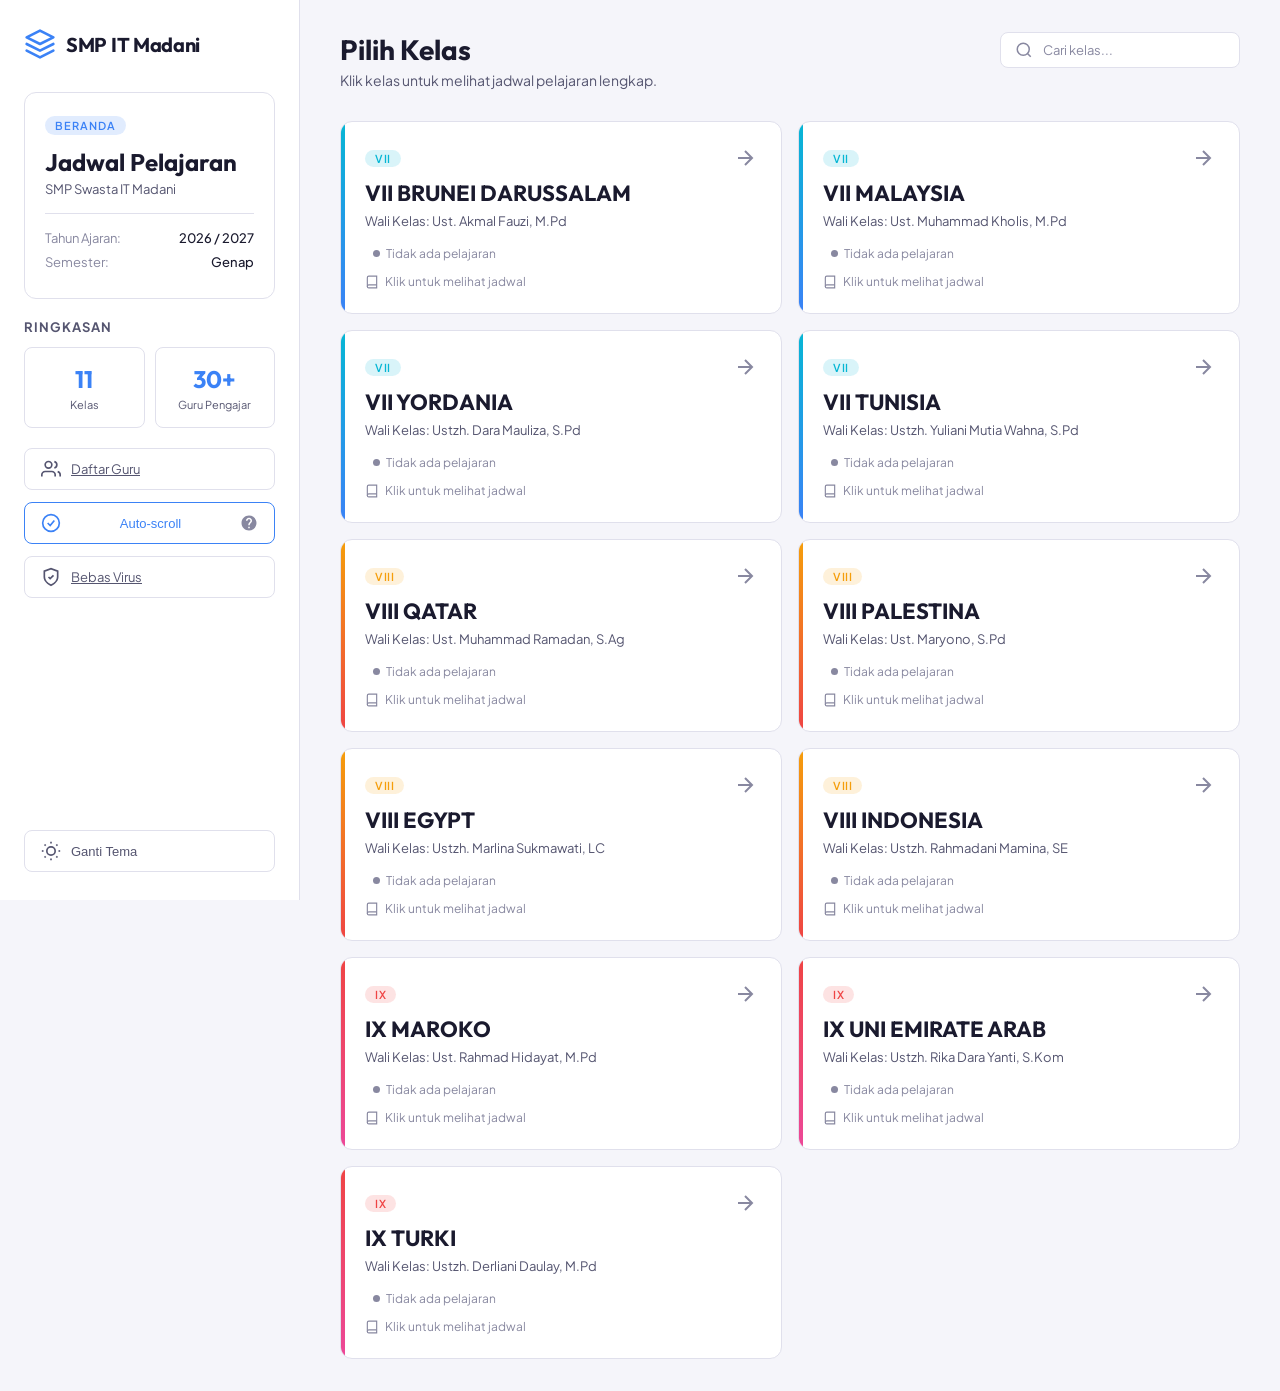
<file: full/index.html>
<!DOCTYPE html>
<html lang="id">
<head>
    <meta charset="UTF-8">
    <meta name="viewport" content="width=device-width, initial-scale=1.0">
    <title>Jadwal Pelajaran - SMP Swasta IT Madani</title>
    <meta name="theme-color" content="#0a0c10">
    <link rel="manifest" href="manifest.json">
    <link rel="icon" href="icon.svg" type="image/svg+xml">
    <link rel="preconnect" href="https://fonts.googleapis.com">
    <link rel="preconnect" href="https://fonts.gstatic.com" crossorigin>
    <link href="https://fonts.googleapis.com/css2?family=Outfit:wght@300;400;500;600;700;800&family=Plus+Jakarta+Sans:wght@300;400;500;600;700&display=swap" rel="stylesheet">
    <link rel="stylesheet" href="home.css">
</head>
<body class="light-theme">
    <header class="mobile-header">
        <button id="menu-toggle" class="menu-btn" aria-label="Buka menu">
            <svg viewBox="0 0 24 24" fill="none" stroke="currentColor" stroke-width="2" width="24" height="24">
                <line x1="3" y1="6" x2="21" y2="6"></line>
                <line x1="3" y1="12" x2="21" y2="12"></line>
                <line x1="3" y1="18" x2="21" y2="18"></line>
            </svg>
        </button>
        <span class="mobile-logo">SMP IT Madani</span>
    </header>
    <div class="sidebar-overlay" id="sidebar-overlay"></div>
    <div class="app-container">
        <aside class="sidebar">
            <div class="sidebar-header">
                <a href="index.html" class="logo-container">
                    <svg class="logo-icon" viewBox="0 0 24 24" fill="none" xmlns="http://www.w3.org/2000/svg">
                        <path d="M12 2L2 7L12 12L22 7L12 2Z" stroke="currentColor" stroke-width="2" stroke-linecap="round" stroke-linejoin="round"/>
                        <path d="M2 17L12 22L22 17" stroke="currentColor" stroke-width="2" stroke-linecap="round" stroke-linejoin="round"/>
                        <path d="M2 12L12 17L22 12" stroke="currentColor" stroke-width="2" stroke-linecap="round" stroke-linejoin="round"/>
                    </svg>
                    <span class="logo-text">SMP IT Madani</span>
                </a>
            </div>
            
            <div class="class-card">
                <div class="class-badge">BERANDA</div>
                <h1 class="class-title">Jadwal Pelajaran</h1>
                <p class="school-subtitle">SMP Swasta IT Madani</p>
                <div class="divider"></div>
                <div class="meta-row">
                    <span class="meta-label">Tahun Ajaran:</span>
                    <span class="meta-value">2026 / 2027</span>
                </div>
                <div class="meta-row">
                    <span class="meta-label">Semester:</span>
                    <span class="meta-value">Genap</span>
                </div>
            </div>

            <div class="stats-panel">
                <h3>Ringkasan</h3>
                <div class="stat-grid">
                    <div class="stat-card">
                        <span class="stat-num" id="total-classes">11</span>
                        <span class="stat-label">Kelas</span>
                    </div>
                    <div class="stat-card">
                        <span class="stat-num" id="total-teachers">30+</span>
                        <span class="stat-label">Guru Pengajar</span>
                    </div>
                </div>
            </div>

            <div class="sidebar-actions">
                <a href="teachers.html" class="theme-btn">
                    <span class="theme-btn-icon">
                        <svg viewBox="0 0 24 24" fill="none" stroke="currentColor" stroke-width="2" width="20" height="20">
                            <path d="M17 21v-2a4 4 0 0 0-4-4H5a4 4 0 0 0-4 4v2"></path>
                            <circle cx="9" cy="7" r="4"></circle>
                            <path d="M23 21v-2a4 4 0 0 0-3-3.87"></path>
                            <path d="M16 3.13a4 4 0 0 1 0 7.75"></path>
                        </svg>
                    </span>
                    <span class="theme-btn-text">Daftar Guru</span>
                </a>
            </div>

            <div class="sidebar-actions">
                <button id="autoscroll-toggle" class="theme-btn">
                    <span class="theme-btn-icon">
                        <svg viewBox="0 0 24 24" fill="none" stroke="currentColor" stroke-width="2" width="20" height="20">
                            <circle cx="12" cy="12" r="10"></circle>
                            <polyline points="8 12 11 15 16 9"></polyline>
                        </svg>
                    </span>
                    <span class="theme-btn-text">Auto-scroll</span>
                    <span class="info-badge" id="autoscroll-info">
                        <svg viewBox="0 0 24 24" fill="currentColor" width="18" height="18">
                            <path d="M12 2C6.48 2 2 6.48 2 12s4.48 10 10 10 10-4.48 10-10S17.52 2 12 2zm1 17h-2v-2h2v2zm2.07-7.75l-.9.92C13.45 12.9 13 13.5 13 15h-2v-.5c0-1.1.45-2.1 1.17-2.83l1.24-1.26c.37-.36.59-.86.59-1.41 0-1.1-.9-2-2-2s-2 .9-2 2H8c0-2.21 1.79-4 4-4s4 1.79 4 4c0 .88-.36 1.68-.93 2.25z"/>
                        </svg>
                        <span class="tooltip-text">Langsung scroll ke jadwal hari ini saat halaman kelas dibuka.</span>
                    </span>
                </button>
            </div>

            <div class="sidebar-actions">
                <button id="install-btn" class="theme-btn hidden">
                    <span class="theme-btn-icon">
                        <svg viewBox="0 0 24 24" fill="none" stroke="currentColor" stroke-width="2" width="20" height="20">
                            <path d="M21 15v4a2 2 0 0 1-2 2H5a2 2 0 0 1-2-2v-4"></path>
                            <polyline points="7 10 12 15 17 10"></polyline>
                            <line x1="12" y1="15" x2="12" y2="3"></line>
                        </svg>
                    </span>
                    <span class="theme-btn-text">Pasang Aplikasi</span>
                </button>
                <a href="https://www.virustotal.com/gui/url/15912cdc610478aff4cfbaedd28a2f4d679afb9b7dcfb62e82991675b9d9a222?nocache=1" target="_blank" class="theme-btn" rel="noopener noreferrer">
                    <span class="theme-btn-icon">
                        <svg viewBox="0 0 24 24" fill="none" stroke="currentColor" stroke-width="2" width="20" height="20">
                            <path d="M12 22s8-4 8-10V5l-8-3-8 3v7c0 6 8 10 8 10z"></path>
                            <polyline points="9 12 11 14 15 10"></polyline>
                        </svg>
                    </span>
                    <span class="theme-btn-text">Bebas Virus</span>
                </a>
            </div>

            <div class="theme-toggle-container">
                <button id="theme-toggle" class="theme-btn">
                    <span class="theme-btn-icon">
                        <svg class="sun-icon" viewBox="0 0 24 24" fill="none" stroke="currentColor" stroke-width="2">
                            <circle cx="12" cy="12" r="5"></circle>
                            <line x1="12" y1="1" x2="12" y2="3"></line>
                            <line x1="12" y1="21" x2="12" y2="23"></line>
                            <line x1="4.22" y1="4.22" x2="5.64" y2="5.64"></line>
                            <line x1="18.36" y1="18.36" x2="19.78" y2="19.78"></line>
                            <line x1="1" y1="12" x2="3" y2="12"></line>
                            <line x1="21" y1="12" x2="23" y2="12"></line>
                            <line x1="4.22" y1="19.78" x2="5.64" y2="18.36"></line>
                            <line x1="18.36" y1="4.22" x2="19.78" y2="5.64"></line>
                        </svg>
                        <svg class="moon-icon" viewBox="0 0 24 24" fill="none" stroke="currentColor" stroke-width="2">
                            <path d="M21 12.79A9 9 0 1 1 11.21 3 7 7 0 0 0 21 12.79z"></path>
                        </svg>
                    </span>
                    <span class="theme-btn-text">Ganti Tema</span>
                </button>
            </div>
        </aside>

        <main class="main-content">
            <header class="content-header">
                <div class="header-left">
                    <h2 class="section-title">Pilih Kelas</h2>
                    <p class="section-desc">Klik kelas untuk melihat jadwal pelajaran lengkap.</p>
                </div>
                <div class="header-actions">
                    <div class="search-box">
                        <svg class="search-icon" viewBox="0 0 24 24" fill="none" stroke="currentColor" stroke-width="2">
                            <circle cx="11" cy="11" r="8"></circle>
                            <line x1="21" y1="21" x2="16.65" y2="16.65"></line>
                        </svg>
                        <input type="text" id="search-input" placeholder="Cari kelas...">
                    </div>
                </div>
            </header>

            <div class="class-grid" id="class-grid">
            </div>
        </main>
    </div>

    <script src="home.js"></script>
    <script>
    if ('serviceWorker' in navigator) {
        navigator.serviceWorker.register('sw.js');
    }
    </script>
</body>
</html>
</file>
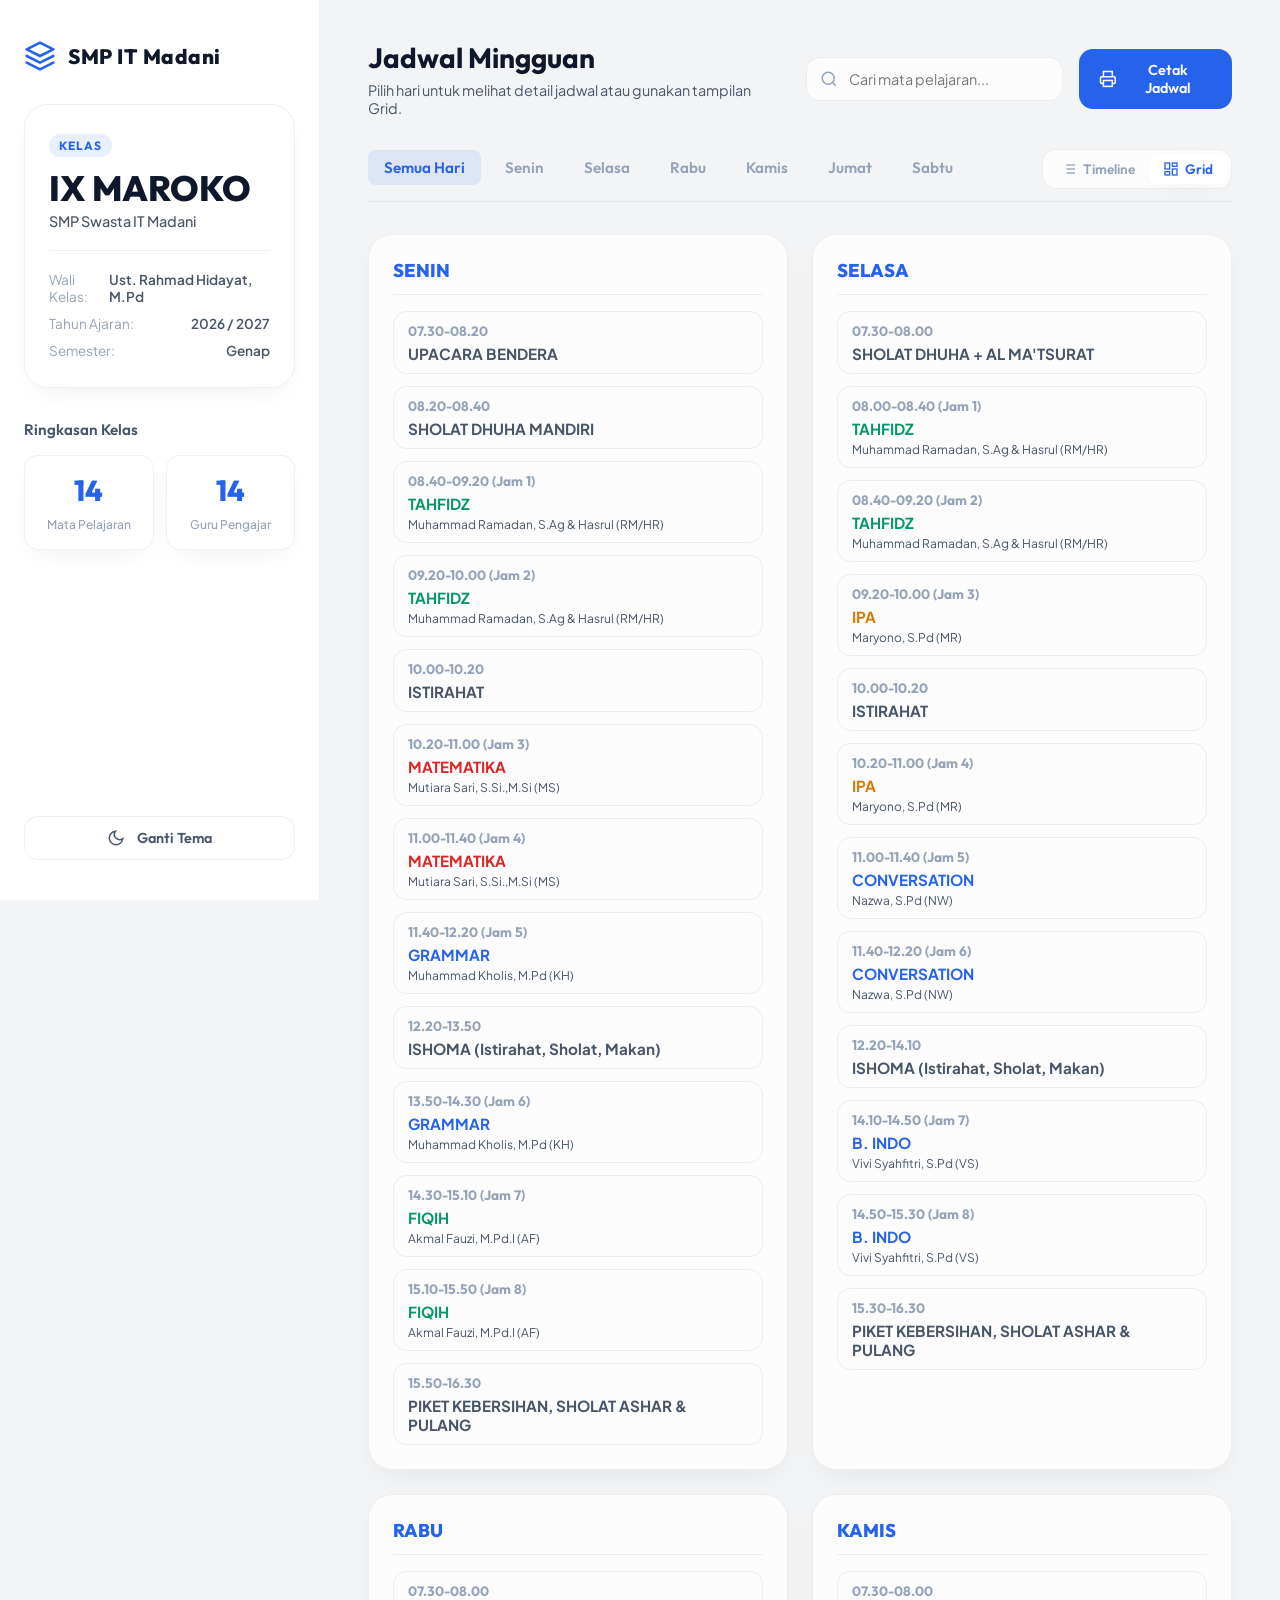
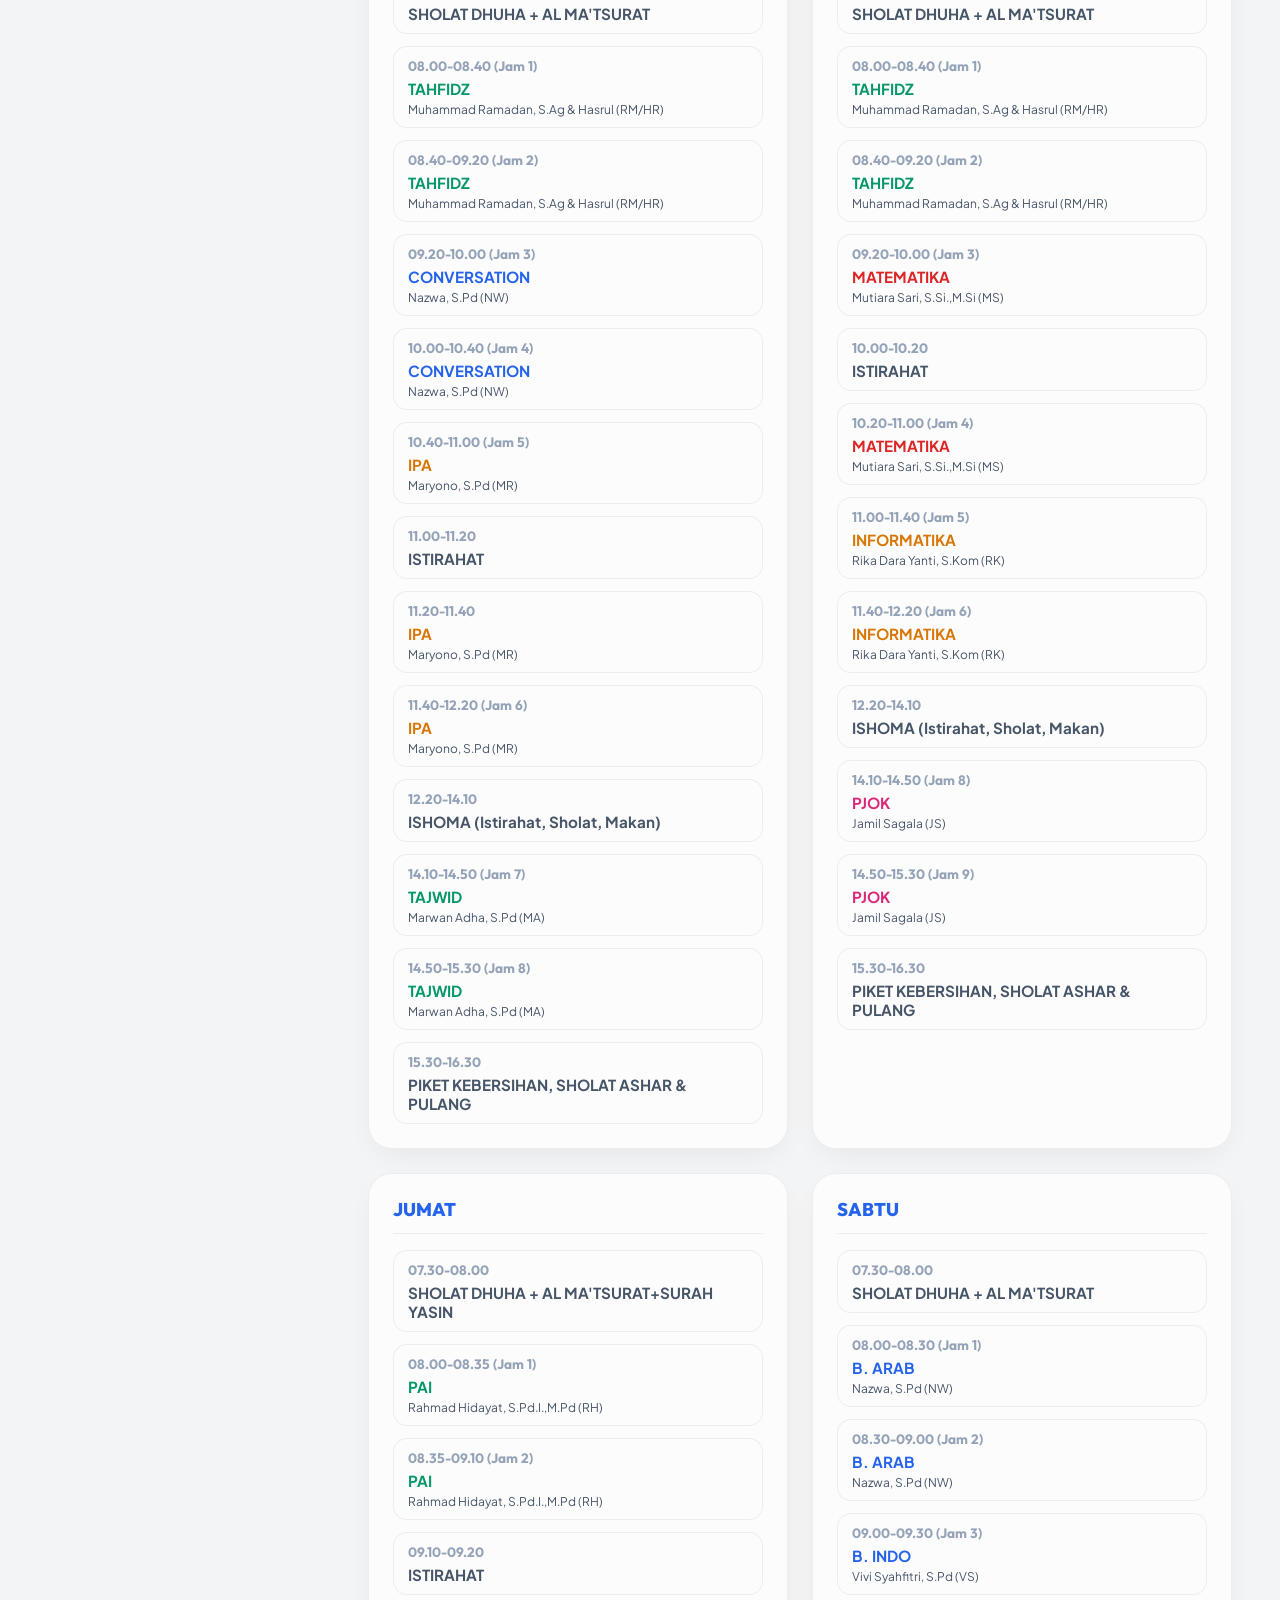
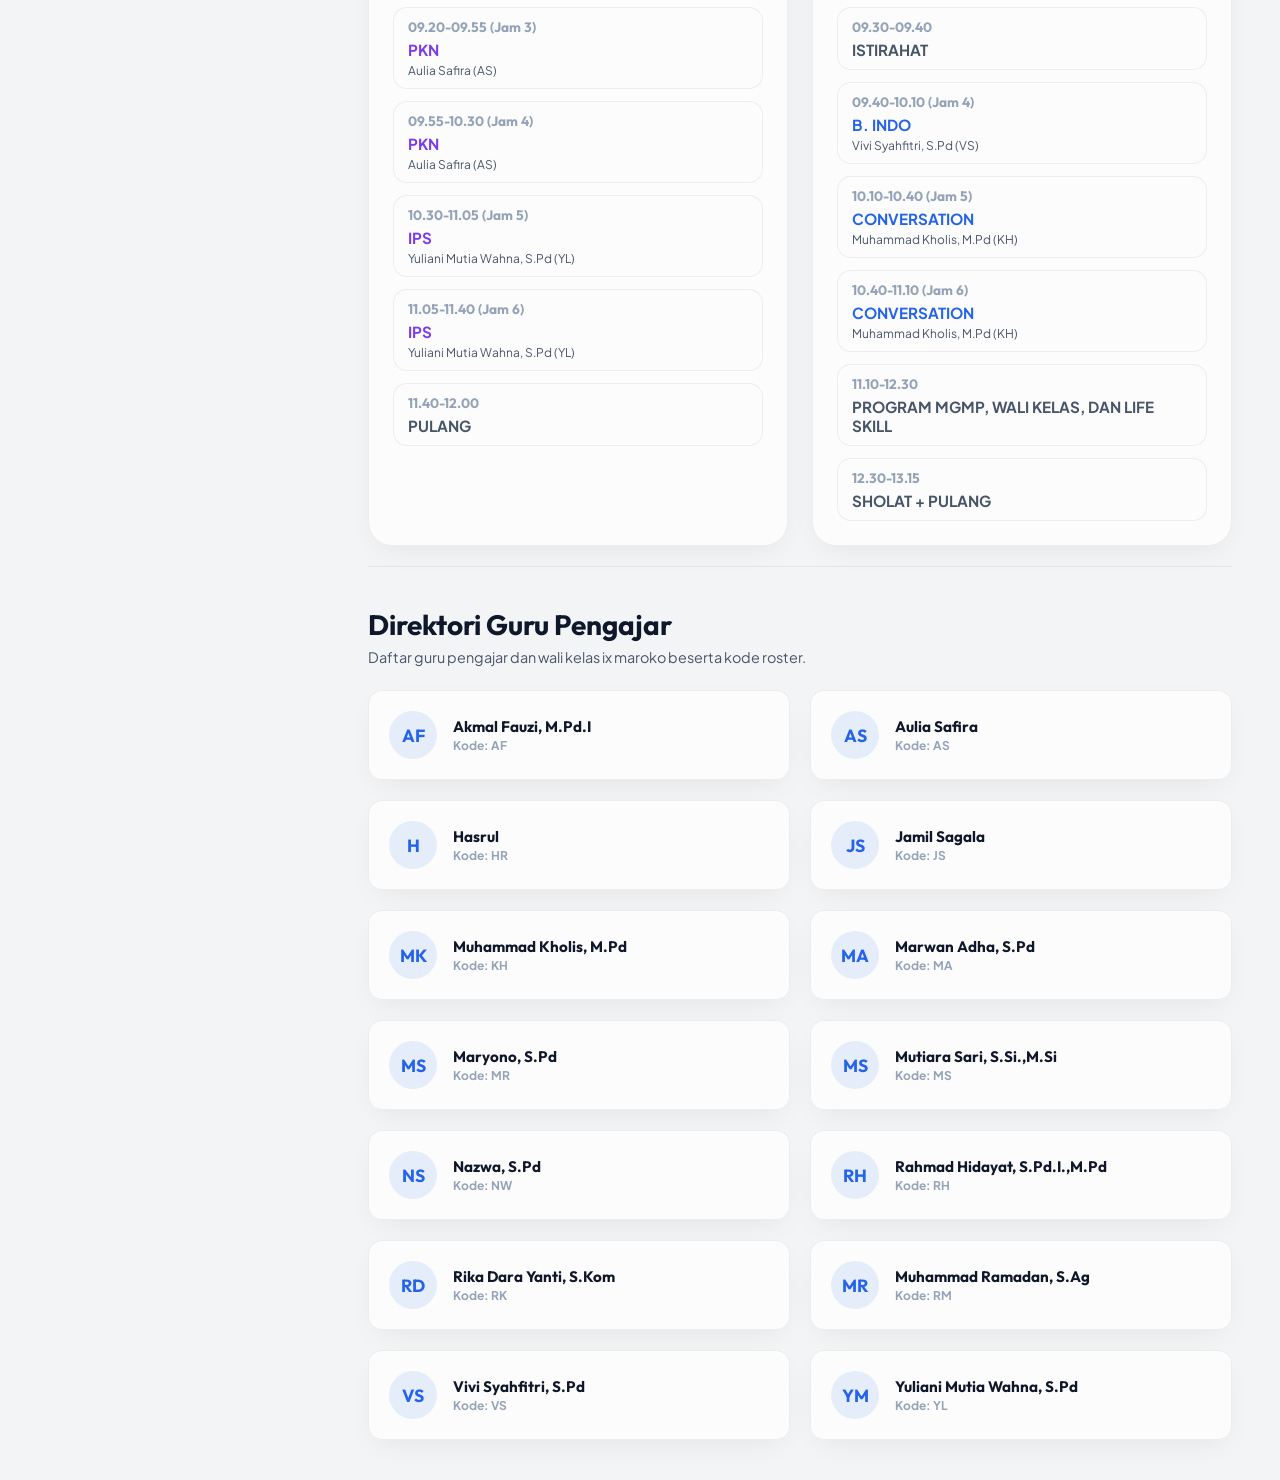
<file: full/IX_MAROKO/index.html>
<!DOCTYPE html>
<html lang="id">
<head>
    <meta charset="UTF-8">
    <meta name="viewport" content="width=device-width, initial-scale=1.0">
    <title>Jadwal Pelajaran IX MAROKO - SMP Swasta IT Madani</title>
    <meta name="theme-color" content="#0a0c10">
    <link rel="manifest" href="../manifest.json">
    <link rel="icon" href="../icon.svg" type="image/svg+xml">
    <link rel="preconnect" href="https://fonts.googleapis.com">
    <link rel="preconnect" href="https://fonts.gstatic.com" crossorigin>
    <link href="https://fonts.googleapis.com/css2?family=Outfit:wght@300;400;500;600;700;800&family=Plus+Jakarta+Sans:wght@300;400;500;600;700&display=swap" rel="stylesheet">
    <link rel="stylesheet" href="style.css">
</head>
<body class="light-theme">
    <div class="app-container">
        <aside class="sidebar">
            <div class="sidebar-header">
                <a href="../index.html" class="logo-container">
                    <svg class="logo-icon" viewBox="0 0 24 24" fill="none" xmlns="http://www.w3.org/2000/svg">
                        <path d="M12 2L2 7L12 12L22 7L12 2Z" stroke="currentColor" stroke-width="2" stroke-linecap="round" stroke-linejoin="round"/>
                        <path d="M2 17L12 22L22 17" stroke="currentColor" stroke-width="2" stroke-linecap="round" stroke-linejoin="round"/>
                        <path d="M2 12L12 17L22 12" stroke="currentColor" stroke-width="2" stroke-linecap="round" stroke-linejoin="round"/>
                    </svg>
                    <span class="logo-text">SMP IT Madani</span>
                </a>
            </div>
            
            <div class="class-card">
                <div class="class-badge">KELAS</div>
                <h1 class="class-title">IX MAROKO</h1>
                <p class="school-subtitle">SMP Swasta IT Madani</p>
                <div class="divider"></div>
                <div class="meta-row">
                    <span class="meta-label">Wali Kelas:</span>
                    <span class="meta-value">Ust. Rahmad Hidayat, M.Pd</span>
                </div>
                <div class="meta-row">
                    <span class="meta-label">Tahun Ajaran:</span>
                    <span class="meta-value">2026 / 2027</span>
                </div>
                <div class="meta-row">
                    <span class="meta-label">Semester:</span>
                    <span class="meta-value">Genap</span>
                </div>
            </div>

            <div class="stats-panel">
                <h3>Ringkasan Kelas</h3>
                <div class="stat-grid">
                    <div class="stat-card">
                        <span class="stat-num" id="total-subjects">0</span>
                        <span class="stat-label">Mata Pelajaran</span>
                    </div>
                    <div class="stat-card">
                        <span class="stat-num" id="total-teachers">0</span>
                        <span class="stat-label">Guru Pengajar</span>
                    </div>
                </div>
            </div>

            <div class="theme-toggle-container">
                <button id="theme-toggle" class="theme-btn">
                    <span class="theme-btn-icon">
                        <svg class="sun-icon" viewBox="0 0 24 24" fill="none" stroke="currentColor" stroke-width="2">
                            <circle cx="12" cy="12" r="5"></circle>
                            <line x1="12" y1="1" x2="12" y2="3"></line>
                            <line x1="12" y1="21" x2="12" y2="23"></line>
                            <line x1="4.22" y1="4.22" x2="5.64" y2="5.64"></line>
                            <line x1="18.36" y1="18.36" x2="19.78" y2="19.78"></line>
                            <line x1="1" y1="12" x2="3" y2="12"></line>
                            <line x1="21" y1="12" x2="23" y2="12"></line>
                            <line x1="4.22" y1="19.78" x2="5.64" y2="18.36"></line>
                            <line x1="18.36" y1="4.22" x2="19.78" y2="5.64"></line>
                        </svg>
                        <svg class="moon-icon" viewBox="0 0 24 24" fill="none" stroke="currentColor" stroke-width="2">
                            <path d="M21 12.79A9 9 0 1 1 11.21 3 7 7 0 0 0 21 12.79z"></path>
                        </svg>
                    </span>
                    <span class="theme-btn-text">Ganti Tema</span>
                </button>
            </div>
        </aside>

        <main class="main-content">
            <header class="content-header">
                <div class="header-left">
                    <h2 class="section-title">Jadwal Mingguan</h2>
                    <p class="section-desc">Pilih hari untuk melihat detail jadwal atau gunakan tampilan Grid.</p>
                </div>
                <div class="header-actions">
                    <div class="search-box">
                        <svg class="search-icon" viewBox="0 0 24 24" fill="none" stroke="currentColor" stroke-width="2">
                            <circle cx="11" cy="11" r="8"></circle>
                            <line x1="21" y1="21" x2="16.65" y2="16.65"></line>
                        </svg>
                        <input type="text" id="search-input" placeholder="Cari mata pelajaran...">
                    </div>
                    <button class="btn btn-primary" onclick="window.print()">
                        <svg class="btn-icon" viewBox="0 0 24 24" fill="none" stroke="currentColor" stroke-width="2">
                            <polyline points="6 9 6 2 18 2 18 9"></polyline>
                            <path d="M6 18H4a2 2 0 0 1-2-2v-5a2 2 0 0 1 2-2h16a2 2 0 0 1 2 2v5a2 2 0 0 1-2 2h-2"></path>
                            <rect x="6" y="14" width="12" height="8"></rect>
                        </svg>
                        Cetak Jadwal
                    </button>
                </div>
            </header>

            <div class="navigation-controls">
                <div class="tabs-container">
                    <button class="tab-btn active" data-day="ALL">Semua Hari</button>
                    <button class="tab-btn" data-day="SENIN">Senin</button>
                    <button class="tab-btn" data-day="SELASA">Selasa</button>
                    <button class="tab-btn" data-day="RABU">Rabu</button>
                    <button class="tab-btn" data-day="KAMIS">Kamis</button>
                    <button class="tab-btn" data-day="JUMAT">Jumat</button>
                    <button class="tab-btn" data-day="SABTU">Sabtu</button>
                </div>
                
                <div class="view-toggle">
                    <button class="toggle-btn" id="view-timeline">
                        <svg viewBox="0 0 24 24" fill="none" stroke="currentColor" stroke-width="2">
                            <line x1="8" y1="6" x2="21" y2="6"></line>
                            <line x1="8" y1="12" x2="21" y2="12"></line>
                            <line x1="8" y1="18" x2="21" y2="18"></line>
                            <line x1="3" y1="6" x2="3.01" y2="6"></line>
                            <line x1="3" y1="12" x2="3.01" y2="12"></line>
                            <line x1="3" y1="18" x2="3.01" y2="18"></line>
                        </svg>
                        Timeline
                    </button>
                    <button class="toggle-btn active" id="view-grid">
                        <svg viewBox="0 0 24 24" fill="none" stroke="currentColor" stroke-width="2">
                            <rect x="3" y="3" width="7" height="9"></rect>
                            <rect x="14" y="3" width="7" height="5"></rect>
                            <rect x="14" y="12" width="7" height="9"></rect>
                            <rect x="3" y="16" width="7" height="5"></rect>
                        </svg>
                        Grid
                    </button>
                </div>
            </div>

            <div id="schedule-container" class="timeline-view">
            </div>

            <section class="teacher-section">
                <div class="section-header-inline">
                    <h2 class="section-title">Direktori Guru Pengajar</h2>
                    <p class="section-desc">Daftar guru pengajar dan wali kelas ix maroko beserta kode roster.</p>
                </div>
                <div class="teacher-grid" id="teacher-grid">
                </div>
            </section>
        </main>
    </div>

    <div class="print-only">
        <div class="print-header">
            <h2>SMP SWASTA IT MADANI</h2>
            <h1>JADWAL PELAJARAN KELAS IX MAROKO</h1>
            <p>Tahun Pelajaran: 2026/2027 | Wali Kelas: Ust. Rahmad Hidayat, M.Pd</p>
        </div>
        <table class="print-table">
            <thead>
                <tr>
                    <th>Waktu</th>
                    <th>Senin</th>
                    <th>Selasa</th>
                    <th>Rabu</th>
                    <th>Kamis</th>
                    <th>Jumat</th>
                    <th>Sabtu</th>
                </tr>
            </thead>
            <tbody id="print-table-body">
            </tbody>
        </table>
    </div>

    <script src="script.js"></script>
    <script>
    if ('serviceWorker' in navigator) {
        navigator.serviceWorker.register('../sw.js');
    }
    </script>
</body>
</html>
</file>
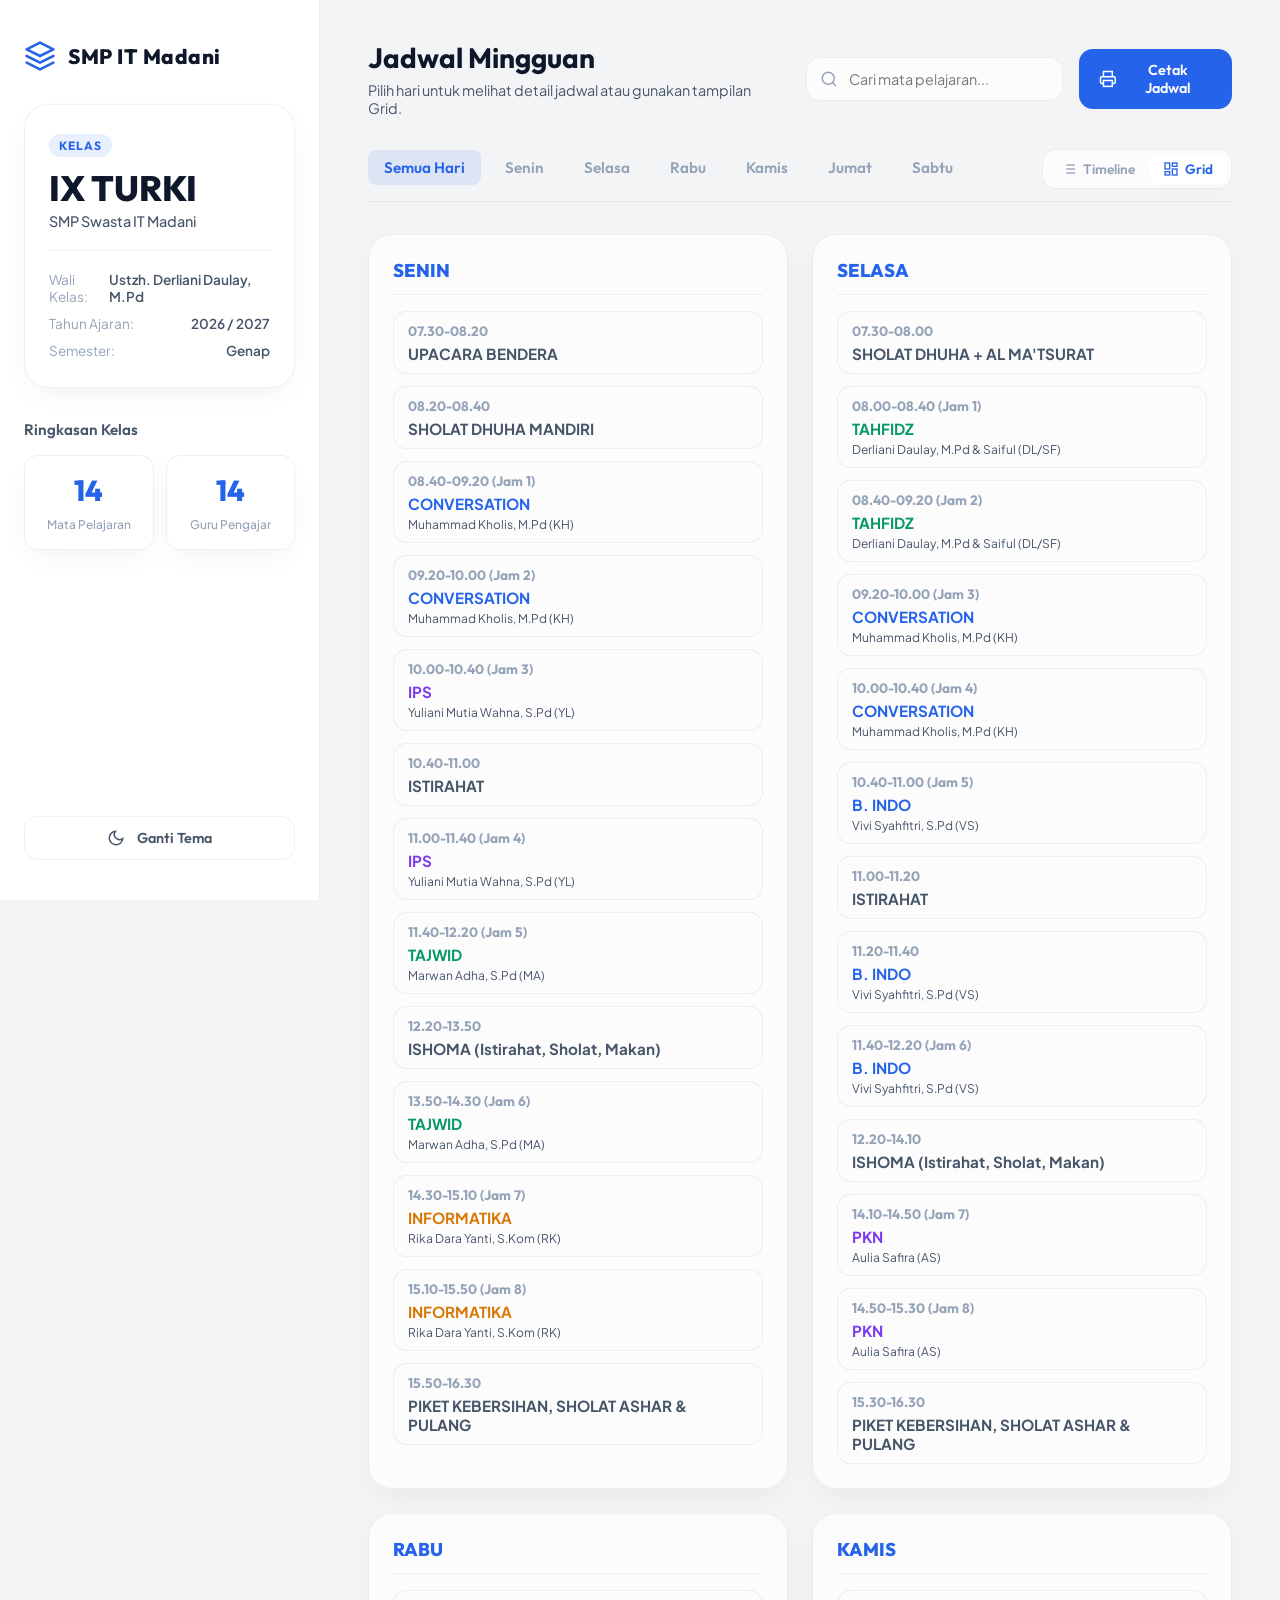
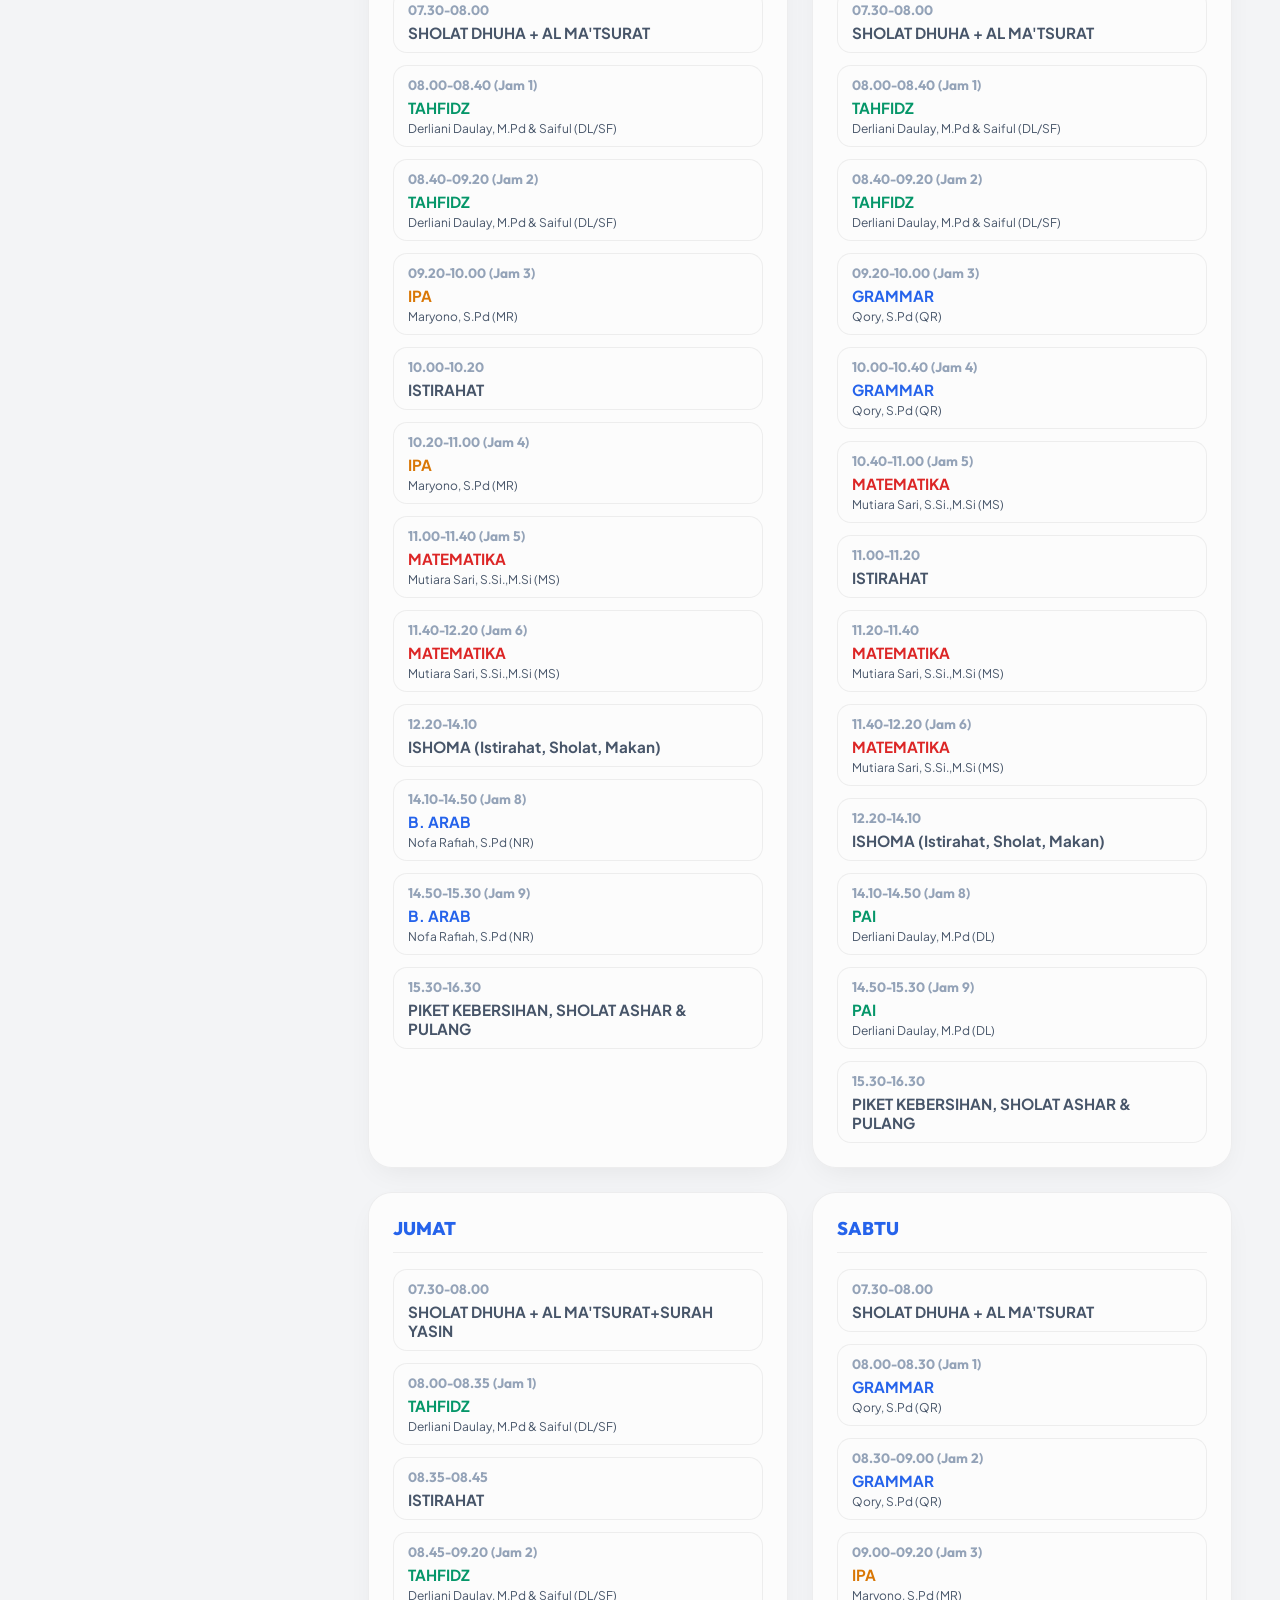
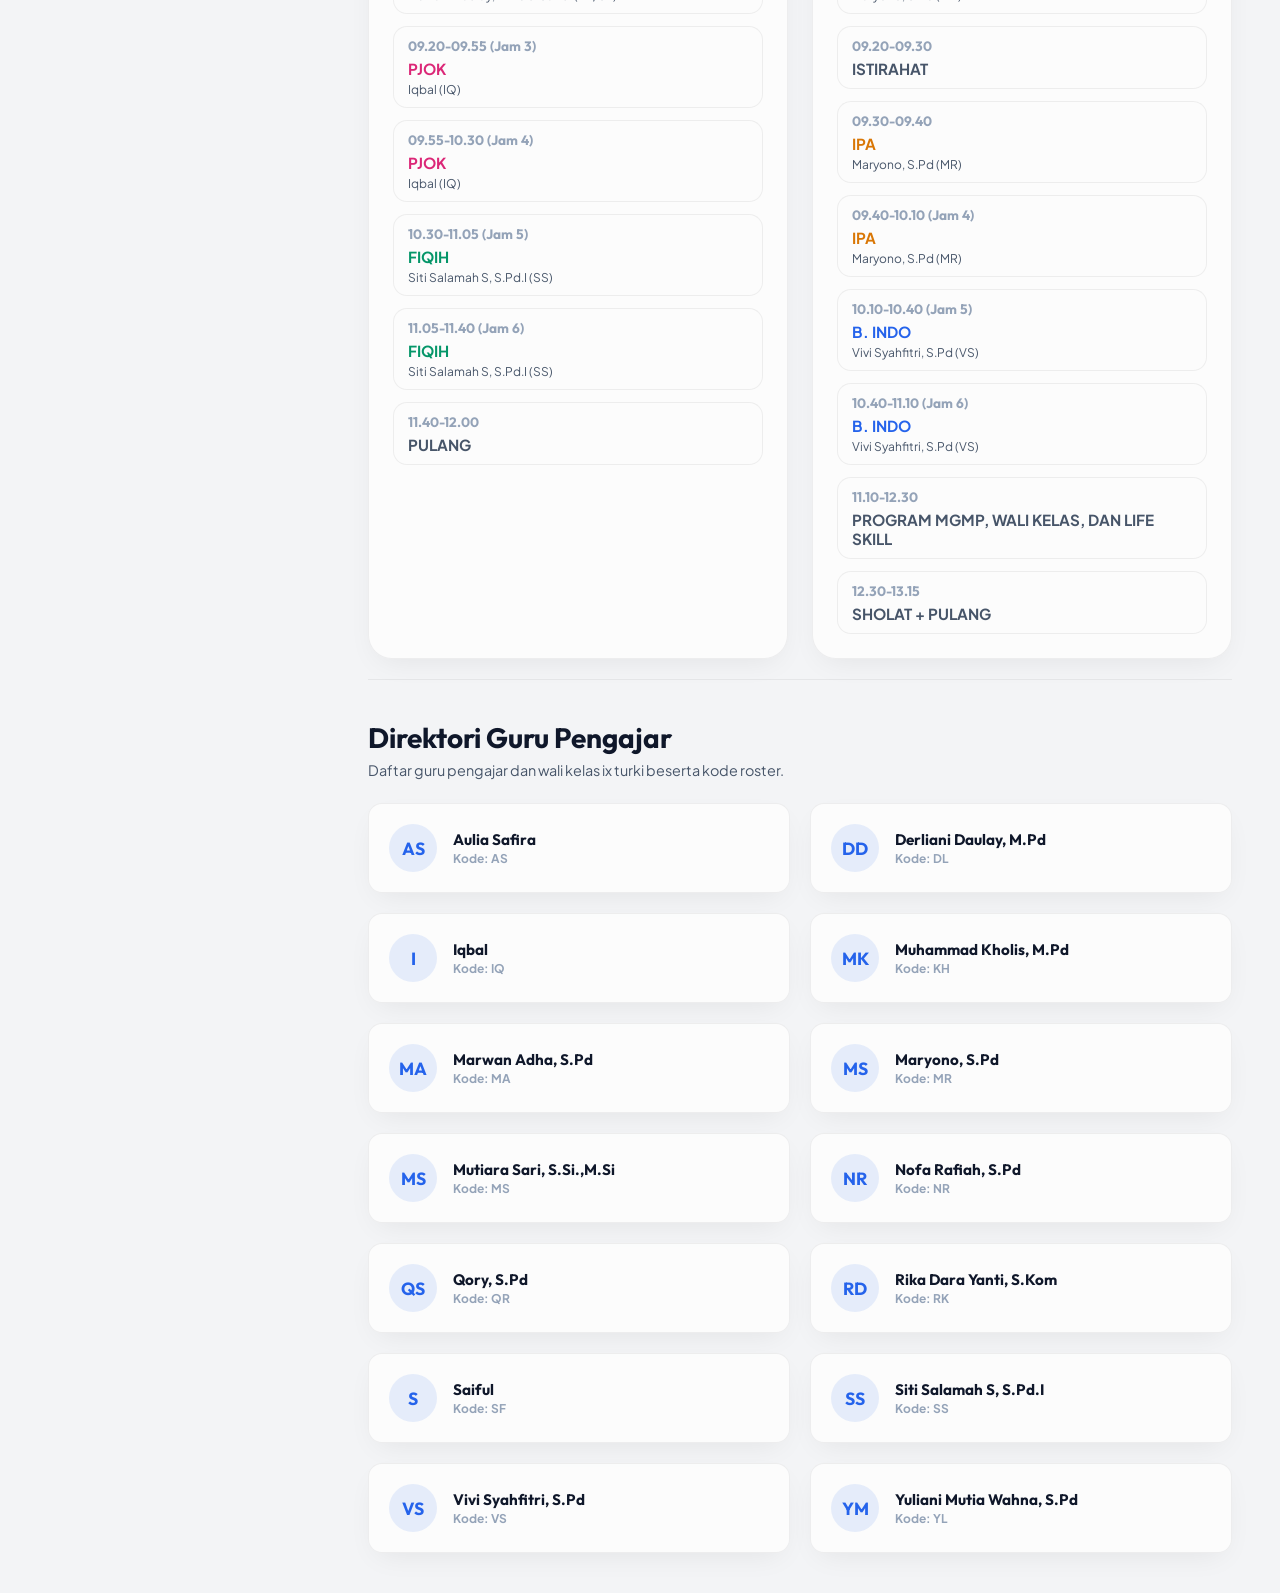
<file: full/IX_TURKI/index.html>
<!DOCTYPE html>
<html lang="id">
<head>
    <meta charset="UTF-8">
    <meta name="viewport" content="width=device-width, initial-scale=1.0">
    <title>Jadwal Pelajaran IX TURKI - SMP Swasta IT Madani</title>
    <meta name="theme-color" content="#0a0c10">
    <link rel="manifest" href="../manifest.json">
    <link rel="icon" href="../icon.svg" type="image/svg+xml">
    <link rel="preconnect" href="https://fonts.googleapis.com">
    <link rel="preconnect" href="https://fonts.gstatic.com" crossorigin>
    <link href="https://fonts.googleapis.com/css2?family=Outfit:wght@300;400;500;600;700;800&family=Plus+Jakarta+Sans:wght@300;400;500;600;700&display=swap" rel="stylesheet">
    <link rel="stylesheet" href="style.css">
</head>
<body class="light-theme">
    <div class="app-container">
        <aside class="sidebar">
            <div class="sidebar-header">
                <a href="../index.html" class="logo-container">
                    <svg class="logo-icon" viewBox="0 0 24 24" fill="none" xmlns="http://www.w3.org/2000/svg">
                        <path d="M12 2L2 7L12 12L22 7L12 2Z" stroke="currentColor" stroke-width="2" stroke-linecap="round" stroke-linejoin="round"/>
                        <path d="M2 17L12 22L22 17" stroke="currentColor" stroke-width="2" stroke-linecap="round" stroke-linejoin="round"/>
                        <path d="M2 12L12 17L22 12" stroke="currentColor" stroke-width="2" stroke-linecap="round" stroke-linejoin="round"/>
                    </svg>
                    <span class="logo-text">SMP IT Madani</span>
                </a>
            </div>
            
            <div class="class-card">
                <div class="class-badge">KELAS</div>
                <h1 class="class-title">IX TURKI</h1>
                <p class="school-subtitle">SMP Swasta IT Madani</p>
                <div class="divider"></div>
                <div class="meta-row">
                    <span class="meta-label">Wali Kelas:</span>
                    <span class="meta-value">Ustzh. Derliani Daulay, M.Pd</span>
                </div>
                <div class="meta-row">
                    <span class="meta-label">Tahun Ajaran:</span>
                    <span class="meta-value">2026 / 2027</span>
                </div>
                <div class="meta-row">
                    <span class="meta-label">Semester:</span>
                    <span class="meta-value">Genap</span>
                </div>
            </div>

            <div class="stats-panel">
                <h3>Ringkasan Kelas</h3>
                <div class="stat-grid">
                    <div class="stat-card">
                        <span class="stat-num" id="total-subjects">0</span>
                        <span class="stat-label">Mata Pelajaran</span>
                    </div>
                    <div class="stat-card">
                        <span class="stat-num" id="total-teachers">0</span>
                        <span class="stat-label">Guru Pengajar</span>
                    </div>
                </div>
            </div>

            <div class="theme-toggle-container">
                <button id="theme-toggle" class="theme-btn">
                    <span class="theme-btn-icon">
                        <svg class="sun-icon" viewBox="0 0 24 24" fill="none" stroke="currentColor" stroke-width="2">
                            <circle cx="12" cy="12" r="5"></circle>
                            <line x1="12" y1="1" x2="12" y2="3"></line>
                            <line x1="12" y1="21" x2="12" y2="23"></line>
                            <line x1="4.22" y1="4.22" x2="5.64" y2="5.64"></line>
                            <line x1="18.36" y1="18.36" x2="19.78" y2="19.78"></line>
                            <line x1="1" y1="12" x2="3" y2="12"></line>
                            <line x1="21" y1="12" x2="23" y2="12"></line>
                            <line x1="4.22" y1="19.78" x2="5.64" y2="18.36"></line>
                            <line x1="18.36" y1="4.22" x2="19.78" y2="5.64"></line>
                        </svg>
                        <svg class="moon-icon" viewBox="0 0 24 24" fill="none" stroke="currentColor" stroke-width="2">
                            <path d="M21 12.79A9 9 0 1 1 11.21 3 7 7 0 0 0 21 12.79z"></path>
                        </svg>
                    </span>
                    <span class="theme-btn-text">Ganti Tema</span>
                </button>
            </div>
        </aside>

        <main class="main-content">
            <header class="content-header">
                <div class="header-left">
                    <h2 class="section-title">Jadwal Mingguan</h2>
                    <p class="section-desc">Pilih hari untuk melihat detail jadwal atau gunakan tampilan Grid.</p>
                </div>
                <div class="header-actions">
                    <div class="search-box">
                        <svg class="search-icon" viewBox="0 0 24 24" fill="none" stroke="currentColor" stroke-width="2">
                            <circle cx="11" cy="11" r="8"></circle>
                            <line x1="21" y1="21" x2="16.65" y2="16.65"></line>
                        </svg>
                        <input type="text" id="search-input" placeholder="Cari mata pelajaran...">
                    </div>
                    <button class="btn btn-primary" onclick="window.print()">
                        <svg class="btn-icon" viewBox="0 0 24 24" fill="none" stroke="currentColor" stroke-width="2">
                            <polyline points="6 9 6 2 18 2 18 9"></polyline>
                            <path d="M6 18H4a2 2 0 0 1-2-2v-5a2 2 0 0 1 2-2h16a2 2 0 0 1 2 2v5a2 2 0 0 1-2 2h-2"></path>
                            <rect x="6" y="14" width="12" height="8"></rect>
                        </svg>
                        Cetak Jadwal
                    </button>
                </div>
            </header>

            <div class="navigation-controls">
                <div class="tabs-container">
                    <button class="tab-btn active" data-day="ALL">Semua Hari</button>
                    <button class="tab-btn" data-day="SENIN">Senin</button>
                    <button class="tab-btn" data-day="SELASA">Selasa</button>
                    <button class="tab-btn" data-day="RABU">Rabu</button>
                    <button class="tab-btn" data-day="KAMIS">Kamis</button>
                    <button class="tab-btn" data-day="JUMAT">Jumat</button>
                    <button class="tab-btn" data-day="SABTU">Sabtu</button>
                </div>
                
                <div class="view-toggle">
                    <button class="toggle-btn" id="view-timeline">
                        <svg viewBox="0 0 24 24" fill="none" stroke="currentColor" stroke-width="2">
                            <line x1="8" y1="6" x2="21" y2="6"></line>
                            <line x1="8" y1="12" x2="21" y2="12"></line>
                            <line x1="8" y1="18" x2="21" y2="18"></line>
                            <line x1="3" y1="6" x2="3.01" y2="6"></line>
                            <line x1="3" y1="12" x2="3.01" y2="12"></line>
                            <line x1="3" y1="18" x2="3.01" y2="18"></line>
                        </svg>
                        Timeline
                    </button>
                    <button class="toggle-btn active" id="view-grid">
                        <svg viewBox="0 0 24 24" fill="none" stroke="currentColor" stroke-width="2">
                            <rect x="3" y="3" width="7" height="9"></rect>
                            <rect x="14" y="3" width="7" height="5"></rect>
                            <rect x="14" y="12" width="7" height="9"></rect>
                            <rect x="3" y="16" width="7" height="5"></rect>
                        </svg>
                        Grid
                    </button>
                </div>
            </div>

            <div id="schedule-container" class="timeline-view">
            </div>

            <section class="teacher-section">
                <div class="section-header-inline">
                    <h2 class="section-title">Direktori Guru Pengajar</h2>
                    <p class="section-desc">Daftar guru pengajar dan wali kelas ix turki beserta kode roster.</p>
                </div>
                <div class="teacher-grid" id="teacher-grid">
                </div>
            </section>
        </main>
    </div>

    <div class="print-only">
        <div class="print-header">
            <h2>SMP SWASTA IT MADANI</h2>
            <h1>JADWAL PELAJARAN KELAS IX TURKI</h1>
            <p>Tahun Pelajaran: 2026/2027 | Wali Kelas: Ustzh. Derliani Daulay, M.Pd</p>
        </div>
        <table class="print-table">
            <thead>
                <tr>
                    <th>Waktu</th>
                    <th>Senin</th>
                    <th>Selasa</th>
                    <th>Rabu</th>
                    <th>Kamis</th>
                    <th>Jumat</th>
                    <th>Sabtu</th>
                </tr>
            </thead>
            <tbody id="print-table-body">
            </tbody>
        </table>
    </div>

    <script src="script.js"></script>
    <script>
    if ('serviceWorker' in navigator) {
        navigator.serviceWorker.register('../sw.js');
    }
    </script>
</body>
</html>
</file>
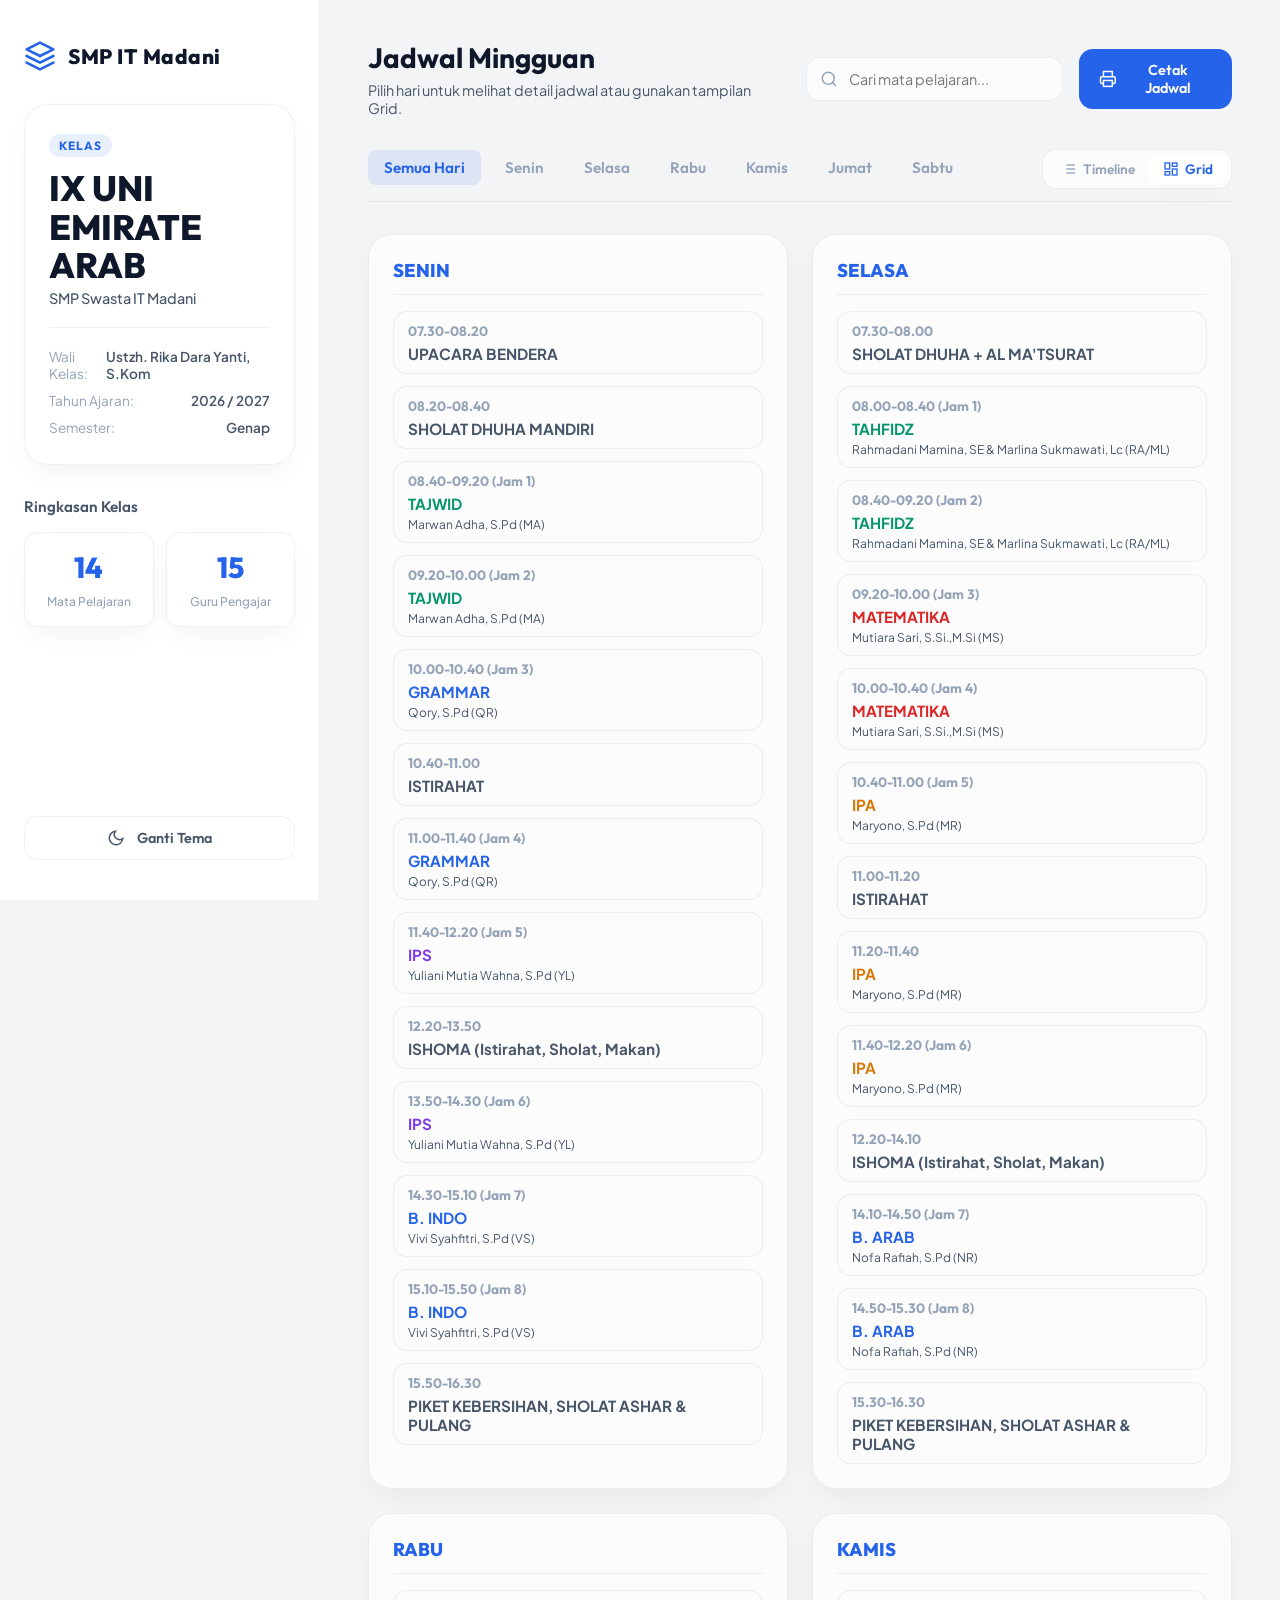
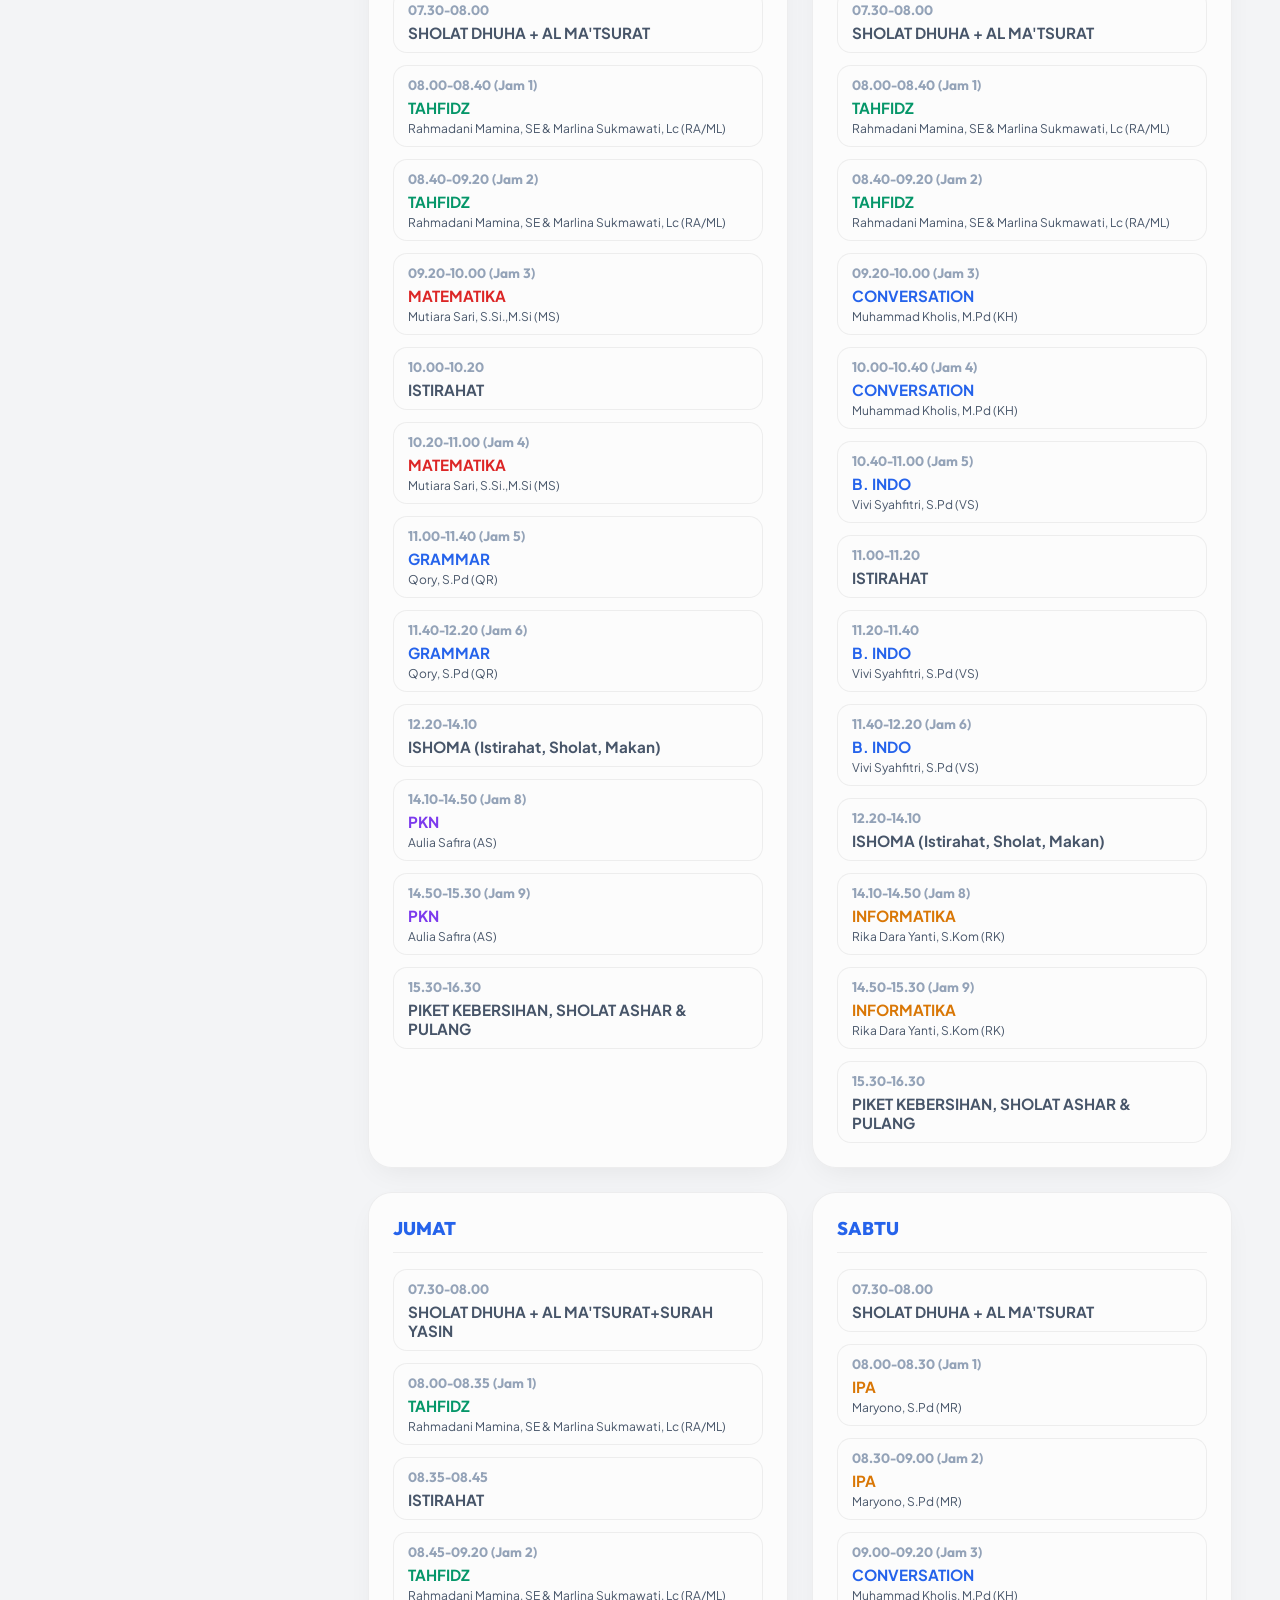
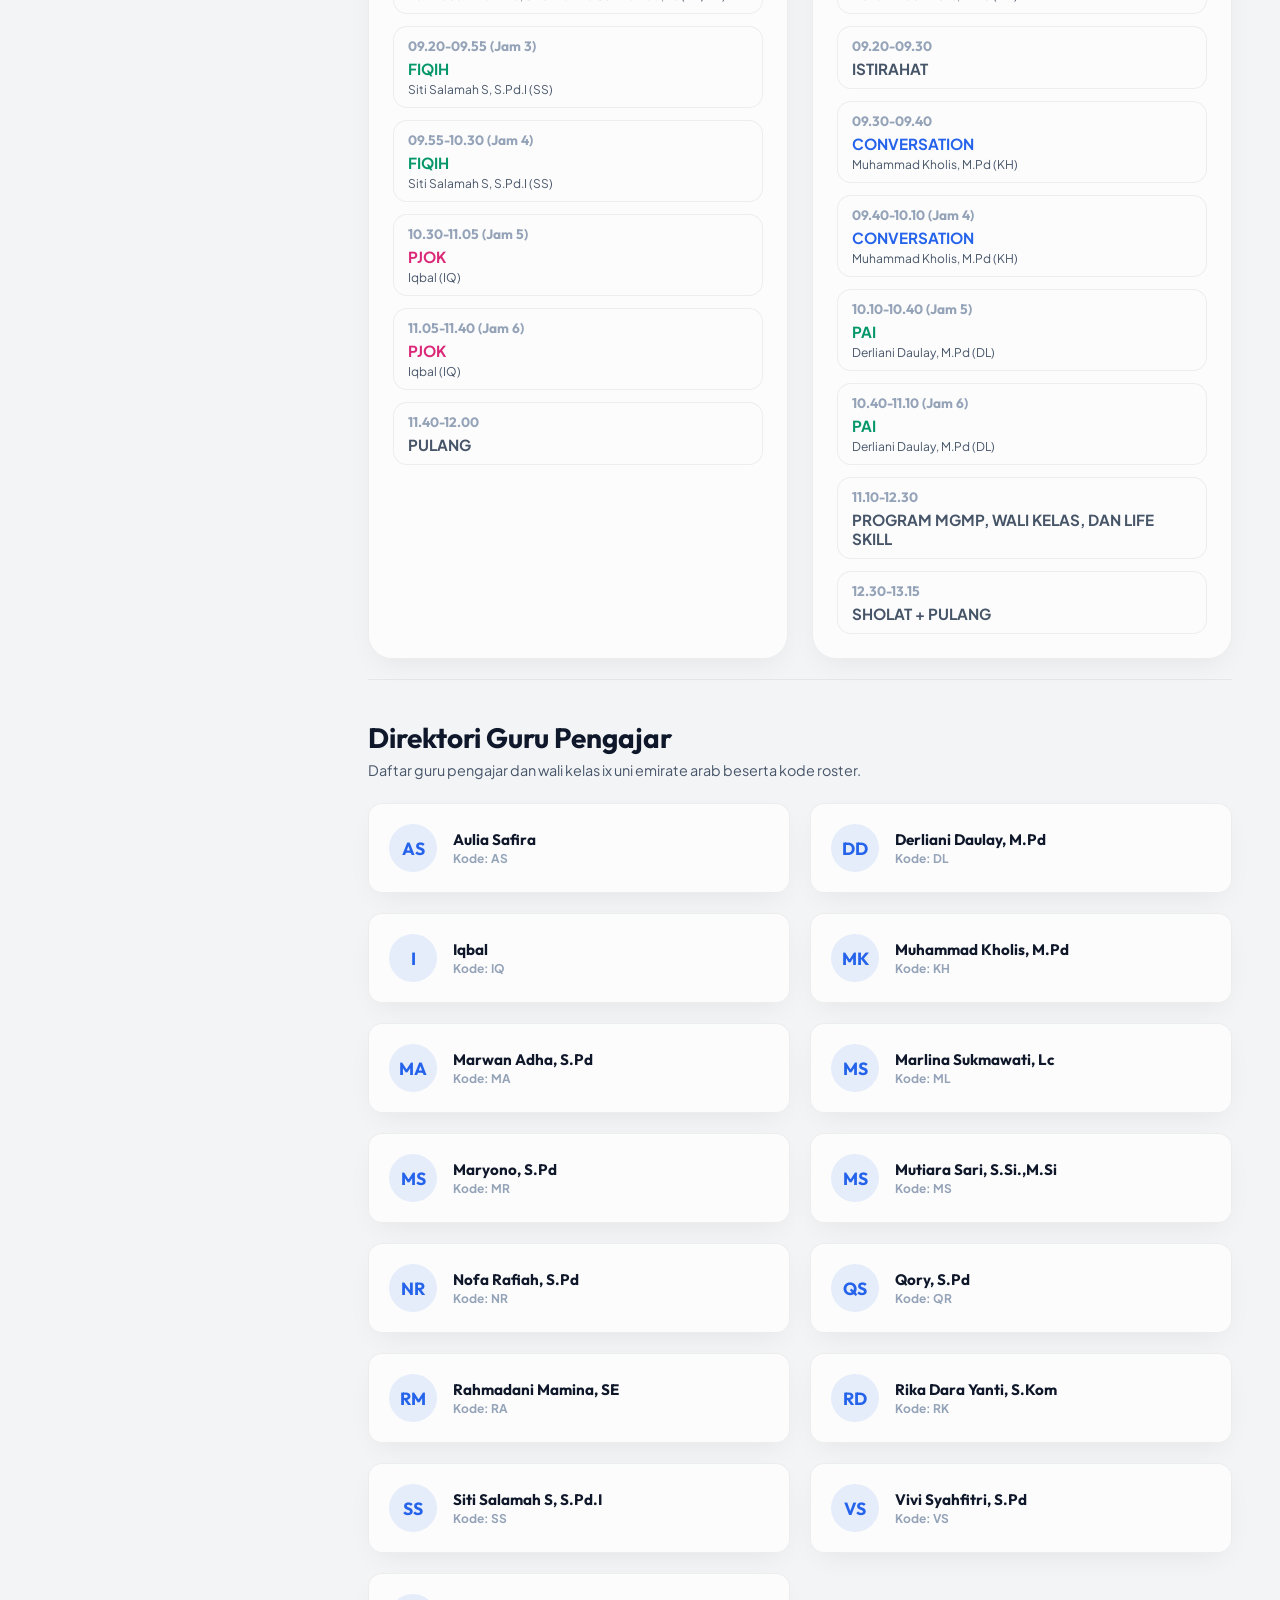
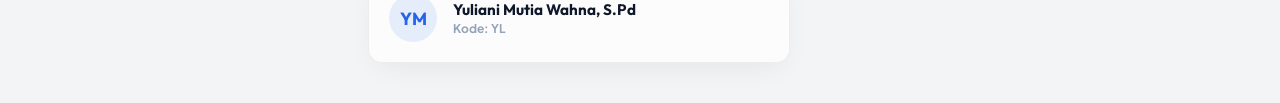
<file: full/IX_UNI_EMIRATE_ARAB/index.html>
<!DOCTYPE html>
<html lang="id">
<head>
    <meta charset="UTF-8">
    <meta name="viewport" content="width=device-width, initial-scale=1.0">
    <title>Jadwal Pelajaran IX UNI EMIRATE ARAB - SMP Swasta IT Madani</title>
    <meta name="theme-color" content="#0a0c10">
    <link rel="manifest" href="../manifest.json">
    <link rel="icon" href="../icon.svg" type="image/svg+xml">
    <link rel="preconnect" href="https://fonts.googleapis.com">
    <link rel="preconnect" href="https://fonts.gstatic.com" crossorigin>
    <link href="https://fonts.googleapis.com/css2?family=Outfit:wght@300;400;500;600;700;800&family=Plus+Jakarta+Sans:wght@300;400;500;600;700&display=swap" rel="stylesheet">
    <link rel="stylesheet" href="style.css">
</head>
<body class="light-theme">
    <div class="app-container">
        <aside class="sidebar">
            <div class="sidebar-header">
                <a href="../index.html" class="logo-container">
                    <svg class="logo-icon" viewBox="0 0 24 24" fill="none" xmlns="http://www.w3.org/2000/svg">
                        <path d="M12 2L2 7L12 12L22 7L12 2Z" stroke="currentColor" stroke-width="2" stroke-linecap="round" stroke-linejoin="round"/>
                        <path d="M2 17L12 22L22 17" stroke="currentColor" stroke-width="2" stroke-linecap="round" stroke-linejoin="round"/>
                        <path d="M2 12L12 17L22 12" stroke="currentColor" stroke-width="2" stroke-linecap="round" stroke-linejoin="round"/>
                    </svg>
                    <span class="logo-text">SMP IT Madani</span>
                </a>
            </div>
            
            <div class="class-card">
                <div class="class-badge">KELAS</div>
                <h1 class="class-title">IX UNI EMIRATE ARAB</h1>
                <p class="school-subtitle">SMP Swasta IT Madani</p>
                <div class="divider"></div>
                <div class="meta-row">
                    <span class="meta-label">Wali Kelas:</span>
                    <span class="meta-value">Ustzh. Rika Dara Yanti, S.Kom</span>
                </div>
                <div class="meta-row">
                    <span class="meta-label">Tahun Ajaran:</span>
                    <span class="meta-value">2026 / 2027</span>
                </div>
                <div class="meta-row">
                    <span class="meta-label">Semester:</span>
                    <span class="meta-value">Genap</span>
                </div>
            </div>

            <div class="stats-panel">
                <h3>Ringkasan Kelas</h3>
                <div class="stat-grid">
                    <div class="stat-card">
                        <span class="stat-num" id="total-subjects">0</span>
                        <span class="stat-label">Mata Pelajaran</span>
                    </div>
                    <div class="stat-card">
                        <span class="stat-num" id="total-teachers">0</span>
                        <span class="stat-label">Guru Pengajar</span>
                    </div>
                </div>
            </div>

            <div class="theme-toggle-container">
                <button id="theme-toggle" class="theme-btn">
                    <span class="theme-btn-icon">
                        <svg class="sun-icon" viewBox="0 0 24 24" fill="none" stroke="currentColor" stroke-width="2">
                            <circle cx="12" cy="12" r="5"></circle>
                            <line x1="12" y1="1" x2="12" y2="3"></line>
                            <line x1="12" y1="21" x2="12" y2="23"></line>
                            <line x1="4.22" y1="4.22" x2="5.64" y2="5.64"></line>
                            <line x1="18.36" y1="18.36" x2="19.78" y2="19.78"></line>
                            <line x1="1" y1="12" x2="3" y2="12"></line>
                            <line x1="21" y1="12" x2="23" y2="12"></line>
                            <line x1="4.22" y1="19.78" x2="5.64" y2="18.36"></line>
                            <line x1="18.36" y1="4.22" x2="19.78" y2="5.64"></line>
                        </svg>
                        <svg class="moon-icon" viewBox="0 0 24 24" fill="none" stroke="currentColor" stroke-width="2">
                            <path d="M21 12.79A9 9 0 1 1 11.21 3 7 7 0 0 0 21 12.79z"></path>
                        </svg>
                    </span>
                    <span class="theme-btn-text">Ganti Tema</span>
                </button>
            </div>
        </aside>

        <main class="main-content">
            <header class="content-header">
                <div class="header-left">
                    <h2 class="section-title">Jadwal Mingguan</h2>
                    <p class="section-desc">Pilih hari untuk melihat detail jadwal atau gunakan tampilan Grid.</p>
                </div>
                <div class="header-actions">
                    <div class="search-box">
                        <svg class="search-icon" viewBox="0 0 24 24" fill="none" stroke="currentColor" stroke-width="2">
                            <circle cx="11" cy="11" r="8"></circle>
                            <line x1="21" y1="21" x2="16.65" y2="16.65"></line>
                        </svg>
                        <input type="text" id="search-input" placeholder="Cari mata pelajaran...">
                    </div>
                    <button class="btn btn-primary" onclick="window.print()">
                        <svg class="btn-icon" viewBox="0 0 24 24" fill="none" stroke="currentColor" stroke-width="2">
                            <polyline points="6 9 6 2 18 2 18 9"></polyline>
                            <path d="M6 18H4a2 2 0 0 1-2-2v-5a2 2 0 0 1 2-2h16a2 2 0 0 1 2 2v5a2 2 0 0 1-2 2h-2"></path>
                            <rect x="6" y="14" width="12" height="8"></rect>
                        </svg>
                        Cetak Jadwal
                    </button>
                </div>
            </header>

            <div class="navigation-controls">
                <div class="tabs-container">
                    <button class="tab-btn active" data-day="ALL">Semua Hari</button>
                    <button class="tab-btn" data-day="SENIN">Senin</button>
                    <button class="tab-btn" data-day="SELASA">Selasa</button>
                    <button class="tab-btn" data-day="RABU">Rabu</button>
                    <button class="tab-btn" data-day="KAMIS">Kamis</button>
                    <button class="tab-btn" data-day="JUMAT">Jumat</button>
                    <button class="tab-btn" data-day="SABTU">Sabtu</button>
                </div>
                
                <div class="view-toggle">
                    <button class="toggle-btn" id="view-timeline">
                        <svg viewBox="0 0 24 24" fill="none" stroke="currentColor" stroke-width="2">
                            <line x1="8" y1="6" x2="21" y2="6"></line>
                            <line x1="8" y1="12" x2="21" y2="12"></line>
                            <line x1="8" y1="18" x2="21" y2="18"></line>
                            <line x1="3" y1="6" x2="3.01" y2="6"></line>
                            <line x1="3" y1="12" x2="3.01" y2="12"></line>
                            <line x1="3" y1="18" x2="3.01" y2="18"></line>
                        </svg>
                        Timeline
                    </button>
                    <button class="toggle-btn active" id="view-grid">
                        <svg viewBox="0 0 24 24" fill="none" stroke="currentColor" stroke-width="2">
                            <rect x="3" y="3" width="7" height="9"></rect>
                            <rect x="14" y="3" width="7" height="5"></rect>
                            <rect x="14" y="12" width="7" height="9"></rect>
                            <rect x="3" y="16" width="7" height="5"></rect>
                        </svg>
                        Grid
                    </button>
                </div>
            </div>

            <div id="schedule-container" class="timeline-view">
            </div>

            <section class="teacher-section">
                <div class="section-header-inline">
                    <h2 class="section-title">Direktori Guru Pengajar</h2>
                    <p class="section-desc">Daftar guru pengajar dan wali kelas ix uni emirate arab beserta kode roster.</p>
                </div>
                <div class="teacher-grid" id="teacher-grid">
                </div>
            </section>
        </main>
    </div>

    <div class="print-only">
        <div class="print-header">
            <h2>SMP SWASTA IT MADANI</h2>
            <h1>JADWAL PELAJARAN KELAS IX UNI EMIRATE ARAB</h1>
            <p>Tahun Pelajaran: 2026/2027 | Wali Kelas: Ustzh. Rika Dara Yanti, S.Kom</p>
        </div>
        <table class="print-table">
            <thead>
                <tr>
                    <th>Waktu</th>
                    <th>Senin</th>
                    <th>Selasa</th>
                    <th>Rabu</th>
                    <th>Kamis</th>
                    <th>Jumat</th>
                    <th>Sabtu</th>
                </tr>
            </thead>
            <tbody id="print-table-body">
            </tbody>
        </table>
    </div>

    <script src="script.js"></script>
    <script>
    if ('serviceWorker' in navigator) {
        navigator.serviceWorker.register('../sw.js');
    }
    </script>
</body>
</html>
</file>
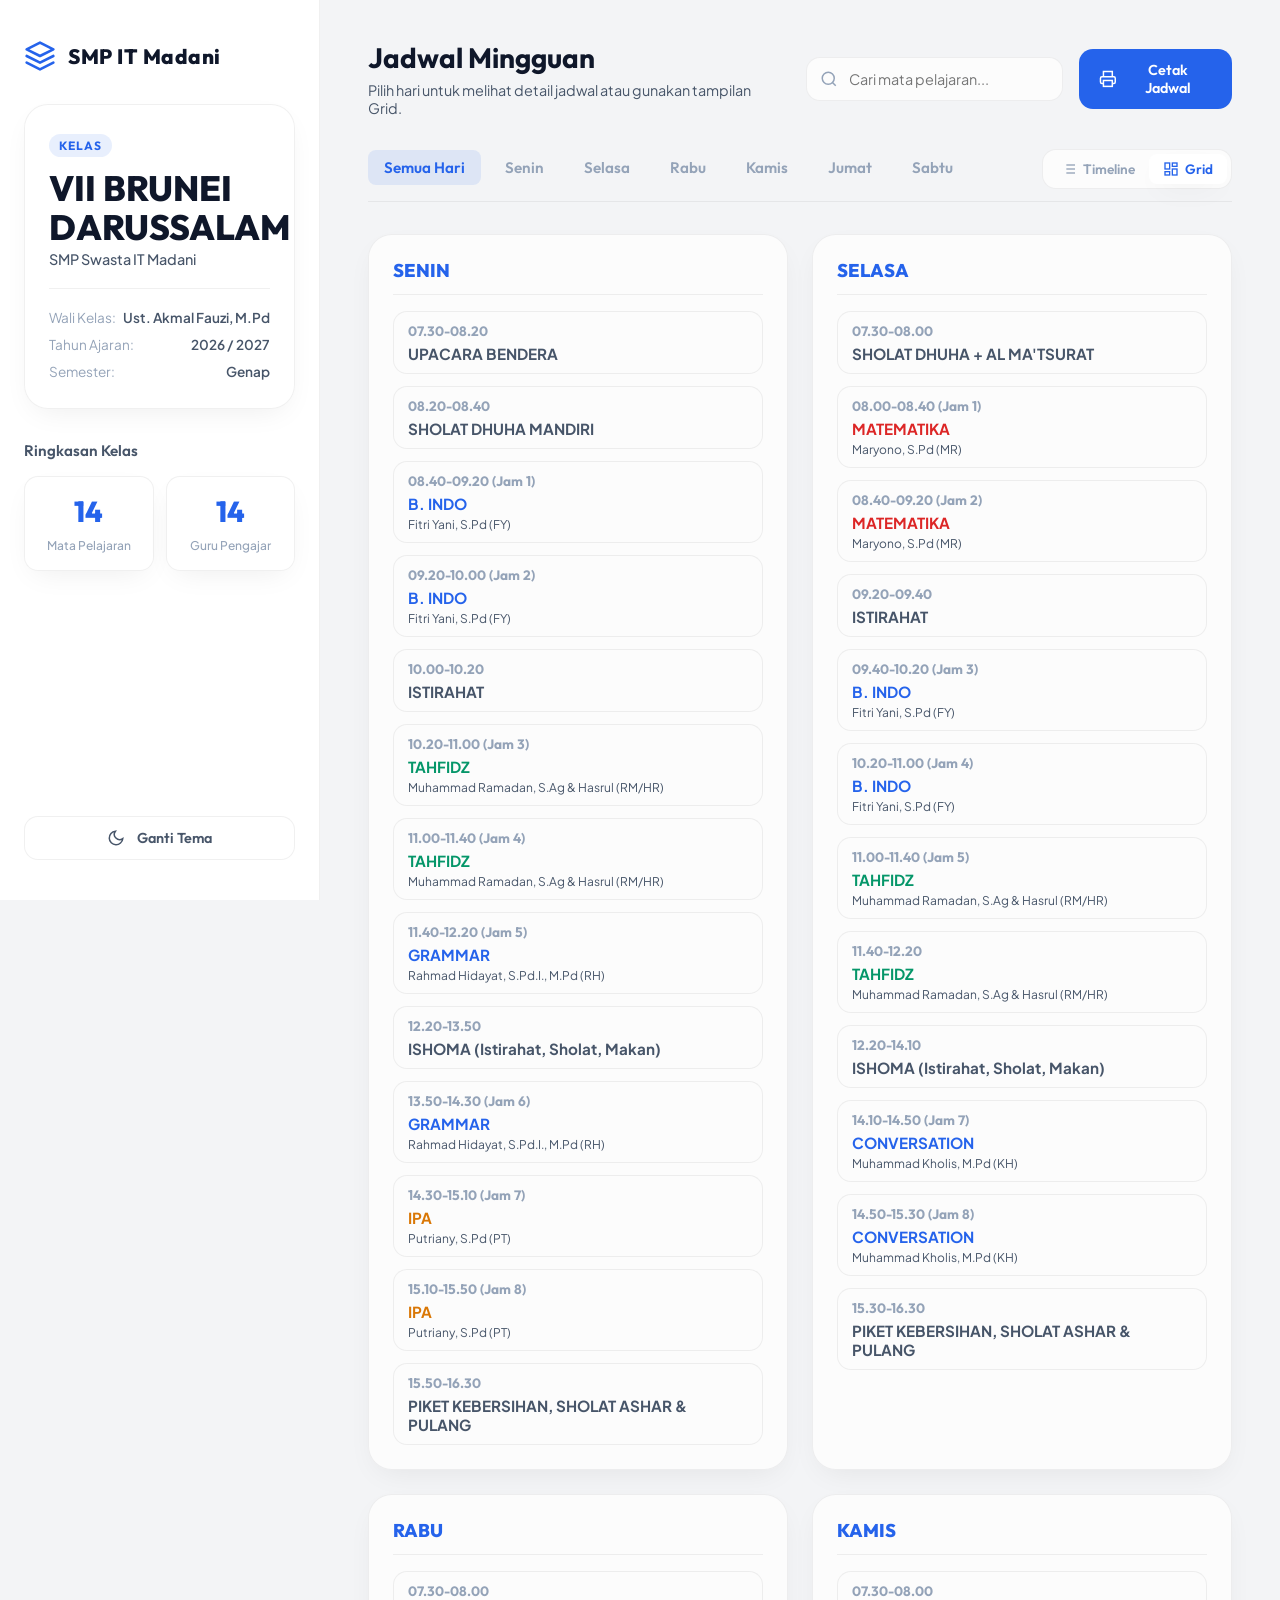
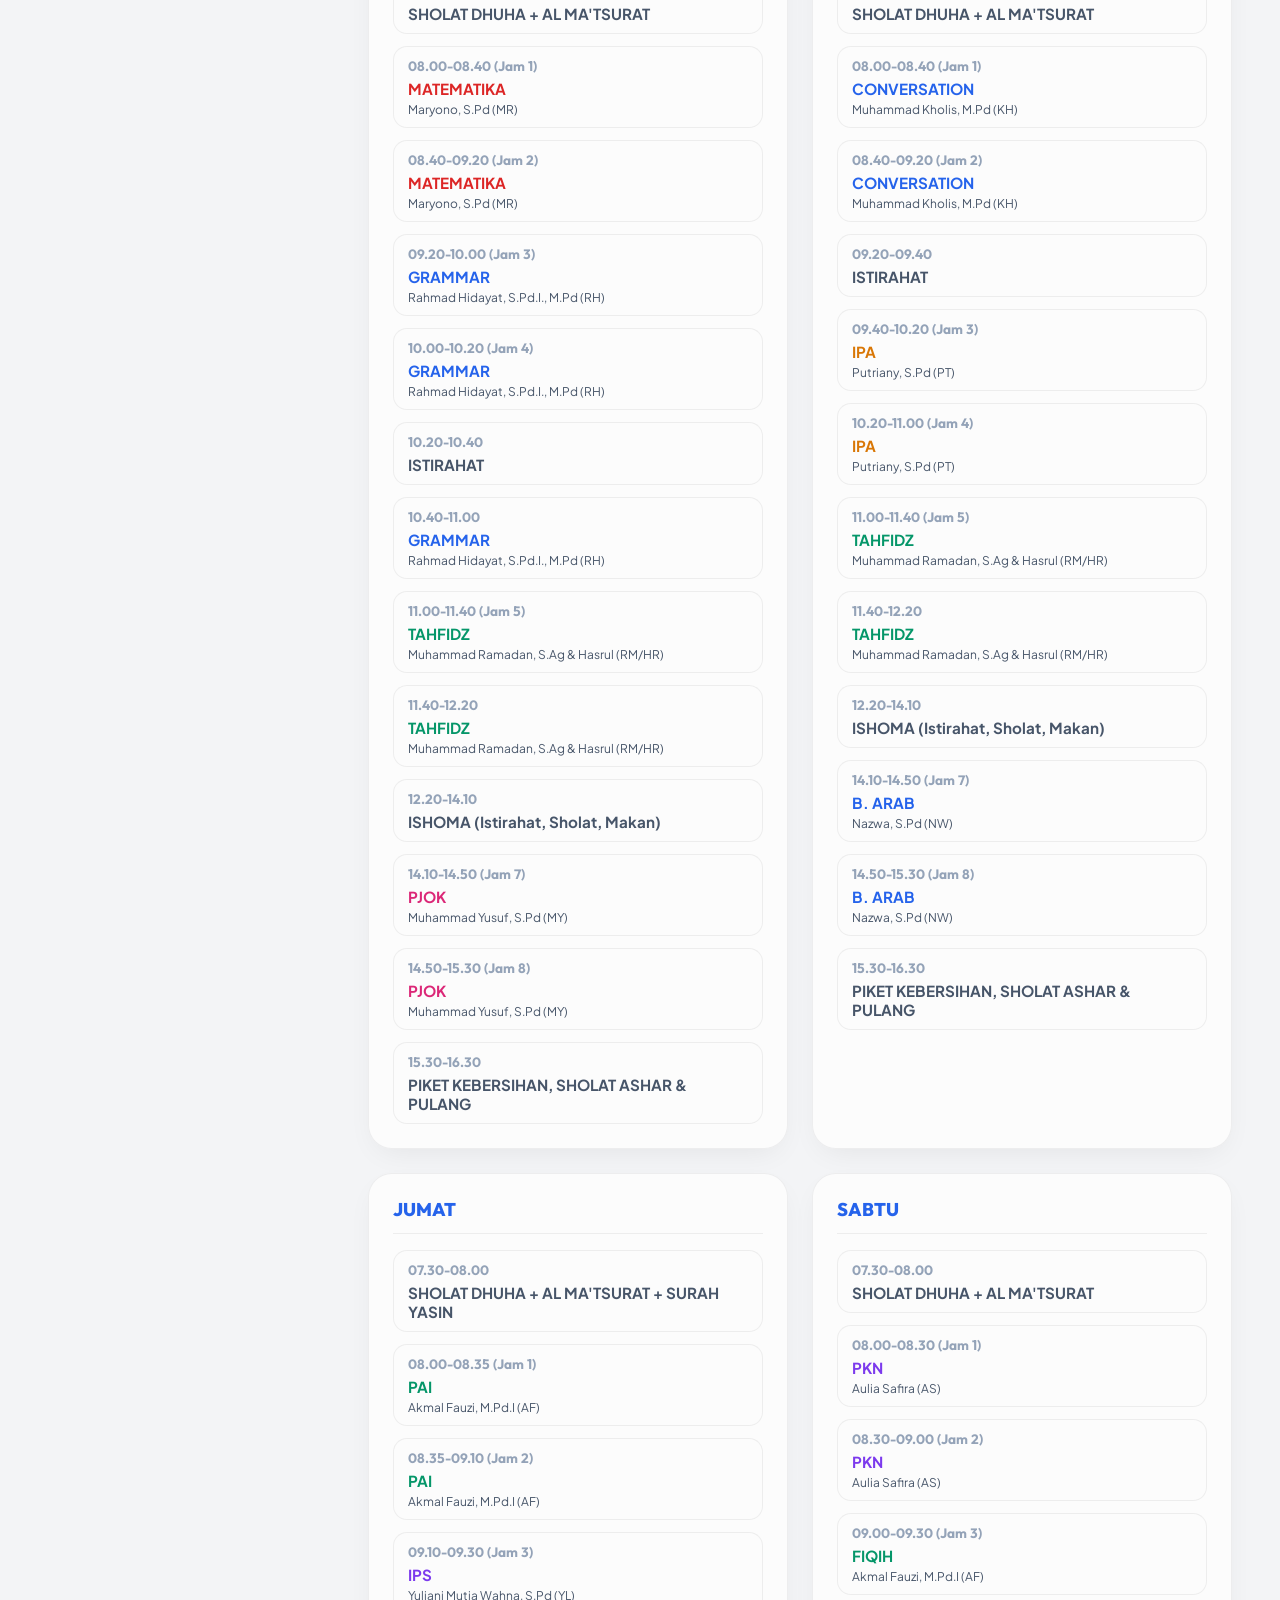
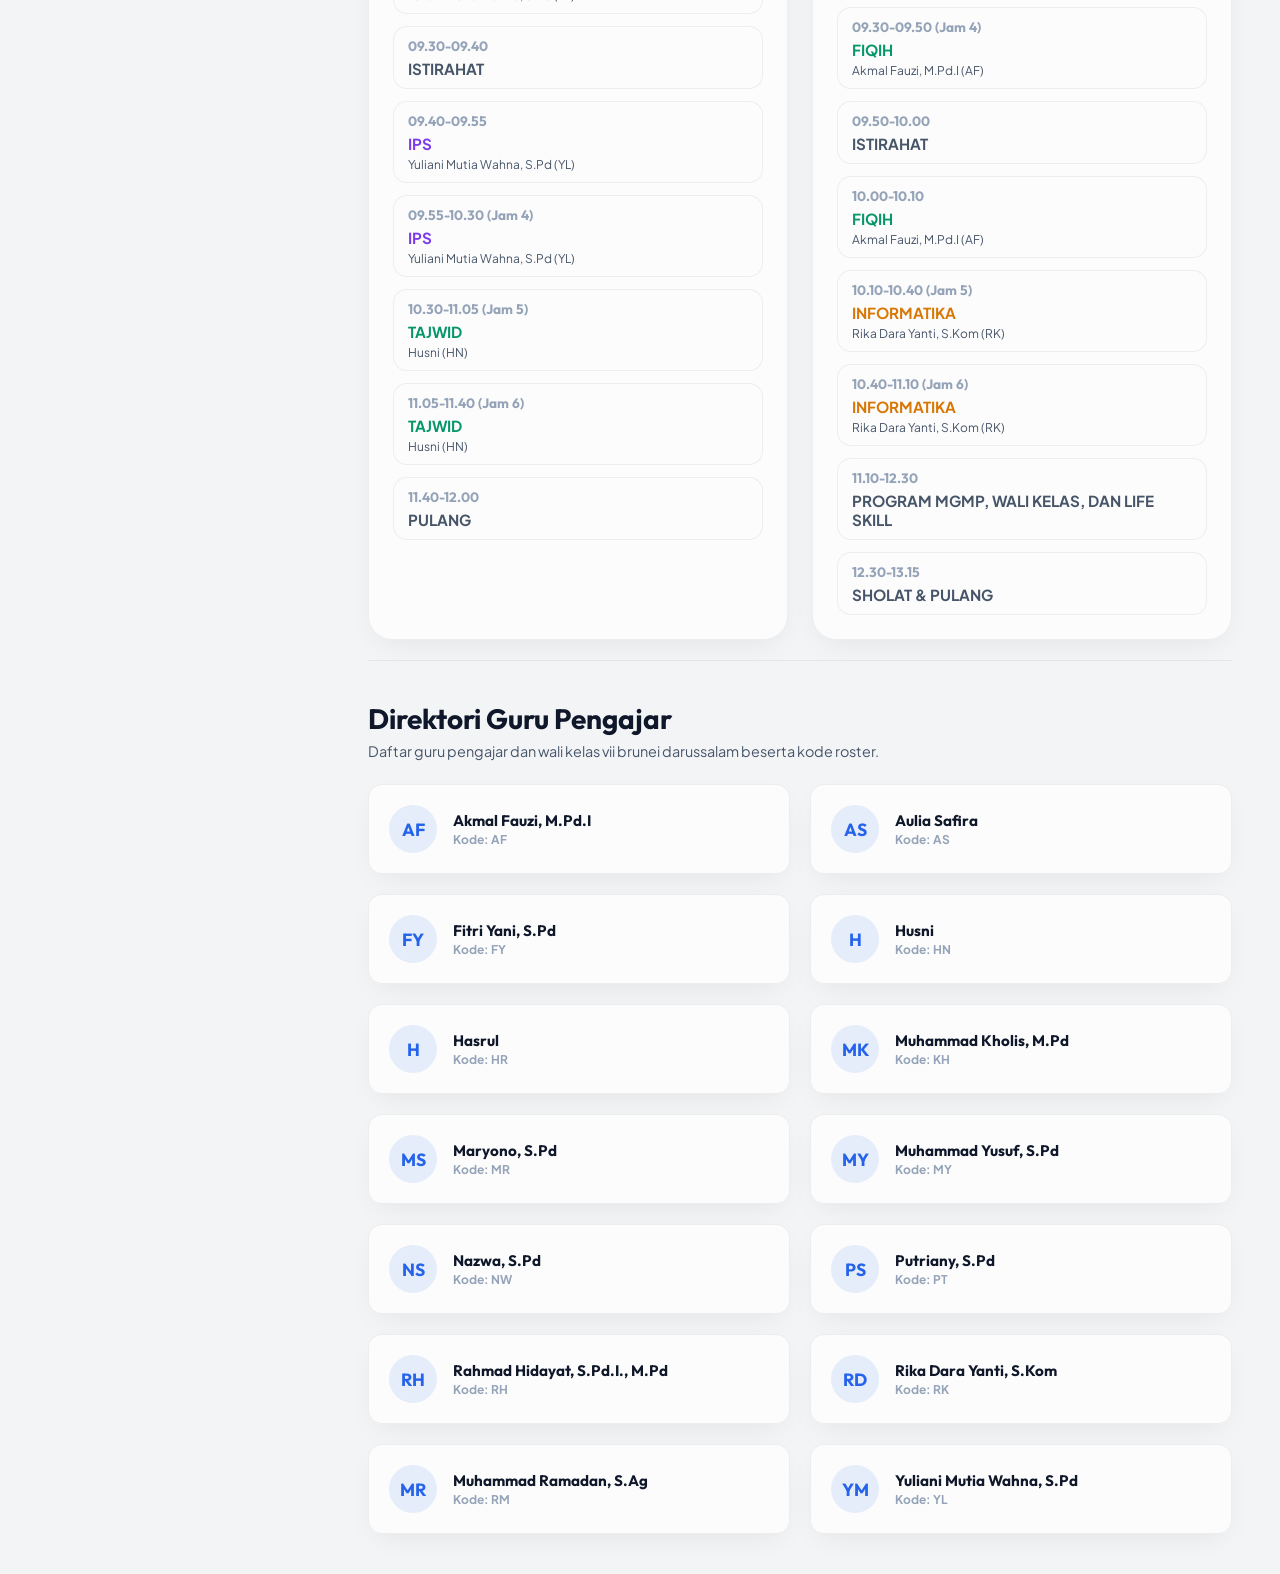
<file: full/VII_BRUNEI_DARUSSALAM/index.html>
<!DOCTYPE html>
<html lang="id">
<head>
    <meta charset="UTF-8">
    <meta name="viewport" content="width=device-width, initial-scale=1.0">
    <title>Jadwal Pelajaran VII BRUNEI DARUSSALAM - SMP Swasta IT Madani</title>
    <meta name="theme-color" content="#0a0c10">
    <link rel="manifest" href="../manifest.json">
    <link rel="icon" href="../icon.svg" type="image/svg+xml">
    <link rel="preconnect" href="https://fonts.googleapis.com">
    <link rel="preconnect" href="https://fonts.gstatic.com" crossorigin>
    <link href="https://fonts.googleapis.com/css2?family=Outfit:wght@300;400;500;600;700;800&family=Plus+Jakarta+Sans:wght@300;400;500;600;700&display=swap" rel="stylesheet">
    <link rel="stylesheet" href="style.css">
</head>
<body class="light-theme">
    <div class="app-container">
        <aside class="sidebar">
            <div class="sidebar-header">
                <a href="../index.html" class="logo-container">
                    <svg class="logo-icon" viewBox="0 0 24 24" fill="none" xmlns="http://www.w3.org/2000/svg">
                        <path d="M12 2L2 7L12 12L22 7L12 2Z" stroke="currentColor" stroke-width="2" stroke-linecap="round" stroke-linejoin="round"/>
                        <path d="M2 17L12 22L22 17" stroke="currentColor" stroke-width="2" stroke-linecap="round" stroke-linejoin="round"/>
                        <path d="M2 12L12 17L22 12" stroke="currentColor" stroke-width="2" stroke-linecap="round" stroke-linejoin="round"/>
                    </svg>
                    <span class="logo-text">SMP IT Madani</span>
                </a>
            </div>
            
            <div class="class-card">
                <div class="class-badge">KELAS</div>
                <h1 class="class-title">VII BRUNEI DARUSSALAM</h1>
                <p class="school-subtitle">SMP Swasta IT Madani</p>
                <div class="divider"></div>
                <div class="meta-row">
                    <span class="meta-label">Wali Kelas:</span>
                    <span class="meta-value">Ust. Akmal Fauzi, M.Pd</span>
                </div>
                <div class="meta-row">
                    <span class="meta-label">Tahun Ajaran:</span>
                    <span class="meta-value">2026 / 2027</span>
                </div>
                <div class="meta-row">
                    <span class="meta-label">Semester:</span>
                    <span class="meta-value">Genap</span>
                </div>
            </div>

            <div class="stats-panel">
                <h3>Ringkasan Kelas</h3>
                <div class="stat-grid">
                    <div class="stat-card">
                        <span class="stat-num" id="total-subjects">0</span>
                        <span class="stat-label">Mata Pelajaran</span>
                    </div>
                    <div class="stat-card">
                        <span class="stat-num" id="total-teachers">0</span>
                        <span class="stat-label">Guru Pengajar</span>
                    </div>
                </div>
            </div>

            <div class="theme-toggle-container">
                <button id="theme-toggle" class="theme-btn">
                    <span class="theme-btn-icon">
                        <svg class="sun-icon" viewBox="0 0 24 24" fill="none" stroke="currentColor" stroke-width="2">
                            <circle cx="12" cy="12" r="5"></circle>
                            <line x1="12" y1="1" x2="12" y2="3"></line>
                            <line x1="12" y1="21" x2="12" y2="23"></line>
                            <line x1="4.22" y1="4.22" x2="5.64" y2="5.64"></line>
                            <line x1="18.36" y1="18.36" x2="19.78" y2="19.78"></line>
                            <line x1="1" y1="12" x2="3" y2="12"></line>
                            <line x1="21" y1="12" x2="23" y2="12"></line>
                            <line x1="4.22" y1="19.78" x2="5.64" y2="18.36"></line>
                            <line x1="18.36" y1="4.22" x2="19.78" y2="5.64"></line>
                        </svg>
                        <svg class="moon-icon" viewBox="0 0 24 24" fill="none" stroke="currentColor" stroke-width="2">
                            <path d="M21 12.79A9 9 0 1 1 11.21 3 7 7 0 0 0 21 12.79z"></path>
                        </svg>
                    </span>
                    <span class="theme-btn-text">Ganti Tema</span>
                </button>
            </div>
        </aside>

        <main class="main-content">
            <header class="content-header">
                <div class="header-left">
                    <h2 class="section-title">Jadwal Mingguan</h2>
                    <p class="section-desc">Pilih hari untuk melihat detail jadwal atau gunakan tampilan Grid.</p>
                </div>
                <div class="header-actions">
                    <div class="search-box">
                        <svg class="search-icon" viewBox="0 0 24 24" fill="none" stroke="currentColor" stroke-width="2">
                            <circle cx="11" cy="11" r="8"></circle>
                            <line x1="21" y1="21" x2="16.65" y2="16.65"></line>
                        </svg>
                        <input type="text" id="search-input" placeholder="Cari mata pelajaran...">
                    </div>
                    <button class="btn btn-primary" onclick="window.print()">
                        <svg class="btn-icon" viewBox="0 0 24 24" fill="none" stroke="currentColor" stroke-width="2">
                            <polyline points="6 9 6 2 18 2 18 9"></polyline>
                            <path d="M6 18H4a2 2 0 0 1-2-2v-5a2 2 0 0 1 2-2h16a2 2 0 0 1 2 2v5a2 2 0 0 1-2 2h-2"></path>
                            <rect x="6" y="14" width="12" height="8"></rect>
                        </svg>
                        Cetak Jadwal
                    </button>
                </div>
            </header>

            <div class="navigation-controls">
                <div class="tabs-container">
                    <button class="tab-btn active" data-day="ALL">Semua Hari</button>
                    <button class="tab-btn" data-day="SENIN">Senin</button>
                    <button class="tab-btn" data-day="SELASA">Selasa</button>
                    <button class="tab-btn" data-day="RABU">Rabu</button>
                    <button class="tab-btn" data-day="KAMIS">Kamis</button>
                    <button class="tab-btn" data-day="JUMAT">Jumat</button>
                    <button class="tab-btn" data-day="SABTU">Sabtu</button>
                </div>
                
                <div class="view-toggle">
                    <button class="toggle-btn" id="view-timeline">
                        <svg viewBox="0 0 24 24" fill="none" stroke="currentColor" stroke-width="2">
                            <line x1="8" y1="6" x2="21" y2="6"></line>
                            <line x1="8" y1="12" x2="21" y2="12"></line>
                            <line x1="8" y1="18" x2="21" y2="18"></line>
                            <line x1="3" y1="6" x2="3.01" y2="6"></line>
                            <line x1="3" y1="12" x2="3.01" y2="12"></line>
                            <line x1="3" y1="18" x2="3.01" y2="18"></line>
                        </svg>
                        Timeline
                    </button>
                    <button class="toggle-btn active" id="view-grid">
                        <svg viewBox="0 0 24 24" fill="none" stroke="currentColor" stroke-width="2">
                            <rect x="3" y="3" width="7" height="9"></rect>
                            <rect x="14" y="3" width="7" height="5"></rect>
                            <rect x="14" y="12" width="7" height="9"></rect>
                            <rect x="3" y="16" width="7" height="5"></rect>
                        </svg>
                        Grid
                    </button>
                </div>
            </div>

            <div id="schedule-container" class="timeline-view">
            </div>

            <section class="teacher-section">
                <div class="section-header-inline">
                    <h2 class="section-title">Direktori Guru Pengajar</h2>
                    <p class="section-desc">Daftar guru pengajar dan wali kelas vii brunei darussalam beserta kode roster.</p>
                </div>
                <div class="teacher-grid" id="teacher-grid">
                </div>
            </section>
        </main>
    </div>

    <div class="print-only">
        <div class="print-header">
            <h2>SMP SWASTA IT MADANI</h2>
            <h1>JADWAL PELAJARAN KELAS VII BRUNEI DARUSSALAM</h1>
            <p>Tahun Pelajaran: 2026/2027 | Wali Kelas: Ust. Akmal Fauzi, M.Pd</p>
        </div>
        <table class="print-table">
            <thead>
                <tr>
                    <th>Waktu</th>
                    <th>Senin</th>
                    <th>Selasa</th>
                    <th>Rabu</th>
                    <th>Kamis</th>
                    <th>Jumat</th>
                    <th>Sabtu</th>
                </tr>
            </thead>
            <tbody id="print-table-body">
            </tbody>
        </table>
    </div>

    <script src="script.js"></script>
    <script>
    if ('serviceWorker' in navigator) {
        navigator.serviceWorker.register('../sw.js');
    }
    </script>
</body>
</html>
</file>
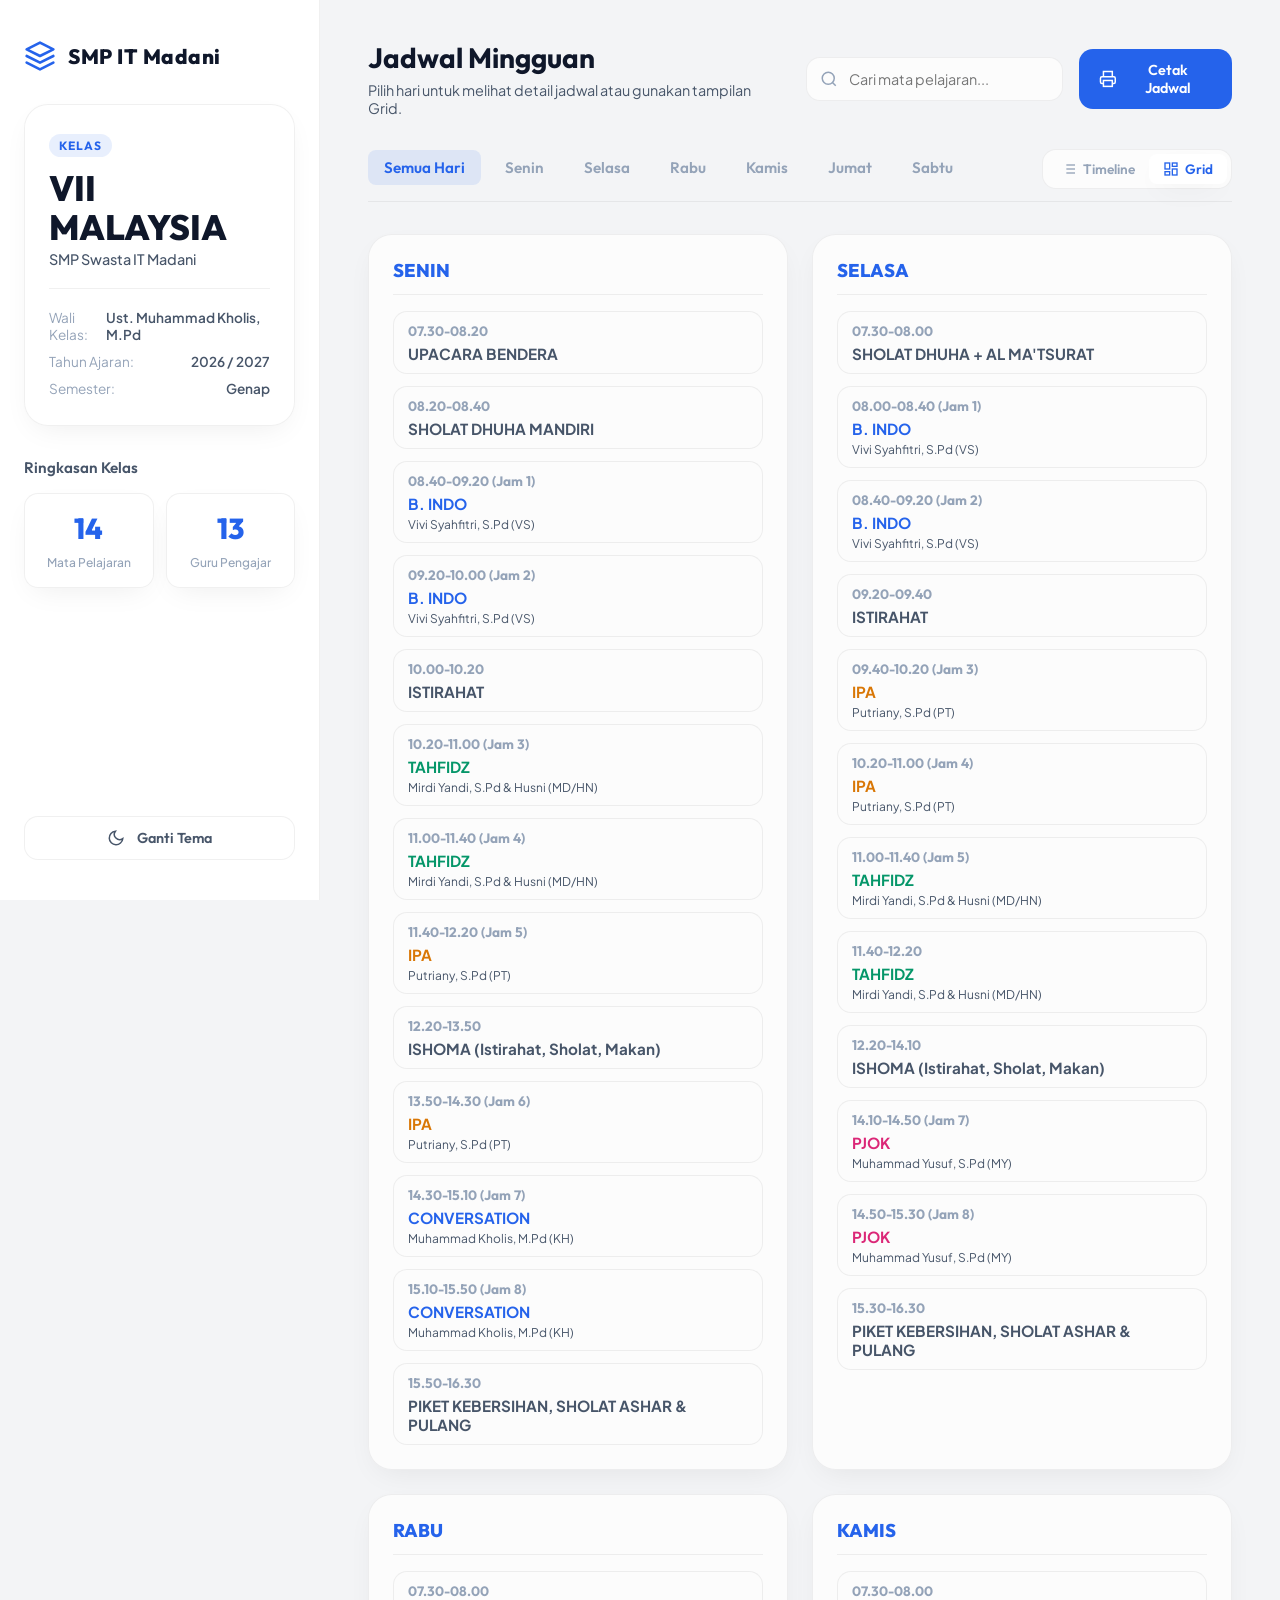
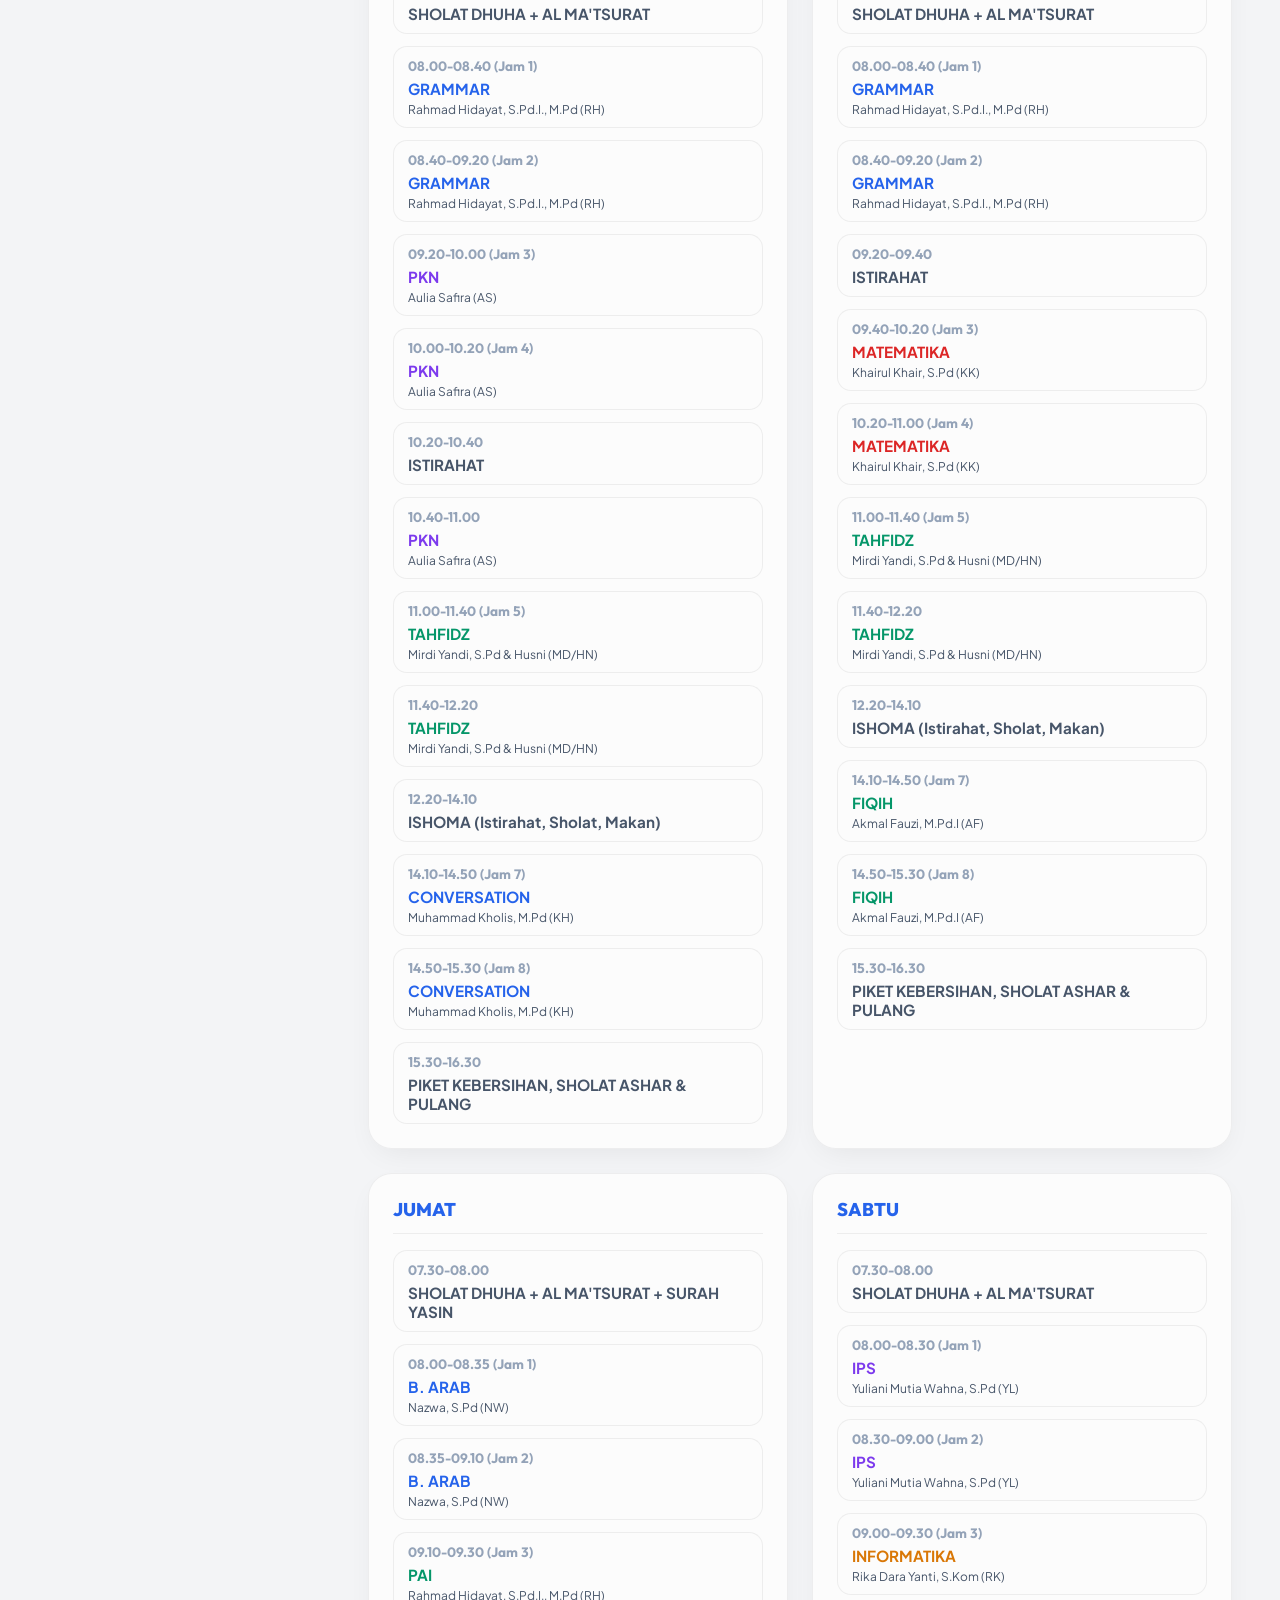
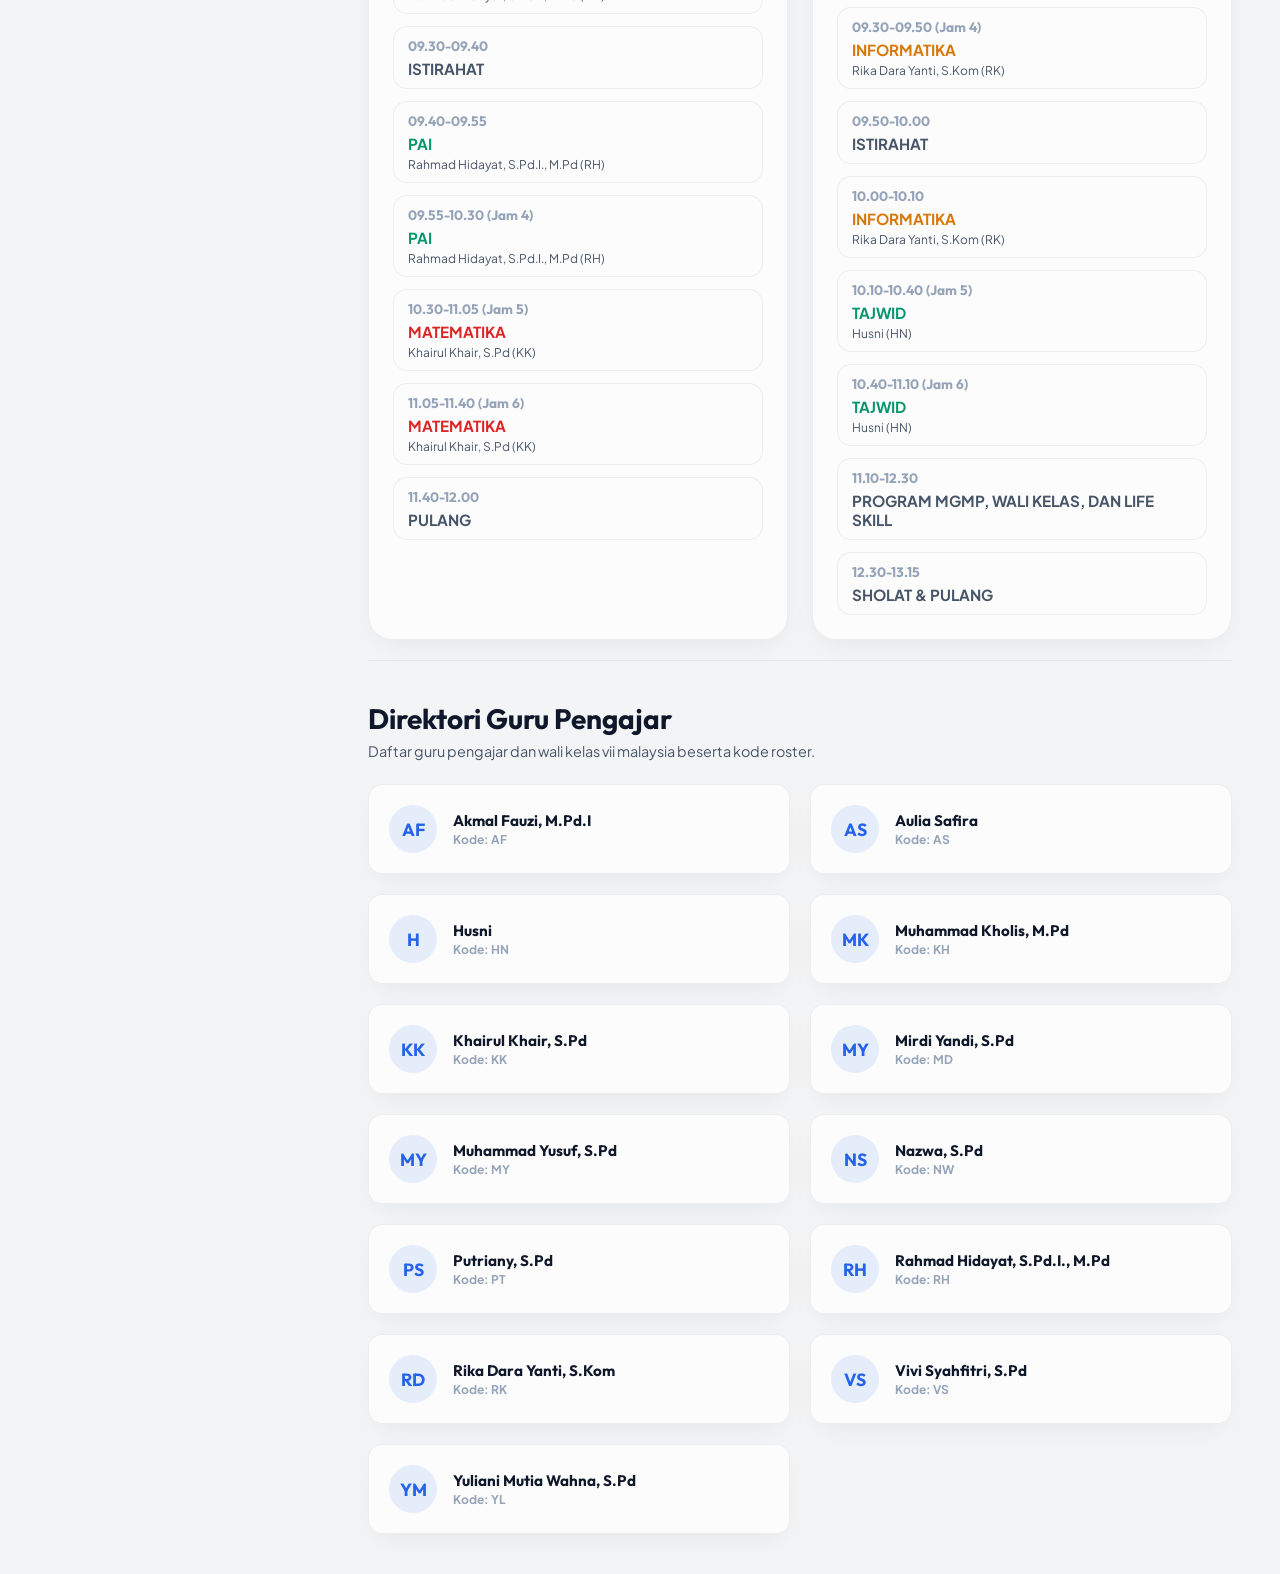
<file: full/VII_MALAYSIA/index.html>
<!DOCTYPE html>
<html lang="id">
<head>
    <meta charset="UTF-8">
    <meta name="viewport" content="width=device-width, initial-scale=1.0">
    <title>Jadwal Pelajaran VII MALAYSIA - SMP Swasta IT Madani</title>
    <meta name="theme-color" content="#0a0c10">
    <link rel="manifest" href="../manifest.json">
    <link rel="icon" href="../icon.svg" type="image/svg+xml">
    <link rel="preconnect" href="https://fonts.googleapis.com">
    <link rel="preconnect" href="https://fonts.gstatic.com" crossorigin>
    <link href="https://fonts.googleapis.com/css2?family=Outfit:wght@300;400;500;600;700;800&family=Plus+Jakarta+Sans:wght@300;400;500;600;700&display=swap" rel="stylesheet">
    <link rel="stylesheet" href="style.css">
</head>
<body class="light-theme">
    <div class="app-container">
        <aside class="sidebar">
            <div class="sidebar-header">
                <a href="../index.html" class="logo-container">
                    <svg class="logo-icon" viewBox="0 0 24 24" fill="none" xmlns="http://www.w3.org/2000/svg">
                        <path d="M12 2L2 7L12 12L22 7L12 2Z" stroke="currentColor" stroke-width="2" stroke-linecap="round" stroke-linejoin="round"/>
                        <path d="M2 17L12 22L22 17" stroke="currentColor" stroke-width="2" stroke-linecap="round" stroke-linejoin="round"/>
                        <path d="M2 12L12 17L22 12" stroke="currentColor" stroke-width="2" stroke-linecap="round" stroke-linejoin="round"/>
                    </svg>
                    <span class="logo-text">SMP IT Madani</span>
                </a>
            </div>
            
            <div class="class-card">
                <div class="class-badge">KELAS</div>
                <h1 class="class-title">VII MALAYSIA</h1>
                <p class="school-subtitle">SMP Swasta IT Madani</p>
                <div class="divider"></div>
                <div class="meta-row">
                    <span class="meta-label">Wali Kelas:</span>
                    <span class="meta-value">Ust. Muhammad Kholis, M.Pd</span>
                </div>
                <div class="meta-row">
                    <span class="meta-label">Tahun Ajaran:</span>
                    <span class="meta-value">2026 / 2027</span>
                </div>
                <div class="meta-row">
                    <span class="meta-label">Semester:</span>
                    <span class="meta-value">Genap</span>
                </div>
            </div>

            <div class="stats-panel">
                <h3>Ringkasan Kelas</h3>
                <div class="stat-grid">
                    <div class="stat-card">
                        <span class="stat-num" id="total-subjects">0</span>
                        <span class="stat-label">Mata Pelajaran</span>
                    </div>
                    <div class="stat-card">
                        <span class="stat-num" id="total-teachers">0</span>
                        <span class="stat-label">Guru Pengajar</span>
                    </div>
                </div>
            </div>

            <div class="theme-toggle-container">
                <button id="theme-toggle" class="theme-btn">
                    <span class="theme-btn-icon">
                        <svg class="sun-icon" viewBox="0 0 24 24" fill="none" stroke="currentColor" stroke-width="2">
                            <circle cx="12" cy="12" r="5"></circle>
                            <line x1="12" y1="1" x2="12" y2="3"></line>
                            <line x1="12" y1="21" x2="12" y2="23"></line>
                            <line x1="4.22" y1="4.22" x2="5.64" y2="5.64"></line>
                            <line x1="18.36" y1="18.36" x2="19.78" y2="19.78"></line>
                            <line x1="1" y1="12" x2="3" y2="12"></line>
                            <line x1="21" y1="12" x2="23" y2="12"></line>
                            <line x1="4.22" y1="19.78" x2="5.64" y2="18.36"></line>
                            <line x1="18.36" y1="4.22" x2="19.78" y2="5.64"></line>
                        </svg>
                        <svg class="moon-icon" viewBox="0 0 24 24" fill="none" stroke="currentColor" stroke-width="2">
                            <path d="M21 12.79A9 9 0 1 1 11.21 3 7 7 0 0 0 21 12.79z"></path>
                        </svg>
                    </span>
                    <span class="theme-btn-text">Ganti Tema</span>
                </button>
            </div>
        </aside>

        <main class="main-content">
            <header class="content-header">
                <div class="header-left">
                    <h2 class="section-title">Jadwal Mingguan</h2>
                    <p class="section-desc">Pilih hari untuk melihat detail jadwal atau gunakan tampilan Grid.</p>
                </div>
                <div class="header-actions">
                    <div class="search-box">
                        <svg class="search-icon" viewBox="0 0 24 24" fill="none" stroke="currentColor" stroke-width="2">
                            <circle cx="11" cy="11" r="8"></circle>
                            <line x1="21" y1="21" x2="16.65" y2="16.65"></line>
                        </svg>
                        <input type="text" id="search-input" placeholder="Cari mata pelajaran...">
                    </div>
                    <button class="btn btn-primary" onclick="window.print()">
                        <svg class="btn-icon" viewBox="0 0 24 24" fill="none" stroke="currentColor" stroke-width="2">
                            <polyline points="6 9 6 2 18 2 18 9"></polyline>
                            <path d="M6 18H4a2 2 0 0 1-2-2v-5a2 2 0 0 1 2-2h16a2 2 0 0 1 2 2v5a2 2 0 0 1-2 2h-2"></path>
                            <rect x="6" y="14" width="12" height="8"></rect>
                        </svg>
                        Cetak Jadwal
                    </button>
                </div>
            </header>

            <div class="navigation-controls">
                <div class="tabs-container">
                    <button class="tab-btn active" data-day="ALL">Semua Hari</button>
                    <button class="tab-btn" data-day="SENIN">Senin</button>
                    <button class="tab-btn" data-day="SELASA">Selasa</button>
                    <button class="tab-btn" data-day="RABU">Rabu</button>
                    <button class="tab-btn" data-day="KAMIS">Kamis</button>
                    <button class="tab-btn" data-day="JUMAT">Jumat</button>
                    <button class="tab-btn" data-day="SABTU">Sabtu</button>
                </div>
                
                <div class="view-toggle">
                    <button class="toggle-btn" id="view-timeline">
                        <svg viewBox="0 0 24 24" fill="none" stroke="currentColor" stroke-width="2">
                            <line x1="8" y1="6" x2="21" y2="6"></line>
                            <line x1="8" y1="12" x2="21" y2="12"></line>
                            <line x1="8" y1="18" x2="21" y2="18"></line>
                            <line x1="3" y1="6" x2="3.01" y2="6"></line>
                            <line x1="3" y1="12" x2="3.01" y2="12"></line>
                            <line x1="3" y1="18" x2="3.01" y2="18"></line>
                        </svg>
                        Timeline
                    </button>
                    <button class="toggle-btn active" id="view-grid">
                        <svg viewBox="0 0 24 24" fill="none" stroke="currentColor" stroke-width="2">
                            <rect x="3" y="3" width="7" height="9"></rect>
                            <rect x="14" y="3" width="7" height="5"></rect>
                            <rect x="14" y="12" width="7" height="9"></rect>
                            <rect x="3" y="16" width="7" height="5"></rect>
                        </svg>
                        Grid
                    </button>
                </div>
            </div>

            <div id="schedule-container" class="timeline-view">
            </div>

            <section class="teacher-section">
                <div class="section-header-inline">
                    <h2 class="section-title">Direktori Guru Pengajar</h2>
                    <p class="section-desc">Daftar guru pengajar dan wali kelas vii malaysia beserta kode roster.</p>
                </div>
                <div class="teacher-grid" id="teacher-grid">
                </div>
            </section>
        </main>
    </div>

    <div class="print-only">
        <div class="print-header">
            <h2>SMP SWASTA IT MADANI</h2>
            <h1>JADWAL PELAJARAN KELAS VII MALAYSIA</h1>
            <p>Tahun Pelajaran: 2026/2027 | Wali Kelas: Ust. Muhammad Kholis, M.Pd</p>
        </div>
        <table class="print-table">
            <thead>
                <tr>
                    <th>Waktu</th>
                    <th>Senin</th>
                    <th>Selasa</th>
                    <th>Rabu</th>
                    <th>Kamis</th>
                    <th>Jumat</th>
                    <th>Sabtu</th>
                </tr>
            </thead>
            <tbody id="print-table-body">
            </tbody>
        </table>
    </div>

    <script src="script.js"></script>
    <script>
    if ('serviceWorker' in navigator) {
        navigator.serviceWorker.register('../sw.js');
    }
    </script>
</body>
</html>
</file>
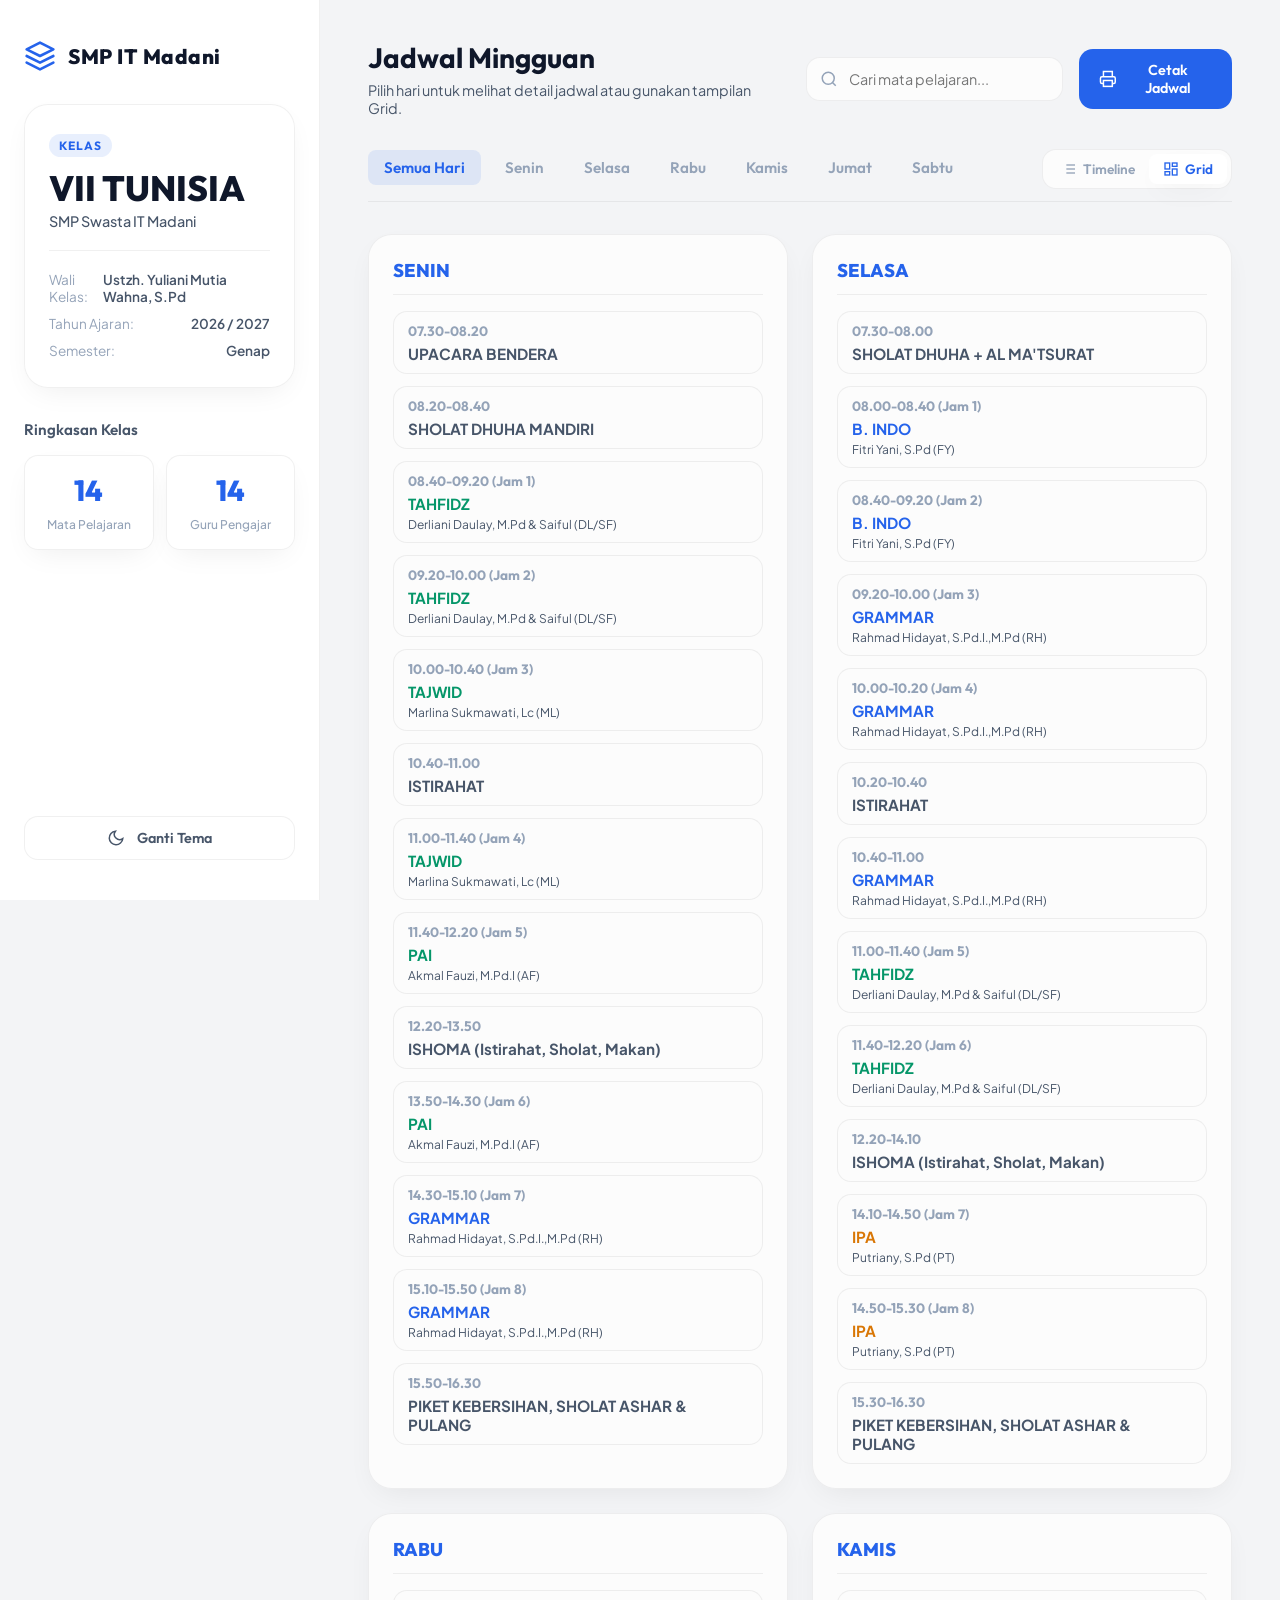
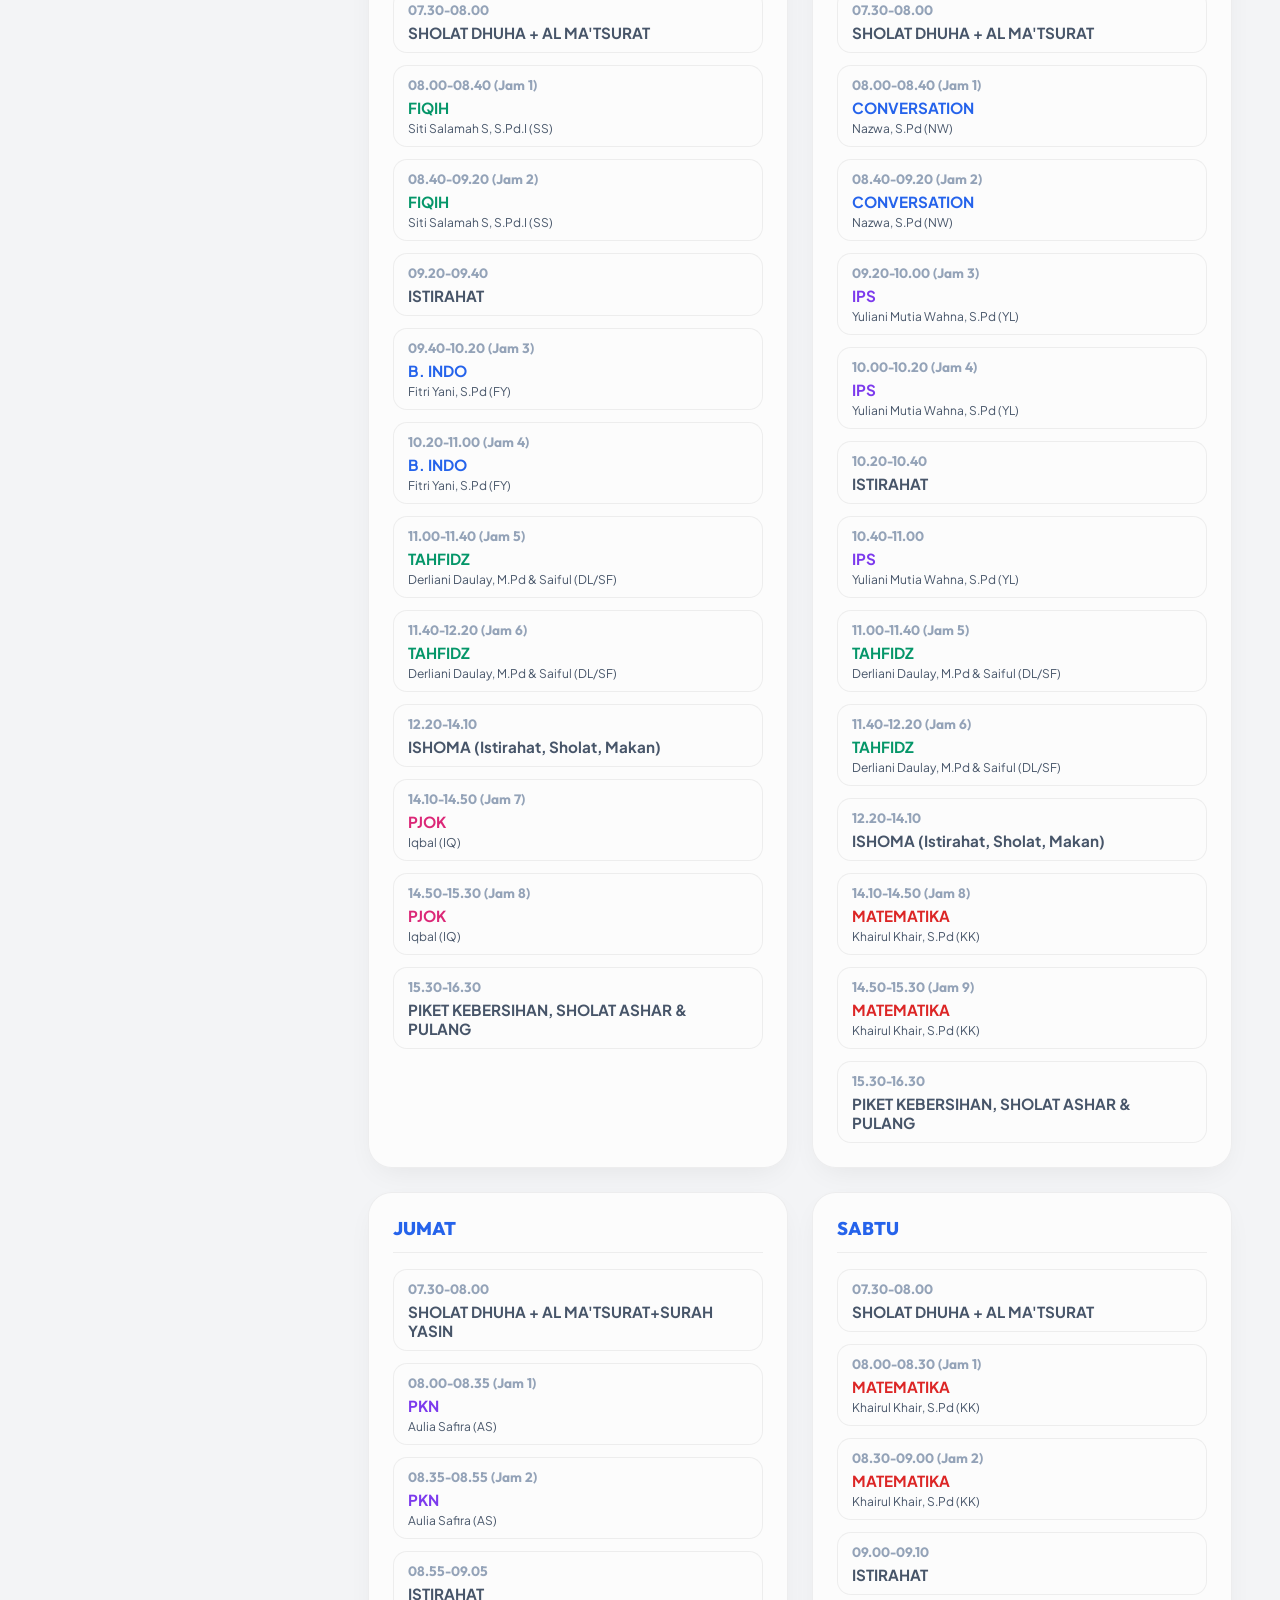
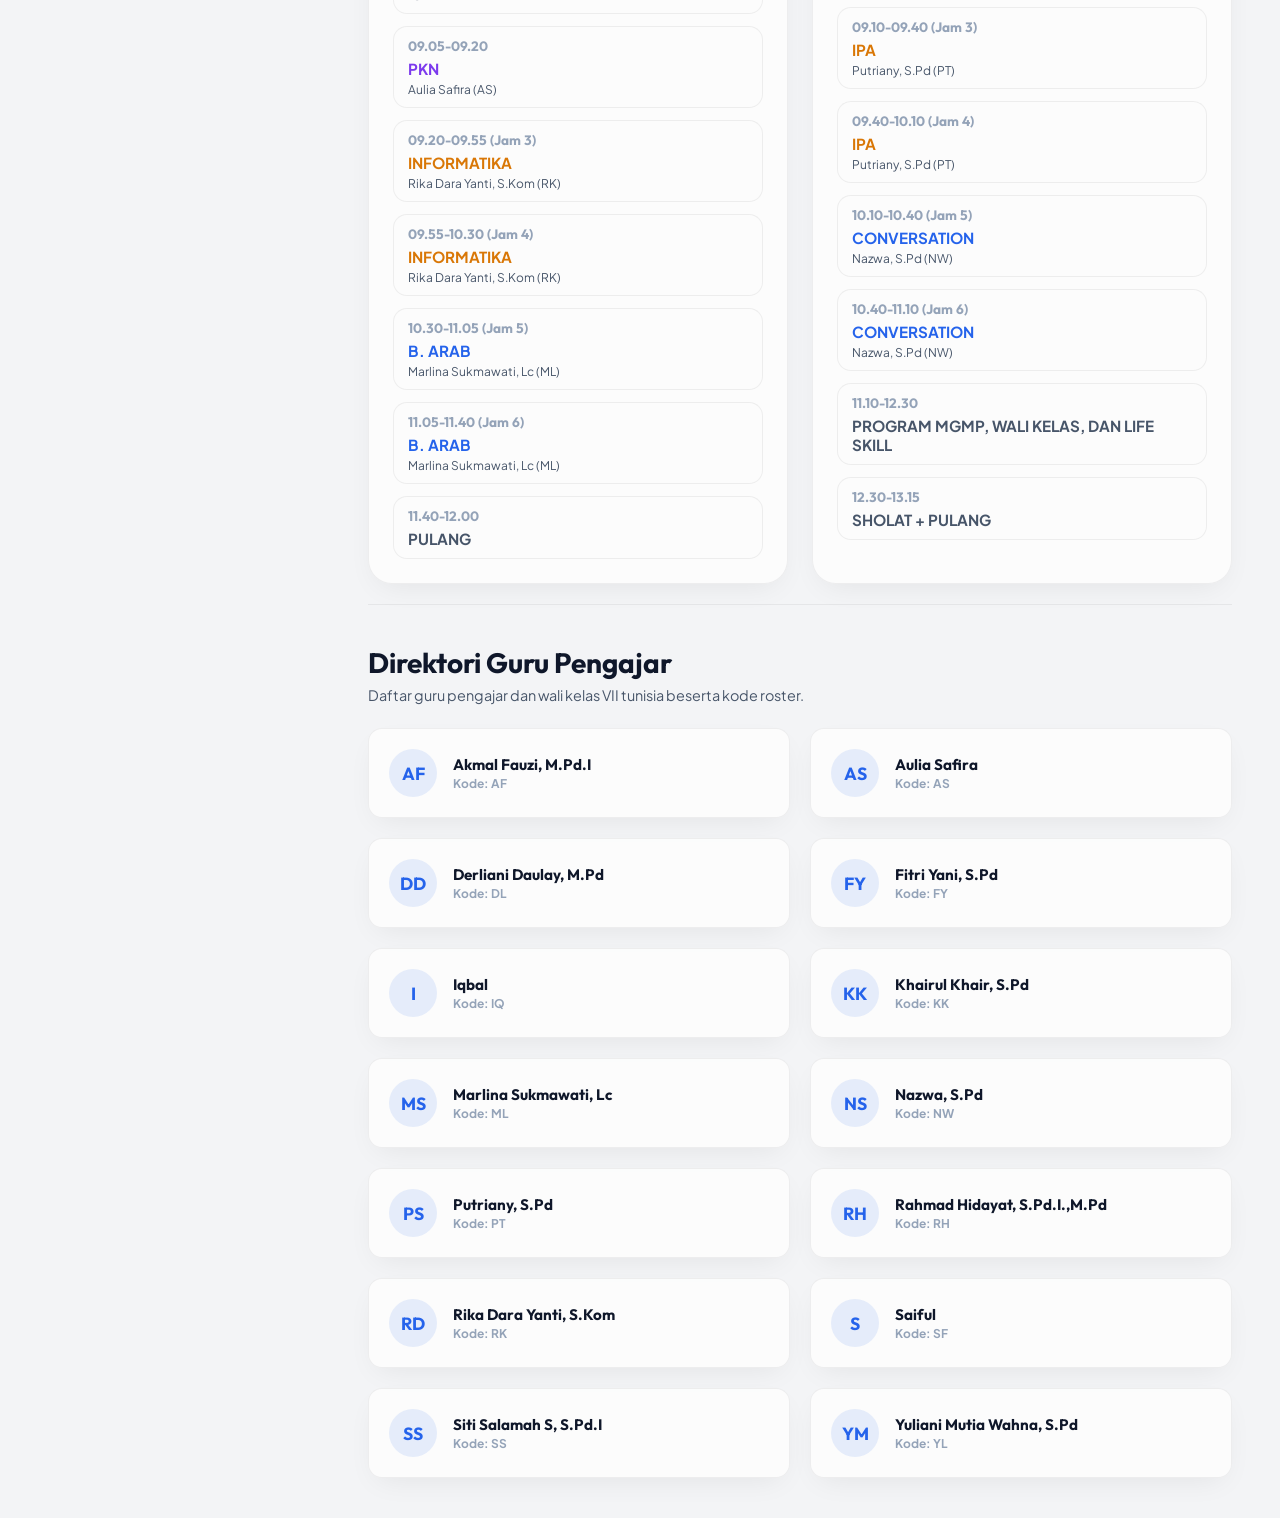
<file: full/VII_TUNISIA/index.html>
<!DOCTYPE html>
<html lang="id">
<head>
    <meta charset="UTF-8">
    <meta name="viewport" content="width=device-width, initial-scale=1.0">
    <title>Jadwal Pelajaran VII TUNISIA - SMP Swasta IT Madani</title>
    <meta name="theme-color" content="#0a0c10">
    <link rel="manifest" href="../manifest.json">
    <link rel="icon" href="../icon.svg" type="image/svg+xml">
    <link rel="preconnect" href="https://fonts.googleapis.com">
    <link rel="preconnect" href="https://fonts.gstatic.com" crossorigin>
    <link href="https://fonts.googleapis.com/css2?family=Outfit:wght@300;400;500;600;700;800&family=Plus+Jakarta+Sans:wght@300;400;500;600;700&display=swap" rel="stylesheet">
    <link rel="stylesheet" href="style.css">
</head>
<body class="light-theme">
    <div class="app-container">
        <aside class="sidebar">
            <div class="sidebar-header">
                <a href="../index.html" class="logo-container">
                    <svg class="logo-icon" viewBox="0 0 24 24" fill="none" xmlns="http://www.w3.org/2000/svg">
                        <path d="M12 2L2 7L12 12L22 7L12 2Z" stroke="currentColor" stroke-width="2" stroke-linecap="round" stroke-linejoin="round"/>
                        <path d="M2 17L12 22L22 17" stroke="currentColor" stroke-width="2" stroke-linecap="round" stroke-linejoin="round"/>
                        <path d="M2 12L12 17L22 12" stroke="currentColor" stroke-width="2" stroke-linecap="round" stroke-linejoin="round"/>
                    </svg>
                    <span class="logo-text">SMP IT Madani</span>
                </a>
            </div>
            
            <div class="class-card">
                <div class="class-badge">KELAS</div>
                <h1 class="class-title">VII TUNISIA</h1>
                <p class="school-subtitle">SMP Swasta IT Madani</p>
                <div class="divider"></div>
                <div class="meta-row">
                    <span class="meta-label">Wali Kelas:</span>
                    <span class="meta-value">Ustzh. Yuliani Mutia Wahna, S.Pd</span>
                </div>
                <div class="meta-row">
                    <span class="meta-label">Tahun Ajaran:</span>
                    <span class="meta-value">2026 / 2027</span>
                </div>
                <div class="meta-row">
                    <span class="meta-label">Semester:</span>
                    <span class="meta-value">Genap</span>
                </div>
            </div>

            <div class="stats-panel">
                <h3>Ringkasan Kelas</h3>
                <div class="stat-grid">
                    <div class="stat-card">
                        <span class="stat-num" id="total-subjects">0</span>
                        <span class="stat-label">Mata Pelajaran</span>
                    </div>
                    <div class="stat-card">
                        <span class="stat-num" id="total-teachers">0</span>
                        <span class="stat-label">Guru Pengajar</span>
                    </div>
                </div>
            </div>

            <div class="theme-toggle-container">
                <button id="theme-toggle" class="theme-btn">
                    <span class="theme-btn-icon">
                        <svg class="sun-icon" viewBox="0 0 24 24" fill="none" stroke="currentColor" stroke-width="2">
                            <circle cx="12" cy="12" r="5"></circle>
                            <line x1="12" y1="1" x2="12" y2="3"></line>
                            <line x1="12" y1="21" x2="12" y2="23"></line>
                            <line x1="4.22" y1="4.22" x2="5.64" y2="5.64"></line>
                            <line x1="18.36" y1="18.36" x2="19.78" y2="19.78"></line>
                            <line x1="1" y1="12" x2="3" y2="12"></line>
                            <line x1="21" y1="12" x2="23" y2="12"></line>
                            <line x1="4.22" y1="19.78" x2="5.64" y2="18.36"></line>
                            <line x1="18.36" y1="4.22" x2="19.78" y2="5.64"></line>
                        </svg>
                        <svg class="moon-icon" viewBox="0 0 24 24" fill="none" stroke="currentColor" stroke-width="2">
                            <path d="M21 12.79A9 9 0 1 1 11.21 3 7 7 0 0 0 21 12.79z"></path>
                        </svg>
                    </span>
                    <span class="theme-btn-text">Ganti Tema</span>
                </button>
            </div>
        </aside>

        <main class="main-content">
            <header class="content-header">
                <div class="header-left">
                    <h2 class="section-title">Jadwal Mingguan</h2>
                    <p class="section-desc">Pilih hari untuk melihat detail jadwal atau gunakan tampilan Grid.</p>
                </div>
                <div class="header-actions">
                    <div class="search-box">
                        <svg class="search-icon" viewBox="0 0 24 24" fill="none" stroke="currentColor" stroke-width="2">
                            <circle cx="11" cy="11" r="8"></circle>
                            <line x1="21" y1="21" x2="16.65" y2="16.65"></line>
                        </svg>
                        <input type="text" id="search-input" placeholder="Cari mata pelajaran...">
                    </div>
                    <button class="btn btn-primary" onclick="window.print()">
                        <svg class="btn-icon" viewBox="0 0 24 24" fill="none" stroke="currentColor" stroke-width="2">
                            <polyline points="6 9 6 2 18 2 18 9"></polyline>
                            <path d="M6 18H4a2 2 0 0 1-2-2v-5a2 2 0 0 1 2-2h16a2 2 0 0 1 2 2v5a2 2 0 0 1-2 2h-2"></path>
                            <rect x="6" y="14" width="12" height="8"></rect>
                        </svg>
                        Cetak Jadwal
                    </button>
                </div>
            </header>

            <div class="navigation-controls">
                <div class="tabs-container">
                    <button class="tab-btn active" data-day="ALL">Semua Hari</button>
                    <button class="tab-btn" data-day="SENIN">Senin</button>
                    <button class="tab-btn" data-day="SELASA">Selasa</button>
                    <button class="tab-btn" data-day="RABU">Rabu</button>
                    <button class="tab-btn" data-day="KAMIS">Kamis</button>
                    <button class="tab-btn" data-day="JUMAT">Jumat</button>
                    <button class="tab-btn" data-day="SABTU">Sabtu</button>
                </div>
                
                <div class="view-toggle">
                    <button class="toggle-btn" id="view-timeline">
                        <svg viewBox="0 0 24 24" fill="none" stroke="currentColor" stroke-width="2">
                            <line x1="8" y1="6" x2="21" y2="6"></line>
                            <line x1="8" y1="12" x2="21" y2="12"></line>
                            <line x1="8" y1="18" x2="21" y2="18"></line>
                            <line x1="3" y1="6" x2="3.01" y2="6"></line>
                            <line x1="3" y1="12" x2="3.01" y2="12"></line>
                            <line x1="3" y1="18" x2="3.01" y2="18"></line>
                        </svg>
                        Timeline
                    </button>
                    <button class="toggle-btn active" id="view-grid">
                        <svg viewBox="0 0 24 24" fill="none" stroke="currentColor" stroke-width="2">
                            <rect x="3" y="3" width="7" height="9"></rect>
                            <rect x="14" y="3" width="7" height="5"></rect>
                            <rect x="14" y="12" width="7" height="9"></rect>
                            <rect x="3" y="16" width="7" height="5"></rect>
                        </svg>
                        Grid
                    </button>
                </div>
            </div>

            <div id="schedule-container" class="timeline-view">
            </div>

            <section class="teacher-section">
                <div class="section-header-inline">
                    <h2 class="section-title">Direktori Guru Pengajar</h2>
                    <p class="section-desc">Daftar guru pengajar dan wali kelas VII tunisia beserta kode roster.</p>
                </div>
                <div class="teacher-grid" id="teacher-grid">
                </div>
            </section>
        </main>
    </div>

    <div class="print-only">
        <div class="print-header">
            <h2>SMP SWASTA IT MADANI</h2>
            <h1>JADWAL PELAJARAN KELAS VII TUNISIA</h1>
            <p>Tahun Pelajaran: 2026/2027 | Wali Kelas: Ustzh. Yuliani Mutia Wahna, S.Pd</p>
        </div>
        <table class="print-table">
            <thead>
                <tr>
                    <th>Waktu</th>
                    <th>Senin</th>
                    <th>Selasa</th>
                    <th>Rabu</th>
                    <th>Kamis</th>
                    <th>Jumat</th>
                    <th>Sabtu</th>
                </tr>
            </thead>
            <tbody id="print-table-body">
            </tbody>
        </table>
    </div>

    <script src="script.js"></script>
    <script>
    if ('serviceWorker' in navigator) {
        navigator.serviceWorker.register('../sw.js');
    }
    </script>
</body>
</html>
</file>
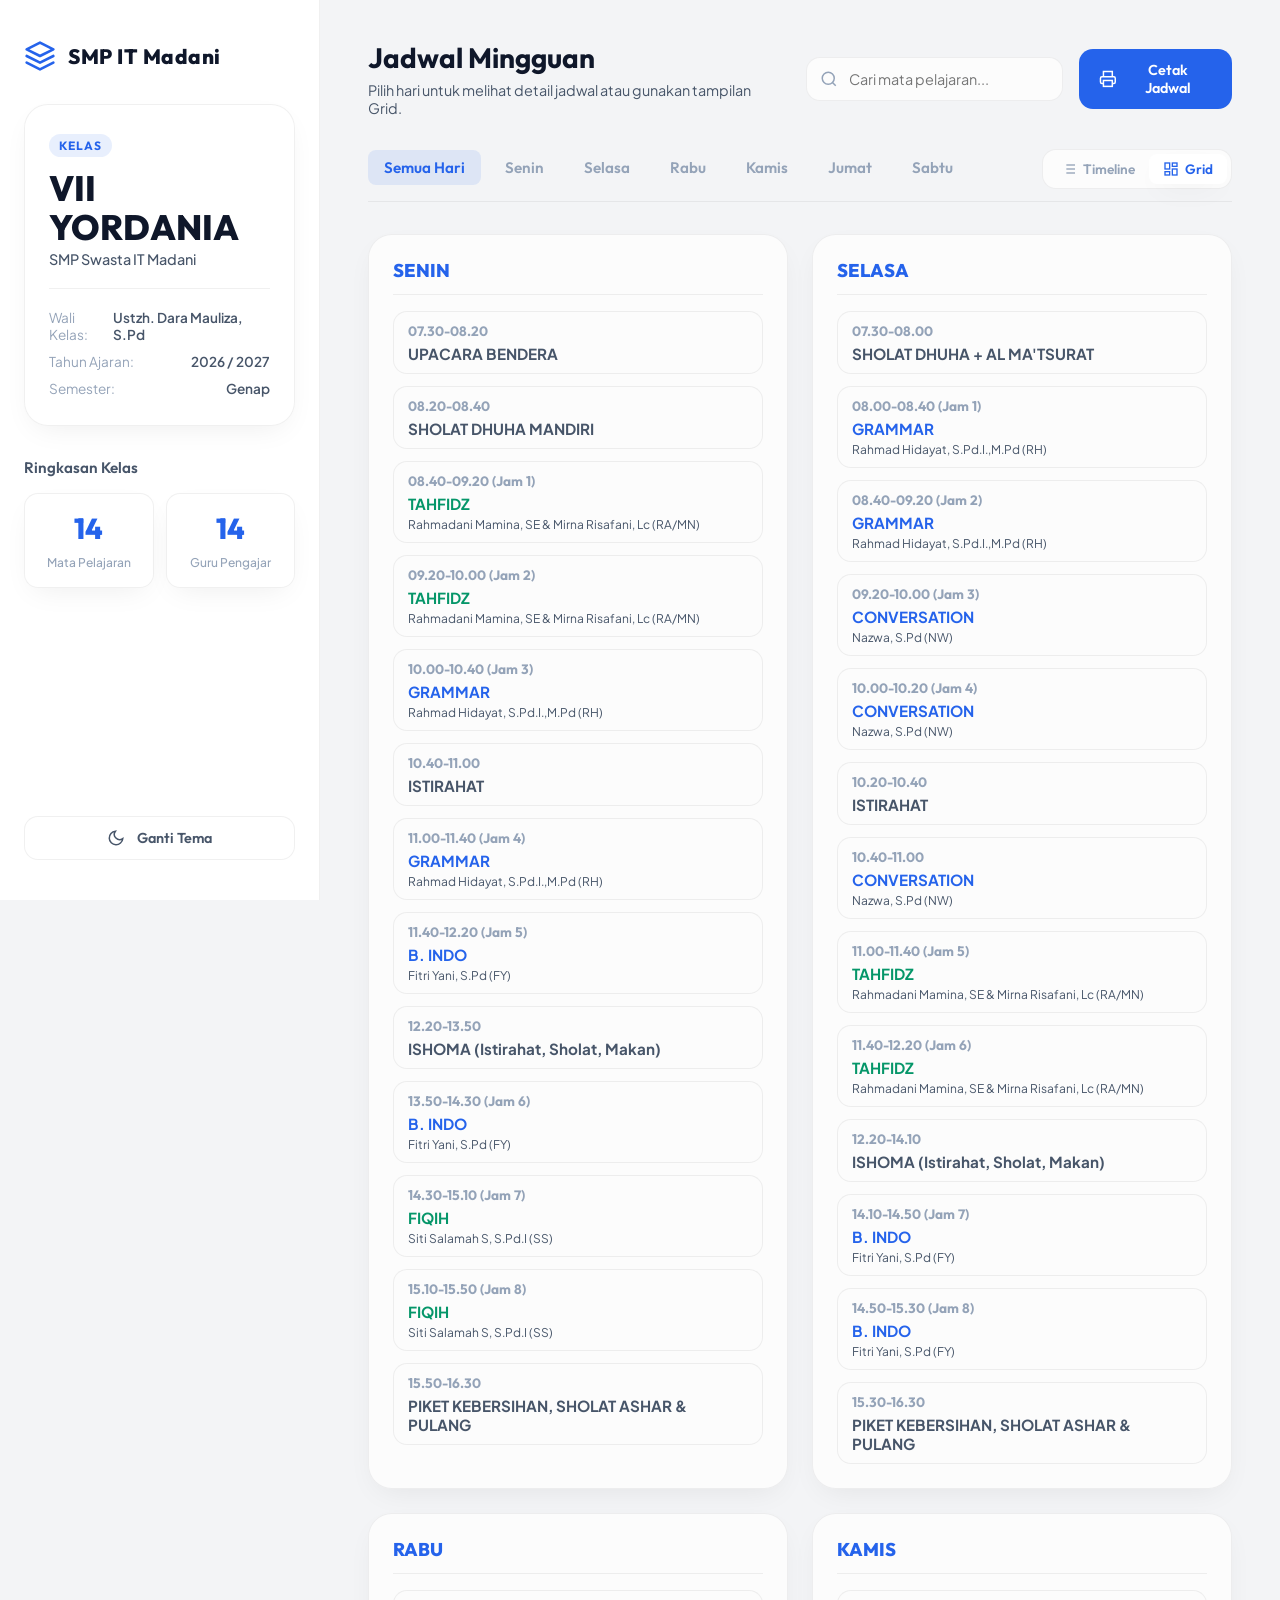
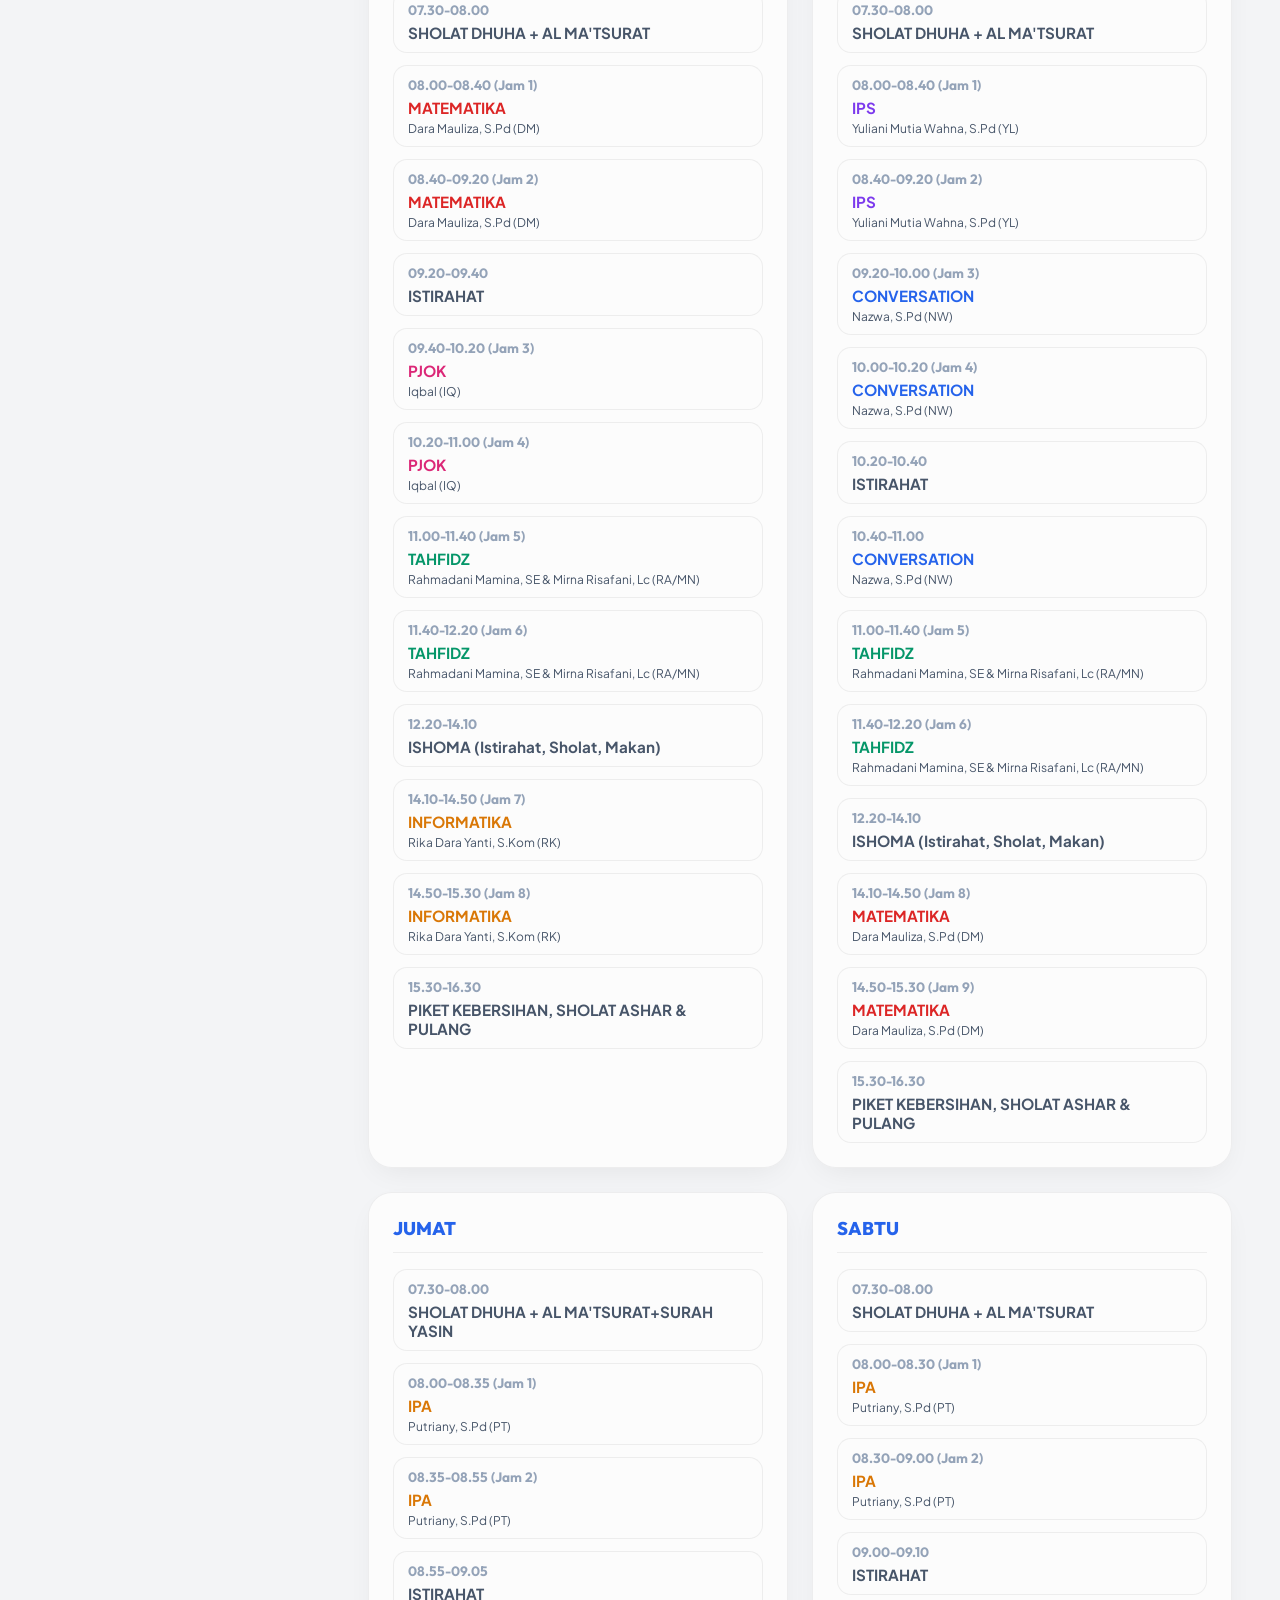
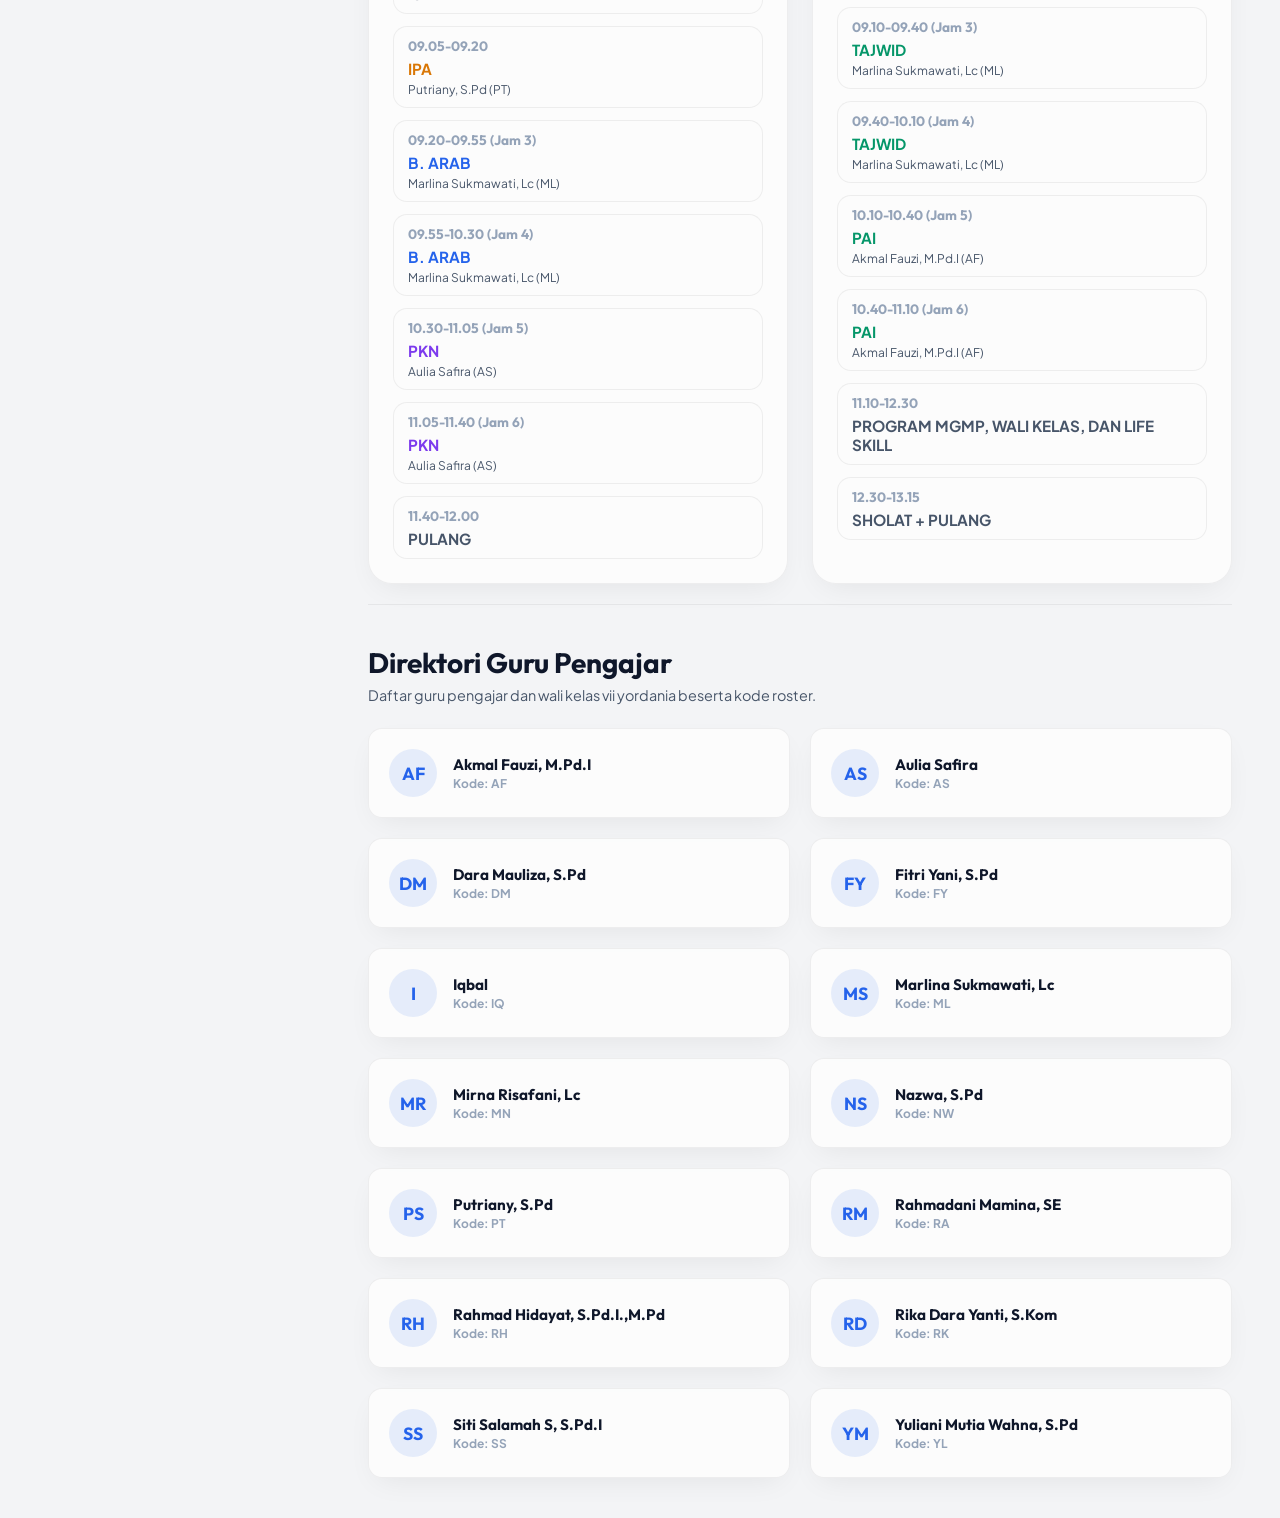
<file: full/VII_YORDANIA/index.html>
<!DOCTYPE html>
<html lang="id">
<head>
    <meta charset="UTF-8">
    <meta name="viewport" content="width=device-width, initial-scale=1.0">
    <title>Jadwal Pelajaran VII YORDANIA - SMP Swasta IT Madani</title>
    <meta name="theme-color" content="#0a0c10">
    <link rel="manifest" href="../manifest.json">
    <link rel="icon" href="../icon.svg" type="image/svg+xml">
    <link rel="preconnect" href="https://fonts.googleapis.com">
    <link rel="preconnect" href="https://fonts.gstatic.com" crossorigin>
    <link href="https://fonts.googleapis.com/css2?family=Outfit:wght@300;400;500;600;700;800&family=Plus+Jakarta+Sans:wght@300;400;500;600;700&display=swap" rel="stylesheet">
    <link rel="stylesheet" href="style.css">
</head>
<body class="light-theme">
    <div class="app-container">
        <aside class="sidebar">
            <div class="sidebar-header">
                <a href="../index.html" class="logo-container">
                    <svg class="logo-icon" viewBox="0 0 24 24" fill="none" xmlns="http://www.w3.org/2000/svg">
                        <path d="M12 2L2 7L12 12L22 7L12 2Z" stroke="currentColor" stroke-width="2" stroke-linecap="round" stroke-linejoin="round"/>
                        <path d="M2 17L12 22L22 17" stroke="currentColor" stroke-width="2" stroke-linecap="round" stroke-linejoin="round"/>
                        <path d="M2 12L12 17L22 12" stroke="currentColor" stroke-width="2" stroke-linecap="round" stroke-linejoin="round"/>
                    </svg>
                    <span class="logo-text">SMP IT Madani</span>
                </a>
            </div>
            
            <div class="class-card">
                <div class="class-badge">KELAS</div>
                <h1 class="class-title">VII YORDANIA</h1>
                <p class="school-subtitle">SMP Swasta IT Madani</p>
                <div class="divider"></div>
                <div class="meta-row">
                    <span class="meta-label">Wali Kelas:</span>
                    <span class="meta-value">Ustzh. Dara Mauliza, S.Pd</span>
                </div>
                <div class="meta-row">
                    <span class="meta-label">Tahun Ajaran:</span>
                    <span class="meta-value">2026 / 2027</span>
                </div>
                <div class="meta-row">
                    <span class="meta-label">Semester:</span>
                    <span class="meta-value">Genap</span>
                </div>
            </div>

            <div class="stats-panel">
                <h3>Ringkasan Kelas</h3>
                <div class="stat-grid">
                    <div class="stat-card">
                        <span class="stat-num" id="total-subjects">0</span>
                        <span class="stat-label">Mata Pelajaran</span>
                    </div>
                    <div class="stat-card">
                        <span class="stat-num" id="total-teachers">0</span>
                        <span class="stat-label">Guru Pengajar</span>
                    </div>
                </div>
            </div>

            <div class="theme-toggle-container">
                <button id="theme-toggle" class="theme-btn">
                    <span class="theme-btn-icon">
                        <svg class="sun-icon" viewBox="0 0 24 24" fill="none" stroke="currentColor" stroke-width="2">
                            <circle cx="12" cy="12" r="5"></circle>
                            <line x1="12" y1="1" x2="12" y2="3"></line>
                            <line x1="12" y1="21" x2="12" y2="23"></line>
                            <line x1="4.22" y1="4.22" x2="5.64" y2="5.64"></line>
                            <line x1="18.36" y1="18.36" x2="19.78" y2="19.78"></line>
                            <line x1="1" y1="12" x2="3" y2="12"></line>
                            <line x1="21" y1="12" x2="23" y2="12"></line>
                            <line x1="4.22" y1="19.78" x2="5.64" y2="18.36"></line>
                            <line x1="18.36" y1="4.22" x2="19.78" y2="5.64"></line>
                        </svg>
                        <svg class="moon-icon" viewBox="0 0 24 24" fill="none" stroke="currentColor" stroke-width="2">
                            <path d="M21 12.79A9 9 0 1 1 11.21 3 7 7 0 0 0 21 12.79z"></path>
                        </svg>
                    </span>
                    <span class="theme-btn-text">Ganti Tema</span>
                </button>
            </div>
        </aside>

        <main class="main-content">
            <header class="content-header">
                <div class="header-left">
                    <h2 class="section-title">Jadwal Mingguan</h2>
                    <p class="section-desc">Pilih hari untuk melihat detail jadwal atau gunakan tampilan Grid.</p>
                </div>
                <div class="header-actions">
                    <div class="search-box">
                        <svg class="search-icon" viewBox="0 0 24 24" fill="none" stroke="currentColor" stroke-width="2">
                            <circle cx="11" cy="11" r="8"></circle>
                            <line x1="21" y1="21" x2="16.65" y2="16.65"></line>
                        </svg>
                        <input type="text" id="search-input" placeholder="Cari mata pelajaran...">
                    </div>
                    <button class="btn btn-primary" onclick="window.print()">
                        <svg class="btn-icon" viewBox="0 0 24 24" fill="none" stroke="currentColor" stroke-width="2">
                            <polyline points="6 9 6 2 18 2 18 9"></polyline>
                            <path d="M6 18H4a2 2 0 0 1-2-2v-5a2 2 0 0 1 2-2h16a2 2 0 0 1 2 2v5a2 2 0 0 1-2 2h-2"></path>
                            <rect x="6" y="14" width="12" height="8"></rect>
                        </svg>
                        Cetak Jadwal
                    </button>
                </div>
            </header>

            <div class="navigation-controls">
                <div class="tabs-container">
                    <button class="tab-btn active" data-day="ALL">Semua Hari</button>
                    <button class="tab-btn" data-day="SENIN">Senin</button>
                    <button class="tab-btn" data-day="SELASA">Selasa</button>
                    <button class="tab-btn" data-day="RABU">Rabu</button>
                    <button class="tab-btn" data-day="KAMIS">Kamis</button>
                    <button class="tab-btn" data-day="JUMAT">Jumat</button>
                    <button class="tab-btn" data-day="SABTU">Sabtu</button>
                </div>
                
                <div class="view-toggle">
                    <button class="toggle-btn" id="view-timeline">
                        <svg viewBox="0 0 24 24" fill="none" stroke="currentColor" stroke-width="2">
                            <line x1="8" y1="6" x2="21" y2="6"></line>
                            <line x1="8" y1="12" x2="21" y2="12"></line>
                            <line x1="8" y1="18" x2="21" y2="18"></line>
                            <line x1="3" y1="6" x2="3.01" y2="6"></line>
                            <line x1="3" y1="12" x2="3.01" y2="12"></line>
                            <line x1="3" y1="18" x2="3.01" y2="18"></line>
                        </svg>
                        Timeline
                    </button>
                    <button class="toggle-btn active" id="view-grid">
                        <svg viewBox="0 0 24 24" fill="none" stroke="currentColor" stroke-width="2">
                            <rect x="3" y="3" width="7" height="9"></rect>
                            <rect x="14" y="3" width="7" height="5"></rect>
                            <rect x="14" y="12" width="7" height="9"></rect>
                            <rect x="3" y="16" width="7" height="5"></rect>
                        </svg>
                        Grid
                    </button>
                </div>
            </div>

            <div id="schedule-container" class="timeline-view">
            </div>

            <section class="teacher-section">
                <div class="section-header-inline">
                    <h2 class="section-title">Direktori Guru Pengajar</h2>
                    <p class="section-desc">Daftar guru pengajar dan wali kelas vii yordania beserta kode roster.</p>
                </div>
                <div class="teacher-grid" id="teacher-grid">
                </div>
            </section>
        </main>
    </div>

    <div class="print-only">
        <div class="print-header">
            <h2>SMP SWASTA IT MADANI</h2>
            <h1>JADWAL PELAJARAN KELAS VII YORDANIA</h1>
            <p>Tahun Pelajaran: 2026/2027 | Wali Kelas: Ustzh. Dara Mauliza, S.Pd</p>
        </div>
        <table class="print-table">
            <thead>
                <tr>
                    <th>Waktu</th>
                    <th>Senin</th>
                    <th>Selasa</th>
                    <th>Rabu</th>
                    <th>Kamis</th>
                    <th>Jumat</th>
                    <th>Sabtu</th>
                </tr>
            </thead>
            <tbody id="print-table-body">
            </tbody>
        </table>
    </div>

    <script src="script.js"></script>
    <script>
    if ('serviceWorker' in navigator) {
        navigator.serviceWorker.register('../sw.js');
    }
    </script>
</body>
</html>
</file>
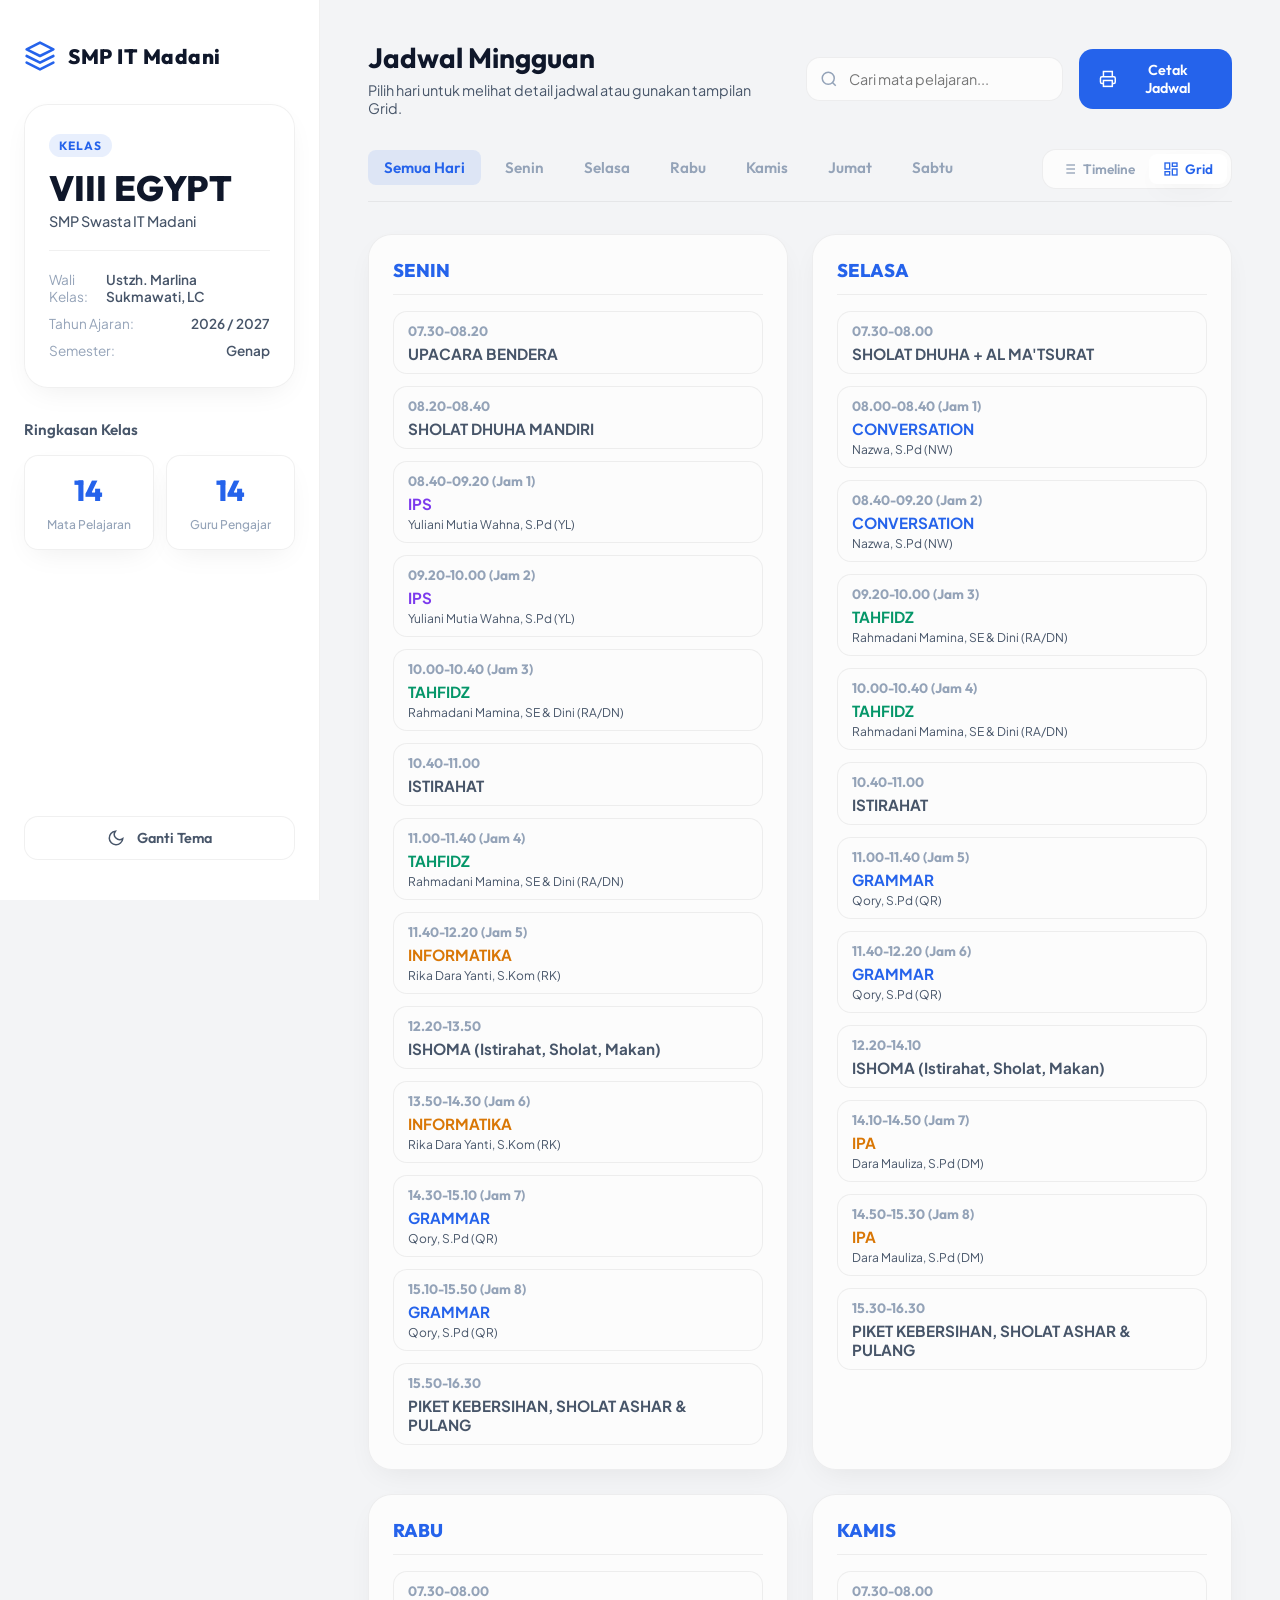
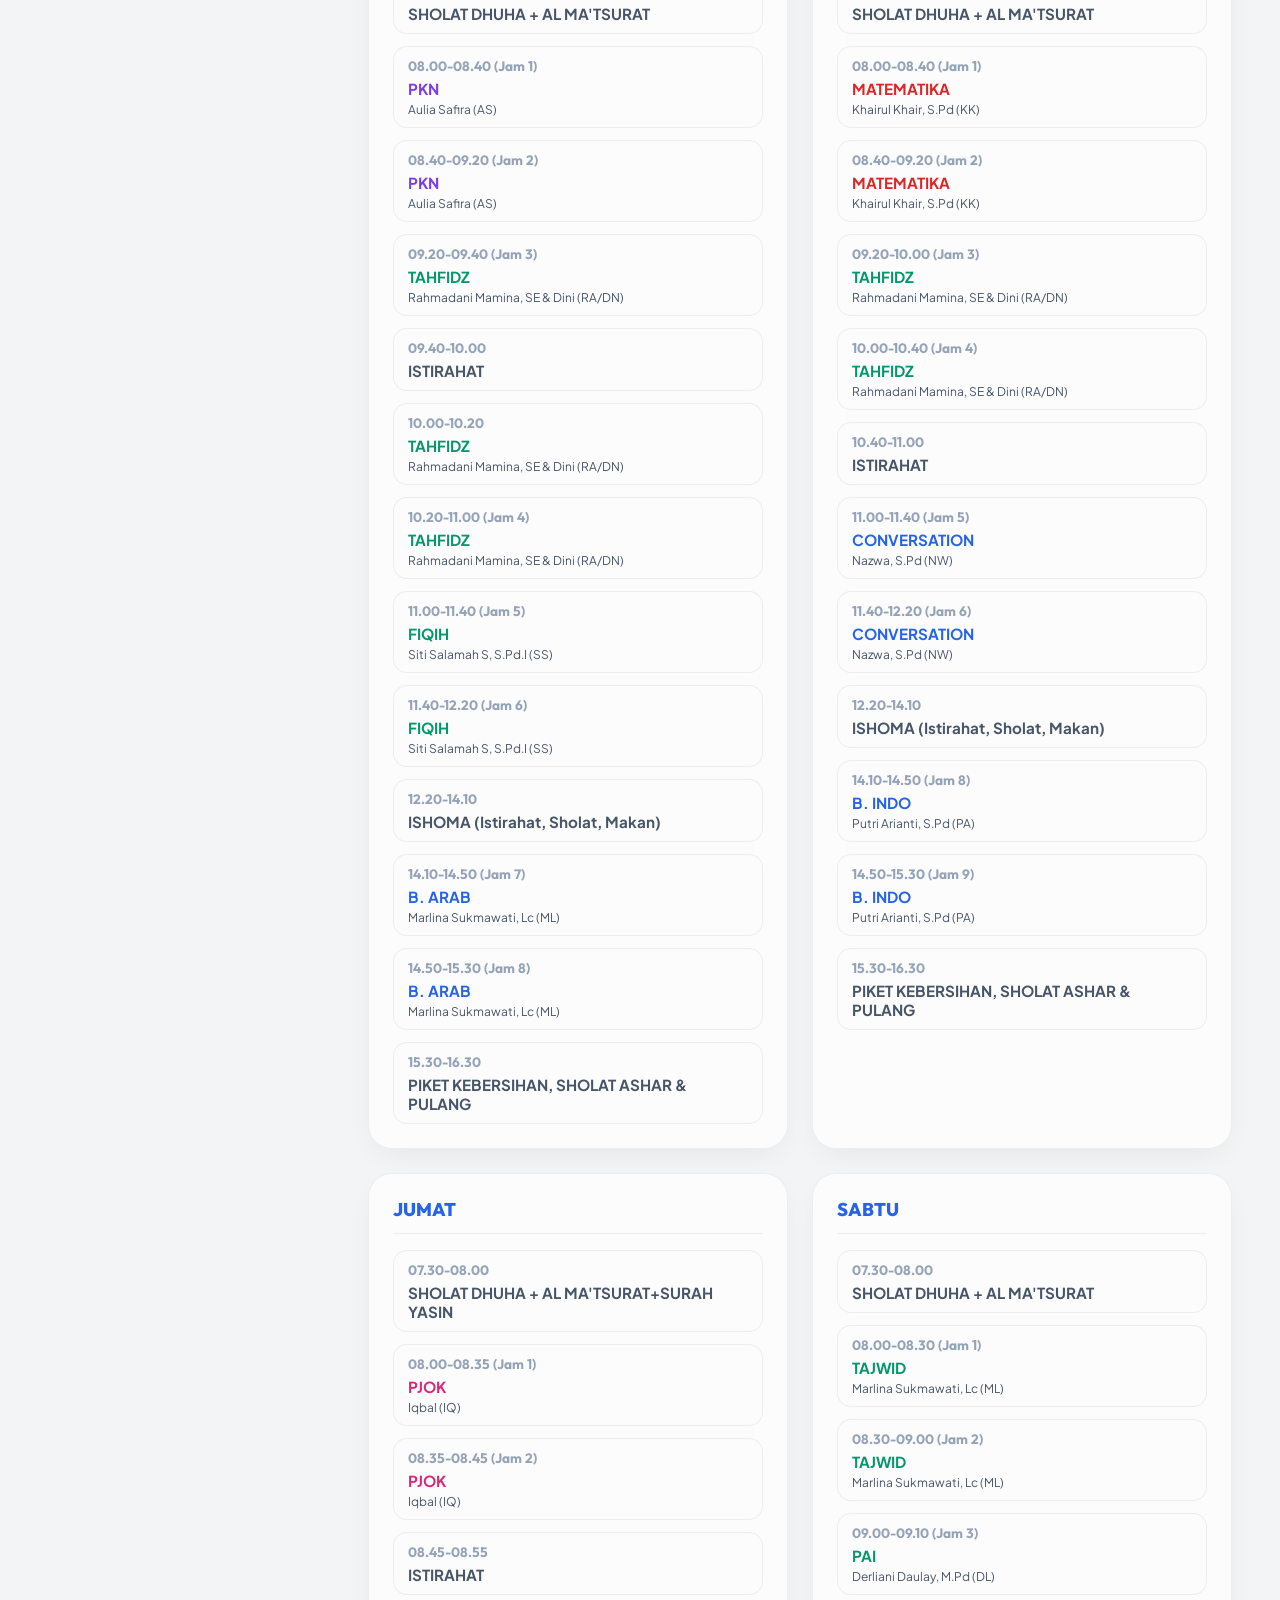
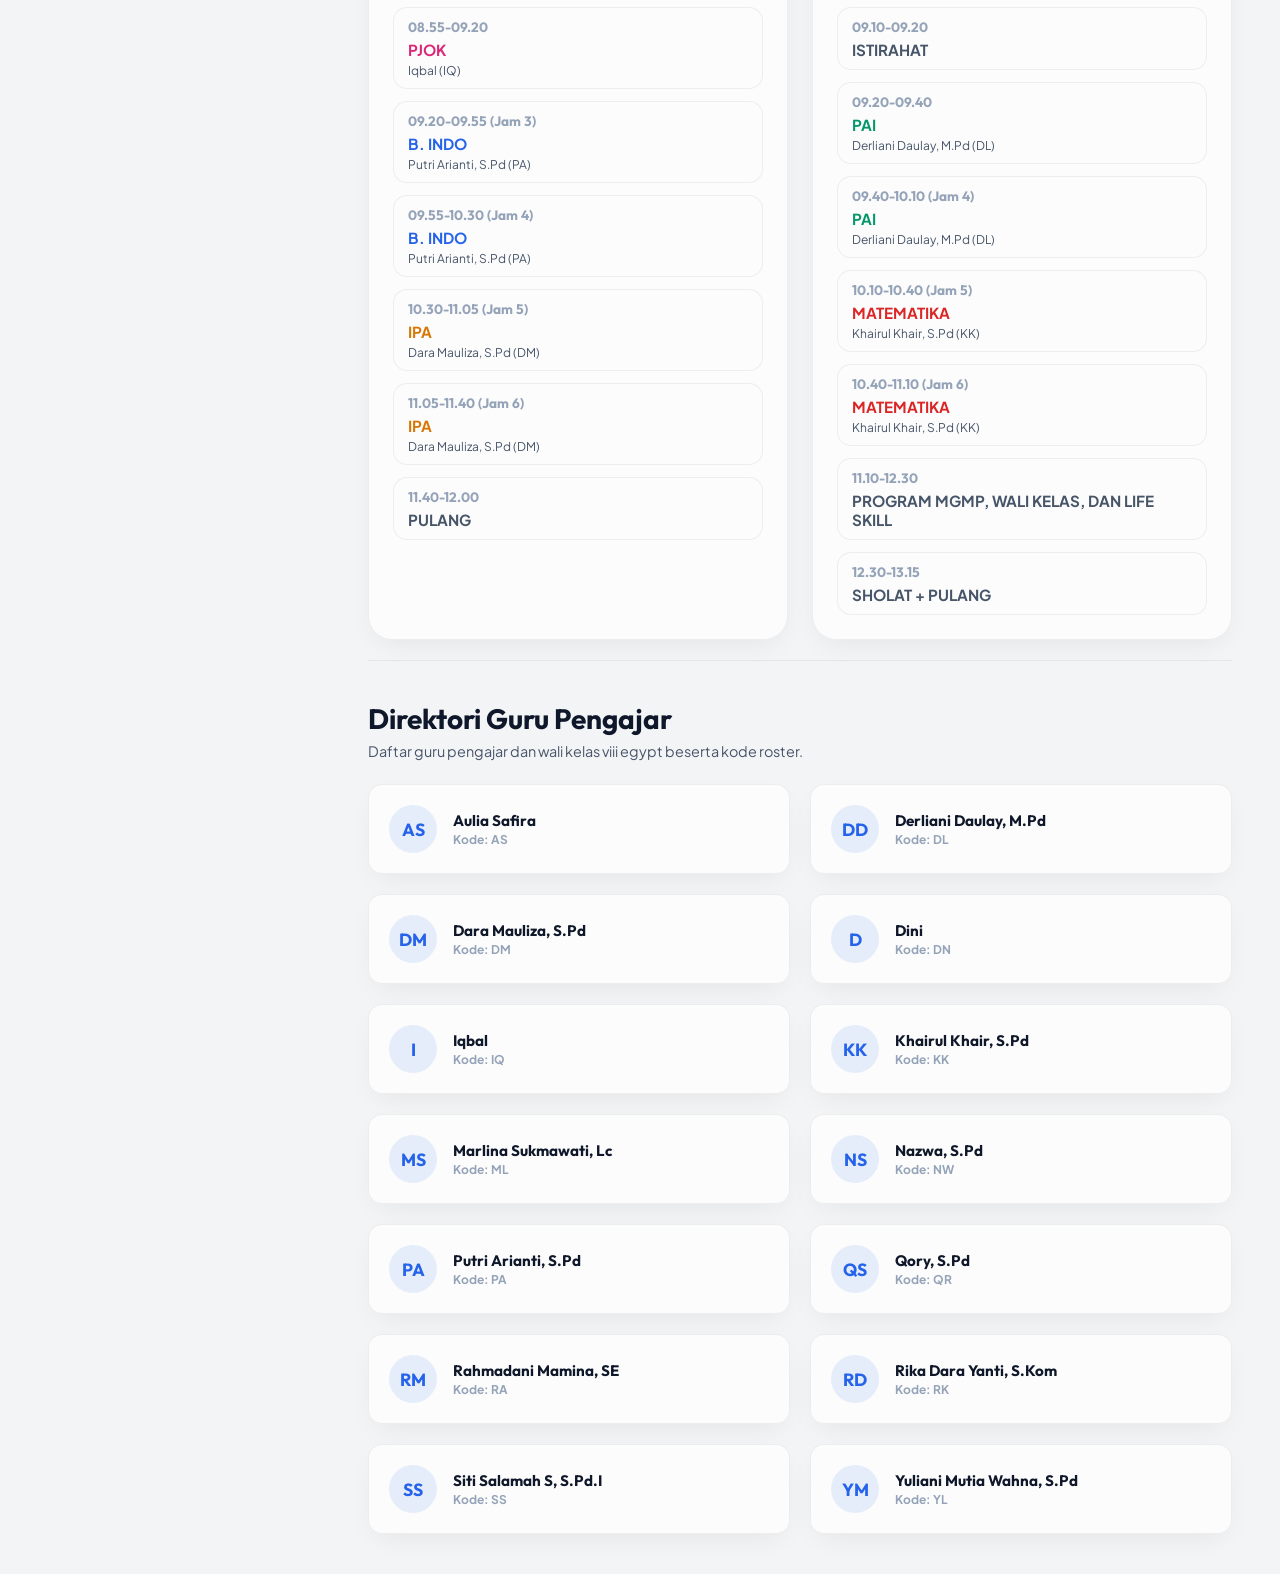
<file: full/VIII_EGYPT/index.html>
<!DOCTYPE html>
<html lang="id">
<head>
    <meta charset="UTF-8">
    <meta name="viewport" content="width=device-width, initial-scale=1.0">
    <title>Jadwal Pelajaran VIII EGYPT - SMP Swasta IT Madani</title>
    <meta name="theme-color" content="#0a0c10">
    <link rel="manifest" href="../manifest.json">
    <link rel="icon" href="../icon.svg" type="image/svg+xml">
    <link rel="preconnect" href="https://fonts.googleapis.com">
    <link rel="preconnect" href="https://fonts.gstatic.com" crossorigin>
    <link href="https://fonts.googleapis.com/css2?family=Outfit:wght@300;400;500;600;700;800&family=Plus+Jakarta+Sans:wght@300;400;500;600;700&display=swap" rel="stylesheet">
    <link rel="stylesheet" href="style.css">
</head>
<body class="light-theme">
    <div class="app-container">
        <aside class="sidebar">
            <div class="sidebar-header">
                <a href="../index.html" class="logo-container">
                    <svg class="logo-icon" viewBox="0 0 24 24" fill="none" xmlns="http://www.w3.org/2000/svg">
                        <path d="M12 2L2 7L12 12L22 7L12 2Z" stroke="currentColor" stroke-width="2" stroke-linecap="round" stroke-linejoin="round"/>
                        <path d="M2 17L12 22L22 17" stroke="currentColor" stroke-width="2" stroke-linecap="round" stroke-linejoin="round"/>
                        <path d="M2 12L12 17L22 12" stroke="currentColor" stroke-width="2" stroke-linecap="round" stroke-linejoin="round"/>
                    </svg>
                    <span class="logo-text">SMP IT Madani</span>
                </a>
            </div>
            
            <div class="class-card">
                <div class="class-badge">KELAS</div>
                <h1 class="class-title">VIII EGYPT</h1>
                <p class="school-subtitle">SMP Swasta IT Madani</p>
                <div class="divider"></div>
                <div class="meta-row">
                    <span class="meta-label">Wali Kelas:</span>
                    <span class="meta-value">Ustzh. Marlina Sukmawati, LC</span>
                </div>
                <div class="meta-row">
                    <span class="meta-label">Tahun Ajaran:</span>
                    <span class="meta-value">2026 / 2027</span>
                </div>
                <div class="meta-row">
                    <span class="meta-label">Semester:</span>
                    <span class="meta-value">Genap</span>
                </div>
            </div>

            <div class="stats-panel">
                <h3>Ringkasan Kelas</h3>
                <div class="stat-grid">
                    <div class="stat-card">
                        <span class="stat-num" id="total-subjects">0</span>
                        <span class="stat-label">Mata Pelajaran</span>
                    </div>
                    <div class="stat-card">
                        <span class="stat-num" id="total-teachers">0</span>
                        <span class="stat-label">Guru Pengajar</span>
                    </div>
                </div>
            </div>

            <div class="theme-toggle-container">
                <button id="theme-toggle" class="theme-btn">
                    <span class="theme-btn-icon">
                        <svg class="sun-icon" viewBox="0 0 24 24" fill="none" stroke="currentColor" stroke-width="2">
                            <circle cx="12" cy="12" r="5"></circle>
                            <line x1="12" y1="1" x2="12" y2="3"></line>
                            <line x1="12" y1="21" x2="12" y2="23"></line>
                            <line x1="4.22" y1="4.22" x2="5.64" y2="5.64"></line>
                            <line x1="18.36" y1="18.36" x2="19.78" y2="19.78"></line>
                            <line x1="1" y1="12" x2="3" y2="12"></line>
                            <line x1="21" y1="12" x2="23" y2="12"></line>
                            <line x1="4.22" y1="19.78" x2="5.64" y2="18.36"></line>
                            <line x1="18.36" y1="4.22" x2="19.78" y2="5.64"></line>
                        </svg>
                        <svg class="moon-icon" viewBox="0 0 24 24" fill="none" stroke="currentColor" stroke-width="2">
                            <path d="M21 12.79A9 9 0 1 1 11.21 3 7 7 0 0 0 21 12.79z"></path>
                        </svg>
                    </span>
                    <span class="theme-btn-text">Ganti Tema</span>
                </button>
            </div>
        </aside>

        <main class="main-content">
            <header class="content-header">
                <div class="header-left">
                    <h2 class="section-title">Jadwal Mingguan</h2>
                    <p class="section-desc">Pilih hari untuk melihat detail jadwal atau gunakan tampilan Grid.</p>
                </div>
                <div class="header-actions">
                    <div class="search-box">
                        <svg class="search-icon" viewBox="0 0 24 24" fill="none" stroke="currentColor" stroke-width="2">
                            <circle cx="11" cy="11" r="8"></circle>
                            <line x1="21" y1="21" x2="16.65" y2="16.65"></line>
                        </svg>
                        <input type="text" id="search-input" placeholder="Cari mata pelajaran...">
                    </div>
                    <button class="btn btn-primary" onclick="window.print()">
                        <svg class="btn-icon" viewBox="0 0 24 24" fill="none" stroke="currentColor" stroke-width="2">
                            <polyline points="6 9 6 2 18 2 18 9"></polyline>
                            <path d="M6 18H4a2 2 0 0 1-2-2v-5a2 2 0 0 1 2-2h16a2 2 0 0 1 2 2v5a2 2 0 0 1-2 2h-2"></path>
                            <rect x="6" y="14" width="12" height="8"></rect>
                        </svg>
                        Cetak Jadwal
                    </button>
                </div>
            </header>

            <div class="navigation-controls">
                <div class="tabs-container">
                    <button class="tab-btn active" data-day="ALL">Semua Hari</button>
                    <button class="tab-btn" data-day="SENIN">Senin</button>
                    <button class="tab-btn" data-day="SELASA">Selasa</button>
                    <button class="tab-btn" data-day="RABU">Rabu</button>
                    <button class="tab-btn" data-day="KAMIS">Kamis</button>
                    <button class="tab-btn" data-day="JUMAT">Jumat</button>
                    <button class="tab-btn" data-day="SABTU">Sabtu</button>
                </div>
                
                <div class="view-toggle">
                    <button class="toggle-btn" id="view-timeline">
                        <svg viewBox="0 0 24 24" fill="none" stroke="currentColor" stroke-width="2">
                            <line x1="8" y1="6" x2="21" y2="6"></line>
                            <line x1="8" y1="12" x2="21" y2="12"></line>
                            <line x1="8" y1="18" x2="21" y2="18"></line>
                            <line x1="3" y1="6" x2="3.01" y2="6"></line>
                            <line x1="3" y1="12" x2="3.01" y2="12"></line>
                            <line x1="3" y1="18" x2="3.01" y2="18"></line>
                        </svg>
                        Timeline
                    </button>
                    <button class="toggle-btn active" id="view-grid">
                        <svg viewBox="0 0 24 24" fill="none" stroke="currentColor" stroke-width="2">
                            <rect x="3" y="3" width="7" height="9"></rect>
                            <rect x="14" y="3" width="7" height="5"></rect>
                            <rect x="14" y="12" width="7" height="9"></rect>
                            <rect x="3" y="16" width="7" height="5"></rect>
                        </svg>
                        Grid
                    </button>
                </div>
            </div>

            <div id="schedule-container" class="timeline-view">
            </div>

            <section class="teacher-section">
                <div class="section-header-inline">
                    <h2 class="section-title">Direktori Guru Pengajar</h2>
                    <p class="section-desc">Daftar guru pengajar dan wali kelas viii egypt beserta kode roster.</p>
                </div>
                <div class="teacher-grid" id="teacher-grid">
                </div>
            </section>
        </main>
    </div>

    <div class="print-only">
        <div class="print-header">
            <h2>SMP SWASTA IT MADANI</h2>
            <h1>JADWAL PELAJARAN KELAS VIII EGYPT</h1>
            <p>Tahun Pelajaran: 2026/2027 | Wali Kelas: Ustzh. Marlina Sukmawati, LC</p>
        </div>
        <table class="print-table">
            <thead>
                <tr>
                    <th>Waktu</th>
                    <th>Senin</th>
                    <th>Selasa</th>
                    <th>Rabu</th>
                    <th>Kamis</th>
                    <th>Jumat</th>
                    <th>Sabtu</th>
                </tr>
            </thead>
            <tbody id="print-table-body">
            </tbody>
        </table>
    </div>

    <script src="script.js"></script>
    <script>
    if ('serviceWorker' in navigator) {
        navigator.serviceWorker.register('../sw.js');
    }
    </script>
</body>
</html>
</file>
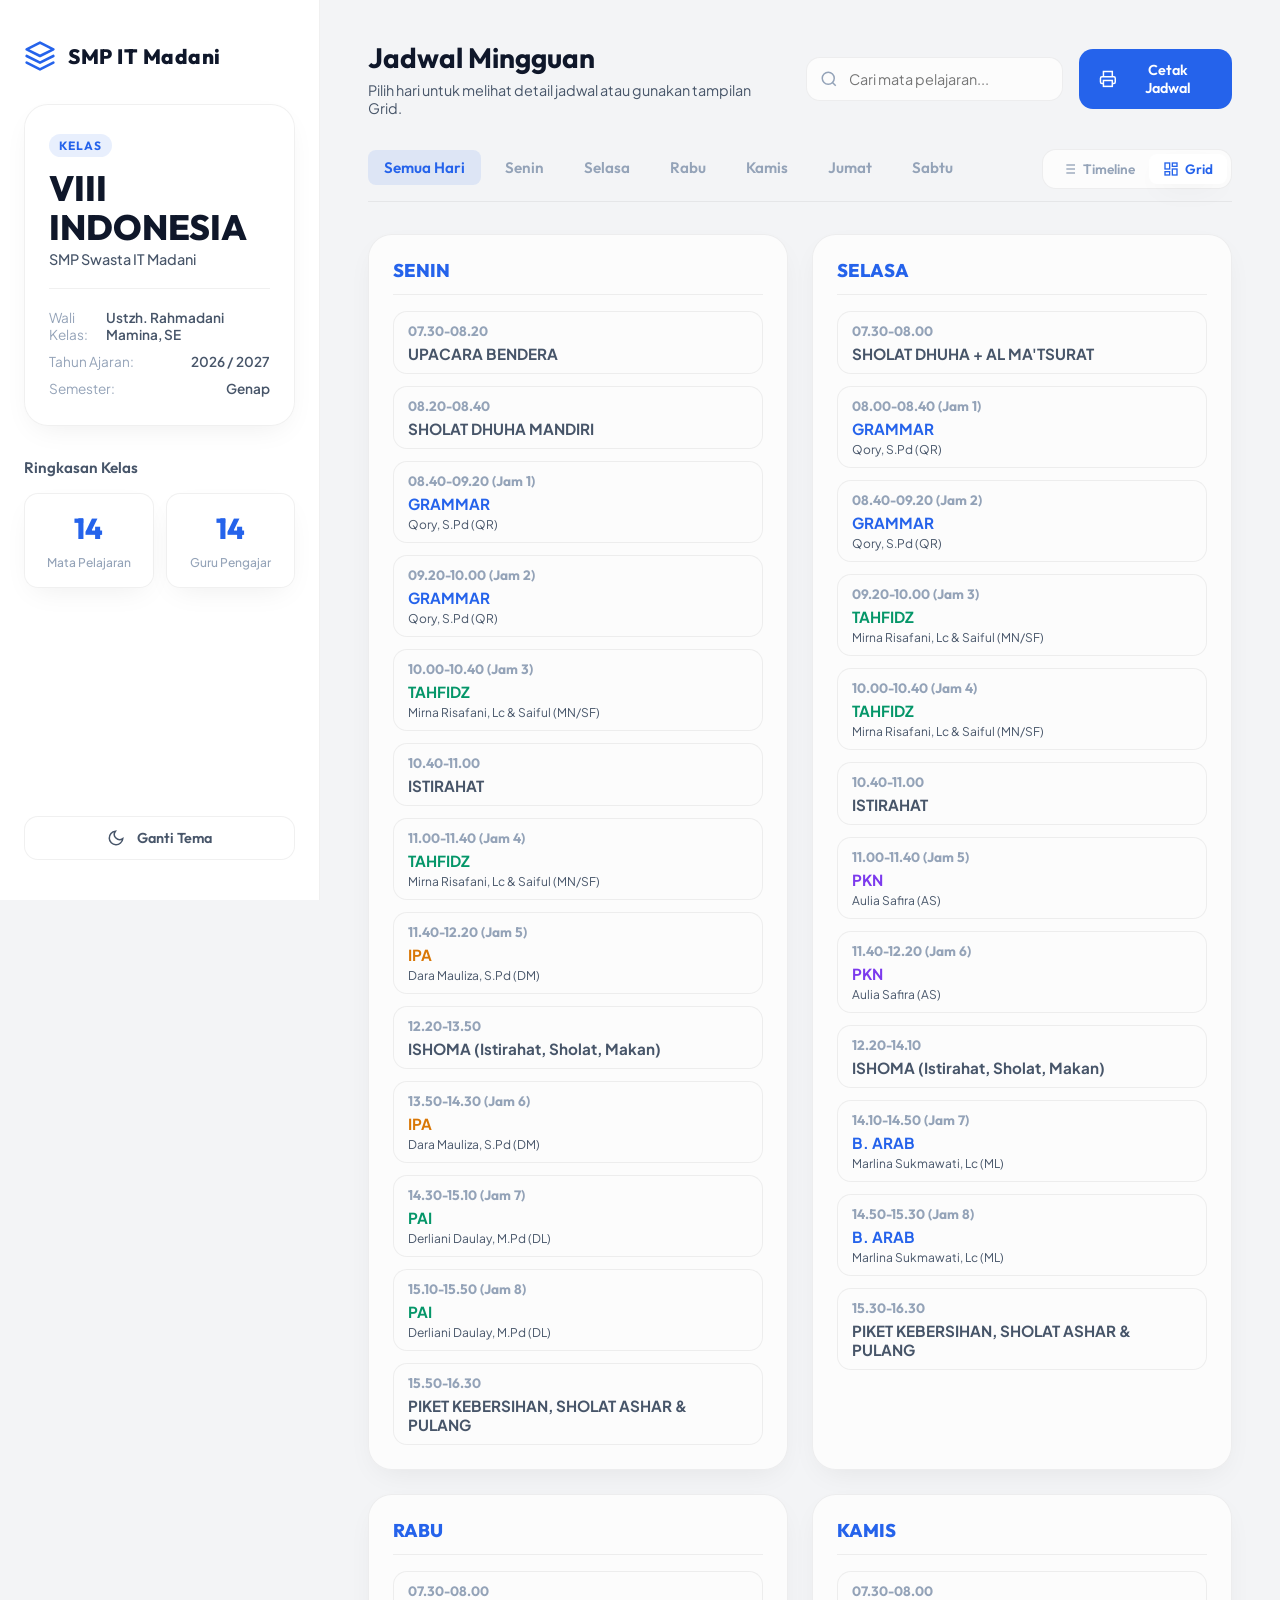
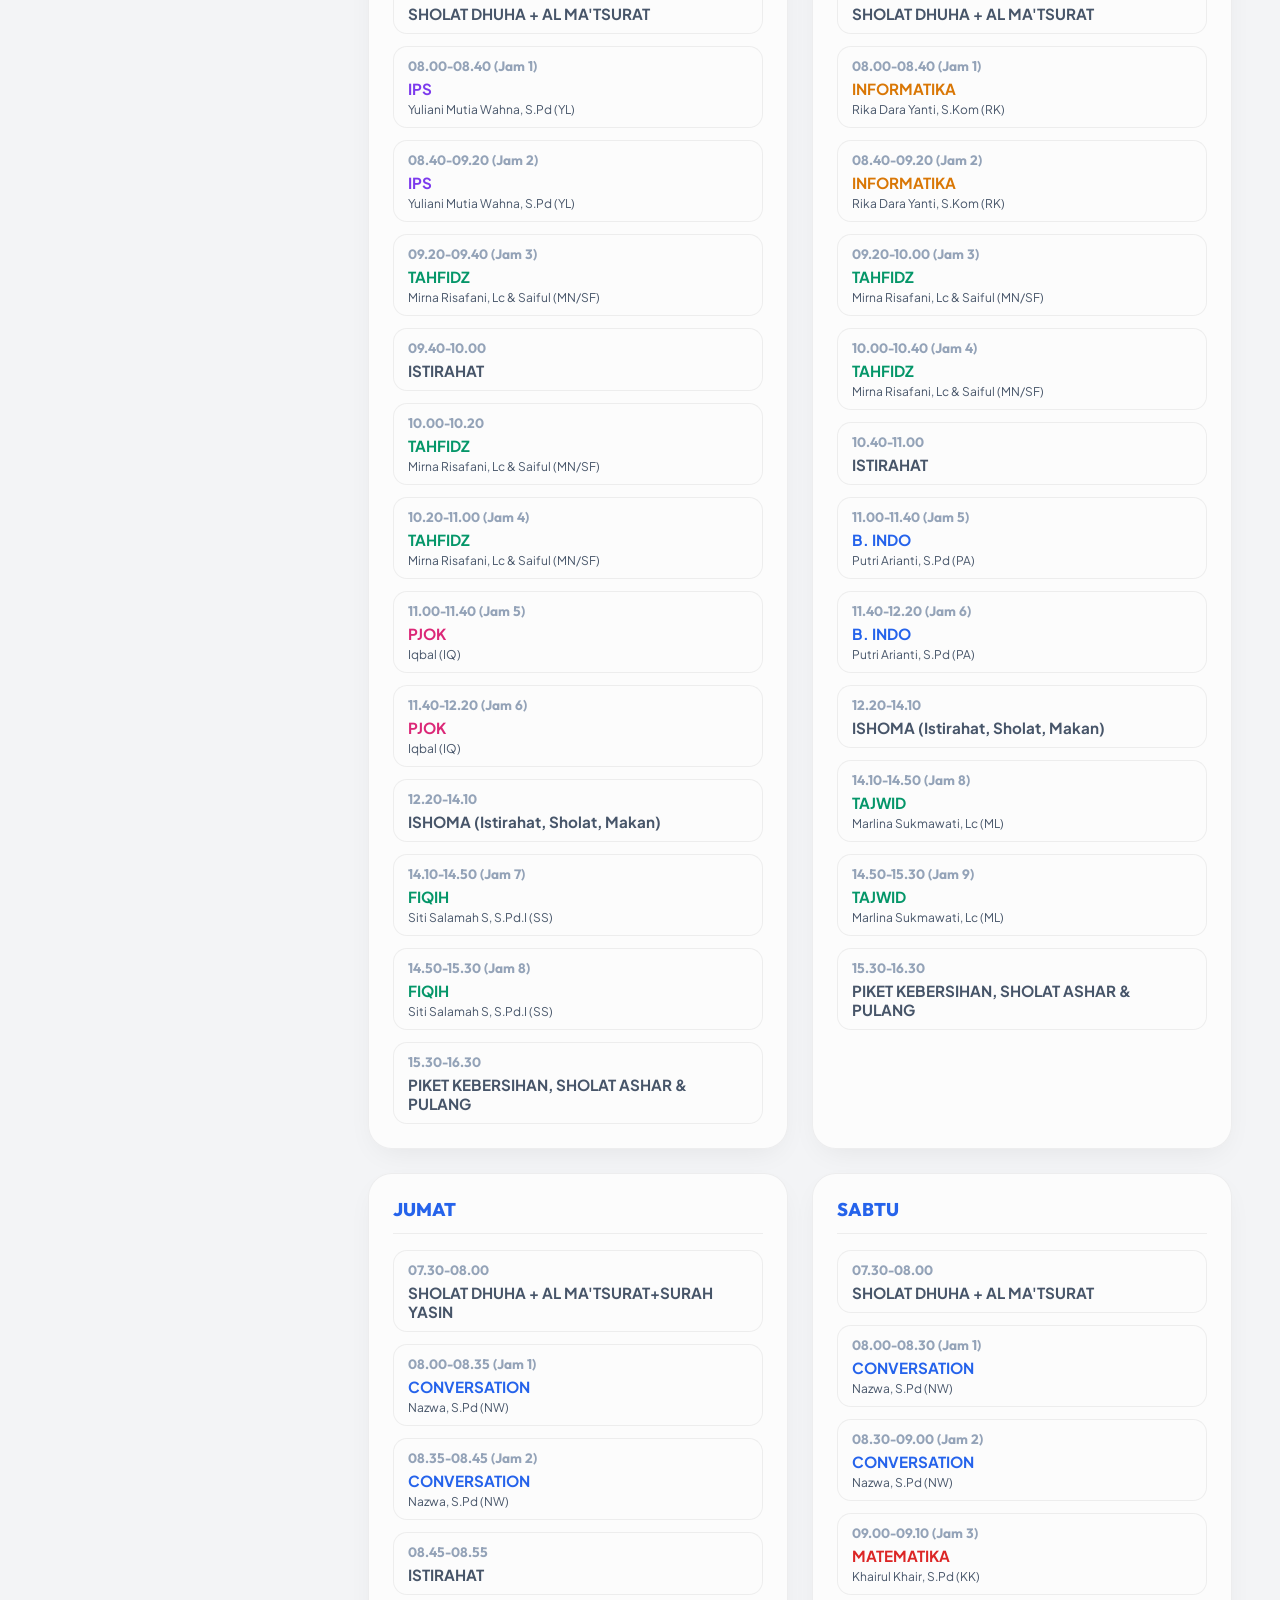
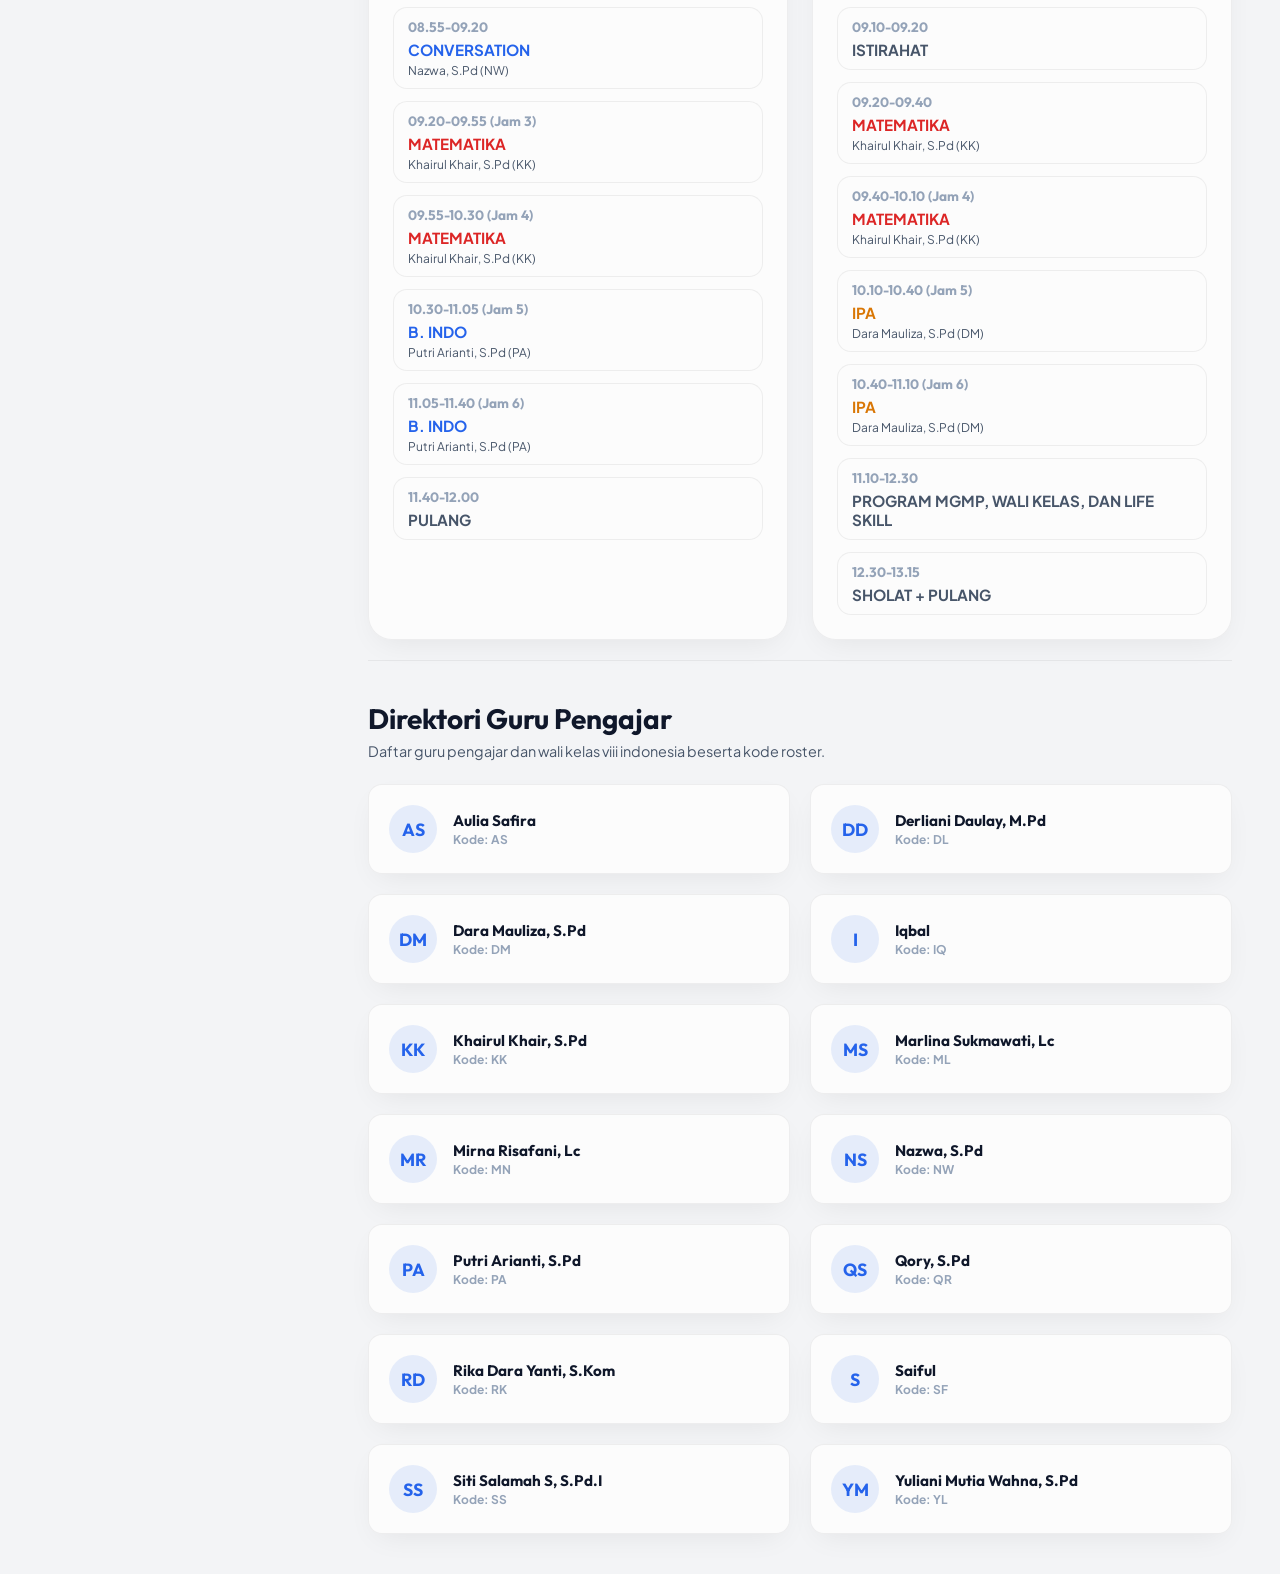
<file: full/VIII_INDONESIA/index.html>
<!DOCTYPE html>
<html lang="id">
<head>
    <meta charset="UTF-8">
    <meta name="viewport" content="width=device-width, initial-scale=1.0">
    <title>Jadwal Pelajaran VIII INDONESIA - SMP Swasta IT Madani</title>
    <meta name="theme-color" content="#0a0c10">
    <link rel="manifest" href="../manifest.json">
    <link rel="icon" href="../icon.svg" type="image/svg+xml">
    <link rel="preconnect" href="https://fonts.googleapis.com">
    <link rel="preconnect" href="https://fonts.gstatic.com" crossorigin>
    <link href="https://fonts.googleapis.com/css2?family=Outfit:wght@300;400;500;600;700;800&family=Plus+Jakarta+Sans:wght@300;400;500;600;700&display=swap" rel="stylesheet">
    <link rel="stylesheet" href="style.css">
</head>
<body class="light-theme">
    <div class="app-container">
        <aside class="sidebar">
            <div class="sidebar-header">
                <a href="../index.html" class="logo-container">
                    <svg class="logo-icon" viewBox="0 0 24 24" fill="none" xmlns="http://www.w3.org/2000/svg">
                        <path d="M12 2L2 7L12 12L22 7L12 2Z" stroke="currentColor" stroke-width="2" stroke-linecap="round" stroke-linejoin="round"/>
                        <path d="M2 17L12 22L22 17" stroke="currentColor" stroke-width="2" stroke-linecap="round" stroke-linejoin="round"/>
                        <path d="M2 12L12 17L22 12" stroke="currentColor" stroke-width="2" stroke-linecap="round" stroke-linejoin="round"/>
                    </svg>
                    <span class="logo-text">SMP IT Madani</span>
                </a>
            </div>
            
            <div class="class-card">
                <div class="class-badge">KELAS</div>
                <h1 class="class-title">VIII INDONESIA</h1>
                <p class="school-subtitle">SMP Swasta IT Madani</p>
                <div class="divider"></div>
                <div class="meta-row">
                    <span class="meta-label">Wali Kelas:</span>
                    <span class="meta-value">Ustzh. Rahmadani Mamina, SE</span>
                </div>
                <div class="meta-row">
                    <span class="meta-label">Tahun Ajaran:</span>
                    <span class="meta-value">2026 / 2027</span>
                </div>
                <div class="meta-row">
                    <span class="meta-label">Semester:</span>
                    <span class="meta-value">Genap</span>
                </div>
            </div>

            <div class="stats-panel">
                <h3>Ringkasan Kelas</h3>
                <div class="stat-grid">
                    <div class="stat-card">
                        <span class="stat-num" id="total-subjects">0</span>
                        <span class="stat-label">Mata Pelajaran</span>
                    </div>
                    <div class="stat-card">
                        <span class="stat-num" id="total-teachers">0</span>
                        <span class="stat-label">Guru Pengajar</span>
                    </div>
                </div>
            </div>

            <div class="theme-toggle-container">
                <button id="theme-toggle" class="theme-btn">
                    <span class="theme-btn-icon">
                        <svg class="sun-icon" viewBox="0 0 24 24" fill="none" stroke="currentColor" stroke-width="2">
                            <circle cx="12" cy="12" r="5"></circle>
                            <line x1="12" y1="1" x2="12" y2="3"></line>
                            <line x1="12" y1="21" x2="12" y2="23"></line>
                            <line x1="4.22" y1="4.22" x2="5.64" y2="5.64"></line>
                            <line x1="18.36" y1="18.36" x2="19.78" y2="19.78"></line>
                            <line x1="1" y1="12" x2="3" y2="12"></line>
                            <line x1="21" y1="12" x2="23" y2="12"></line>
                            <line x1="4.22" y1="19.78" x2="5.64" y2="18.36"></line>
                            <line x1="18.36" y1="4.22" x2="19.78" y2="5.64"></line>
                        </svg>
                        <svg class="moon-icon" viewBox="0 0 24 24" fill="none" stroke="currentColor" stroke-width="2">
                            <path d="M21 12.79A9 9 0 1 1 11.21 3 7 7 0 0 0 21 12.79z"></path>
                        </svg>
                    </span>
                    <span class="theme-btn-text">Ganti Tema</span>
                </button>
            </div>
        </aside>

        <main class="main-content">
            <header class="content-header">
                <div class="header-left">
                    <h2 class="section-title">Jadwal Mingguan</h2>
                    <p class="section-desc">Pilih hari untuk melihat detail jadwal atau gunakan tampilan Grid.</p>
                </div>
                <div class="header-actions">
                    <div class="search-box">
                        <svg class="search-icon" viewBox="0 0 24 24" fill="none" stroke="currentColor" stroke-width="2">
                            <circle cx="11" cy="11" r="8"></circle>
                            <line x1="21" y1="21" x2="16.65" y2="16.65"></line>
                        </svg>
                        <input type="text" id="search-input" placeholder="Cari mata pelajaran...">
                    </div>
                    <button class="btn btn-primary" onclick="window.print()">
                        <svg class="btn-icon" viewBox="0 0 24 24" fill="none" stroke="currentColor" stroke-width="2">
                            <polyline points="6 9 6 2 18 2 18 9"></polyline>
                            <path d="M6 18H4a2 2 0 0 1-2-2v-5a2 2 0 0 1 2-2h16a2 2 0 0 1 2 2v5a2 2 0 0 1-2 2h-2"></path>
                            <rect x="6" y="14" width="12" height="8"></rect>
                        </svg>
                        Cetak Jadwal
                    </button>
                </div>
            </header>

            <div class="navigation-controls">
                <div class="tabs-container">
                    <button class="tab-btn active" data-day="ALL">Semua Hari</button>
                    <button class="tab-btn" data-day="SENIN">Senin</button>
                    <button class="tab-btn" data-day="SELASA">Selasa</button>
                    <button class="tab-btn" data-day="RABU">Rabu</button>
                    <button class="tab-btn" data-day="KAMIS">Kamis</button>
                    <button class="tab-btn" data-day="JUMAT">Jumat</button>
                    <button class="tab-btn" data-day="SABTU">Sabtu</button>
                </div>
                
                <div class="view-toggle">
                    <button class="toggle-btn" id="view-timeline">
                        <svg viewBox="0 0 24 24" fill="none" stroke="currentColor" stroke-width="2">
                            <line x1="8" y1="6" x2="21" y2="6"></line>
                            <line x1="8" y1="12" x2="21" y2="12"></line>
                            <line x1="8" y1="18" x2="21" y2="18"></line>
                            <line x1="3" y1="6" x2="3.01" y2="6"></line>
                            <line x1="3" y1="12" x2="3.01" y2="12"></line>
                            <line x1="3" y1="18" x2="3.01" y2="18"></line>
                        </svg>
                        Timeline
                    </button>
                    <button class="toggle-btn active" id="view-grid">
                        <svg viewBox="0 0 24 24" fill="none" stroke="currentColor" stroke-width="2">
                            <rect x="3" y="3" width="7" height="9"></rect>
                            <rect x="14" y="3" width="7" height="5"></rect>
                            <rect x="14" y="12" width="7" height="9"></rect>
                            <rect x="3" y="16" width="7" height="5"></rect>
                        </svg>
                        Grid
                    </button>
                </div>
            </div>

            <div id="schedule-container" class="timeline-view">
            </div>

            <section class="teacher-section">
                <div class="section-header-inline">
                    <h2 class="section-title">Direktori Guru Pengajar</h2>
                    <p class="section-desc">Daftar guru pengajar dan wali kelas viii indonesia beserta kode roster.</p>
                </div>
                <div class="teacher-grid" id="teacher-grid">
                </div>
            </section>
        </main>
    </div>

    <div class="print-only">
        <div class="print-header">
            <h2>SMP SWASTA IT MADANI</h2>
            <h1>JADWAL PELAJARAN KELAS VIII INDONESIA</h1>
            <p>Tahun Pelajaran: 2026/2027 | Wali Kelas: Ustzh. Rahmadani Mamina, SE</p>
        </div>
        <table class="print-table">
            <thead>
                <tr>
                    <th>Waktu</th>
                    <th>Senin</th>
                    <th>Selasa</th>
                    <th>Rabu</th>
                    <th>Kamis</th>
                    <th>Jumat</th>
                    <th>Sabtu</th>
                </tr>
            </thead>
            <tbody id="print-table-body">
            </tbody>
        </table>
    </div>

    <script src="script.js"></script>
    <script>
    if ('serviceWorker' in navigator) {
        navigator.serviceWorker.register('../sw.js');
    }
    </script>
</body>
</html>
</file>
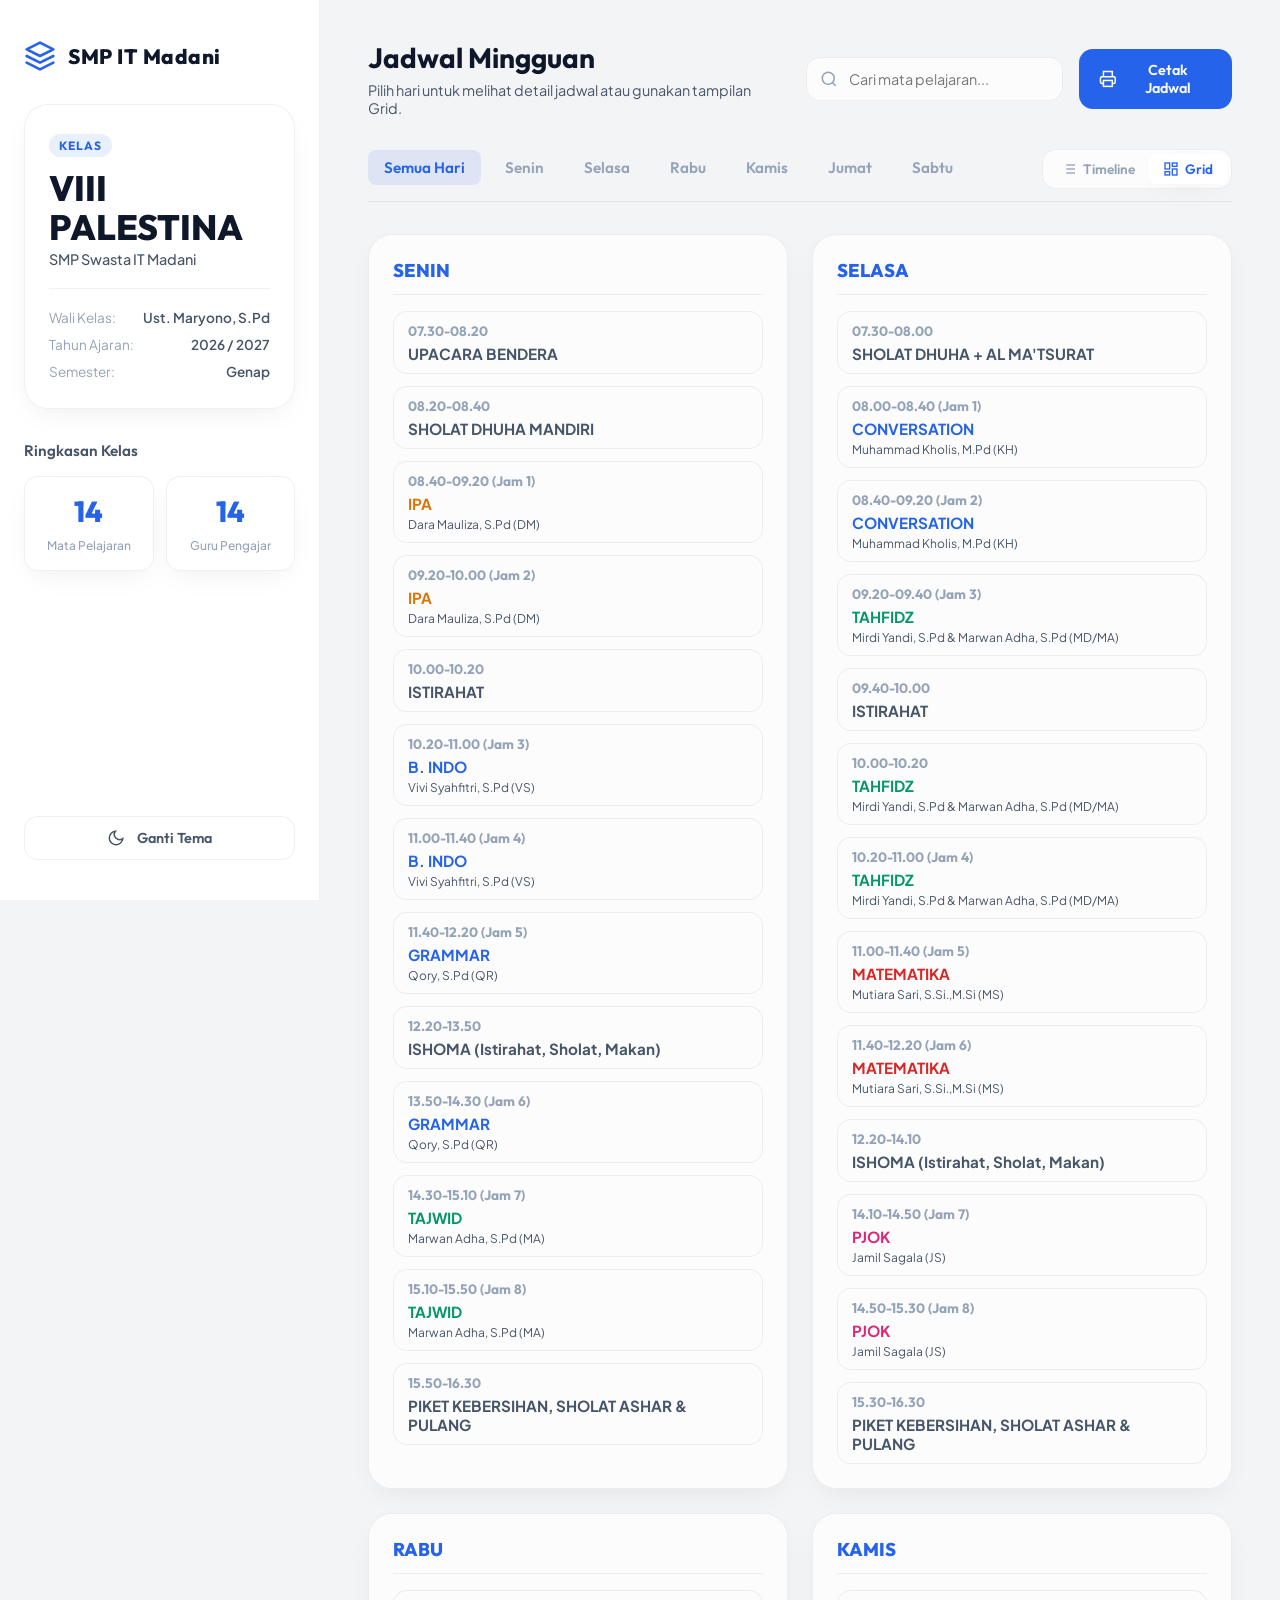
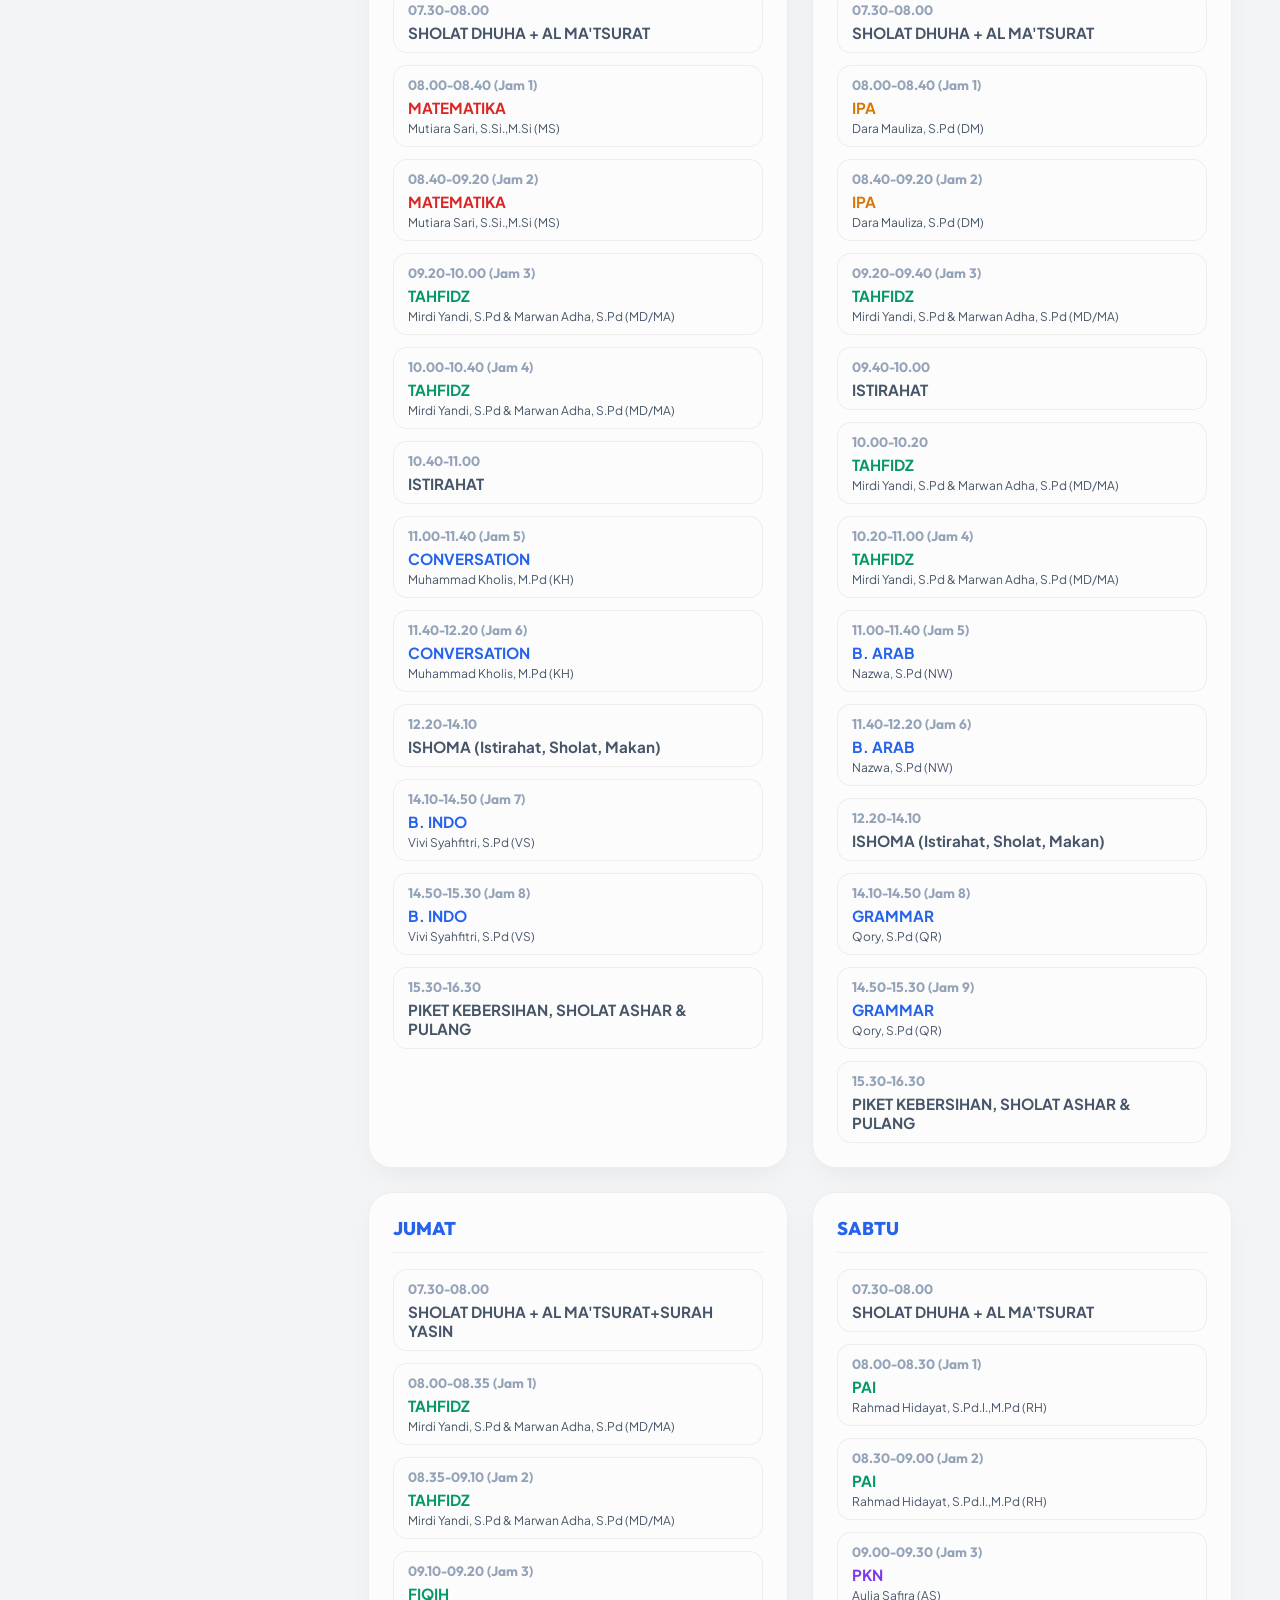
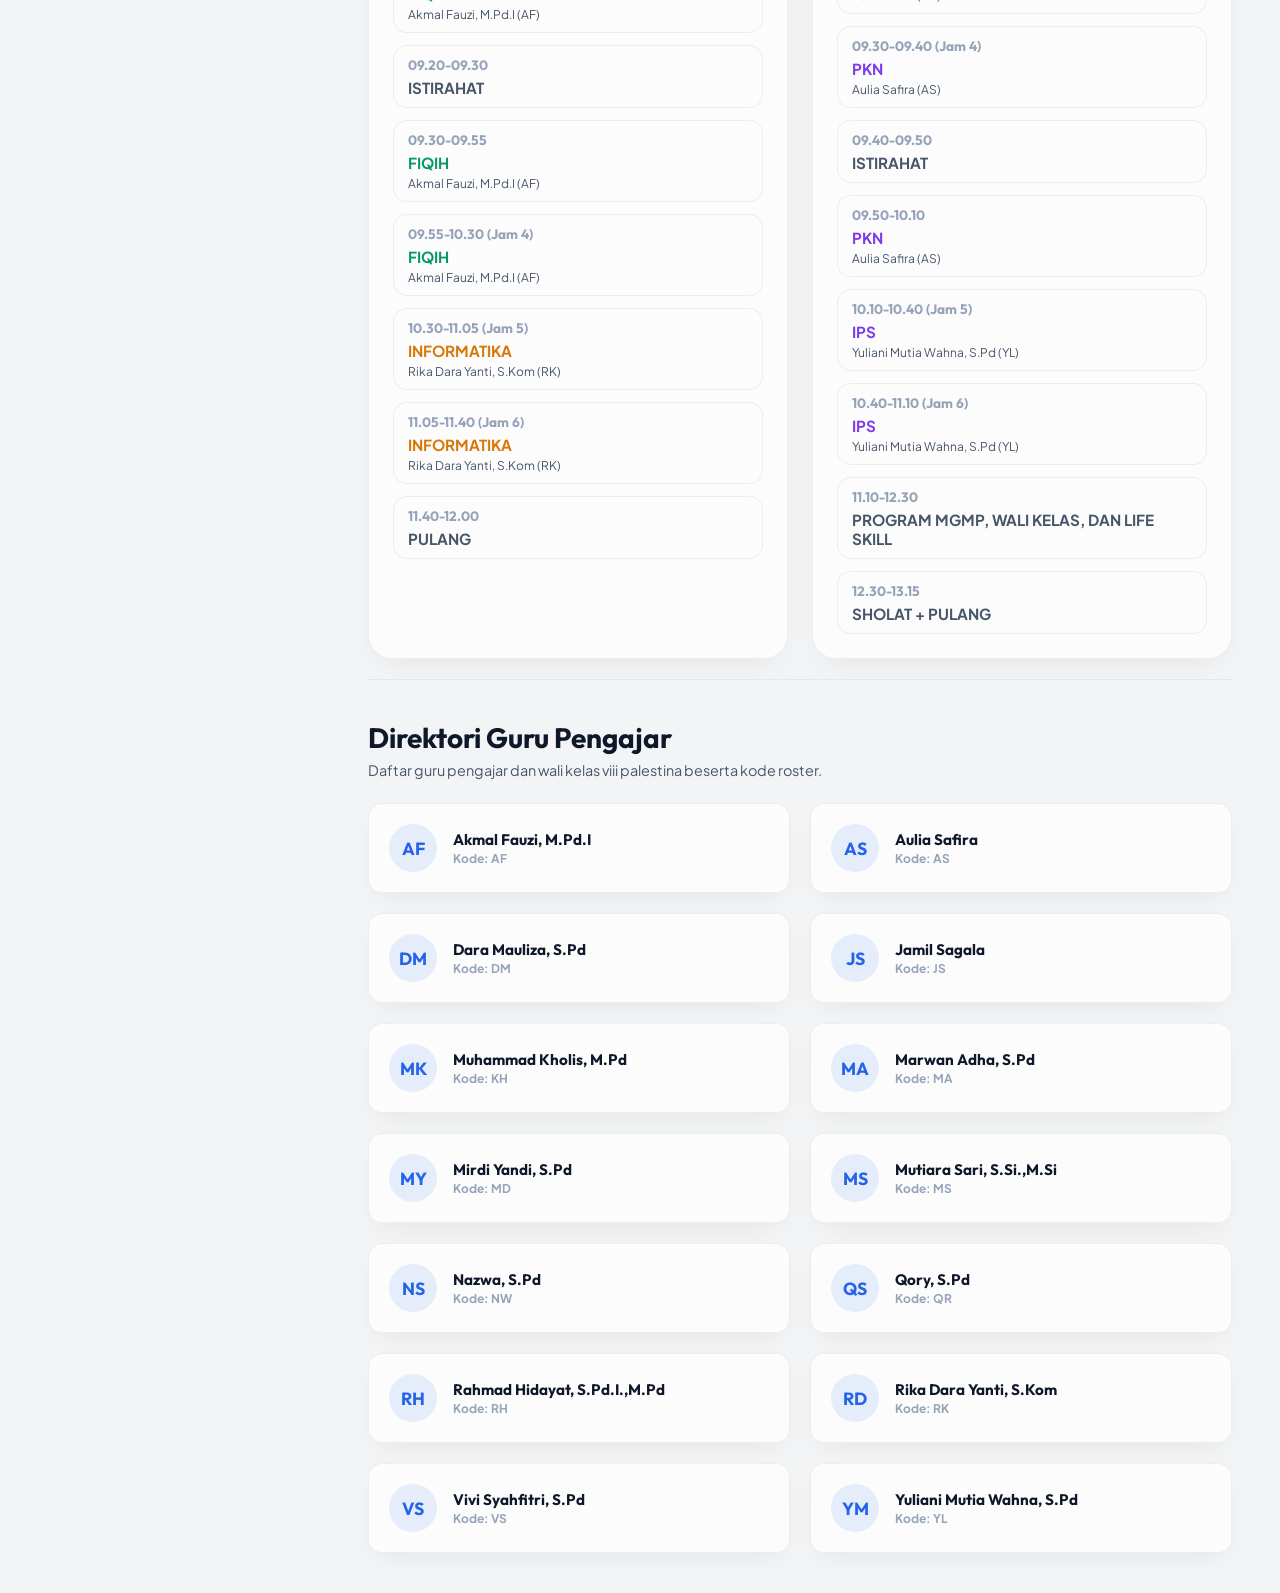
<file: full/VIII_PALESTINA/index.html>
<!DOCTYPE html>
<html lang="id">
<head>
    <meta charset="UTF-8">
    <meta name="viewport" content="width=device-width, initial-scale=1.0">
    <title>Jadwal Pelajaran VIII PALESTINA - SMP Swasta IT Madani</title>
    <meta name="theme-color" content="#0a0c10">
    <link rel="manifest" href="../manifest.json">
    <link rel="icon" href="../icon.svg" type="image/svg+xml">
    <link rel="preconnect" href="https://fonts.googleapis.com">
    <link rel="preconnect" href="https://fonts.gstatic.com" crossorigin>
    <link href="https://fonts.googleapis.com/css2?family=Outfit:wght@300;400;500;600;700;800&family=Plus+Jakarta+Sans:wght@300;400;500;600;700&display=swap" rel="stylesheet">
    <link rel="stylesheet" href="style.css">
</head>
<body class="light-theme">
    <div class="app-container">
        <aside class="sidebar">
            <div class="sidebar-header">
                <a href="../index.html" class="logo-container">
                    <svg class="logo-icon" viewBox="0 0 24 24" fill="none" xmlns="http://www.w3.org/2000/svg">
                        <path d="M12 2L2 7L12 12L22 7L12 2Z" stroke="currentColor" stroke-width="2" stroke-linecap="round" stroke-linejoin="round"/>
                        <path d="M2 17L12 22L22 17" stroke="currentColor" stroke-width="2" stroke-linecap="round" stroke-linejoin="round"/>
                        <path d="M2 12L12 17L22 12" stroke="currentColor" stroke-width="2" stroke-linecap="round" stroke-linejoin="round"/>
                    </svg>
                    <span class="logo-text">SMP IT Madani</span>
                </a>
            </div>
            
            <div class="class-card">
                <div class="class-badge">KELAS</div>
                <h1 class="class-title">VIII PALESTINA</h1>
                <p class="school-subtitle">SMP Swasta IT Madani</p>
                <div class="divider"></div>
                <div class="meta-row">
                    <span class="meta-label">Wali Kelas:</span>
                    <span class="meta-value">Ust. Maryono, S.Pd</span>
                </div>
                <div class="meta-row">
                    <span class="meta-label">Tahun Ajaran:</span>
                    <span class="meta-value">2026 / 2027</span>
                </div>
                <div class="meta-row">
                    <span class="meta-label">Semester:</span>
                    <span class="meta-value">Genap</span>
                </div>
            </div>

            <div class="stats-panel">
                <h3>Ringkasan Kelas</h3>
                <div class="stat-grid">
                    <div class="stat-card">
                        <span class="stat-num" id="total-subjects">0</span>
                        <span class="stat-label">Mata Pelajaran</span>
                    </div>
                    <div class="stat-card">
                        <span class="stat-num" id="total-teachers">0</span>
                        <span class="stat-label">Guru Pengajar</span>
                    </div>
                </div>
            </div>

            <div class="theme-toggle-container">
                <button id="theme-toggle" class="theme-btn">
                    <span class="theme-btn-icon">
                        <svg class="sun-icon" viewBox="0 0 24 24" fill="none" stroke="currentColor" stroke-width="2">
                            <circle cx="12" cy="12" r="5"></circle>
                            <line x1="12" y1="1" x2="12" y2="3"></line>
                            <line x1="12" y1="21" x2="12" y2="23"></line>
                            <line x1="4.22" y1="4.22" x2="5.64" y2="5.64"></line>
                            <line x1="18.36" y1="18.36" x2="19.78" y2="19.78"></line>
                            <line x1="1" y1="12" x2="3" y2="12"></line>
                            <line x1="21" y1="12" x2="23" y2="12"></line>
                            <line x1="4.22" y1="19.78" x2="5.64" y2="18.36"></line>
                            <line x1="18.36" y1="4.22" x2="19.78" y2="5.64"></line>
                        </svg>
                        <svg class="moon-icon" viewBox="0 0 24 24" fill="none" stroke="currentColor" stroke-width="2">
                            <path d="M21 12.79A9 9 0 1 1 11.21 3 7 7 0 0 0 21 12.79z"></path>
                        </svg>
                    </span>
                    <span class="theme-btn-text">Ganti Tema</span>
                </button>
            </div>
        </aside>

        <main class="main-content">
            <header class="content-header">
                <div class="header-left">
                    <h2 class="section-title">Jadwal Mingguan</h2>
                    <p class="section-desc">Pilih hari untuk melihat detail jadwal atau gunakan tampilan Grid.</p>
                </div>
                <div class="header-actions">
                    <div class="search-box">
                        <svg class="search-icon" viewBox="0 0 24 24" fill="none" stroke="currentColor" stroke-width="2">
                            <circle cx="11" cy="11" r="8"></circle>
                            <line x1="21" y1="21" x2="16.65" y2="16.65"></line>
                        </svg>
                        <input type="text" id="search-input" placeholder="Cari mata pelajaran...">
                    </div>
                    <button class="btn btn-primary" onclick="window.print()">
                        <svg class="btn-icon" viewBox="0 0 24 24" fill="none" stroke="currentColor" stroke-width="2">
                            <polyline points="6 9 6 2 18 2 18 9"></polyline>
                            <path d="M6 18H4a2 2 0 0 1-2-2v-5a2 2 0 0 1 2-2h16a2 2 0 0 1 2 2v5a2 2 0 0 1-2 2h-2"></path>
                            <rect x="6" y="14" width="12" height="8"></rect>
                        </svg>
                        Cetak Jadwal
                    </button>
                </div>
            </header>

            <div class="navigation-controls">
                <div class="tabs-container">
                    <button class="tab-btn active" data-day="ALL">Semua Hari</button>
                    <button class="tab-btn" data-day="SENIN">Senin</button>
                    <button class="tab-btn" data-day="SELASA">Selasa</button>
                    <button class="tab-btn" data-day="RABU">Rabu</button>
                    <button class="tab-btn" data-day="KAMIS">Kamis</button>
                    <button class="tab-btn" data-day="JUMAT">Jumat</button>
                    <button class="tab-btn" data-day="SABTU">Sabtu</button>
                </div>
                
                <div class="view-toggle">
                    <button class="toggle-btn" id="view-timeline">
                        <svg viewBox="0 0 24 24" fill="none" stroke="currentColor" stroke-width="2">
                            <line x1="8" y1="6" x2="21" y2="6"></line>
                            <line x1="8" y1="12" x2="21" y2="12"></line>
                            <line x1="8" y1="18" x2="21" y2="18"></line>
                            <line x1="3" y1="6" x2="3.01" y2="6"></line>
                            <line x1="3" y1="12" x2="3.01" y2="12"></line>
                            <line x1="3" y1="18" x2="3.01" y2="18"></line>
                        </svg>
                        Timeline
                    </button>
                    <button class="toggle-btn active" id="view-grid">
                        <svg viewBox="0 0 24 24" fill="none" stroke="currentColor" stroke-width="2">
                            <rect x="3" y="3" width="7" height="9"></rect>
                            <rect x="14" y="3" width="7" height="5"></rect>
                            <rect x="14" y="12" width="7" height="9"></rect>
                            <rect x="3" y="16" width="7" height="5"></rect>
                        </svg>
                        Grid
                    </button>
                </div>
            </div>

            <div id="schedule-container" class="timeline-view">
            </div>

            <section class="teacher-section">
                <div class="section-header-inline">
                    <h2 class="section-title">Direktori Guru Pengajar</h2>
                    <p class="section-desc">Daftar guru pengajar dan wali kelas viii palestina beserta kode roster.</p>
                </div>
                <div class="teacher-grid" id="teacher-grid">
                </div>
            </section>
        </main>
    </div>

    <div class="print-only">
        <div class="print-header">
            <h2>SMP SWASTA IT MADANI</h2>
            <h1>JADWAL PELAJARAN KELAS VIII PALESTINA</h1>
            <p>Tahun Pelajaran: 2026/2027 | Wali Kelas: Ust. Maryono, S.Pd</p>
        </div>
        <table class="print-table">
            <thead>
                <tr>
                    <th>Waktu</th>
                    <th>Senin</th>
                    <th>Selasa</th>
                    <th>Rabu</th>
                    <th>Kamis</th>
                    <th>Jumat</th>
                    <th>Sabtu</th>
                </tr>
            </thead>
            <tbody id="print-table-body">
            </tbody>
        </table>
    </div>

    <script src="script.js"></script>
    <script>
    if ('serviceWorker' in navigator) {
        navigator.serviceWorker.register('../sw.js');
    }
    </script>
</body>
</html>
</file>
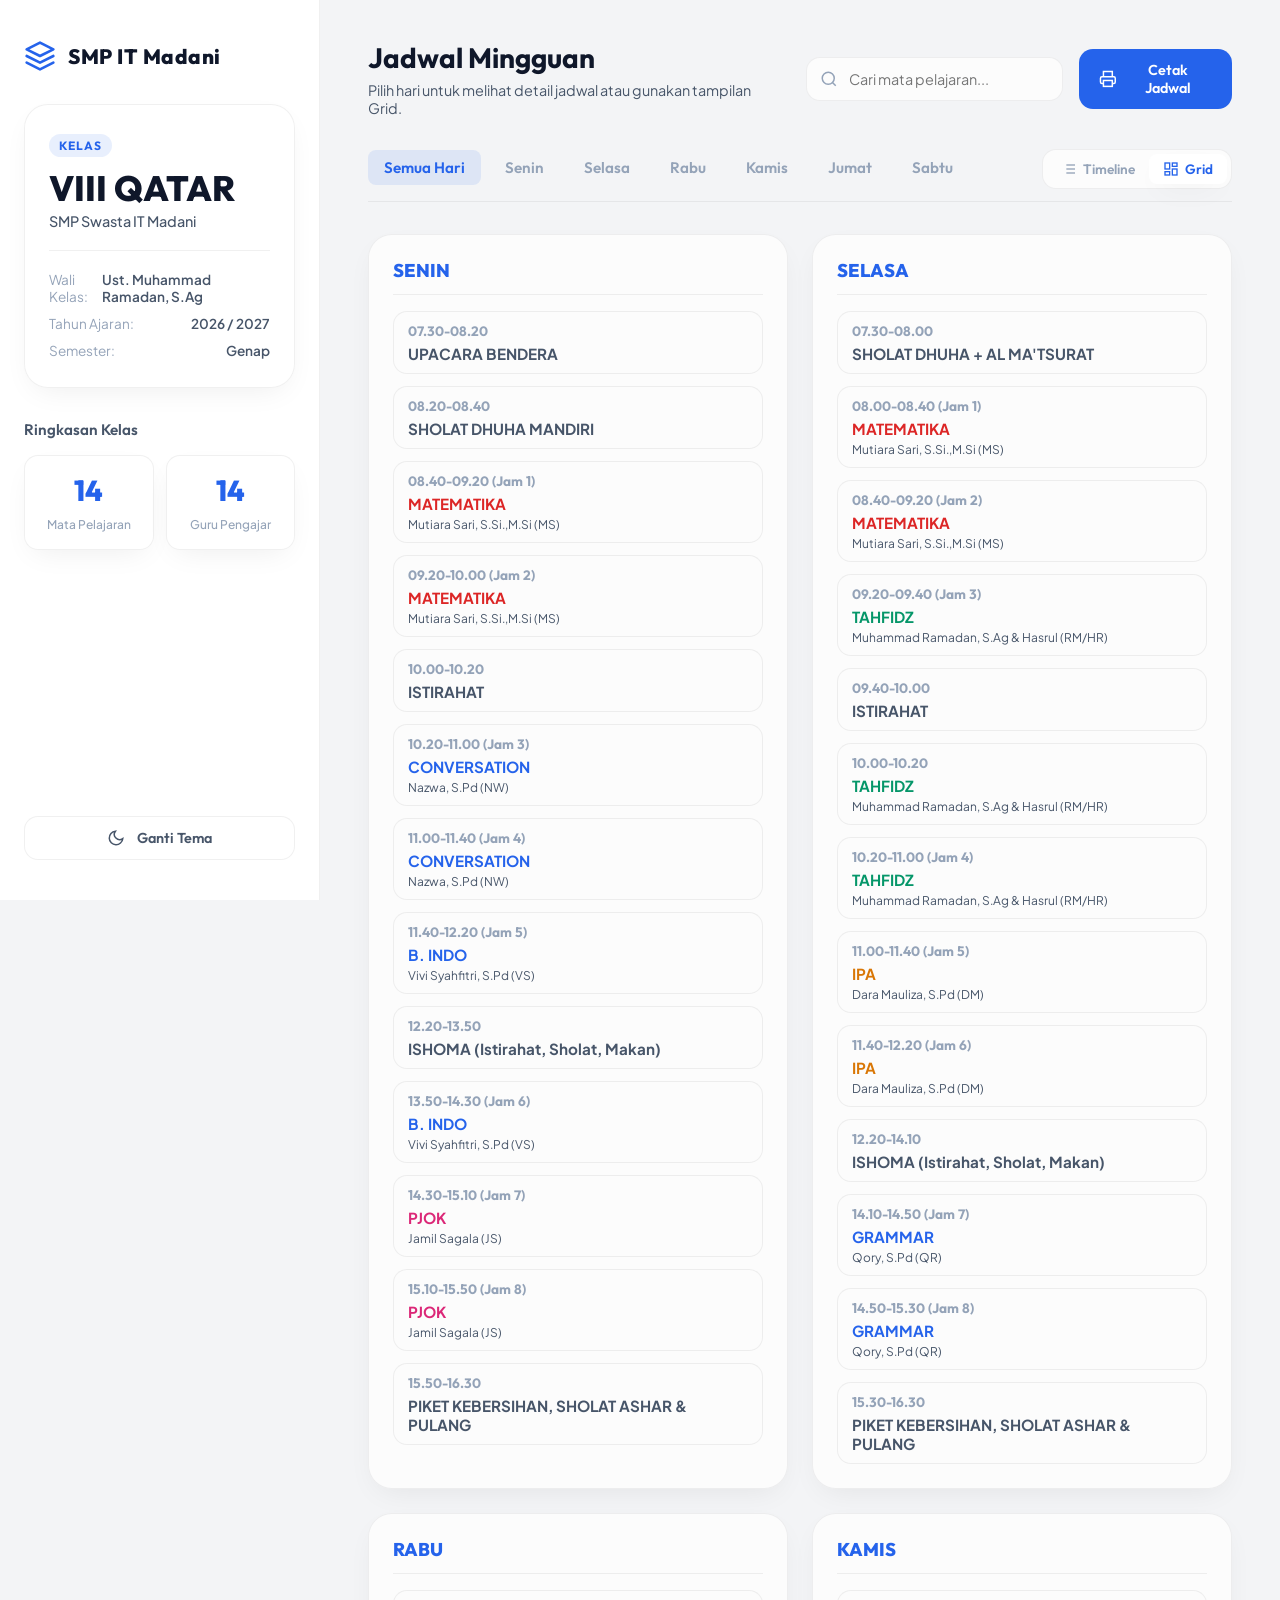
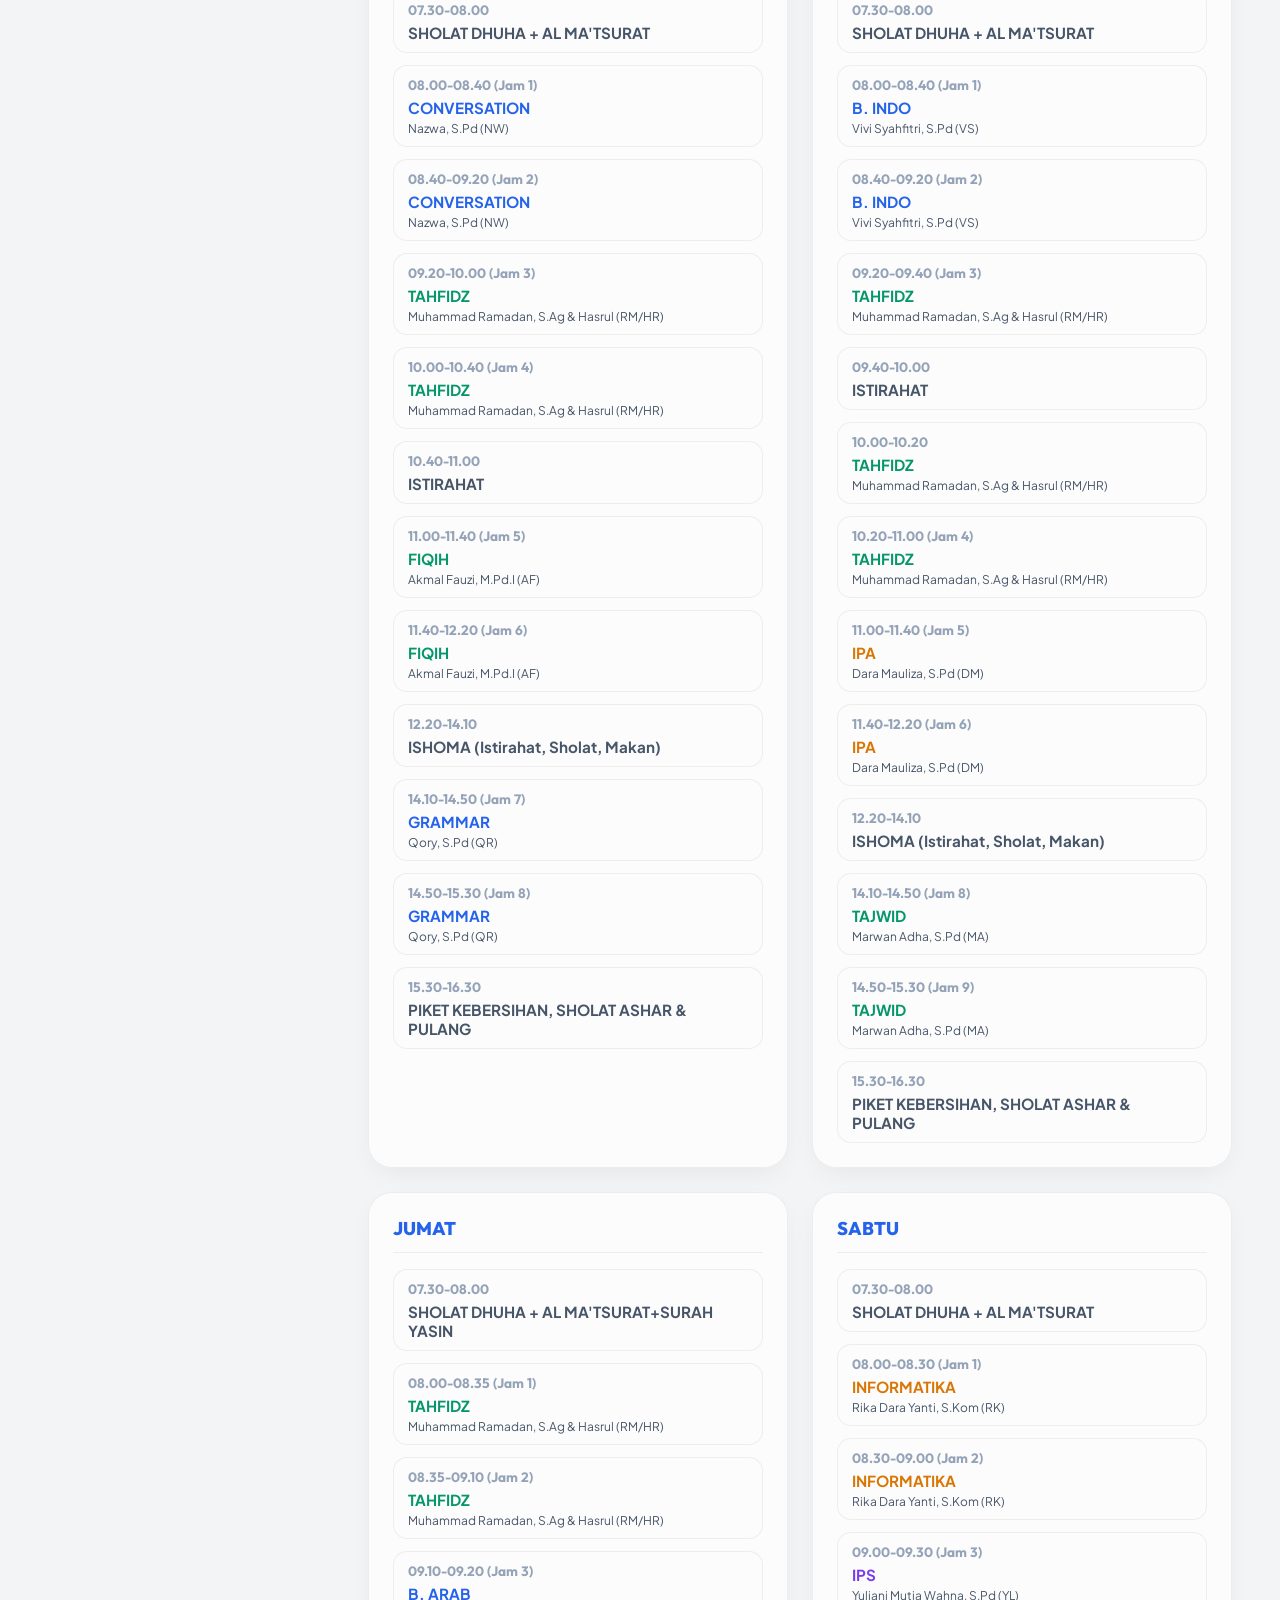
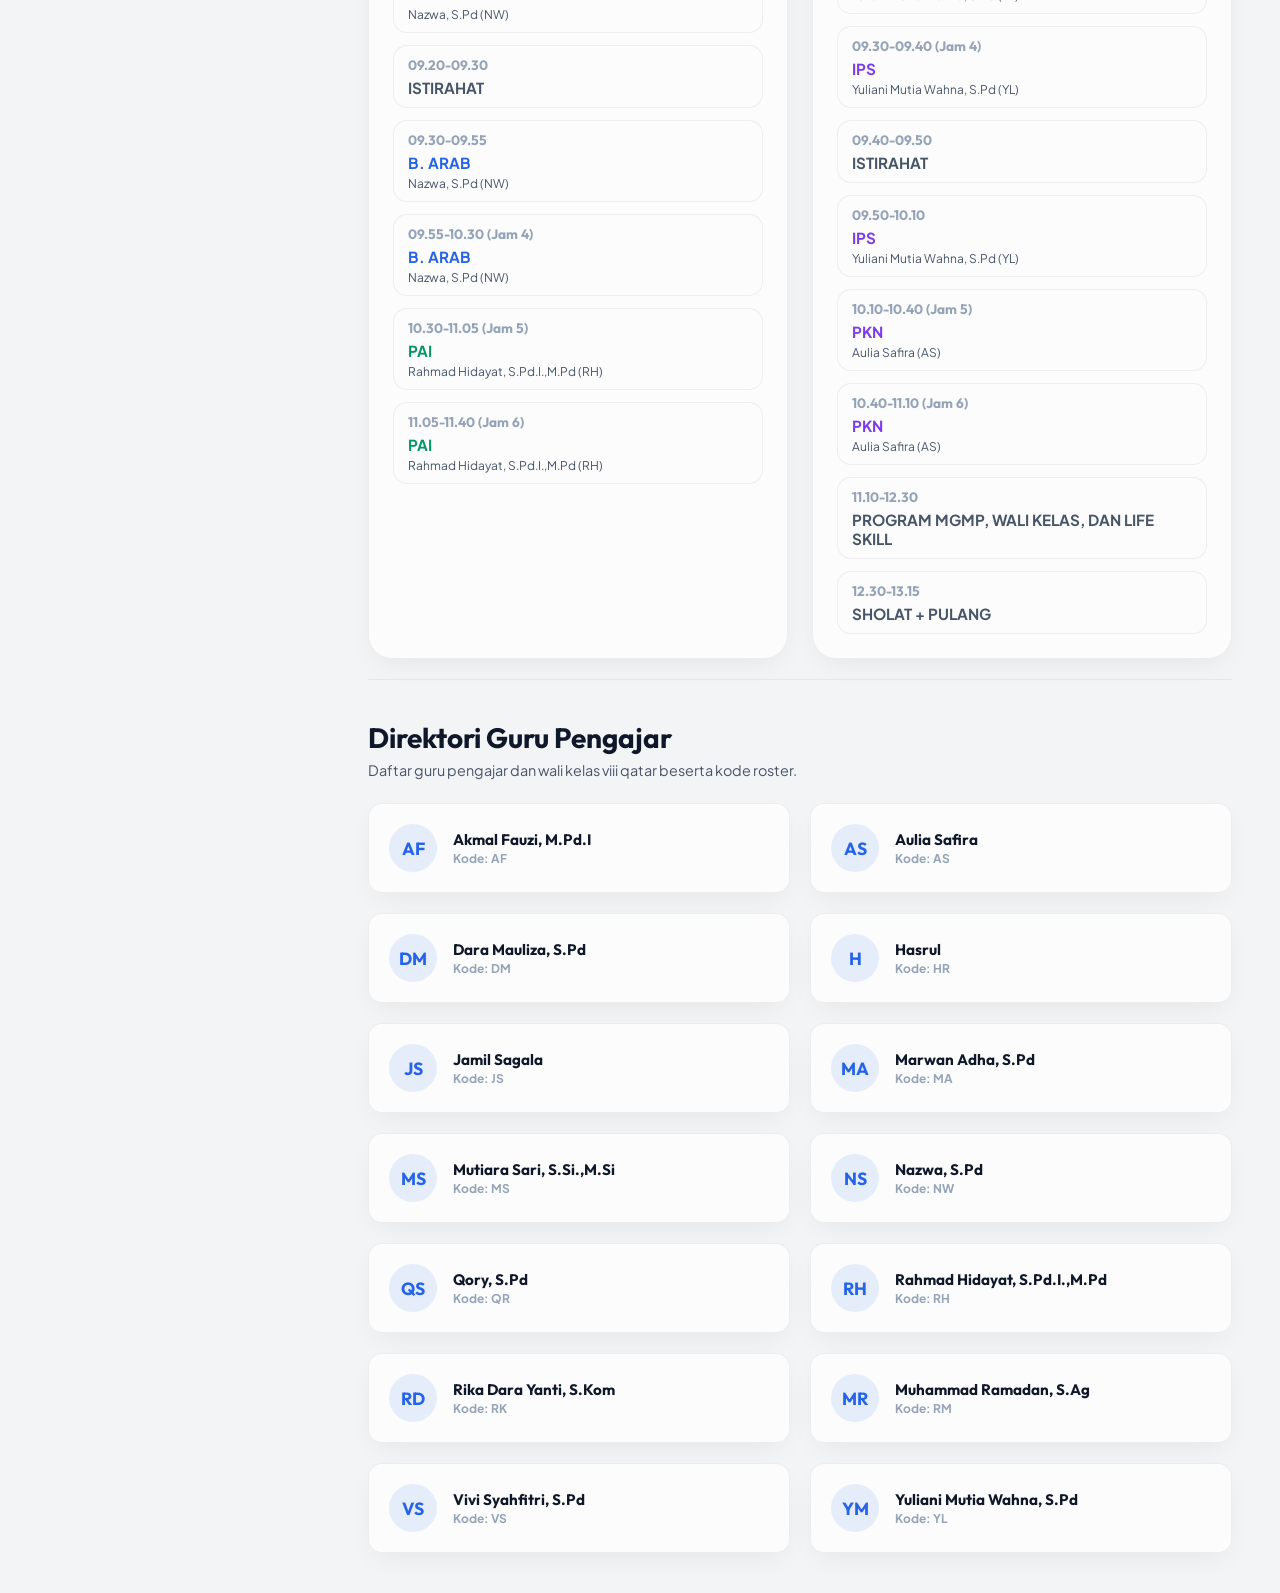
<file: full/VIII_QATAR/index.html>
<!DOCTYPE html>
<html lang="id">
<head>
    <meta charset="UTF-8">
    <meta name="viewport" content="width=device-width, initial-scale=1.0">
    <title>Jadwal Pelajaran VIII QATAR - SMP Swasta IT Madani</title>
    <meta name="theme-color" content="#0a0c10">
    <link rel="manifest" href="../manifest.json">
    <link rel="icon" href="../icon.svg" type="image/svg+xml">
    <link rel="preconnect" href="https://fonts.googleapis.com">
    <link rel="preconnect" href="https://fonts.gstatic.com" crossorigin>
    <link href="https://fonts.googleapis.com/css2?family=Outfit:wght@300;400;500;600;700;800&family=Plus+Jakarta+Sans:wght@300;400;500;600;700&display=swap" rel="stylesheet">
    <link rel="stylesheet" href="style.css">
</head>
<body class="light-theme">
    <div class="app-container">
        <aside class="sidebar">
            <div class="sidebar-header">
                <a href="../index.html" class="logo-container">
                    <svg class="logo-icon" viewBox="0 0 24 24" fill="none" xmlns="http://www.w3.org/2000/svg">
                        <path d="M12 2L2 7L12 12L22 7L12 2Z" stroke="currentColor" stroke-width="2" stroke-linecap="round" stroke-linejoin="round"/>
                        <path d="M2 17L12 22L22 17" stroke="currentColor" stroke-width="2" stroke-linecap="round" stroke-linejoin="round"/>
                        <path d="M2 12L12 17L22 12" stroke="currentColor" stroke-width="2" stroke-linecap="round" stroke-linejoin="round"/>
                    </svg>
                    <span class="logo-text">SMP IT Madani</span>
                </a>
            </div>
            
            <div class="class-card">
                <div class="class-badge">KELAS</div>
                <h1 class="class-title">VIII QATAR</h1>
                <p class="school-subtitle">SMP Swasta IT Madani</p>
                <div class="divider"></div>
                <div class="meta-row">
                    <span class="meta-label">Wali Kelas:</span>
                    <span class="meta-value">Ust. Muhammad Ramadan, S.Ag</span>
                </div>
                <div class="meta-row">
                    <span class="meta-label">Tahun Ajaran:</span>
                    <span class="meta-value">2026 / 2027</span>
                </div>
                <div class="meta-row">
                    <span class="meta-label">Semester:</span>
                    <span class="meta-value">Genap</span>
                </div>
            </div>

            <div class="stats-panel">
                <h3>Ringkasan Kelas</h3>
                <div class="stat-grid">
                    <div class="stat-card">
                        <span class="stat-num" id="total-subjects">0</span>
                        <span class="stat-label">Mata Pelajaran</span>
                    </div>
                    <div class="stat-card">
                        <span class="stat-num" id="total-teachers">0</span>
                        <span class="stat-label">Guru Pengajar</span>
                    </div>
                </div>
            </div>

            <div class="theme-toggle-container">
                <button id="theme-toggle" class="theme-btn">
                    <span class="theme-btn-icon">
                        <svg class="sun-icon" viewBox="0 0 24 24" fill="none" stroke="currentColor" stroke-width="2">
                            <circle cx="12" cy="12" r="5"></circle>
                            <line x1="12" y1="1" x2="12" y2="3"></line>
                            <line x1="12" y1="21" x2="12" y2="23"></line>
                            <line x1="4.22" y1="4.22" x2="5.64" y2="5.64"></line>
                            <line x1="18.36" y1="18.36" x2="19.78" y2="19.78"></line>
                            <line x1="1" y1="12" x2="3" y2="12"></line>
                            <line x1="21" y1="12" x2="23" y2="12"></line>
                            <line x1="4.22" y1="19.78" x2="5.64" y2="18.36"></line>
                            <line x1="18.36" y1="4.22" x2="19.78" y2="5.64"></line>
                        </svg>
                        <svg class="moon-icon" viewBox="0 0 24 24" fill="none" stroke="currentColor" stroke-width="2">
                            <path d="M21 12.79A9 9 0 1 1 11.21 3 7 7 0 0 0 21 12.79z"></path>
                        </svg>
                    </span>
                    <span class="theme-btn-text">Ganti Tema</span>
                </button>
            </div>
        </aside>

        <main class="main-content">
            <header class="content-header">
                <div class="header-left">
                    <h2 class="section-title">Jadwal Mingguan</h2>
                    <p class="section-desc">Pilih hari untuk melihat detail jadwal atau gunakan tampilan Grid.</p>
                </div>
                <div class="header-actions">
                    <div class="search-box">
                        <svg class="search-icon" viewBox="0 0 24 24" fill="none" stroke="currentColor" stroke-width="2">
                            <circle cx="11" cy="11" r="8"></circle>
                            <line x1="21" y1="21" x2="16.65" y2="16.65"></line>
                        </svg>
                        <input type="text" id="search-input" placeholder="Cari mata pelajaran...">
                    </div>
                    <button class="btn btn-primary" onclick="window.print()">
                        <svg class="btn-icon" viewBox="0 0 24 24" fill="none" stroke="currentColor" stroke-width="2">
                            <polyline points="6 9 6 2 18 2 18 9"></polyline>
                            <path d="M6 18H4a2 2 0 0 1-2-2v-5a2 2 0 0 1 2-2h16a2 2 0 0 1 2 2v5a2 2 0 0 1-2 2h-2"></path>
                            <rect x="6" y="14" width="12" height="8"></rect>
                        </svg>
                        Cetak Jadwal
                    </button>
                </div>
            </header>

            <div class="navigation-controls">
                <div class="tabs-container">
                    <button class="tab-btn active" data-day="ALL">Semua Hari</button>
                    <button class="tab-btn" data-day="SENIN">Senin</button>
                    <button class="tab-btn" data-day="SELASA">Selasa</button>
                    <button class="tab-btn" data-day="RABU">Rabu</button>
                    <button class="tab-btn" data-day="KAMIS">Kamis</button>
                    <button class="tab-btn" data-day="JUMAT">Jumat</button>
                    <button class="tab-btn" data-day="SABTU">Sabtu</button>
                </div>
                
                <div class="view-toggle">
                    <button class="toggle-btn" id="view-timeline">
                        <svg viewBox="0 0 24 24" fill="none" stroke="currentColor" stroke-width="2">
                            <line x1="8" y1="6" x2="21" y2="6"></line>
                            <line x1="8" y1="12" x2="21" y2="12"></line>
                            <line x1="8" y1="18" x2="21" y2="18"></line>
                            <line x1="3" y1="6" x2="3.01" y2="6"></line>
                            <line x1="3" y1="12" x2="3.01" y2="12"></line>
                            <line x1="3" y1="18" x2="3.01" y2="18"></line>
                        </svg>
                        Timeline
                    </button>
                    <button class="toggle-btn active" id="view-grid">
                        <svg viewBox="0 0 24 24" fill="none" stroke="currentColor" stroke-width="2">
                            <rect x="3" y="3" width="7" height="9"></rect>
                            <rect x="14" y="3" width="7" height="5"></rect>
                            <rect x="14" y="12" width="7" height="9"></rect>
                            <rect x="3" y="16" width="7" height="5"></rect>
                        </svg>
                        Grid
                    </button>
                </div>
            </div>

            <div id="schedule-container" class="timeline-view">
            </div>

            <section class="teacher-section">
                <div class="section-header-inline">
                    <h2 class="section-title">Direktori Guru Pengajar</h2>
                    <p class="section-desc">Daftar guru pengajar dan wali kelas viii qatar beserta kode roster.</p>
                </div>
                <div class="teacher-grid" id="teacher-grid">
                </div>
            </section>
        </main>
    </div>

    <div class="print-only">
        <div class="print-header">
            <h2>SMP SWASTA IT MADANI</h2>
            <h1>JADWAL PELAJARAN KELAS VIII QATAR</h1>
            <p>Tahun Pelajaran: 2026/2027 | Wali Kelas: Ust. Muhammad Ramadan, S.Ag</p>
        </div>
        <table class="print-table">
            <thead>
                <tr>
                    <th>Waktu</th>
                    <th>Senin</th>
                    <th>Selasa</th>
                    <th>Rabu</th>
                    <th>Kamis</th>
                    <th>Jumat</th>
                    <th>Sabtu</th>
                </tr>
            </thead>
            <tbody id="print-table-body">
            </tbody>
        </table>
    </div>

    <script src="script.js"></script>
    <script>
    if ('serviceWorker' in navigator) {
        navigator.serviceWorker.register('../sw.js');
    }
    </script>
</body>
</html>
</file>
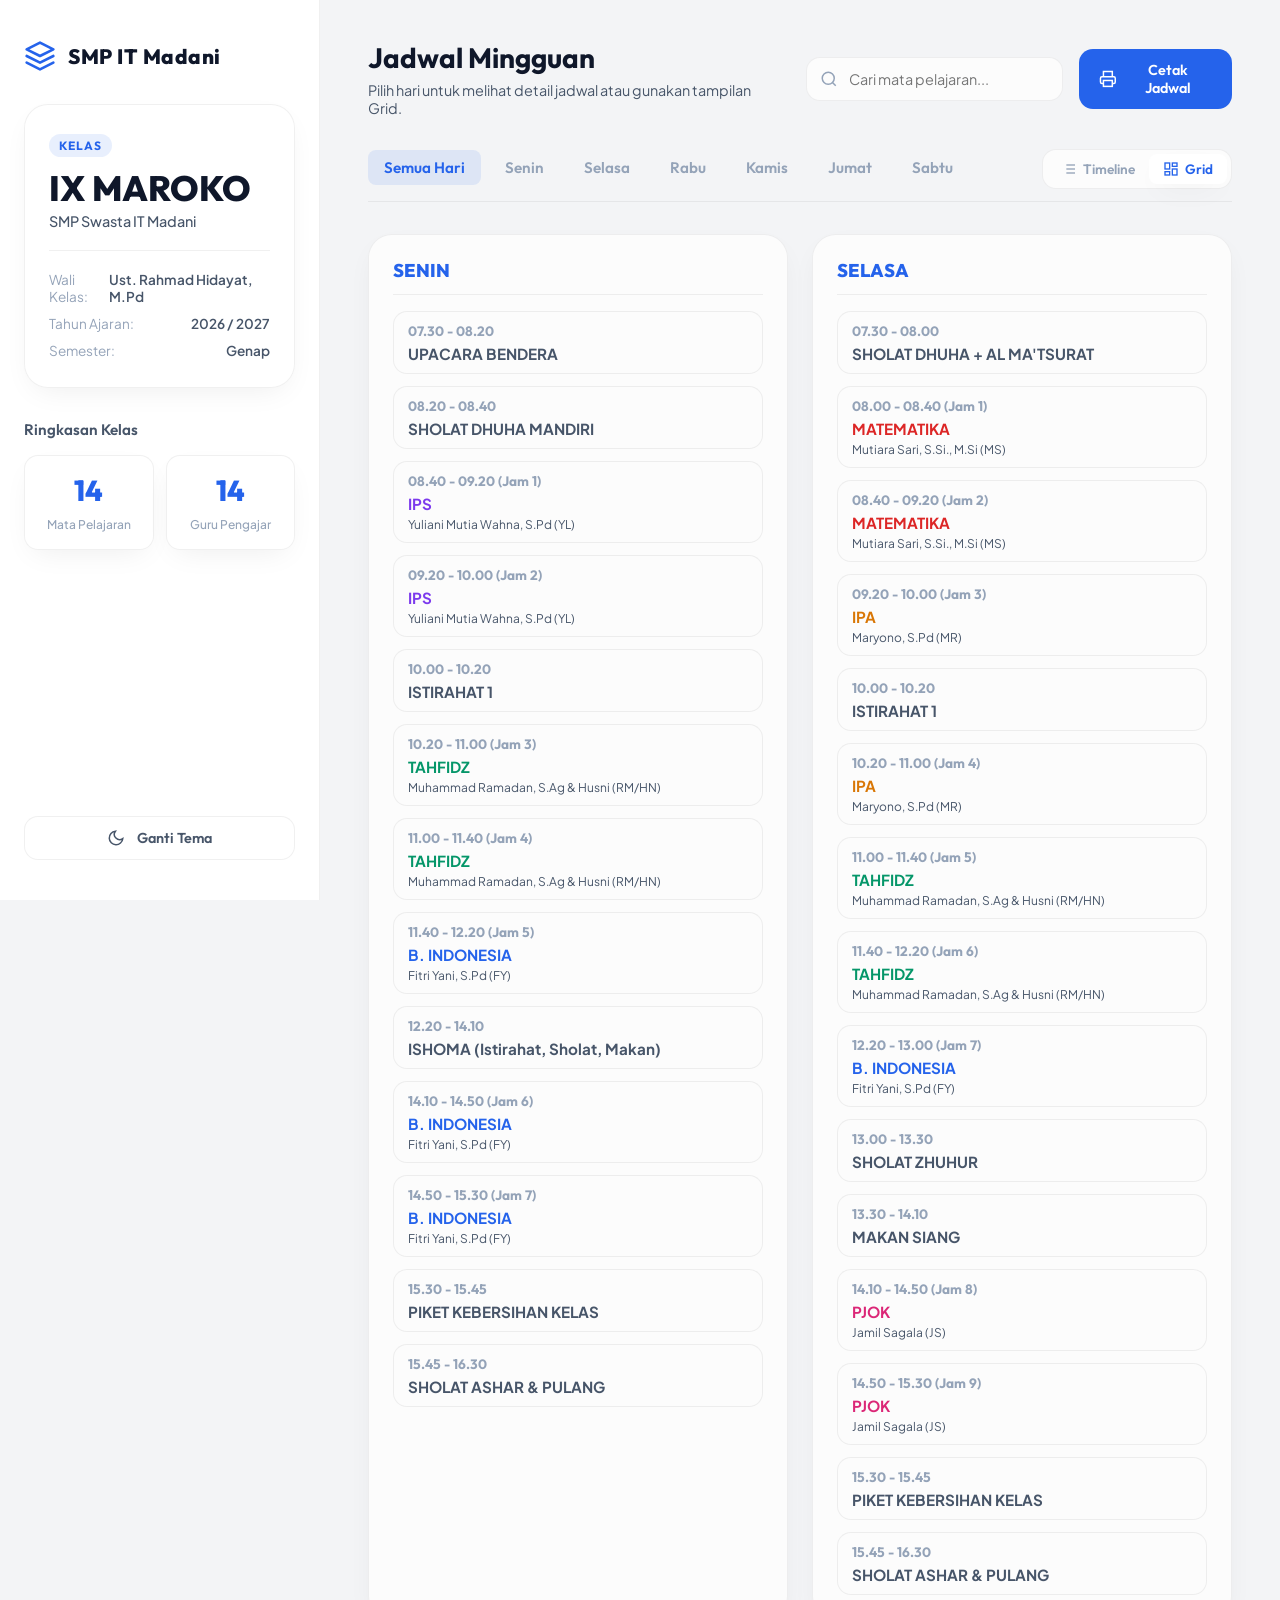
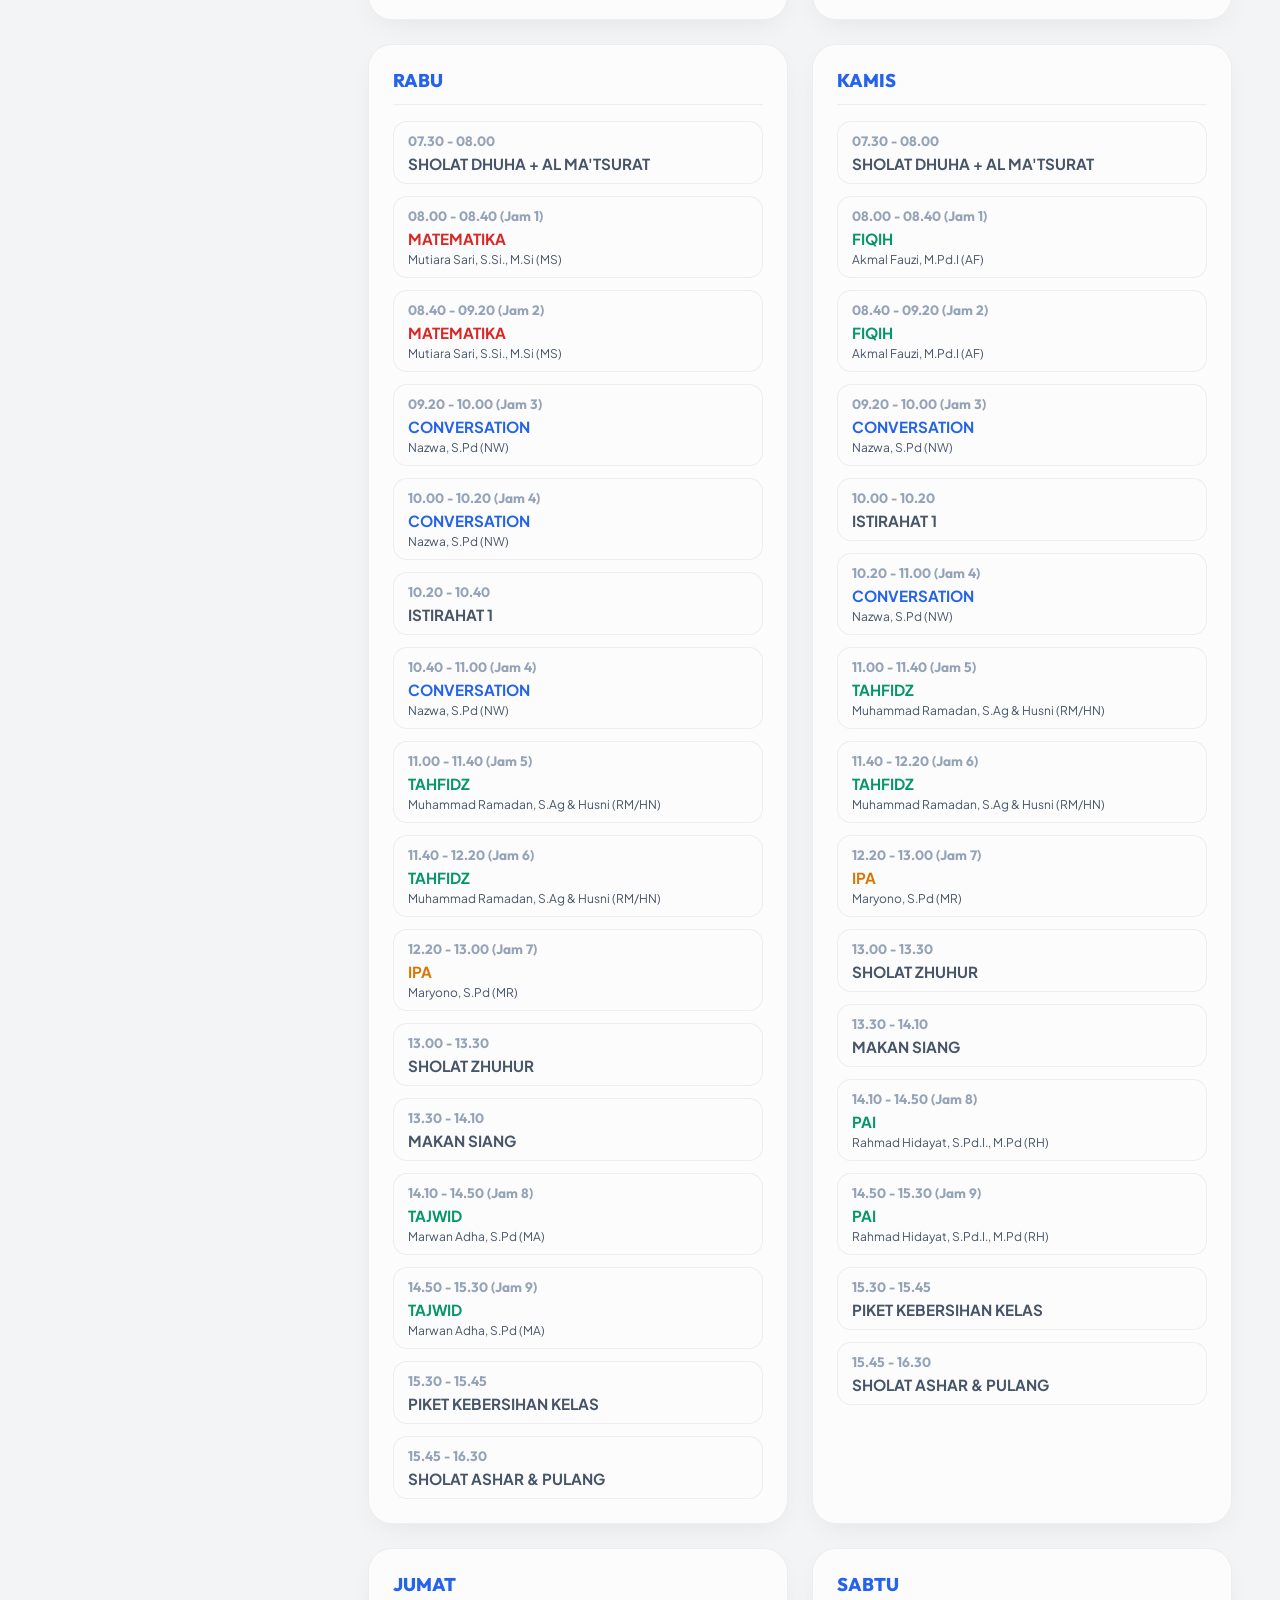
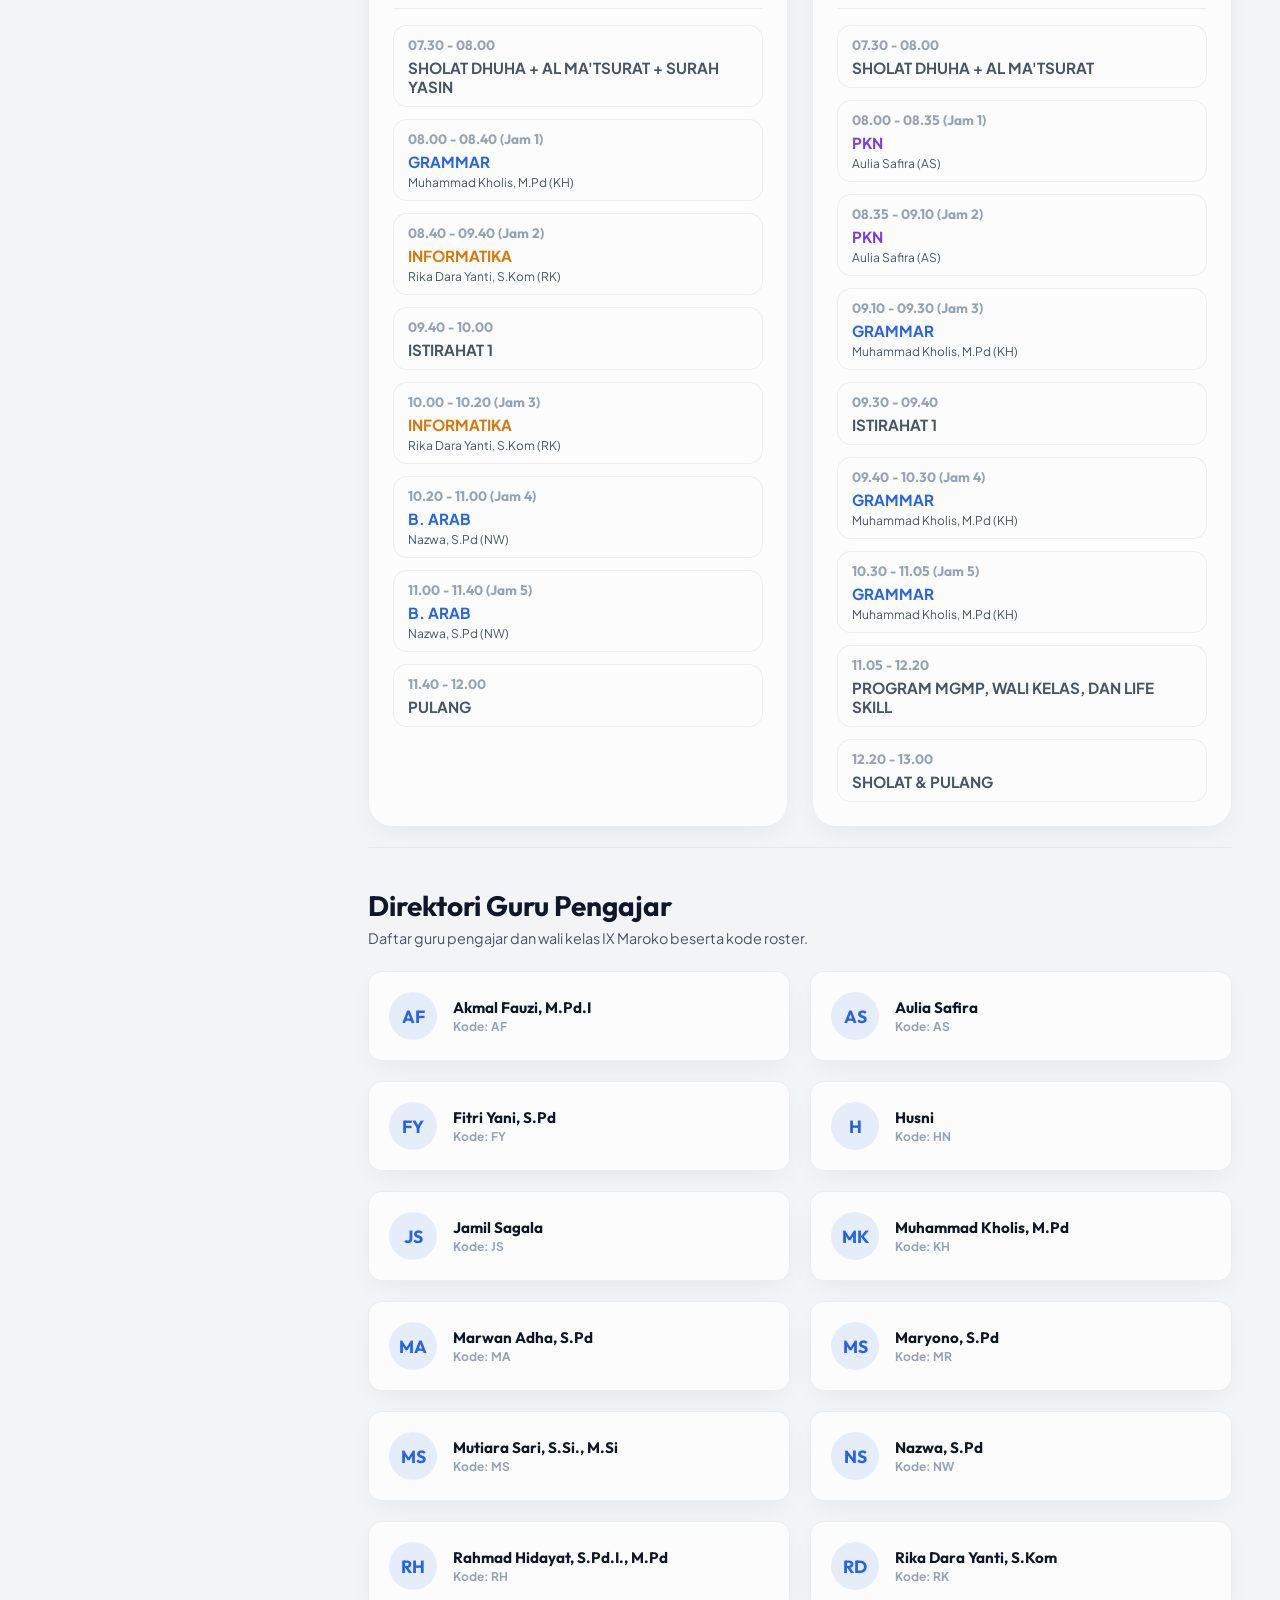
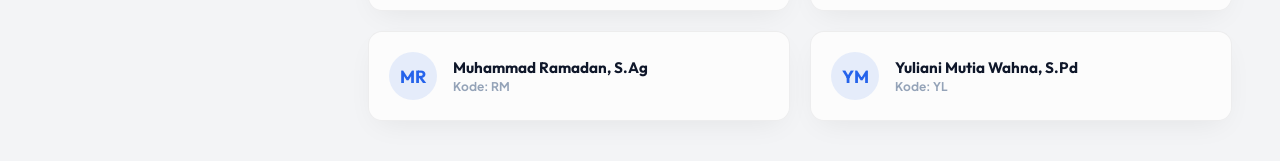
<file: full/XI MAROKO/index.html>
<!DOCTYPE html>
<html lang="id">
<head>
    <meta charset="UTF-8">
    <meta name="viewport" content="width=device-width, initial-scale=1.0">
    <title>Jadwal Pelajaran IX MAROKO - SMP Swasta IT Madani</title>
    <meta name="theme-color" content="#0a0c10">
    <link rel="manifest" href="../manifest.json">
    <link rel="icon" href="../icon.svg" type="image/svg+xml">
    <link rel="preconnect" href="https://fonts.googleapis.com">
    <link rel="preconnect" href="https://fonts.gstatic.com" crossorigin>
    <link href="https://fonts.googleapis.com/css2?family=Outfit:wght@300;400;500;600;700;800&family=Plus+Jakarta+Sans:wght@300;400;500;600;700&display=swap" rel="stylesheet">
    <link rel="stylesheet" href="style.css">
</head>
<body class="light-theme">
    <div class="app-container">
        <!-- Sidebar / Class Info -->
        <aside class="sidebar">
            <div class="sidebar-header">
                <a href="../index.html" class="logo-container">
                    <svg class="logo-icon" viewBox="0 0 24 24" fill="none" xmlns="http://www.w3.org/2000/svg">
                        <path d="M12 2L2 7L12 12L22 7L12 2Z" stroke="currentColor" stroke-width="2" stroke-linecap="round" stroke-linejoin="round"/>
                        <path d="M2 17L12 22L22 17" stroke="currentColor" stroke-width="2" stroke-linecap="round" stroke-linejoin="round"/>
                        <path d="M2 12L12 17L22 12" stroke="currentColor" stroke-width="2" stroke-linecap="round" stroke-linejoin="round"/>
                    </svg>
                    <span class="logo-text">SMP IT Madani</span>
                </a>
            </div>
            
            <div class="class-card">
                <div class="class-badge">KELAS</div>
                <h1 class="class-title">IX MAROKO</h1>
                <p class="school-subtitle">SMP Swasta IT Madani</p>
                <div class="divider"></div>
                <div class="meta-row">
                    <span class="meta-label">Wali Kelas:</span>
                    <span class="meta-value">Ust. Rahmad Hidayat, M.Pd</span>
                </div>
                <div class="meta-row">
                    <span class="meta-label">Tahun Ajaran:</span>
                    <span class="meta-value">2026 / 2027</span>
                </div>
                <div class="meta-row">
                    <span class="meta-label">Semester:</span>
                    <span class="meta-value">Genap</span>
                </div>
            </div>

            <!-- Quick Stats -->
            <div class="stats-panel">
                <h3>Ringkasan Kelas</h3>
                <div class="stat-grid">
                    <div class="stat-card">
                        <span class="stat-num" id="total-subjects">0</span>
                        <span class="stat-label">Mata Pelajaran</span>
                    </div>
                    <div class="stat-card">
                        <span class="stat-num" id="total-teachers">0</span>
                        <span class="stat-label">Guru Pengajar</span>
                    </div>
                </div>
            </div>

            <div class="theme-toggle-container">
                <button id="theme-toggle" class="theme-btn">
                    <span class="theme-btn-icon">
                        <svg class="sun-icon" viewBox="0 0 24 24" fill="none" stroke="currentColor" stroke-width="2">
                            <circle cx="12" cy="12" r="5"></circle>
                            <line x1="12" y1="1" x2="12" y2="3"></line>
                            <line x1="12" y1="21" x2="12" y2="23"></line>
                            <line x1="4.22" y1="4.22" x2="5.64" y2="5.64"></line>
                            <line x1="18.36" y1="18.36" x2="19.78" y2="19.78"></line>
                            <line x1="1" y1="12" x2="3" y2="12"></line>
                            <line x1="21" y1="12" x2="23" y2="12"></line>
                            <line x1="4.22" y1="19.78" x2="5.64" y2="18.36"></line>
                            <line x1="18.36" y1="4.22" x2="19.78" y2="5.64"></line>
                        </svg>
                        <svg class="moon-icon" viewBox="0 0 24 24" fill="none" stroke="currentColor" stroke-width="2">
                            <path d="M21 12.79A9 9 0 1 1 11.21 3 7 7 0 0 0 21 12.79z"></path>
                        </svg>
                    </span>
                    <span class="theme-btn-text">Ganti Tema</span>
                </button>
            </div>
        </aside>

        <!-- Main Content Area -->
        <main class="main-content">
            <header class="content-header">
                <div class="header-left">
                    <h2 class="section-title">Jadwal Mingguan</h2>
                    <p class="section-desc">Pilih hari untuk melihat detail jadwal atau gunakan tampilan Grid.</p>
                </div>
                <div class="header-actions">
                    <div class="search-box">
                        <svg class="search-icon" viewBox="0 0 24 24" fill="none" stroke="currentColor" stroke-width="2">
                            <circle cx="11" cy="11" r="8"></circle>
                            <line x1="21" y1="21" x2="16.65" y2="16.65"></line>
                        </svg>
                        <input type="text" id="search-input" placeholder="Cari mata pelajaran...">
                    </div>
                    <button class="btn btn-primary" onclick="window.print()">
                        <svg class="btn-icon" viewBox="0 0 24 24" fill="none" stroke="currentColor" stroke-width="2">
                            <polyline points="6 9 6 2 18 2 18 9"></polyline>
                            <path d="M6 18H4a2 2 0 0 1-2-2v-5a2 2 0 0 1 2-2h16a2 2 0 0 1 2 2v5a2 2 0 0 1-2 2h-2"></path>
                            <rect x="6" y="14" width="12" height="8"></rect>
                        </svg>
                        Cetak Jadwal
                    </button>
                </div>
            </header>

            <!-- Navigation Tabs -->
            <div class="navigation-controls">
                <div class="tabs-container">
                    <button class="tab-btn active" data-day="ALL">Semua Hari</button>
                    <button class="tab-btn" data-day="SENIN">Senin</button>
                    <button class="tab-btn" data-day="SELASA">Selasa</button>
                    <button class="tab-btn" data-day="RABU">Rabu</button>
                    <button class="tab-btn" data-day="KAMIS">Kamis</button>
                    <button class="tab-btn" data-day="JUMAT">Jumat</button>
                    <button class="tab-btn" data-day="SABTU">Sabtu</button>
                </div>
                
                <div class="view-toggle">
                    <button class="toggle-btn" id="view-timeline">
                        <svg viewBox="0 0 24 24" fill="none" stroke="currentColor" stroke-width="2">
                            <line x1="8" y1="6" x2="21" y2="6"></line>
                            <line x1="8" y1="12" x2="21" y2="12"></line>
                            <line x1="8" y1="18" x2="21" y2="18"></line>
                            <line x1="3" y1="6" x2="3.01" y2="6"></line>
                            <line x1="3" y1="12" x2="3.01" y2="12"></line>
                            <line x1="3" y1="18" x2="3.01" y2="18"></line>
                        </svg>
                        Timeline
                    </button>
                    <button class="toggle-btn active" id="view-grid">
                        <svg viewBox="0 0 24 24" fill="none" stroke="currentColor" stroke-width="2">
                            <rect x="3" y="3" width="7" height="9"></rect>
                            <rect x="14" y="3" width="7" height="5"></rect>
                            <rect x="14" y="12" width="7" height="9"></rect>
                            <rect x="3" y="16" width="7" height="5"></rect>
                        </svg>
                        Grid
                    </button>
                </div>
            </div>

            <!-- Schedule Views Content -->
            <div id="schedule-container" class="timeline-view">
                <!-- Will be dynamically populated via JavaScript -->
            </div>

            <!-- Teacher Directory Section -->
            <section class="teacher-section">
                <div class="section-header-inline">
                    <h2 class="section-title">Direktori Guru Pengajar</h2>
                    <p class="section-desc">Daftar guru pengajar dan wali kelas IX Maroko beserta kode roster.</p>
                </div>
                <div class="teacher-grid" id="teacher-grid">
                    <!-- Will be dynamically populated via JavaScript -->
                </div>
            </section>
        </main>
    </div>

    <!-- Print Only Template -->
    <div class="print-only">
        <div class="print-header">
            <h2>SMP SWASTA IT MADANI</h2>
            <h1>JADWAL PELAJARAN KELAS IX MAROKO</h1>
            <p>Tahun Pelajaran: 2026/2027 | Wali Kelas: Ust. Rahmad Hidayat, M.Pd</p>
        </div>
        <table class="print-table">
            <thead>
                <tr>
                    <th>Waktu</th>
                    <th>Senin</th>
                    <th>Selasa</th>
                    <th>Rabu</th>
                    <th>Kamis</th>
                    <th>Jumat</th>
                    <th>Sabtu</th>
                </tr>
            </thead>
            <tbody id="print-table-body">
                <!-- Will be populated dynamically for printing -->
            </tbody>
        </table>
    </div>

    <script src="script.js"></script>
    <script>
    if ('serviceWorker' in navigator) {
        navigator.serviceWorker.register('../sw.js');
    }
    </script>
</body>
</html>
</file>
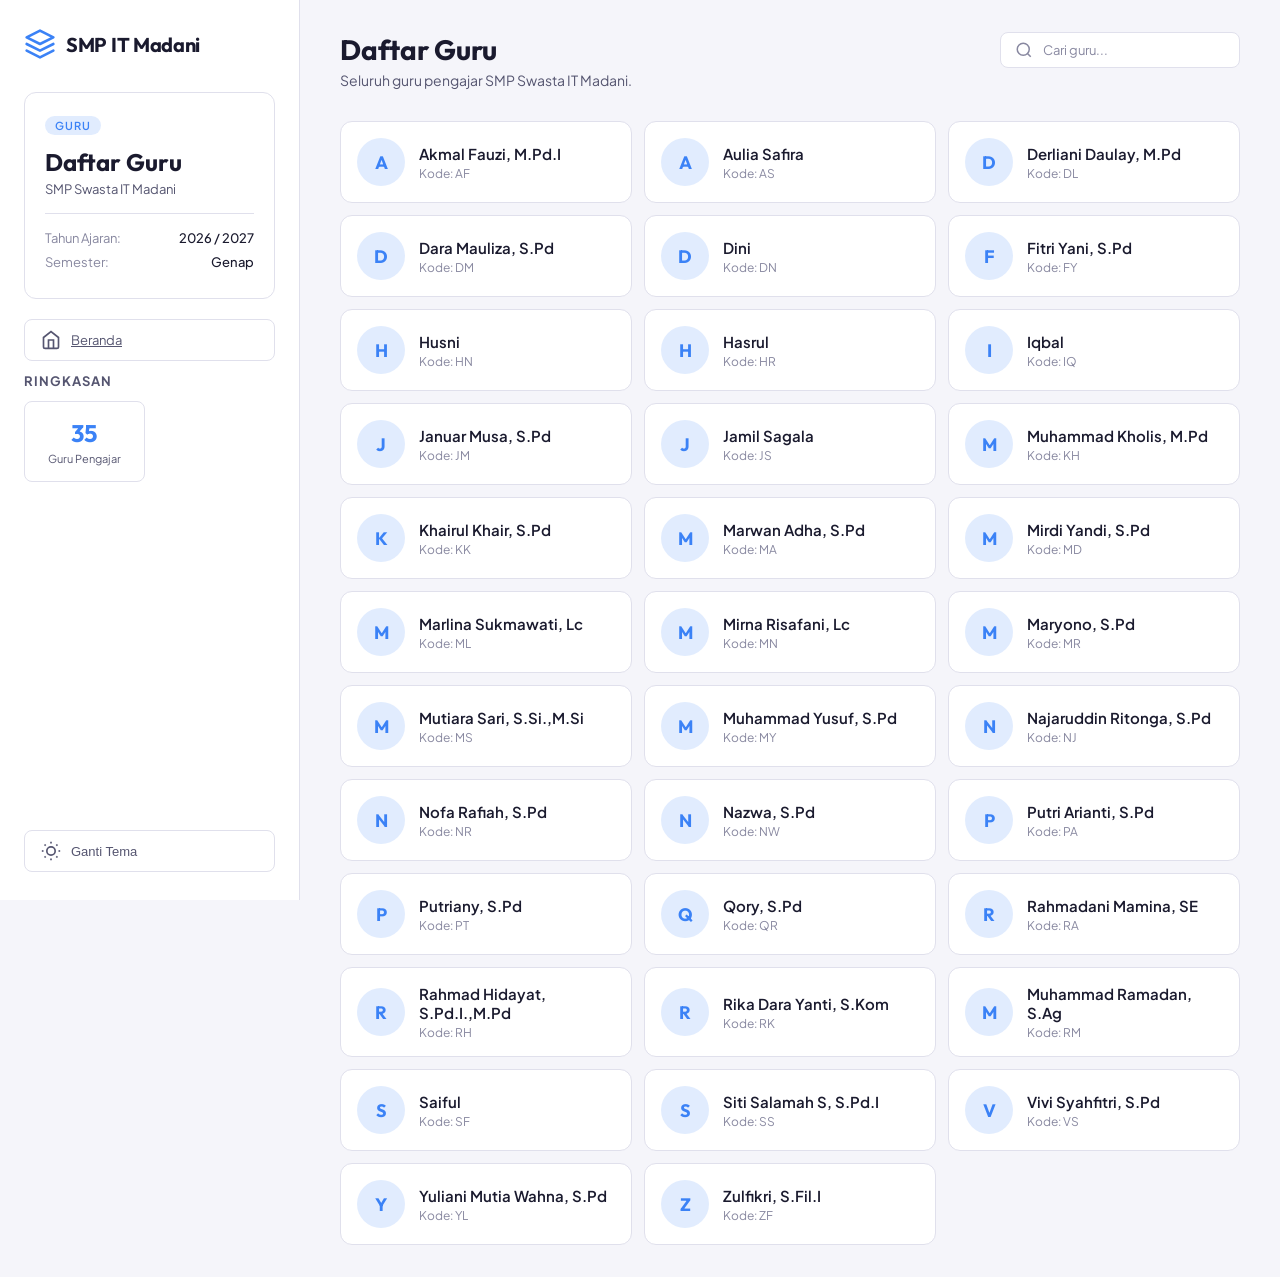
<file: full/teachers.html>
<!DOCTYPE html>
<html lang="id">
<head>
    <meta charset="UTF-8">
    <meta name="viewport" content="width=device-width, initial-scale=1.0">
    <title>Daftar Guru - SMP Swasta IT Madani</title>
    <meta name="theme-color" content="#0a0c10">
    <link rel="manifest" href="manifest.json">
    <link rel="icon" href="icon.svg" type="image/svg+xml">
    <link rel="preconnect" href="https://fonts.googleapis.com">
    <link rel="preconnect" href="https://fonts.gstatic.com" crossorigin>
    <link href="https://fonts.googleapis.com/css2?family=Outfit:wght@300;400;500;600;700;800&family=Plus+Jakarta+Sans:wght@300;400;500;600;700&display=swap" rel="stylesheet">
    <link rel="stylesheet" href="home.css">
    <link rel="stylesheet" href="teachers.css">
</head>
<body class="light-theme">
    <div class="app-container">
        <aside class="sidebar">
            <div class="sidebar-header">
                <a href="index.html" class="logo-container">
                    <svg class="logo-icon" viewBox="0 0 24 24" fill="none" xmlns="http://www.w3.org/2000/svg">
                        <path d="M12 2L2 7L12 12L22 7L12 2Z" stroke="currentColor" stroke-width="2" stroke-linecap="round" stroke-linejoin="round"/>
                        <path d="M2 17L12 22L22 17" stroke="currentColor" stroke-width="2" stroke-linecap="round" stroke-linejoin="round"/>
                        <path d="M2 12L12 17L22 12" stroke="currentColor" stroke-width="2" stroke-linecap="round" stroke-linejoin="round"/>
                    </svg>
                    <span class="logo-text">SMP IT Madani</span>
                </a>
            </div>

            <div class="class-card">
                <div class="class-badge">GURU</div>
                <h1 class="class-title">Daftar Guru</h1>
                <p class="school-subtitle">SMP Swasta IT Madani</p>
                <div class="divider"></div>
                <div class="meta-row">
                    <span class="meta-label">Tahun Ajaran:</span>
                    <span class="meta-value">2026 / 2027</span>
                </div>
                <div class="meta-row">
                    <span class="meta-label">Semester:</span>
                    <span class="meta-value">Genap</span>
                </div>
            </div>

            <div class="sidebar-actions">
                <a href="index.html" class="theme-btn">
                    <span class="theme-btn-icon">
                        <svg viewBox="0 0 24 24" fill="none" stroke="currentColor" stroke-width="2" width="20" height="20">
                            <path d="M3 9l9-7 9 7v11a2 2 0 0 1-2 2H5a2 2 0 0 1-2-2z"></path>
                            <polyline points="9 22 9 12 15 12 15 22"></polyline>
                        </svg>
                    </span>
                    <span class="theme-btn-text">Beranda</span>
                </a>
            </div>

            <div class="stats-panel">
                <h3>Ringkasan</h3>
                <div class="stat-grid">
                    <div class="stat-card">
                        <span class="stat-num" id="total-teachers">0</span>
                        <span class="stat-label">Guru Pengajar</span>
                    </div>
                </div>
            </div>

            <div class="theme-toggle-container">
                <button id="theme-toggle" class="theme-btn">
                    <span class="theme-btn-icon">
                        <svg class="sun-icon" viewBox="0 0 24 24" fill="none" stroke="currentColor" stroke-width="2">
                            <circle cx="12" cy="12" r="5"></circle>
                            <line x1="12" y1="1" x2="12" y2="3"></line>
                            <line x1="12" y1="21" x2="12" y2="23"></line>
                            <line x1="4.22" y1="4.22" x2="5.64" y2="5.64"></line>
                            <line x1="18.36" y1="18.36" x2="19.78" y2="19.78"></line>
                            <line x1="1" y1="12" x2="3" y2="12"></line>
                            <line x1="21" y1="12" x2="23" y2="12"></line>
                            <line x1="4.22" y1="19.78" x2="5.64" y2="18.36"></line>
                            <line x1="18.36" y1="4.22" x2="19.78" y2="5.64"></line>
                        </svg>
                        <svg class="moon-icon" viewBox="0 0 24 24" fill="none" stroke="currentColor" stroke-width="2">
                            <path d="M21 12.79A9 9 0 1 1 11.21 3 7 7 0 0 0 21 12.79z"></path>
                        </svg>
                    </span>
                    <span class="theme-btn-text">Ganti Tema</span>
                </button>
            </div>
        </aside>

        <main class="main-content">
            <header class="content-header">
                <div class="header-left">
                    <h2 class="section-title">Daftar Guru</h2>
                    <p class="section-desc">Seluruh guru pengajar SMP Swasta IT Madani.</p>
                </div>
                <div class="header-actions">
                    <div class="search-box">
                        <svg class="search-icon" viewBox="0 0 24 24" fill="none" stroke="currentColor" stroke-width="2">
                            <circle cx="11" cy="11" r="8"></circle>
                            <line x1="21" y1="21" x2="16.65" y2="16.65"></line>
                        </svg>
                        <input type="text" id="search-input" placeholder="Cari guru...">
                    </div>
                </div>
            </header>

            <div class="teacher-grid" id="teacher-grid"></div>
        </main>
    </div>

    <script src="teachers.js"></script>
    <script>
    if ('serviceWorker' in navigator) {
        navigator.serviceWorker.register('sw.js');
    }
    </script>
</body>
</html>
</file>
<file: full/home.css>
*, *::before, *::after { box-sizing: border-box; margin: 0; padding: 0; }

:root {
    --bg-primary: #0a0a0f;
    --bg-secondary: #12121a;
    --bg-card: #1a1a2e;
    --bg-card-hover: #222240;
    --text-primary: #f0f0f5;
    --text-secondary: #8888a0;
    --text-muted: #555570;
    --accent: #3b82f6;
    --accent-glow: rgba(59, 130, 246, 0.15);
    --border: #2a2a40;
    --gradient-1: linear-gradient(135deg, #3b82f6, #06b6d4);
    --gradient-2: linear-gradient(135deg, #f59e0b, #ef4444);
    --gradient-3: linear-gradient(135deg, #06b6d4, #3b82f6);
    --gradient-4: linear-gradient(135deg, #10b981, #34d399);
    --shadow: 0 4px 20px rgba(0,0,0,0.3);
    --radius: 12px;
    --radius-sm: 8px;
}

body.light-theme {
    --bg-primary: #f5f5fa;
    --bg-secondary: #ffffff;
    --bg-card: #ffffff;
    --bg-card-hover: #f0f0f8;
    --text-primary: #1a1a2e;
    --text-secondary: #555570;
    --text-muted: #8888a0;
    --border: #e0e0ec;
    --shadow: 0 4px 20px rgba(0,0,0,0.08);
}

body { font-family: 'Plus Jakarta Sans', sans-serif; background: var(--bg-primary); color: var(--text-primary); min-height: 100vh; }

.app-container { display: flex; min-height: 100vh; }

/* Sidebar */
.sidebar {
    width: 300px; background: var(--bg-secondary); border-right: 1px solid var(--border);
    padding: 28px 24px; display: flex; flex-direction: column; position: fixed;
    top: 0; left: 0; height: 100vh; overflow-y: auto; z-index: 10;
}

.sidebar-header { margin-bottom: 32px; }

.logo-container { display: flex; align-items: center; gap: 10px; text-decoration: none; color: inherit; cursor: pointer; }
.logo-icon { width: 32px; height: 32px; color: var(--accent); }
.logo-text { font-family: 'Outfit', sans-serif; font-weight: 700; font-size: 20px; letter-spacing: -0.3px; }

.class-card {
    background: var(--bg-card); border: 1px solid var(--border); border-radius: var(--radius);
    padding: 20px; margin-bottom: 20px;
}
.class-badge {
    display: inline-block; padding: 3px 10px; border-radius: 20px;
    background: var(--accent-glow); color: var(--accent); font-size: 11px;
    font-weight: 600; letter-spacing: 1px; margin-bottom: 12px;
}
.class-title { font-family: 'Outfit', sans-serif; font-size: 24px; font-weight: 700; margin-bottom: 4px; }
.school-subtitle { font-size: 13px; color: var(--text-secondary); margin-bottom: 16px; }
.divider { height: 1px; background: var(--border); margin-bottom: 16px; }
.meta-row { display: flex; justify-content: space-between; font-size: 13px; margin-bottom: 8px; }
.meta-label { color: var(--text-muted); }
.meta-value { font-weight: 500; }

.stats-panel { margin-bottom: 20px; }
.stats-panel h3 { font-size: 13px; color: var(--text-secondary); margin-bottom: 12px; text-transform: uppercase; letter-spacing: 1px; }
.stat-grid { display: grid; grid-template-columns: 1fr 1fr; gap: 10px; }
.stat-card {
    background: var(--bg-card); border: 1px solid var(--border); border-radius: var(--radius-sm);
    padding: 16px; text-align: center;
}
.stat-num { display: block; font-family: 'Outfit', sans-serif; font-size: 24px; font-weight: 700; color: var(--accent); }
.stat-label { font-size: 11px; color: var(--text-secondary); margin-top: 4px; display: block; }

.theme-toggle-container { margin-top: auto; padding-top: 20px; }
.theme-btn {
    display: flex; align-items: center; gap: 10px; width: 100%; padding: 10px 16px;
    background: var(--bg-card); border: 1px solid var(--border); border-radius: var(--radius-sm);
    color: var(--text-secondary); cursor: pointer; font-size: 13px; transition: all 0.2s;
}
.theme-btn:hover { background: var(--bg-card-hover); color: var(--text-primary); }
.theme-btn-icon { width: 20px; height: 20px; }
.sun-icon, .moon-icon { display: none; width: 100%; height: 100%; }
.dark-theme .moon-icon { display: block; }
.light-theme .sun-icon { display: block; }

/* Main Content */
.main-content {
    margin-left: 300px; flex: 1; padding: 32px 40px;
}

.content-header {
    display: flex; justify-content: space-between; align-items: flex-start;
    margin-bottom: 32px; flex-wrap: wrap; gap: 16px;
}
.header-left { }
.section-title { font-family: 'Outfit', sans-serif; font-size: 28px; font-weight: 700; }
.section-desc { color: var(--text-secondary); font-size: 14px; margin-top: 4px; }
.header-actions { display: flex; gap: 12px; align-items: center; }

.search-box {
    display: flex; align-items: center; gap: 10px;
    background: var(--bg-secondary); border: 1px solid var(--border);
    border-radius: var(--radius-sm); padding: 8px 14px; width: 240px;
}
.search-icon { width: 18px; height: 18px; color: var(--text-muted); flex-shrink: 0; }
.search-box input {
    border: none; background: none; outline: none; color: var(--text-primary);
    font-family: inherit; font-size: 13px; width: 100%;
}
.search-box input::placeholder { color: var(--text-muted); }

/* Class Grid */
.class-grid {
    display: grid; grid-template-columns: repeat(auto-fill, minmax(320px, 1fr));
    gap: 16px;
}

.class-grid-item {
    background: var(--bg-card); border: 1px solid var(--border); border-radius: var(--radius);
    padding: 24px; cursor: pointer; transition: all 0.25s ease;
    text-decoration: none; color: inherit; display: block;
    position: relative; overflow: hidden;
}
.class-grid-item:hover {
    background: var(--bg-card-hover); transform: translateY(-2px);
    border-color: var(--accent); box-shadow: var(--shadow);
}

.class-grid-item .item-badge {
    display: inline-block; padding: 2px 10px; border-radius: 20px;
    font-size: 11px; font-weight: 600; letter-spacing: 0.5px; margin-bottom: 12px;
}

.class-grid-item .item-name {
    font-family: 'Outfit', sans-serif; font-size: 22px; font-weight: 700;
    margin-bottom: 6px;
}

.class-grid-item .item-wali {
    font-size: 13px; color: var(--text-secondary); margin-bottom: 12px;
}

.class-grid-item .item-mapel {
    font-size: 12px; color: var(--text-muted); display: flex; align-items: center; gap: 6px;
}

.class-grid-item .item-now {
    font-size: 12px; display: flex; align-items: center; gap: 6px;
    margin-bottom: 8px; padding: 5px 8px; border-radius: 6px;
}
.now-active { background: rgba(16, 185, 129, 0.12); color: #10b981; }
.now-break { background: rgba(245, 158, 11, 0.12); color: #f59e0b; }
.now-activity { background: rgba(99, 102, 241, 0.12); color: #6366f1; }
.now-idle { color: var(--text-muted); padding-left: 0; }

.now-dot {
    width: 7px; height: 7px; border-radius: 50%; flex-shrink: 0;
}
.now-active .now-dot { background: #10b981; box-shadow: 0 0 8px rgba(16, 185, 129, 0.6); }
.now-break .now-dot { background: #f59e0b; }
.now-activity .now-dot { background: #6366f1; }
.now-idle .now-dot { background: var(--text-muted); }
.now-subject { font-weight: 600; }
.now-time { margin-left: auto; opacity: 0.7; }

.class-grid-item .item-arrow {
    position: absolute; top: 24px; right: 24px;
    width: 24px; height: 24px; color: var(--text-muted);
    transition: transform 0.25s ease, color 0.25s ease;
}
.class-grid-item:hover .item-arrow { transform: translateX(4px); color: var(--accent); }

.class-grid-item .item-accent {
    position: absolute; top: 0; left: 0; width: 4px; height: 100%;
    border-radius: 0 4px 4px 0;
}

.badge-vii { background: rgba(6, 182, 212, 0.15); color: #06b6d4; }
.badge-viii { background: rgba(245, 158, 11, 0.15); color: #f59e0b; }
.badge-ix { background: rgba(239, 68, 68, 0.15); color: #ef4444; }

.accent-vii { background: linear-gradient(180deg, #06b6d4, #3b82f6); }
.accent-viii { background: linear-gradient(180deg, #f59e0b, #ef4444); }
.accent-ix { background: linear-gradient(180deg, #ef4444, #ec4899); }

/* Mobile Header */
.mobile-header {
    display: none; position: fixed; top: 0; left: 0; right: 0; height: 56px;
    background: var(--bg-secondary); border-bottom: 1px solid var(--border);
    align-items: center; padding: 0 16px; z-index: 25; gap: 12px;
}
.menu-btn {
    background: none; border: none; color: var(--text-primary); cursor: pointer;
    padding: 8px; border-radius: 8px; display: flex; align-items: center;
}
.menu-btn:hover { background: var(--bg-card); }
.mobile-logo { font-family: 'Outfit', sans-serif; font-weight: 700; font-size: 18px; }

/* Sidebar Overlay */
.sidebar-overlay {
    display: none; position: fixed; inset: 0; background: rgba(0,0,0,0.5);
    z-index: 15; opacity: 0; transition: opacity 0.3s ease;
}
.sidebar-overlay.active { opacity: 1; }

/* Mobile & Tablet */
@media (max-width: 900px) {
    .mobile-header { display: flex; }

    .sidebar {
        position: fixed; top: 0; left: 0; height: 100vh; z-index: 20;
        transform: translateX(-100%); transition: transform 0.3s ease;
        width: 280px;
    }
    .sidebar.open { transform: translateX(0); }
    .sidebar-overlay.active { display: block; }

    .main-content { margin-left: 0; padding: 72px 16px 24px; }

    .content-header {
        flex-direction: column; gap: 12px; margin-bottom: 20px;
    }
    .section-title { font-size: 22px; }
    .header-actions { width: 100%; }
    .search-box { width: 100%; }

    .class-grid { grid-template-columns: 1fr; gap: 12px; }

    .class-grid-item { padding: 18px; }
    .class-grid-item .item-name { font-size: 18px; }
    .class-grid-item .item-wali { font-size: 12px; margin-bottom: 8px; }
    .class-grid-item .item-arrow { top: 18px; right: 18px; width: 20px; height: 20px; }
    .class-grid-item .item-now { font-size: 11px; padding: 4px 8px; }
    .class-grid-item .item-mapel { font-size: 11px; }
    .class-grid-item .item-badge { font-size: 10px; margin-bottom: 8px; }
}

.sidebar-actions { margin-bottom: 12px; display: flex; flex-direction: column; gap: 10px; }

/* Info Badge & Tooltip */
.info-badge {
    position: relative;
    display: inline-flex;
    align-items: center;
    margin-left: auto;
    color: var(--text-muted);
    cursor: help;
    flex-shrink: 0;
}

.info-badge:hover {
    color: var(--accent);
}

.tooltip-text {
    visibility: hidden;
    opacity: 0;
    position: fixed;
    background: var(--bg-card);
    color: var(--text-primary);
    padding: 10px 14px;
    border-radius: var(--radius-sm);
    font-size: 12px;
    font-weight: 400;
    max-width: 260px;
    box-shadow: var(--shadow);
    border: 1px solid var(--border);
    z-index: 100;
    transition: opacity 0.2s ease, visibility 0.2s ease;
    pointer-events: none;
    font-family: 'Plus Jakarta Sans', sans-serif;
}

.tooltip-text::after {
    content: '';
    position: absolute;
    top: 100%;
    left: 10px;
    border: 6px solid transparent;
    border-top-color: var(--border);
}

.theme-btn .info-badge svg {
    width: 18px;
    height: 18px;
}

#autoscroll-toggle .theme-btn-text {
    flex: 1;
}

#autoscroll-toggle.active {
    color: var(--accent);
    border-color: var(--accent);
}

#autoscroll-toggle.active .theme-btn-icon svg {
    stroke: var(--accent);
}

.hidden { display: none !important; }

@media (max-width: 480px) {
    .main-content { padding: 68px 12px 20px; }
    .class-grid-item { padding: 14px; }
    .class-grid-item .item-name { font-size: 16px; }
    .class-grid-item .item-arrow { top: 14px; right: 14px; }
    .section-title { font-size: 20px; }
    .section-desc { font-size: 13px; }
}
</file>
<file: full/IX_MAROKO/style.css>
:root {
    /* Color Palette - Dark Mode Defaults */
    --bg-app: #0a0c10;
    --bg-sidebar: #10141d;
    --bg-card: rgba(22, 28, 45, 0.4);
    --border-color: rgba(255, 255, 255, 0.08);
    --text-primary: #f8fafc;
    --text-secondary: #94a3b8;
    --text-muted: #64748b;
    --primary-color: #3b82f6;
    --primary-glow: rgba(59, 130, 246, 0.15);
    --accent-color: #6366f1;
    --success-color: #10b981;
    --success-glow: rgba(16, 185, 129, 0.15);
    
    /* Subject Tag Colors (Dark Mode) */
    --color-math: #ef4444;
    --color-science: #f59e0b;
    --color-language: #3b82f6;
    --color-religion: #10b981;
    --color-social: #8b5cf6;
    --color-other: #ec4899;
    --color-general: #64748b;
    
    /* Typography & Layout spacing */
    --font-heading: 'Outfit', sans-serif;
    --font-body: 'Plus Jakarta Sans', sans-serif;
    --radius-sm: 8px;
    --radius-md: 14px;
    --radius-lg: 24px;
    --shadow-soft: 0 10px 30px -10px rgba(0, 0, 0, 0.5);
    --shadow-glow: 0 0 20px rgba(59, 130, 246, 0.2);
    --transition: all 0.3s cubic-bezier(0.4, 0, 0.2, 1);
}

/* Light Theme overrides */
body.light-theme {
    --bg-app: #f3f4f6;
    --bg-sidebar: #ffffff;
    --bg-card: rgba(255, 255, 255, 0.7);
    --border-color: rgba(0, 0, 0, 0.06);
    --text-primary: #0f172a;
    --text-secondary: #475569;
    --text-muted: #94a3b8;
    --primary-color: #2563eb;
    --primary-glow: rgba(37, 99, 235, 0.1);
    --accent-color: #4f46e5;
    
    /* Subject Tag Colors (Light Mode) */
    --color-math: #dc2626;
    --color-science: #d97706;
    --color-language: #2563eb;
    --color-religion: #059669;
    --color-social: #7c3aed;
    --color-other: #db2777;
    --color-general: #475569;
    
    --shadow-soft: 0 10px 30px -10px rgba(0, 0, 0, 0.08);
    --shadow-glow: 0 0 20px rgba(37, 99, 235, 0.15);
}

/* Reset & Base Styles */
* {
    margin: 0;
    padding: 0;
    box-sizing: border-box;
    -webkit-tap-highlight-color: transparent;
}

body {
    background-color: var(--bg-app);
    color: var(--text-primary);
    font-family: var(--font-body);
    min-height: 100vh;
    overflow-x: hidden;
    transition: var(--transition);
}

/* App Container Layout */
.app-container {
    display: grid;
    grid-template-columns: 320px 1fr;
    min-height: 100vh;
}

/* Sidebar Styling */
.sidebar {
    background-color: var(--bg-sidebar);
    border-right: 1px solid var(--border-color);
    padding: 40px 24px;
    display: flex;
    flex-direction: column;
    gap: 32px;
    position: sticky;
    top: 0;
    height: 100vh;
    overflow-y: auto;
    transition: var(--transition);
}

.sidebar-header {
    display: flex;
    align-items: center;
}

.logo-container {
    display: flex;
    align-items: center;
    gap: 12px;
    color: var(--primary-color);
    text-decoration: none;
    cursor: pointer;
}

.logo-icon {
    width: 32px;
    height: 32px;
    transition: var(--transition);
}

.logo-container:hover .logo-icon {
    transform: rotate(15deg) scale(1.1);
    filter: drop-shadow(0 0 8px var(--primary-color));
}

.logo-text {
    font-family: var(--font-heading);
    font-size: 1.3rem;
    font-weight: 800;
    letter-spacing: 0.5px;
    color: var(--text-primary);
}

/* Class Info Card */
.class-card {
    background: var(--bg-card);
    backdrop-filter: blur(10px);
    border: 1px solid var(--border-color);
    border-radius: var(--radius-lg);
    padding: 28px 24px;
    box-shadow: var(--shadow-soft);
    position: relative;
    overflow: hidden;
}

.class-badge {
    display: inline-block;
    background: var(--primary-glow);
    color: var(--primary-color);
    font-family: var(--font-heading);
    font-size: 0.75rem;
    font-weight: 700;
    padding: 4px 10px;
    border-radius: 20px;
    margin-bottom: 12px;
    letter-spacing: 1px;
}

.class-title {
    font-family: var(--font-heading);
    font-size: 2.2rem;
    font-weight: 800;
    line-height: 1.1;
    margin-bottom: 4px;
    color: var(--text-primary);
}

.school-subtitle {
    color: var(--text-secondary);
    font-size: 0.9rem;
    font-weight: 500;
}

.divider {
    height: 1px;
    background: var(--border-color);
    margin: 20px 0;
}

.meta-row {
    display: flex;
    justify-content: space-between;
    font-size: 0.85rem;
    margin-bottom: 10px;
}

.meta-row:last-child {
    margin-bottom: 0;
}

.meta-label {
    color: var(--text-muted);
}

.meta-value {
    color: var(--text-secondary);
    font-weight: 600;
}

/* Stats panel */
.stats-panel h3 {
    font-family: var(--font-heading);
    font-size: 0.95rem;
    color: var(--text-secondary);
    margin-bottom: 16px;
    font-weight: 600;
}

.stat-grid {
    display: grid;
    grid-template-columns: 1fr 1fr;
    gap: 12px;
}

.stat-card {
    background: var(--bg-card);
    border: 1px solid var(--border-color);
    border-radius: var(--radius-md);
    padding: 16px;
    text-align: center;
    box-shadow: var(--shadow-soft);
}

.stat-num {
    display: block;
    font-family: var(--font-heading);
    font-size: 1.8rem;
    font-weight: 800;
    color: var(--primary-color);
    margin-bottom: 4px;
}

.stat-label {
    font-size: 0.75rem;
    color: var(--text-muted);
    font-weight: 500;
}

/* Theme Toggle Button */
.theme-toggle-container {
    margin-top: auto;
}

.theme-btn {
    width: 100%;
    background: var(--bg-card);
    border: 1px solid var(--border-color);
    color: var(--text-secondary);
    padding: 12px 18px;
    border-radius: var(--radius-md);
    cursor: pointer;
    font-family: var(--font-heading);
    font-size: 0.9rem;
    font-weight: 600;
    display: flex;
    align-items: center;
    justify-content: center;
    gap: 12px;
    transition: var(--transition);
}

.theme-btn:hover {
    background: var(--primary-glow);
    border-color: var(--primary-color);
    color: var(--primary-color);
}

.theme-btn-icon svg {
    width: 18px;
    height: 18px;
}

body.dark-theme .sun-icon {
    display: block;
}
body.dark-theme .moon-icon {
    display: none;
}
body.light-theme .sun-icon {
    display: none;
}
body.light-theme .moon-icon {
    display: block;
}

/* Main Content Area Styling */
.main-content {
    padding: 40px 48px;
}

.main-content > * + * {
    margin-top: 32px;
}

.content-header {
    display: flex;
    justify-content: space-between;
    align-items: center;
    gap: 24px;
}

.section-title {
    font-family: var(--font-heading);
    font-size: 1.75rem;
    font-weight: 700;
    margin-bottom: 6px;
}

.section-desc {
    color: var(--text-secondary);
    font-size: 0.9rem;
}

.header-actions {
    display: flex;
    align-items: center;
    gap: 16px;
}

/* Search Box */
.search-box {
    position: relative;
    width: 260px;
}

.search-icon {
    position: absolute;
    left: 14px;
    top: 50%;
    transform: translateY(-50%);
    width: 18px;
    height: 18px;
    color: var(--text-muted);
}

.search-box input {
    width: 100%;
    background-color: var(--bg-card);
    border: 1px solid var(--border-color);
    border-radius: var(--radius-md);
    padding: 12px 16px 12px 42px;
    color: var(--text-primary);
    font-family: var(--font-body);
    font-size: 0.9rem;
    outline: none;
    transition: var(--transition);
}

.search-box input:focus {
    border-color: var(--primary-color);
    box-shadow: 0 0 10px var(--primary-glow);
}

/* Button UI */
.btn {
    display: inline-flex;
    align-items: center;
    gap: 8px;
    padding: 12px 20px;
    border-radius: var(--radius-md);
    font-family: var(--font-heading);
    font-size: 0.9rem;
    font-weight: 600;
    cursor: pointer;
    border: none;
    outline: none;
    transition: var(--transition);
}

.btn-primary {
    background-color: var(--primary-color);
    color: #ffffff;
}

.btn-primary:hover {
    opacity: 0.9;
    transform: translateY(-2px);
    box-shadow: 0 4px 15px var(--primary-glow);
}

.btn-icon {
    width: 18px;
    height: 18px;
}

/* Navigation Controls (Tabs & View toggles) */
.navigation-controls {
    display: flex;
    justify-content: space-between;
    align-items: center;
    border-bottom: 1px solid var(--border-color);
    padding-bottom: 12px;
}

.tabs-container {
    display: flex;
    gap: 8px;
    overflow-x: auto;
    padding-bottom: 4px;
}

.tab-btn {
    background: none;
    border: none;
    color: var(--text-muted);
    font-family: var(--font-heading);
    font-size: 0.95rem;
    font-weight: 600;
    padding: 8px 16px;
    border-radius: var(--radius-sm);
    cursor: pointer;
    transition: var(--transition);
    white-space: nowrap;
}

.tab-btn:hover {
    color: var(--text-primary);
    background: var(--border-color);
}

.tab-btn.active {
    color: var(--primary-color);
    background: var(--primary-glow);
}

/* View toggle */
.view-toggle {
    display: flex;
    background: var(--bg-card);
    border: 1px solid var(--border-color);
    border-radius: var(--radius-md);
    padding: 4px;
}

.toggle-btn {
    background: none;
    border: none;
    color: var(--text-muted);
    padding: 6px 14px;
    border-radius: var(--radius-sm);
    cursor: pointer;
    font-family: var(--font-heading);
    font-size: 0.85rem;
    font-weight: 600;
    display: flex;
    align-items: center;
    gap: 6px;
    transition: var(--transition);
}

.toggle-btn svg {
    width: 16px;
    height: 16px;
}

.toggle-btn:hover {
    color: var(--text-primary);
}

.toggle-btn.active {
    color: var(--primary-color);
    background: var(--bg-sidebar);
    box-shadow: var(--shadow-soft);
}

/* Timeline View Layout */
.timeline-view {
    display: block;
}

.timeline-view > * + * {
    margin-top: 40px;
}

.day-section {
    position: relative;
    padding-left: 20px;
    border-left: 2px solid var(--border-color);
    margin-left: 10px;
}

.day-title-sticky {
    font-family: var(--font-heading);
    font-size: 1.25rem;
    font-weight: 800;
    color: var(--primary-color);
    margin-bottom: 24px;
    padding: 12px 0;
    display: flex;
    align-items: center;
    gap: 10px;
    position: sticky;
    top: 0;
    z-index: 10;
    background: var(--bg-app);
    border-radius: var(--radius-sm);
}

.day-title-sticky::before {
    content: '';
    position: absolute;
    left: -27px;
    top: 50%;
    transform: translateY(-50%);
    width: 12px;
    height: 12px;
    border-radius: 50%;
    background-color: var(--primary-color);
    box-shadow: 0 0 10px var(--primary-color);
}

.timeline-cards {
    display: flex;
    flex-direction: column;
    gap: 16px;
}

/* Timeline Card */
.timeline-card {
    background: var(--bg-card);
    border: 1px solid var(--border-color);
    border-radius: var(--radius-md);
    padding: 18px 24px;
    display: grid;
    grid-template-columns: 140px 1fr auto;
    align-items: center;
    gap: 24px;
    box-shadow: var(--shadow-soft);
    position: relative;
    transition: var(--transition);
}

.timeline-card:hover {
    transform: translateX(6px);
    border-color: rgba(255, 255, 255, 0.15);
    background-color: rgba(255, 255, 255, 0.02);
}

.card-time-column {
    display: flex;
    flex-direction: column;
    gap: 4px;
}

.card-time {
    font-family: var(--font-heading);
    font-size: 1.05rem;
    font-weight: 700;
}

.card-period {
    font-size: 0.75rem;
    color: var(--text-muted);
    font-weight: 600;
    letter-spacing: 0.5px;
}

.card-subject-info {
    display: flex;
    align-items: center;
    gap: 20px;
}

.subject-icon-box {
    width: 44px;
    height: 44px;
    border-radius: var(--radius-sm);
    display: flex;
    align-items: center;
    justify-content: center;
    background: var(--border-color);
    color: var(--text-secondary);
}

.subject-icon-box svg {
    width: 20px;
    height: 20px;
}

.subject-text {
    display: flex;
    flex-direction: column;
    gap: 4px;
}

.subject-name {
    font-family: var(--font-heading);
    font-size: 1.15rem;
    font-weight: 700;
}

.teacher-name {
    font-size: 0.85rem;
    color: var(--text-secondary);
}

.card-tag {
    justify-self: end;
    font-size: 0.75rem;
    font-weight: 700;
    padding: 6px 12px;
    border-radius: 20px;
    text-transform: uppercase;
    letter-spacing: 0.5px;
}

/* Card Categories */
.cat-math {
    background: rgba(239, 68, 68, 0.15);
    color: var(--color-math);
    border: 1px solid rgba(239, 68, 68, 0.2);
}
.cat-math .subject-icon-box {
    background: rgba(239, 68, 68, 0.1);
    color: var(--color-math);
}

.cat-science {
    background: rgba(245, 158, 11, 0.15);
    color: var(--color-science);
    border: 1px solid rgba(245, 158, 11, 0.2);
}
.cat-science .subject-icon-box {
    background: rgba(245, 158, 11, 0.1);
    color: var(--color-science);
}

.cat-language {
    background: rgba(59, 130, 246, 0.15);
    color: var(--color-language);
    border: 1px solid rgba(59, 130, 246, 0.2);
}
.cat-language .subject-icon-box {
    background: rgba(59, 130, 246, 0.1);
    color: var(--color-language);
}

.cat-religion {
    background: rgba(16, 185, 129, 0.15);
    color: var(--color-religion);
    border: 1px solid rgba(16, 185, 129, 0.2);
}
.cat-religion .subject-icon-box {
    background: rgba(16, 185, 129, 0.1);
    color: var(--color-religion);
}

.cat-social {
    background: rgba(139, 92, 246, 0.15);
    color: var(--color-social);
    border: 1px solid rgba(139, 92, 246, 0.2);
}
.cat-social .subject-icon-box {
    background: rgba(139, 92, 246, 0.1);
    color: var(--color-social);
}

.cat-other {
    background: rgba(236, 72, 153, 0.15);
    color: var(--color-other);
    border: 1px solid rgba(236, 72, 153, 0.2);
}
.cat-other .subject-icon-box {
    background: rgba(236, 72, 153, 0.1);
    color: var(--color-other);
}

.cat-general {
    background: rgba(100, 116, 139, 0.15);
    color: var(--color-general);
    border: 1px solid rgba(100, 116, 139, 0.2);
}
.cat-general .subject-icon-box {
    background: rgba(100, 116, 139, 0.1);
    color: var(--color-general);
}

/* Grid View Layout */
.grid-view {
    display: grid;
    grid-template-columns: repeat(auto-fill, minmax(280px, 1fr));
    gap: 24px;
}

.grid-day-card {
    background: var(--bg-card);
    border: 1px solid var(--border-color);
    border-radius: var(--radius-lg);
    padding: 24px;
    box-shadow: var(--shadow-soft);
    display: flex;
    flex-direction: column;
    gap: 16px;
    height: 100%;
}

.grid-day-header {
    font-family: var(--font-heading);
    font-size: 1.15rem;
    font-weight: 800;
    color: var(--primary-color);
    border-bottom: 1px solid var(--border-color);
    padding-bottom: 12px;
    display: flex;
    align-items: center;
    gap: 8px;
}

.grid-items {
    display: flex;
    flex-direction: column;
    gap: 12px;
}

.grid-item {
    display: flex;
    flex-direction: column;
    gap: 4px;
    padding: 10px 14px;
    border-radius: var(--radius-md);
    background: rgba(255, 255, 255, 0.02);
    border: 1px solid var(--border-color);
    font-size: 0.85rem;
}

.grid-item-time {
    font-family: var(--font-heading);
    font-weight: 700;
    color: var(--text-muted);
}

.grid-item-subject {
    font-weight: 700;
    font-size: 0.95rem;
}

.grid-item-teacher {
    color: var(--text-secondary);
    font-size: 0.75rem;
}

/* Teacher Directory Cards */
.teacher-section {
    border-top: 1px solid var(--border-color);
    padding-top: 40px;
    margin-top: 20px;
}

.section-header-inline {
    margin-bottom: 24px;
}

.teacher-grid {
    display: grid;
    grid-template-columns: repeat(auto-fill, minmax(280px, 1fr));
    gap: 20px;
}

.teacher-directory-card {
    background: var(--bg-card);
    border: 1px solid var(--border-color);
    border-radius: var(--radius-md);
    padding: 20px;
    display: flex;
    align-items: center;
    gap: 16px;
    box-shadow: var(--shadow-soft);
    transition: var(--transition);
}

.teacher-directory-card:hover {
    transform: translateY(-4px);
    border-color: var(--primary-color);
    box-shadow: 0 8px 25px -10px var(--primary-glow);
}

.teacher-avatar-box {
    width: 48px;
    height: 48px;
    border-radius: 50%;
    background: var(--primary-glow);
    color: var(--primary-color);
    display: flex;
    align-items: center;
    justify-content: center;
    font-family: var(--font-heading);
    font-size: 1.1rem;
    font-weight: 700;
}

.teacher-details {
    display: flex;
    flex-direction: column;
    gap: 2px;
}

.teacher-fullname {
    font-family: var(--font-heading);
    font-size: 0.95rem;
    font-weight: 700;
}

.teacher-code-badge {
    align-self: start;
    font-size: 0.75rem;
    font-weight: 700;
    color: var(--text-muted);
}

/* Responsive Styles */
@media (max-width: 1024px) {
    .app-container {
        grid-template-columns: 1fr;
    }
    
    .sidebar {
        height: auto;
        position: relative;
        border-right: none;
        border-bottom: 1px solid var(--border-color);
        padding: 30px 24px;
        gap: 24px;
    }
    
    .main-content {
        padding: 30px 24px;
        height: auto;
    }
}

@media (max-width: 768px) {
    .content-header {
        flex-direction: column;
        align-items: stretch;
    }
    
    .header-actions {
        flex-direction: column-reverse;
        align-items: stretch;
    }
    
    .search-box {
        width: 100%;
    }
    
    .navigation-controls {
        flex-direction: column;
        align-items: stretch;
        gap: 16px;
    }
    
    .view-toggle {
        justify-content: center;
    }
    
    .timeline-card {
        grid-template-columns: 1fr;
        gap: 12px;
    }
    
    .card-tag {
        justify-self: start;
    }
}

@media (max-width: 480px) {
    html, body, .app-container {
        overflow-x: hidden;
        max-width: 100%;
    }

    .sidebar, .main-content {
        max-width: 100%;
        min-width: 0;
    }

    .tabs-container, .navigation-controls, .content-header, .header-actions {
        min-width: 0;
    }

    .day-section, .timeline-view, .grid-view {
        min-width: 0;
    }

    .sidebar {
        padding: 20px 16px;
        gap: 20px;
    }

    .logo-text {
        font-size: 1.1rem;
    }

    .class-card {
        padding: 20px 16px;
    }

    .class-title {
        font-size: 1.6rem;
    }

    .school-subtitle {
        font-size: 0.8rem;
    }

    .meta-row {
        font-size: 0.78rem;
    }

    .stats-panel h3 {
        font-size: 0.85rem;
    }

    .stat-num {
        font-size: 1.4rem;
    }

    .main-content {
        padding: 20px 16px;
        max-width: 100%;
        box-sizing: border-box;
    }

    .main-content > * + * {
        margin-top: 20px;
    }

    .navigation-controls {
        max-width: 100%;
        box-sizing: border-box;
    }

    .tabs-container {
        max-width: 100%;
    }

    .section-title {
        font-size: 1.3rem;
    }

    .section-desc {
        font-size: 0.8rem;
    }

    .btn {
        padding: 10px 14px;
        font-size: 0.8rem;
    }

    .tabs-container {
        gap: 4px;
    }

    .tab-btn {
        font-size: 0.78rem;
        padding: 6px 12px;
        white-space: nowrap;
    }

    .day-title-sticky {
        font-size: 1rem;
        padding: 8px 0;
    }

    .day-section {
        padding-left: 14px;
        margin-left: 6px;
    }

    .day-title-sticky::before {
        width: 10px;
        height: 10px;
        left: -20px;
    }

    .timeline-card {
        padding: 14px;
        gap: 8px;
    }

    .grid-day-card {
        padding: 14px;
    }

    .grid-day-header {
        font-size: 1rem;
    }

    .grid-item {
        padding: 10px;
    }

    .theme-btn {
        padding: 10px 14px;
        font-size: 0.82rem;
    }

    .teacher-grid {
        grid-template-columns: 1fr;
    }
}

/* Print Styles */
.print-only {
    display: none;
}

@media print {
    body {
        background-color: #ffffff;
        color: #000000;
        font-size: 11pt;
    }
    
    .app-container {
        display: none !important;
    }
    
    .print-only {
        display: block !important;
        width: 100%;
        padding: 20px;
    }
    
    .print-header {
        text-align: center;
        margin-bottom: 30px;
        border-bottom: 2px solid #000000;
        padding-bottom: 10px;
    }
    
    .print-header h2 {
        font-size: 14pt;
        margin-bottom: 5px;
    }
    
    .print-header h1 {
        font-size: 18pt;
        margin-bottom: 5px;
    }
    
    .print-header p {
        font-size: 10pt;
        color: #555555;
    }
    
    .print-table {
        width: 100%;
        border-collapse: collapse;
        margin-top: 15px;
    }
    
    .print-table th, .print-table td {
        border: 1px solid #000000;
        padding: 8px;
        font-size: 9pt;
        text-align: left;
        vertical-align: top;
    }
    
    .print-table th {
        background-color: #f2f2f2 !important;
        font-weight: bold;
    }
    
    .print-table td ul {
        list-style-type: none;
        padding-left: 0;
    }
    
    .print-table td li {
        margin-bottom: 4px;
        border-bottom: 1px dashed #dddddd;
        padding-bottom: 2px;
    }
    
    .print-table td li:last-child {
        border-bottom: none;
    }
}
</file>
<file: full/IX_TURKI/style.css>
:root {
    /* Color Palette - Dark Mode Defaults */
    --bg-app: #0a0c10;
    --bg-sidebar: #10141d;
    --bg-card: rgba(22, 28, 45, 0.4);
    --border-color: rgba(255, 255, 255, 0.08);
    --text-primary: #f8fafc;
    --text-secondary: #94a3b8;
    --text-muted: #64748b;
    --primary-color: #3b82f6;
    --primary-glow: rgba(59, 130, 246, 0.15);
    --accent-color: #6366f1;
    --success-color: #10b981;
    --success-glow: rgba(16, 185, 129, 0.15);
    
    /* Subject Tag Colors (Dark Mode) */
    --color-math: #ef4444;
    --color-science: #f59e0b;
    --color-language: #3b82f6;
    --color-religion: #10b981;
    --color-social: #8b5cf6;
    --color-other: #ec4899;
    --color-general: #64748b;
    
    /* Typography & Layout spacing */
    --font-heading: 'Outfit', sans-serif;
    --font-body: 'Plus Jakarta Sans', sans-serif;
    --radius-sm: 8px;
    --radius-md: 14px;
    --radius-lg: 24px;
    --shadow-soft: 0 10px 30px -10px rgba(0, 0, 0, 0.5);
    --shadow-glow: 0 0 20px rgba(59, 130, 246, 0.2);
    --transition: all 0.3s cubic-bezier(0.4, 0, 0.2, 1);
}

/* Light Theme overrides */
body.light-theme {
    --bg-app: #f3f4f6;
    --bg-sidebar: #ffffff;
    --bg-card: rgba(255, 255, 255, 0.7);
    --border-color: rgba(0, 0, 0, 0.06);
    --text-primary: #0f172a;
    --text-secondary: #475569;
    --text-muted: #94a3b8;
    --primary-color: #2563eb;
    --primary-glow: rgba(37, 99, 235, 0.1);
    --accent-color: #4f46e5;
    
    /* Subject Tag Colors (Light Mode) */
    --color-math: #dc2626;
    --color-science: #d97706;
    --color-language: #2563eb;
    --color-religion: #059669;
    --color-social: #7c3aed;
    --color-other: #db2777;
    --color-general: #475569;
    
    --shadow-soft: 0 10px 30px -10px rgba(0, 0, 0, 0.08);
    --shadow-glow: 0 0 20px rgba(37, 99, 235, 0.15);
}

/* Reset & Base Styles */
* {
    margin: 0;
    padding: 0;
    box-sizing: border-box;
    -webkit-tap-highlight-color: transparent;
}

body {
    background-color: var(--bg-app);
    color: var(--text-primary);
    font-family: var(--font-body);
    min-height: 100vh;
    overflow-x: hidden;
    transition: var(--transition);
}

/* App Container Layout */
.app-container {
    display: grid;
    grid-template-columns: 320px 1fr;
    min-height: 100vh;
}

/* Sidebar Styling */
.sidebar {
    background-color: var(--bg-sidebar);
    border-right: 1px solid var(--border-color);
    padding: 40px 24px;
    display: flex;
    flex-direction: column;
    gap: 32px;
    position: sticky;
    top: 0;
    height: 100vh;
    overflow-y: auto;
    transition: var(--transition);
}

.sidebar-header {
    display: flex;
    align-items: center;
}

.logo-container {
    display: flex;
    align-items: center;
    gap: 12px;
    color: var(--primary-color);
    text-decoration: none;
    cursor: pointer;
}

.logo-icon {
    width: 32px;
    height: 32px;
    transition: var(--transition);
}

.logo-container:hover .logo-icon {
    transform: rotate(15deg) scale(1.1);
    filter: drop-shadow(0 0 8px var(--primary-color));
}

.logo-text {
    font-family: var(--font-heading);
    font-size: 1.3rem;
    font-weight: 800;
    letter-spacing: 0.5px;
    color: var(--text-primary);
}

/* Class Info Card */
.class-card {
    background: var(--bg-card);
    backdrop-filter: blur(10px);
    border: 1px solid var(--border-color);
    border-radius: var(--radius-lg);
    padding: 28px 24px;
    box-shadow: var(--shadow-soft);
    position: relative;
    overflow: hidden;
}

.class-badge {
    display: inline-block;
    background: var(--primary-glow);
    color: var(--primary-color);
    font-family: var(--font-heading);
    font-size: 0.75rem;
    font-weight: 700;
    padding: 4px 10px;
    border-radius: 20px;
    margin-bottom: 12px;
    letter-spacing: 1px;
}

.class-title {
    font-family: var(--font-heading);
    font-size: 2.2rem;
    font-weight: 800;
    line-height: 1.1;
    margin-bottom: 4px;
    color: var(--text-primary);
}

.school-subtitle {
    color: var(--text-secondary);
    font-size: 0.9rem;
    font-weight: 500;
}

.divider {
    height: 1px;
    background: var(--border-color);
    margin: 20px 0;
}

.meta-row {
    display: flex;
    justify-content: space-between;
    font-size: 0.85rem;
    margin-bottom: 10px;
}

.meta-row:last-child {
    margin-bottom: 0;
}

.meta-label {
    color: var(--text-muted);
}

.meta-value {
    color: var(--text-secondary);
    font-weight: 600;
}

/* Stats panel */
.stats-panel h3 {
    font-family: var(--font-heading);
    font-size: 0.95rem;
    color: var(--text-secondary);
    margin-bottom: 16px;
    font-weight: 600;
}

.stat-grid {
    display: grid;
    grid-template-columns: 1fr 1fr;
    gap: 12px;
}

.stat-card {
    background: var(--bg-card);
    border: 1px solid var(--border-color);
    border-radius: var(--radius-md);
    padding: 16px;
    text-align: center;
    box-shadow: var(--shadow-soft);
}

.stat-num {
    display: block;
    font-family: var(--font-heading);
    font-size: 1.8rem;
    font-weight: 800;
    color: var(--primary-color);
    margin-bottom: 4px;
}

.stat-label {
    font-size: 0.75rem;
    color: var(--text-muted);
    font-weight: 500;
}

/* Theme Toggle Button */
.theme-toggle-container {
    margin-top: auto;
}

.theme-btn {
    width: 100%;
    background: var(--bg-card);
    border: 1px solid var(--border-color);
    color: var(--text-secondary);
    padding: 12px 18px;
    border-radius: var(--radius-md);
    cursor: pointer;
    font-family: var(--font-heading);
    font-size: 0.9rem;
    font-weight: 600;
    display: flex;
    align-items: center;
    justify-content: center;
    gap: 12px;
    transition: var(--transition);
}

.theme-btn:hover {
    background: var(--primary-glow);
    border-color: var(--primary-color);
    color: var(--primary-color);
}

.theme-btn-icon svg {
    width: 18px;
    height: 18px;
}

body.dark-theme .sun-icon {
    display: block;
}
body.dark-theme .moon-icon {
    display: none;
}
body.light-theme .sun-icon {
    display: none;
}
body.light-theme .moon-icon {
    display: block;
}

/* Main Content Area Styling */
.main-content {
    padding: 40px 48px;
}

.main-content > * + * {
    margin-top: 32px;
}

.content-header {
    display: flex;
    justify-content: space-between;
    align-items: center;
    gap: 24px;
}

.section-title {
    font-family: var(--font-heading);
    font-size: 1.75rem;
    font-weight: 700;
    margin-bottom: 6px;
}

.section-desc {
    color: var(--text-secondary);
    font-size: 0.9rem;
}

.header-actions {
    display: flex;
    align-items: center;
    gap: 16px;
}

/* Search Box */
.search-box {
    position: relative;
    width: 260px;
}

.search-icon {
    position: absolute;
    left: 14px;
    top: 50%;
    transform: translateY(-50%);
    width: 18px;
    height: 18px;
    color: var(--text-muted);
}

.search-box input {
    width: 100%;
    background-color: var(--bg-card);
    border: 1px solid var(--border-color);
    border-radius: var(--radius-md);
    padding: 12px 16px 12px 42px;
    color: var(--text-primary);
    font-family: var(--font-body);
    font-size: 0.9rem;
    outline: none;
    transition: var(--transition);
}

.search-box input:focus {
    border-color: var(--primary-color);
    box-shadow: 0 0 10px var(--primary-glow);
}

/* Button UI */
.btn {
    display: inline-flex;
    align-items: center;
    gap: 8px;
    padding: 12px 20px;
    border-radius: var(--radius-md);
    font-family: var(--font-heading);
    font-size: 0.9rem;
    font-weight: 600;
    cursor: pointer;
    border: none;
    outline: none;
    transition: var(--transition);
}

.btn-primary {
    background-color: var(--primary-color);
    color: #ffffff;
}

.btn-primary:hover {
    opacity: 0.9;
    transform: translateY(-2px);
    box-shadow: 0 4px 15px var(--primary-glow);
}

.btn-icon {
    width: 18px;
    height: 18px;
}

/* Navigation Controls (Tabs & View toggles) */
.navigation-controls {
    display: flex;
    justify-content: space-between;
    align-items: center;
    border-bottom: 1px solid var(--border-color);
    padding-bottom: 12px;
}

.tabs-container {
    display: flex;
    gap: 8px;
    overflow-x: auto;
    padding-bottom: 4px;
}

.tab-btn {
    background: none;
    border: none;
    color: var(--text-muted);
    font-family: var(--font-heading);
    font-size: 0.95rem;
    font-weight: 600;
    padding: 8px 16px;
    border-radius: var(--radius-sm);
    cursor: pointer;
    transition: var(--transition);
    white-space: nowrap;
}

.tab-btn:hover {
    color: var(--text-primary);
    background: var(--border-color);
}

.tab-btn.active {
    color: var(--primary-color);
    background: var(--primary-glow);
}

/* View toggle */
.view-toggle {
    display: flex;
    background: var(--bg-card);
    border: 1px solid var(--border-color);
    border-radius: var(--radius-md);
    padding: 4px;
}

.toggle-btn {
    background: none;
    border: none;
    color: var(--text-muted);
    padding: 6px 14px;
    border-radius: var(--radius-sm);
    cursor: pointer;
    font-family: var(--font-heading);
    font-size: 0.85rem;
    font-weight: 600;
    display: flex;
    align-items: center;
    gap: 6px;
    transition: var(--transition);
}

.toggle-btn svg {
    width: 16px;
    height: 16px;
}

.toggle-btn:hover {
    color: var(--text-primary);
}

.toggle-btn.active {
    color: var(--primary-color);
    background: var(--bg-sidebar);
    box-shadow: var(--shadow-soft);
}

/* Timeline View Layout */
.timeline-view {
    display: block;
}

.timeline-view > * + * {
    margin-top: 40px;
}

.day-section {
    position: relative;
    padding-left: 20px;
    border-left: 2px solid var(--border-color);
    margin-left: 10px;
}

.day-title-sticky {
    font-family: var(--font-heading);
    font-size: 1.25rem;
    font-weight: 800;
    color: var(--primary-color);
    margin-bottom: 24px;
    padding: 12px 0;
    display: flex;
    align-items: center;
    gap: 10px;
    position: sticky;
    top: 0;
    z-index: 10;
    background: var(--bg-app);
    border-radius: var(--radius-sm);
}

.day-title-sticky::before {
    content: '';
    position: absolute;
    left: -27px;
    top: 50%;
    transform: translateY(-50%);
    width: 12px;
    height: 12px;
    border-radius: 50%;
    background-color: var(--primary-color);
    box-shadow: 0 0 10px var(--primary-color);
}

.timeline-cards {
    display: flex;
    flex-direction: column;
    gap: 16px;
}

/* Timeline Card */
.timeline-card {
    background: var(--bg-card);
    border: 1px solid var(--border-color);
    border-radius: var(--radius-md);
    padding: 18px 24px;
    display: grid;
    grid-template-columns: 140px 1fr auto;
    align-items: center;
    gap: 24px;
    box-shadow: var(--shadow-soft);
    position: relative;
    transition: var(--transition);
}

.timeline-card:hover {
    transform: translateX(6px);
    border-color: rgba(255, 255, 255, 0.15);
    background-color: rgba(255, 255, 255, 0.02);
}

.card-time-column {
    display: flex;
    flex-direction: column;
    gap: 4px;
}

.card-time {
    font-family: var(--font-heading);
    font-size: 1.05rem;
    font-weight: 700;
}

.card-period {
    font-size: 0.75rem;
    color: var(--text-muted);
    font-weight: 600;
    letter-spacing: 0.5px;
}

.card-subject-info {
    display: flex;
    align-items: center;
    gap: 20px;
}

.subject-icon-box {
    width: 44px;
    height: 44px;
    border-radius: var(--radius-sm);
    display: flex;
    align-items: center;
    justify-content: center;
    background: var(--border-color);
    color: var(--text-secondary);
}

.subject-icon-box svg {
    width: 20px;
    height: 20px;
}

.subject-text {
    display: flex;
    flex-direction: column;
    gap: 4px;
}

.subject-name {
    font-family: var(--font-heading);
    font-size: 1.15rem;
    font-weight: 700;
}

.teacher-name {
    font-size: 0.85rem;
    color: var(--text-secondary);
}

.card-tag {
    justify-self: end;
    font-size: 0.75rem;
    font-weight: 700;
    padding: 6px 12px;
    border-radius: 20px;
    text-transform: uppercase;
    letter-spacing: 0.5px;
}

/* Card Categories */
.cat-math {
    background: rgba(239, 68, 68, 0.15);
    color: var(--color-math);
    border: 1px solid rgba(239, 68, 68, 0.2);
}
.cat-math .subject-icon-box {
    background: rgba(239, 68, 68, 0.1);
    color: var(--color-math);
}

.cat-science {
    background: rgba(245, 158, 11, 0.15);
    color: var(--color-science);
    border: 1px solid rgba(245, 158, 11, 0.2);
}
.cat-science .subject-icon-box {
    background: rgba(245, 158, 11, 0.1);
    color: var(--color-science);
}

.cat-language {
    background: rgba(59, 130, 246, 0.15);
    color: var(--color-language);
    border: 1px solid rgba(59, 130, 246, 0.2);
}
.cat-language .subject-icon-box {
    background: rgba(59, 130, 246, 0.1);
    color: var(--color-language);
}

.cat-religion {
    background: rgba(16, 185, 129, 0.15);
    color: var(--color-religion);
    border: 1px solid rgba(16, 185, 129, 0.2);
}
.cat-religion .subject-icon-box {
    background: rgba(16, 185, 129, 0.1);
    color: var(--color-religion);
}

.cat-social {
    background: rgba(139, 92, 246, 0.15);
    color: var(--color-social);
    border: 1px solid rgba(139, 92, 246, 0.2);
}
.cat-social .subject-icon-box {
    background: rgba(139, 92, 246, 0.1);
    color: var(--color-social);
}

.cat-other {
    background: rgba(236, 72, 153, 0.15);
    color: var(--color-other);
    border: 1px solid rgba(236, 72, 153, 0.2);
}
.cat-other .subject-icon-box {
    background: rgba(236, 72, 153, 0.1);
    color: var(--color-other);
}

.cat-general {
    background: rgba(100, 116, 139, 0.15);
    color: var(--color-general);
    border: 1px solid rgba(100, 116, 139, 0.2);
}
.cat-general .subject-icon-box {
    background: rgba(100, 116, 139, 0.1);
    color: var(--color-general);
}

/* Grid View Layout */
.grid-view {
    display: grid;
    grid-template-columns: repeat(auto-fill, minmax(280px, 1fr));
    gap: 24px;
}

.grid-day-card {
    background: var(--bg-card);
    border: 1px solid var(--border-color);
    border-radius: var(--radius-lg);
    padding: 24px;
    box-shadow: var(--shadow-soft);
    display: flex;
    flex-direction: column;
    gap: 16px;
    height: 100%;
}

.grid-day-header {
    font-family: var(--font-heading);
    font-size: 1.15rem;
    font-weight: 800;
    color: var(--primary-color);
    border-bottom: 1px solid var(--border-color);
    padding-bottom: 12px;
    display: flex;
    align-items: center;
    gap: 8px;
}

.grid-items {
    display: flex;
    flex-direction: column;
    gap: 12px;
}

.grid-item {
    display: flex;
    flex-direction: column;
    gap: 4px;
    padding: 10px 14px;
    border-radius: var(--radius-md);
    background: rgba(255, 255, 255, 0.02);
    border: 1px solid var(--border-color);
    font-size: 0.85rem;
}

.grid-item-time {
    font-family: var(--font-heading);
    font-weight: 700;
    color: var(--text-muted);
}

.grid-item-subject {
    font-weight: 700;
    font-size: 0.95rem;
}

.grid-item-teacher {
    color: var(--text-secondary);
    font-size: 0.75rem;
}

/* Teacher Directory Cards */
.teacher-section {
    border-top: 1px solid var(--border-color);
    padding-top: 40px;
    margin-top: 20px;
}

.section-header-inline {
    margin-bottom: 24px;
}

.teacher-grid {
    display: grid;
    grid-template-columns: repeat(auto-fill, minmax(280px, 1fr));
    gap: 20px;
}

.teacher-directory-card {
    background: var(--bg-card);
    border: 1px solid var(--border-color);
    border-radius: var(--radius-md);
    padding: 20px;
    display: flex;
    align-items: center;
    gap: 16px;
    box-shadow: var(--shadow-soft);
    transition: var(--transition);
}

.teacher-directory-card:hover {
    transform: translateY(-4px);
    border-color: var(--primary-color);
    box-shadow: 0 8px 25px -10px var(--primary-glow);
}

.teacher-avatar-box {
    width: 48px;
    height: 48px;
    border-radius: 50%;
    background: var(--primary-glow);
    color: var(--primary-color);
    display: flex;
    align-items: center;
    justify-content: center;
    font-family: var(--font-heading);
    font-size: 1.1rem;
    font-weight: 700;
}

.teacher-details {
    display: flex;
    flex-direction: column;
    gap: 2px;
}

.teacher-fullname {
    font-family: var(--font-heading);
    font-size: 0.95rem;
    font-weight: 700;
}

.teacher-code-badge {
    align-self: start;
    font-size: 0.75rem;
    font-weight: 700;
    color: var(--text-muted);
}

/* Responsive Styles */
@media (max-width: 1024px) {
    .app-container {
        grid-template-columns: 1fr;
    }
    
    .sidebar {
        height: auto;
        position: relative;
        border-right: none;
        border-bottom: 1px solid var(--border-color);
        padding: 30px 24px;
        gap: 24px;
    }
    
    .main-content {
        padding: 30px 24px;
        height: auto;
    }
}

@media (max-width: 768px) {
    .content-header {
        flex-direction: column;
        align-items: stretch;
    }
    
    .header-actions {
        flex-direction: column-reverse;
        align-items: stretch;
    }
    
    .search-box {
        width: 100%;
    }
    
    .navigation-controls {
        flex-direction: column;
        align-items: stretch;
        gap: 16px;
    }
    
    .view-toggle {
        justify-content: center;
    }
    
    .timeline-card {
        grid-template-columns: 1fr;
        gap: 12px;
    }
    
    .card-tag {
        justify-self: start;
    }
}

@media (max-width: 480px) {
    html, body, .app-container {
        overflow-x: hidden;
        max-width: 100%;
    }

    .sidebar, .main-content {
        max-width: 100%;
        min-width: 0;
    }

    .tabs-container, .navigation-controls, .content-header, .header-actions {
        min-width: 0;
    }

    .day-section, .timeline-view, .grid-view {
        min-width: 0;
    }

    .sidebar {
        padding: 20px 16px;
        gap: 20px;
    }

    .logo-text {
        font-size: 1.1rem;
    }

    .class-card {
        padding: 20px 16px;
    }

    .class-title {
        font-size: 1.6rem;
    }

    .school-subtitle {
        font-size: 0.8rem;
    }

    .meta-row {
        font-size: 0.78rem;
    }

    .stats-panel h3 {
        font-size: 0.85rem;
    }

    .stat-num {
        font-size: 1.4rem;
    }

    .main-content {
        padding: 20px 16px;
    }

    .main-content > * + * {
        margin-top: 20px;
    }

    .section-title {
        font-size: 1.3rem;
    }

    .section-desc {
        font-size: 0.8rem;
    }

    .btn {
        padding: 10px 14px;
        font-size: 0.8rem;
    }

    .tabs-container {
        gap: 4px;
    }

    .tab-btn {
        font-size: 0.78rem;
        padding: 6px 12px;
        white-space: nowrap;
    }

    .day-title-sticky {
        font-size: 1rem;
        padding: 8px 0;
    }

    .day-section {
        padding-left: 14px;
        margin-left: 6px;
    }

    .day-title-sticky::before {
        width: 10px;
        height: 10px;
        left: -20px;
    }

    .timeline-card {
        padding: 14px;
        gap: 8px;
    }

    .grid-day-card {
        padding: 14px;
    }

    .grid-day-header {
        font-size: 1rem;
    }

    .grid-item {
        padding: 10px;
    }

    .theme-btn {
        padding: 10px 14px;
        font-size: 0.82rem;
    }

    .teacher-grid {
        grid-template-columns: 1fr;
    }
}

/* Print Styles */
.print-only {
    display: none;
}

@media print {
    body {
        background-color: #ffffff;
        color: #000000;
        font-size: 11pt;
    }
    
    .app-container {
        display: none !important;
    }
    
    .print-only {
        display: block !important;
        width: 100%;
        padding: 20px;
    }
    
    .print-header {
        text-align: center;
        margin-bottom: 30px;
        border-bottom: 2px solid #000000;
        padding-bottom: 10px;
    }
    
    .print-header h2 {
        font-size: 14pt;
        margin-bottom: 5px;
    }
    
    .print-header h1 {
        font-size: 18pt;
        margin-bottom: 5px;
    }
    
    .print-header p {
        font-size: 10pt;
        color: #555555;
    }
    
    .print-table {
        width: 100%;
        border-collapse: collapse;
        margin-top: 15px;
    }
    
    .print-table th, .print-table td {
        border: 1px solid #000000;
        padding: 8px;
        font-size: 9pt;
        text-align: left;
        vertical-align: top;
    }
    
    .print-table th {
        background-color: #f2f2f2 !important;
        font-weight: bold;
    }
    
    .print-table td ul {
        list-style-type: none;
        padding-left: 0;
    }
    
    .print-table td li {
        margin-bottom: 4px;
        border-bottom: 1px dashed #dddddd;
        padding-bottom: 2px;
    }
    
    .print-table td li:last-child {
        border-bottom: none;
    }
}
</file>
<file: full/IX_UNI_EMIRATE_ARAB/style.css>
:root {
    /* Color Palette - Dark Mode Defaults */
    --bg-app: #0a0c10;
    --bg-sidebar: #10141d;
    --bg-card: rgba(22, 28, 45, 0.4);
    --border-color: rgba(255, 255, 255, 0.08);
    --text-primary: #f8fafc;
    --text-secondary: #94a3b8;
    --text-muted: #64748b;
    --primary-color: #3b82f6;
    --primary-glow: rgba(59, 130, 246, 0.15);
    --accent-color: #6366f1;
    --success-color: #10b981;
    --success-glow: rgba(16, 185, 129, 0.15);
    
    /* Subject Tag Colors (Dark Mode) */
    --color-math: #ef4444;
    --color-science: #f59e0b;
    --color-language: #3b82f6;
    --color-religion: #10b981;
    --color-social: #8b5cf6;
    --color-other: #ec4899;
    --color-general: #64748b;
    
    /* Typography & Layout spacing */
    --font-heading: 'Outfit', sans-serif;
    --font-body: 'Plus Jakarta Sans', sans-serif;
    --radius-sm: 8px;
    --radius-md: 14px;
    --radius-lg: 24px;
    --shadow-soft: 0 10px 30px -10px rgba(0, 0, 0, 0.5);
    --shadow-glow: 0 0 20px rgba(59, 130, 246, 0.2);
    --transition: all 0.3s cubic-bezier(0.4, 0, 0.2, 1);
}

/* Light Theme overrides */
body.light-theme {
    --bg-app: #f3f4f6;
    --bg-sidebar: #ffffff;
    --bg-card: rgba(255, 255, 255, 0.7);
    --border-color: rgba(0, 0, 0, 0.06);
    --text-primary: #0f172a;
    --text-secondary: #475569;
    --text-muted: #94a3b8;
    --primary-color: #2563eb;
    --primary-glow: rgba(37, 99, 235, 0.1);
    --accent-color: #4f46e5;
    
    /* Subject Tag Colors (Light Mode) */
    --color-math: #dc2626;
    --color-science: #d97706;
    --color-language: #2563eb;
    --color-religion: #059669;
    --color-social: #7c3aed;
    --color-other: #db2777;
    --color-general: #475569;
    
    --shadow-soft: 0 10px 30px -10px rgba(0, 0, 0, 0.08);
    --shadow-glow: 0 0 20px rgba(37, 99, 235, 0.15);
}

/* Reset & Base Styles */
* {
    margin: 0;
    padding: 0;
    box-sizing: border-box;
    -webkit-tap-highlight-color: transparent;
}

body {
    background-color: var(--bg-app);
    color: var(--text-primary);
    font-family: var(--font-body);
    min-height: 100vh;
    overflow-x: hidden;
    transition: var(--transition);
}

/* App Container Layout */
.app-container {
    display: grid;
    grid-template-columns: 320px 1fr;
    min-height: 100vh;
}

/* Sidebar Styling */
.sidebar {
    background-color: var(--bg-sidebar);
    border-right: 1px solid var(--border-color);
    padding: 40px 24px;
    display: flex;
    flex-direction: column;
    gap: 32px;
    position: sticky;
    top: 0;
    height: 100vh;
    overflow-y: auto;
    transition: var(--transition);
}

.sidebar-header {
    display: flex;
    align-items: center;
}

.logo-container {
    display: flex;
    align-items: center;
    gap: 12px;
    color: var(--primary-color);
    text-decoration: none;
    cursor: pointer;
}

.logo-icon {
    width: 32px;
    height: 32px;
    transition: var(--transition);
}

.logo-container:hover .logo-icon {
    transform: rotate(15deg) scale(1.1);
    filter: drop-shadow(0 0 8px var(--primary-color));
}

.logo-text {
    font-family: var(--font-heading);
    font-size: 1.3rem;
    font-weight: 800;
    letter-spacing: 0.5px;
    color: var(--text-primary);
}

/* Class Info Card */
.class-card {
    background: var(--bg-card);
    backdrop-filter: blur(10px);
    border: 1px solid var(--border-color);
    border-radius: var(--radius-lg);
    padding: 28px 24px;
    box-shadow: var(--shadow-soft);
    position: relative;
    overflow: hidden;
}

.class-badge {
    display: inline-block;
    background: var(--primary-glow);
    color: var(--primary-color);
    font-family: var(--font-heading);
    font-size: 0.75rem;
    font-weight: 700;
    padding: 4px 10px;
    border-radius: 20px;
    margin-bottom: 12px;
    letter-spacing: 1px;
}

.class-title {
    font-family: var(--font-heading);
    font-size: 2.2rem;
    font-weight: 800;
    line-height: 1.1;
    margin-bottom: 4px;
    color: var(--text-primary);
}

.school-subtitle {
    color: var(--text-secondary);
    font-size: 0.9rem;
    font-weight: 500;
}

.divider {
    height: 1px;
    background: var(--border-color);
    margin: 20px 0;
}

.meta-row {
    display: flex;
    justify-content: space-between;
    font-size: 0.85rem;
    margin-bottom: 10px;
}

.meta-row:last-child {
    margin-bottom: 0;
}

.meta-label {
    color: var(--text-muted);
}

.meta-value {
    color: var(--text-secondary);
    font-weight: 600;
}

/* Stats panel */
.stats-panel h3 {
    font-family: var(--font-heading);
    font-size: 0.95rem;
    color: var(--text-secondary);
    margin-bottom: 16px;
    font-weight: 600;
}

.stat-grid {
    display: grid;
    grid-template-columns: 1fr 1fr;
    gap: 12px;
}

.stat-card {
    background: var(--bg-card);
    border: 1px solid var(--border-color);
    border-radius: var(--radius-md);
    padding: 16px;
    text-align: center;
    box-shadow: var(--shadow-soft);
}

.stat-num {
    display: block;
    font-family: var(--font-heading);
    font-size: 1.8rem;
    font-weight: 800;
    color: var(--primary-color);
    margin-bottom: 4px;
}

.stat-label {
    font-size: 0.75rem;
    color: var(--text-muted);
    font-weight: 500;
}

/* Theme Toggle Button */
.theme-toggle-container {
    margin-top: auto;
}

.theme-btn {
    width: 100%;
    background: var(--bg-card);
    border: 1px solid var(--border-color);
    color: var(--text-secondary);
    padding: 12px 18px;
    border-radius: var(--radius-md);
    cursor: pointer;
    font-family: var(--font-heading);
    font-size: 0.9rem;
    font-weight: 600;
    display: flex;
    align-items: center;
    justify-content: center;
    gap: 12px;
    transition: var(--transition);
}

.theme-btn:hover {
    background: var(--primary-glow);
    border-color: var(--primary-color);
    color: var(--primary-color);
}

.theme-btn-icon svg {
    width: 18px;
    height: 18px;
}

body.dark-theme .sun-icon {
    display: block;
}
body.dark-theme .moon-icon {
    display: none;
}
body.light-theme .sun-icon {
    display: none;
}
body.light-theme .moon-icon {
    display: block;
}

/* Main Content Area Styling */
.main-content {
    padding: 40px 48px;
}

.main-content > * + * {
    margin-top: 32px;
}

.content-header {
    display: flex;
    justify-content: space-between;
    align-items: center;
    gap: 24px;
}

.section-title {
    font-family: var(--font-heading);
    font-size: 1.75rem;
    font-weight: 700;
    margin-bottom: 6px;
}

.section-desc {
    color: var(--text-secondary);
    font-size: 0.9rem;
}

.header-actions {
    display: flex;
    align-items: center;
    gap: 16px;
}

/* Search Box */
.search-box {
    position: relative;
    width: 260px;
}

.search-icon {
    position: absolute;
    left: 14px;
    top: 50%;
    transform: translateY(-50%);
    width: 18px;
    height: 18px;
    color: var(--text-muted);
}

.search-box input {
    width: 100%;
    background-color: var(--bg-card);
    border: 1px solid var(--border-color);
    border-radius: var(--radius-md);
    padding: 12px 16px 12px 42px;
    color: var(--text-primary);
    font-family: var(--font-body);
    font-size: 0.9rem;
    outline: none;
    transition: var(--transition);
}

.search-box input:focus {
    border-color: var(--primary-color);
    box-shadow: 0 0 10px var(--primary-glow);
}

/* Button UI */
.btn {
    display: inline-flex;
    align-items: center;
    gap: 8px;
    padding: 12px 20px;
    border-radius: var(--radius-md);
    font-family: var(--font-heading);
    font-size: 0.9rem;
    font-weight: 600;
    cursor: pointer;
    border: none;
    outline: none;
    transition: var(--transition);
}

.btn-primary {
    background-color: var(--primary-color);
    color: #ffffff;
}

.btn-primary:hover {
    opacity: 0.9;
    transform: translateY(-2px);
    box-shadow: 0 4px 15px var(--primary-glow);
}

.btn-icon {
    width: 18px;
    height: 18px;
}

/* Navigation Controls (Tabs & View toggles) */
.navigation-controls {
    display: flex;
    justify-content: space-between;
    align-items: center;
    border-bottom: 1px solid var(--border-color);
    padding-bottom: 12px;
}

.tabs-container {
    display: flex;
    gap: 8px;
    overflow-x: auto;
    padding-bottom: 4px;
}

.tab-btn {
    background: none;
    border: none;
    color: var(--text-muted);
    font-family: var(--font-heading);
    font-size: 0.95rem;
    font-weight: 600;
    padding: 8px 16px;
    border-radius: var(--radius-sm);
    cursor: pointer;
    transition: var(--transition);
    white-space: nowrap;
}

.tab-btn:hover {
    color: var(--text-primary);
    background: var(--border-color);
}

.tab-btn.active {
    color: var(--primary-color);
    background: var(--primary-glow);
}

/* View toggle */
.view-toggle {
    display: flex;
    background: var(--bg-card);
    border: 1px solid var(--border-color);
    border-radius: var(--radius-md);
    padding: 4px;
}

.toggle-btn {
    background: none;
    border: none;
    color: var(--text-muted);
    padding: 6px 14px;
    border-radius: var(--radius-sm);
    cursor: pointer;
    font-family: var(--font-heading);
    font-size: 0.85rem;
    font-weight: 600;
    display: flex;
    align-items: center;
    gap: 6px;
    transition: var(--transition);
}

.toggle-btn svg {
    width: 16px;
    height: 16px;
}

.toggle-btn:hover {
    color: var(--text-primary);
}

.toggle-btn.active {
    color: var(--primary-color);
    background: var(--bg-sidebar);
    box-shadow: var(--shadow-soft);
}

/* Timeline View Layout */
.timeline-view {
    display: block;
}

.timeline-view > * + * {
    margin-top: 40px;
}

.day-section {
    position: relative;
    padding-left: 20px;
    border-left: 2px solid var(--border-color);
    margin-left: 10px;
}

.day-title-sticky {
    font-family: var(--font-heading);
    font-size: 1.25rem;
    font-weight: 800;
    color: var(--primary-color);
    margin-bottom: 24px;
    padding: 12px 0;
    display: flex;
    align-items: center;
    gap: 10px;
    position: sticky;
    top: 0;
    z-index: 10;
    background: var(--bg-app);
    border-radius: var(--radius-sm);
}

.day-title-sticky::before {
    content: '';
    position: absolute;
    left: -27px;
    top: 50%;
    transform: translateY(-50%);
    width: 12px;
    height: 12px;
    border-radius: 50%;
    background-color: var(--primary-color);
    box-shadow: 0 0 10px var(--primary-color);
}

.timeline-cards {
    display: flex;
    flex-direction: column;
    gap: 16px;
}

/* Timeline Card */
.timeline-card {
    background: var(--bg-card);
    border: 1px solid var(--border-color);
    border-radius: var(--radius-md);
    padding: 18px 24px;
    display: grid;
    grid-template-columns: 140px 1fr auto;
    align-items: center;
    gap: 24px;
    box-shadow: var(--shadow-soft);
    position: relative;
    transition: var(--transition);
}

.timeline-card:hover {
    transform: translateX(6px);
    border-color: rgba(255, 255, 255, 0.15);
    background-color: rgba(255, 255, 255, 0.02);
}

.card-time-column {
    display: flex;
    flex-direction: column;
    gap: 4px;
}

.card-time {
    font-family: var(--font-heading);
    font-size: 1.05rem;
    font-weight: 700;
}

.card-period {
    font-size: 0.75rem;
    color: var(--text-muted);
    font-weight: 600;
    letter-spacing: 0.5px;
}

.card-subject-info {
    display: flex;
    align-items: center;
    gap: 20px;
}

.subject-icon-box {
    width: 44px;
    height: 44px;
    border-radius: var(--radius-sm);
    display: flex;
    align-items: center;
    justify-content: center;
    background: var(--border-color);
    color: var(--text-secondary);
}

.subject-icon-box svg {
    width: 20px;
    height: 20px;
}

.subject-text {
    display: flex;
    flex-direction: column;
    gap: 4px;
}

.subject-name {
    font-family: var(--font-heading);
    font-size: 1.15rem;
    font-weight: 700;
}

.teacher-name {
    font-size: 0.85rem;
    color: var(--text-secondary);
}

.card-tag {
    justify-self: end;
    font-size: 0.75rem;
    font-weight: 700;
    padding: 6px 12px;
    border-radius: 20px;
    text-transform: uppercase;
    letter-spacing: 0.5px;
}

/* Card Categories */
.cat-math {
    background: rgba(239, 68, 68, 0.15);
    color: var(--color-math);
    border: 1px solid rgba(239, 68, 68, 0.2);
}
.cat-math .subject-icon-box {
    background: rgba(239, 68, 68, 0.1);
    color: var(--color-math);
}

.cat-science {
    background: rgba(245, 158, 11, 0.15);
    color: var(--color-science);
    border: 1px solid rgba(245, 158, 11, 0.2);
}
.cat-science .subject-icon-box {
    background: rgba(245, 158, 11, 0.1);
    color: var(--color-science);
}

.cat-language {
    background: rgba(59, 130, 246, 0.15);
    color: var(--color-language);
    border: 1px solid rgba(59, 130, 246, 0.2);
}
.cat-language .subject-icon-box {
    background: rgba(59, 130, 246, 0.1);
    color: var(--color-language);
}

.cat-religion {
    background: rgba(16, 185, 129, 0.15);
    color: var(--color-religion);
    border: 1px solid rgba(16, 185, 129, 0.2);
}
.cat-religion .subject-icon-box {
    background: rgba(16, 185, 129, 0.1);
    color: var(--color-religion);
}

.cat-social {
    background: rgba(139, 92, 246, 0.15);
    color: var(--color-social);
    border: 1px solid rgba(139, 92, 246, 0.2);
}
.cat-social .subject-icon-box {
    background: rgba(139, 92, 246, 0.1);
    color: var(--color-social);
}

.cat-other {
    background: rgba(236, 72, 153, 0.15);
    color: var(--color-other);
    border: 1px solid rgba(236, 72, 153, 0.2);
}
.cat-other .subject-icon-box {
    background: rgba(236, 72, 153, 0.1);
    color: var(--color-other);
}

.cat-general {
    background: rgba(100, 116, 139, 0.15);
    color: var(--color-general);
    border: 1px solid rgba(100, 116, 139, 0.2);
}
.cat-general .subject-icon-box {
    background: rgba(100, 116, 139, 0.1);
    color: var(--color-general);
}

/* Grid View Layout */
.grid-view {
    display: grid;
    grid-template-columns: repeat(auto-fill, minmax(280px, 1fr));
    gap: 24px;
}

.grid-day-card {
    background: var(--bg-card);
    border: 1px solid var(--border-color);
    border-radius: var(--radius-lg);
    padding: 24px;
    box-shadow: var(--shadow-soft);
    display: flex;
    flex-direction: column;
    gap: 16px;
    height: 100%;
}

.grid-day-header {
    font-family: var(--font-heading);
    font-size: 1.15rem;
    font-weight: 800;
    color: var(--primary-color);
    border-bottom: 1px solid var(--border-color);
    padding-bottom: 12px;
    display: flex;
    align-items: center;
    gap: 8px;
}

.grid-items {
    display: flex;
    flex-direction: column;
    gap: 12px;
}

.grid-item {
    display: flex;
    flex-direction: column;
    gap: 4px;
    padding: 10px 14px;
    border-radius: var(--radius-md);
    background: rgba(255, 255, 255, 0.02);
    border: 1px solid var(--border-color);
    font-size: 0.85rem;
}

.grid-item-time {
    font-family: var(--font-heading);
    font-weight: 700;
    color: var(--text-muted);
}

.grid-item-subject {
    font-weight: 700;
    font-size: 0.95rem;
}

.grid-item-teacher {
    color: var(--text-secondary);
    font-size: 0.75rem;
}

/* Teacher Directory Cards */
.teacher-section {
    border-top: 1px solid var(--border-color);
    padding-top: 40px;
    margin-top: 20px;
}

.section-header-inline {
    margin-bottom: 24px;
}

.teacher-grid {
    display: grid;
    grid-template-columns: repeat(auto-fill, minmax(280px, 1fr));
    gap: 20px;
}

.teacher-directory-card {
    background: var(--bg-card);
    border: 1px solid var(--border-color);
    border-radius: var(--radius-md);
    padding: 20px;
    display: flex;
    align-items: center;
    gap: 16px;
    box-shadow: var(--shadow-soft);
    transition: var(--transition);
}

.teacher-directory-card:hover {
    transform: translateY(-4px);
    border-color: var(--primary-color);
    box-shadow: 0 8px 25px -10px var(--primary-glow);
}

.teacher-avatar-box {
    width: 48px;
    height: 48px;
    border-radius: 50%;
    background: var(--primary-glow);
    color: var(--primary-color);
    display: flex;
    align-items: center;
    justify-content: center;
    font-family: var(--font-heading);
    font-size: 1.1rem;
    font-weight: 700;
}

.teacher-details {
    display: flex;
    flex-direction: column;
    gap: 2px;
}

.teacher-fullname {
    font-family: var(--font-heading);
    font-size: 0.95rem;
    font-weight: 700;
}

.teacher-code-badge {
    align-self: start;
    font-size: 0.75rem;
    font-weight: 700;
    color: var(--text-muted);
}

/* Responsive Styles */
@media (max-width: 1024px) {
    .app-container {
        grid-template-columns: 1fr;
    }
    
    .sidebar {
        height: auto;
        position: relative;
        border-right: none;
        border-bottom: 1px solid var(--border-color);
        padding: 30px 24px;
        gap: 24px;
    }
    
    .main-content {
        padding: 30px 24px;
        height: auto;
    }
}

@media (max-width: 768px) {
    .content-header {
        flex-direction: column;
        align-items: stretch;
    }
    
    .header-actions {
        flex-direction: column-reverse;
        align-items: stretch;
    }
    
    .search-box {
        width: 100%;
    }
    
    .navigation-controls {
        flex-direction: column;
        align-items: stretch;
        gap: 16px;
    }
    
    .view-toggle {
        justify-content: center;
    }
    
    .timeline-card {
        grid-template-columns: 1fr;
        gap: 12px;
    }
    
    .card-tag {
        justify-self: start;
    }
}

@media (max-width: 480px) {
    html, body, .app-container {
        overflow-x: hidden;
        max-width: 100%;
    }

    .sidebar, .main-content {
        max-width: 100%;
        min-width: 0;
    }

    .tabs-container, .navigation-controls, .content-header, .header-actions {
        min-width: 0;
    }

    .day-section, .timeline-view, .grid-view {
        min-width: 0;
    }

    .sidebar {
        padding: 20px 16px;
        gap: 20px;
    }

    .logo-text {
        font-size: 1.1rem;
    }

    .class-card {
        padding: 20px 16px;
    }

    .class-title {
        font-size: 1.6rem;
    }

    .school-subtitle {
        font-size: 0.8rem;
    }

    .meta-row {
        font-size: 0.78rem;
    }

    .stats-panel h3 {
        font-size: 0.85rem;
    }

    .stat-num {
        font-size: 1.4rem;
    }

    .main-content {
        padding: 20px 16px;
    }

    .main-content > * + * {
        margin-top: 20px;
    }

    .section-title {
        font-size: 1.3rem;
    }

    .section-desc {
        font-size: 0.8rem;
    }

    .btn {
        padding: 10px 14px;
        font-size: 0.8rem;
    }

    .tabs-container {
        gap: 4px;
    }

    .tab-btn {
        font-size: 0.78rem;
        padding: 6px 12px;
        white-space: nowrap;
    }

    .day-title-sticky {
        font-size: 1rem;
        padding: 8px 0;
    }

    .day-section {
        padding-left: 14px;
        margin-left: 6px;
    }

    .day-title-sticky::before {
        width: 10px;
        height: 10px;
        left: -20px;
    }

    .timeline-card {
        padding: 14px;
        gap: 8px;
    }

    .grid-day-card {
        padding: 14px;
    }

    .grid-day-header {
        font-size: 1rem;
    }

    .grid-item {
        padding: 10px;
    }

    .theme-btn {
        padding: 10px 14px;
        font-size: 0.82rem;
    }

    .teacher-grid {
        grid-template-columns: 1fr;
    }
}

/* Print Styles */
.print-only {
    display: none;
}

@media print {
    body {
        background-color: #ffffff;
        color: #000000;
        font-size: 11pt;
    }
    
    .app-container {
        display: none !important;
    }
    
    .print-only {
        display: block !important;
        width: 100%;
        padding: 20px;
    }
    
    .print-header {
        text-align: center;
        margin-bottom: 30px;
        border-bottom: 2px solid #000000;
        padding-bottom: 10px;
    }
    
    .print-header h2 {
        font-size: 14pt;
        margin-bottom: 5px;
    }
    
    .print-header h1 {
        font-size: 18pt;
        margin-bottom: 5px;
    }
    
    .print-header p {
        font-size: 10pt;
        color: #555555;
    }
    
    .print-table {
        width: 100%;
        border-collapse: collapse;
        margin-top: 15px;
    }
    
    .print-table th, .print-table td {
        border: 1px solid #000000;
        padding: 8px;
        font-size: 9pt;
        text-align: left;
        vertical-align: top;
    }
    
    .print-table th {
        background-color: #f2f2f2 !important;
        font-weight: bold;
    }
    
    .print-table td ul {
        list-style-type: none;
        padding-left: 0;
    }
    
    .print-table td li {
        margin-bottom: 4px;
        border-bottom: 1px dashed #dddddd;
        padding-bottom: 2px;
    }
    
    .print-table td li:last-child {
        border-bottom: none;
    }
}
</file>
<file: full/VII_BRUNEI_DARUSSALAM/style.css>
:root {
    /* Color Palette - Dark Mode Defaults */
    --bg-app: #0a0c10;
    --bg-sidebar: #10141d;
    --bg-card: rgba(22, 28, 45, 0.4);
    --border-color: rgba(255, 255, 255, 0.08);
    --text-primary: #f8fafc;
    --text-secondary: #94a3b8;
    --text-muted: #64748b;
    --primary-color: #3b82f6;
    --primary-glow: rgba(59, 130, 246, 0.15);
    --accent-color: #6366f1;
    --success-color: #10b981;
    --success-glow: rgba(16, 185, 129, 0.15);
    
    /* Subject Tag Colors (Dark Mode) */
    --color-math: #ef4444;
    --color-science: #f59e0b;
    --color-language: #3b82f6;
    --color-religion: #10b981;
    --color-social: #8b5cf6;
    --color-other: #ec4899;
    --color-general: #64748b;
    
    /* Typography & Layout spacing */
    --font-heading: 'Outfit', sans-serif;
    --font-body: 'Plus Jakarta Sans', sans-serif;
    --radius-sm: 8px;
    --radius-md: 14px;
    --radius-lg: 24px;
    --shadow-soft: 0 10px 30px -10px rgba(0, 0, 0, 0.5);
    --shadow-glow: 0 0 20px rgba(59, 130, 246, 0.2);
    --transition: all 0.3s cubic-bezier(0.4, 0, 0.2, 1);
}

/* Light Theme overrides */
body.light-theme {
    --bg-app: #f3f4f6;
    --bg-sidebar: #ffffff;
    --bg-card: rgba(255, 255, 255, 0.7);
    --border-color: rgba(0, 0, 0, 0.06);
    --text-primary: #0f172a;
    --text-secondary: #475569;
    --text-muted: #94a3b8;
    --primary-color: #2563eb;
    --primary-glow: rgba(37, 99, 235, 0.1);
    --accent-color: #4f46e5;
    
    /* Subject Tag Colors (Light Mode) */
    --color-math: #dc2626;
    --color-science: #d97706;
    --color-language: #2563eb;
    --color-religion: #059669;
    --color-social: #7c3aed;
    --color-other: #db2777;
    --color-general: #475569;
    
    --shadow-soft: 0 10px 30px -10px rgba(0, 0, 0, 0.08);
    --shadow-glow: 0 0 20px rgba(37, 99, 235, 0.15);
}

/* Reset & Base Styles */
* {
    margin: 0;
    padding: 0;
    box-sizing: border-box;
    -webkit-tap-highlight-color: transparent;
}

body {
    background-color: var(--bg-app);
    color: var(--text-primary);
    font-family: var(--font-body);
    min-height: 100vh;
    overflow-x: hidden;
    transition: var(--transition);
}

/* App Container Layout */
.app-container {
    display: grid;
    grid-template-columns: 320px 1fr;
    min-height: 100vh;
}

/* Sidebar Styling */
.sidebar {
    background-color: var(--bg-sidebar);
    border-right: 1px solid var(--border-color);
    padding: 40px 24px;
    display: flex;
    flex-direction: column;
    gap: 32px;
    position: sticky;
    top: 0;
    height: 100vh;
    overflow-y: auto;
    transition: var(--transition);
}

.sidebar-header {
    display: flex;
    align-items: center;
}

.logo-container {
    display: flex;
    align-items: center;
    gap: 12px;
    color: var(--primary-color);
    text-decoration: none;
    cursor: pointer;
}

.logo-icon {
    width: 32px;
    height: 32px;
    transition: var(--transition);
}

.logo-container:hover .logo-icon {
    transform: rotate(15deg) scale(1.1);
    filter: drop-shadow(0 0 8px var(--primary-color));
}

.logo-text {
    font-family: var(--font-heading);
    font-size: 1.3rem;
    font-weight: 800;
    letter-spacing: 0.5px;
    color: var(--text-primary);
}

/* Class Info Card */
.class-card {
    background: var(--bg-card);
    backdrop-filter: blur(10px);
    border: 1px solid var(--border-color);
    border-radius: var(--radius-lg);
    padding: 28px 24px;
    box-shadow: var(--shadow-soft);
    position: relative;
    overflow: hidden;
}

.class-badge {
    display: inline-block;
    background: var(--primary-glow);
    color: var(--primary-color);
    font-family: var(--font-heading);
    font-size: 0.75rem;
    font-weight: 700;
    padding: 4px 10px;
    border-radius: 20px;
    margin-bottom: 12px;
    letter-spacing: 1px;
}

.class-title {
    font-family: var(--font-heading);
    font-size: 2.2rem;
    font-weight: 800;
    line-height: 1.1;
    margin-bottom: 4px;
    color: var(--text-primary);
}

.school-subtitle {
    color: var(--text-secondary);
    font-size: 0.9rem;
    font-weight: 500;
}

.divider {
    height: 1px;
    background: var(--border-color);
    margin: 20px 0;
}

.meta-row {
    display: flex;
    justify-content: space-between;
    font-size: 0.85rem;
    margin-bottom: 10px;
}

.meta-row:last-child {
    margin-bottom: 0;
}

.meta-label {
    color: var(--text-muted);
}

.meta-value {
    color: var(--text-secondary);
    font-weight: 600;
}

/* Stats panel */
.stats-panel h3 {
    font-family: var(--font-heading);
    font-size: 0.95rem;
    color: var(--text-secondary);
    margin-bottom: 16px;
    font-weight: 600;
}

.stat-grid {
    display: grid;
    grid-template-columns: 1fr 1fr;
    gap: 12px;
}

.stat-card {
    background: var(--bg-card);
    border: 1px solid var(--border-color);
    border-radius: var(--radius-md);
    padding: 16px;
    text-align: center;
    box-shadow: var(--shadow-soft);
}

.stat-num {
    display: block;
    font-family: var(--font-heading);
    font-size: 1.8rem;
    font-weight: 800;
    color: var(--primary-color);
    margin-bottom: 4px;
}

.stat-label {
    font-size: 0.75rem;
    color: var(--text-muted);
    font-weight: 500;
}

/* Theme Toggle Button */
.theme-toggle-container {
    margin-top: auto;
}

.theme-btn {
    width: 100%;
    background: var(--bg-card);
    border: 1px solid var(--border-color);
    color: var(--text-secondary);
    padding: 12px 18px;
    border-radius: var(--radius-md);
    cursor: pointer;
    font-family: var(--font-heading);
    font-size: 0.9rem;
    font-weight: 600;
    display: flex;
    align-items: center;
    justify-content: center;
    gap: 12px;
    transition: var(--transition);
}

.theme-btn:hover {
    background: var(--primary-glow);
    border-color: var(--primary-color);
    color: var(--primary-color);
}

.theme-btn-icon svg {
    width: 18px;
    height: 18px;
}

body.dark-theme .sun-icon {
    display: block;
}
body.dark-theme .moon-icon {
    display: none;
}
body.light-theme .sun-icon {
    display: none;
}
body.light-theme .moon-icon {
    display: block;
}

/* Main Content Area Styling */
.main-content {
    padding: 40px 48px;
}

.main-content > * + * {
    margin-top: 32px;
}

.content-header {
    display: flex;
    justify-content: space-between;
    align-items: center;
    gap: 24px;
}

.section-title {
    font-family: var(--font-heading);
    font-size: 1.75rem;
    font-weight: 700;
    margin-bottom: 6px;
}

.section-desc {
    color: var(--text-secondary);
    font-size: 0.9rem;
}

.header-actions {
    display: flex;
    align-items: center;
    gap: 16px;
}

/* Search Box */
.search-box {
    position: relative;
    width: 260px;
}

.search-icon {
    position: absolute;
    left: 14px;
    top: 50%;
    transform: translateY(-50%);
    width: 18px;
    height: 18px;
    color: var(--text-muted);
}

.search-box input {
    width: 100%;
    background-color: var(--bg-card);
    border: 1px solid var(--border-color);
    border-radius: var(--radius-md);
    padding: 12px 16px 12px 42px;
    color: var(--text-primary);
    font-family: var(--font-body);
    font-size: 0.9rem;
    outline: none;
    transition: var(--transition);
}

.search-box input:focus {
    border-color: var(--primary-color);
    box-shadow: 0 0 10px var(--primary-glow);
}

/* Button UI */
.btn {
    display: inline-flex;
    align-items: center;
    gap: 8px;
    padding: 12px 20px;
    border-radius: var(--radius-md);
    font-family: var(--font-heading);
    font-size: 0.9rem;
    font-weight: 600;
    cursor: pointer;
    border: none;
    outline: none;
    transition: var(--transition);
}

.btn-primary {
    background-color: var(--primary-color);
    color: #ffffff;
}

.btn-primary:hover {
    opacity: 0.9;
    transform: translateY(-2px);
    box-shadow: 0 4px 15px var(--primary-glow);
}

.btn-icon {
    width: 18px;
    height: 18px;
}

/* Navigation Controls (Tabs & View toggles) */
.navigation-controls {
    display: flex;
    justify-content: space-between;
    align-items: center;
    border-bottom: 1px solid var(--border-color);
    padding-bottom: 12px;
}

.tabs-container {
    display: flex;
    gap: 8px;
    overflow-x: auto;
    padding-bottom: 4px;
}

.tab-btn {
    background: none;
    border: none;
    color: var(--text-muted);
    font-family: var(--font-heading);
    font-size: 0.95rem;
    font-weight: 600;
    padding: 8px 16px;
    border-radius: var(--radius-sm);
    cursor: pointer;
    transition: var(--transition);
    white-space: nowrap;
}

.tab-btn:hover {
    color: var(--text-primary);
    background: var(--border-color);
}

.tab-btn.active {
    color: var(--primary-color);
    background: var(--primary-glow);
}

/* View toggle */
.view-toggle {
    display: flex;
    background: var(--bg-card);
    border: 1px solid var(--border-color);
    border-radius: var(--radius-md);
    padding: 4px;
}

.toggle-btn {
    background: none;
    border: none;
    color: var(--text-muted);
    padding: 6px 14px;
    border-radius: var(--radius-sm);
    cursor: pointer;
    font-family: var(--font-heading);
    font-size: 0.85rem;
    font-weight: 600;
    display: flex;
    align-items: center;
    gap: 6px;
    transition: var(--transition);
}

.toggle-btn svg {
    width: 16px;
    height: 16px;
}

.toggle-btn:hover {
    color: var(--text-primary);
}

.toggle-btn.active {
    color: var(--primary-color);
    background: var(--bg-sidebar);
    box-shadow: var(--shadow-soft);
}

/* Timeline View Layout */
.timeline-view {
    display: block;
}

.timeline-view > * + * {
    margin-top: 40px;
}

.day-section {
    position: relative;
    padding-left: 20px;
    border-left: 2px solid var(--border-color);
    margin-left: 10px;
}

.day-title-sticky {
    font-family: var(--font-heading);
    font-size: 1.25rem;
    font-weight: 800;
    color: var(--primary-color);
    margin-bottom: 24px;
    padding: 12px 0;
    display: flex;
    align-items: center;
    gap: 10px;
    position: sticky;
    top: 0;
    z-index: 10;
    background: var(--bg-app);
    border-radius: var(--radius-sm);
}

.day-title-sticky::before {
    content: '';
    position: absolute;
    left: -27px;
    top: 50%;
    transform: translateY(-50%);
    width: 12px;
    height: 12px;
    border-radius: 50%;
    background-color: var(--primary-color);
    box-shadow: 0 0 10px var(--primary-color);
}

.timeline-cards {
    display: flex;
    flex-direction: column;
    gap: 16px;
}

/* Timeline Card */
.timeline-card {
    background: var(--bg-card);
    border: 1px solid var(--border-color);
    border-radius: var(--radius-md);
    padding: 18px 24px;
    display: grid;
    grid-template-columns: 140px 1fr auto;
    align-items: center;
    gap: 24px;
    box-shadow: var(--shadow-soft);
    position: relative;
    transition: var(--transition);
}

.timeline-card:hover {
    transform: translateX(6px);
    border-color: rgba(255, 255, 255, 0.15);
    background-color: rgba(255, 255, 255, 0.02);
}

.card-time-column {
    display: flex;
    flex-direction: column;
    gap: 4px;
}

.card-time {
    font-family: var(--font-heading);
    font-size: 1.05rem;
    font-weight: 700;
}

.card-period {
    font-size: 0.75rem;
    color: var(--text-muted);
    font-weight: 600;
    letter-spacing: 0.5px;
}

.card-subject-info {
    display: flex;
    align-items: center;
    gap: 20px;
}

.subject-icon-box {
    width: 44px;
    height: 44px;
    border-radius: var(--radius-sm);
    display: flex;
    align-items: center;
    justify-content: center;
    background: var(--border-color);
    color: var(--text-secondary);
}

.subject-icon-box svg {
    width: 20px;
    height: 20px;
}

.subject-text {
    display: flex;
    flex-direction: column;
    gap: 4px;
}

.subject-name {
    font-family: var(--font-heading);
    font-size: 1.15rem;
    font-weight: 700;
}

.teacher-name {
    font-size: 0.85rem;
    color: var(--text-secondary);
}

.card-tag {
    justify-self: end;
    font-size: 0.75rem;
    font-weight: 700;
    padding: 6px 12px;
    border-radius: 20px;
    text-transform: uppercase;
    letter-spacing: 0.5px;
}

/* Card Categories */
.cat-math {
    background: rgba(239, 68, 68, 0.15);
    color: var(--color-math);
    border: 1px solid rgba(239, 68, 68, 0.2);
}
.cat-math .subject-icon-box {
    background: rgba(239, 68, 68, 0.1);
    color: var(--color-math);
}

.cat-science {
    background: rgba(245, 158, 11, 0.15);
    color: var(--color-science);
    border: 1px solid rgba(245, 158, 11, 0.2);
}
.cat-science .subject-icon-box {
    background: rgba(245, 158, 11, 0.1);
    color: var(--color-science);
}

.cat-language {
    background: rgba(59, 130, 246, 0.15);
    color: var(--color-language);
    border: 1px solid rgba(59, 130, 246, 0.2);
}
.cat-language .subject-icon-box {
    background: rgba(59, 130, 246, 0.1);
    color: var(--color-language);
}

.cat-religion {
    background: rgba(16, 185, 129, 0.15);
    color: var(--color-religion);
    border: 1px solid rgba(16, 185, 129, 0.2);
}
.cat-religion .subject-icon-box {
    background: rgba(16, 185, 129, 0.1);
    color: var(--color-religion);
}

.cat-social {
    background: rgba(139, 92, 246, 0.15);
    color: var(--color-social);
    border: 1px solid rgba(139, 92, 246, 0.2);
}
.cat-social .subject-icon-box {
    background: rgba(139, 92, 246, 0.1);
    color: var(--color-social);
}

.cat-other {
    background: rgba(236, 72, 153, 0.15);
    color: var(--color-other);
    border: 1px solid rgba(236, 72, 153, 0.2);
}
.cat-other .subject-icon-box {
    background: rgba(236, 72, 153, 0.1);
    color: var(--color-other);
}

.cat-general {
    background: rgba(100, 116, 139, 0.15);
    color: var(--color-general);
    border: 1px solid rgba(100, 116, 139, 0.2);
}
.cat-general .subject-icon-box {
    background: rgba(100, 116, 139, 0.1);
    color: var(--color-general);
}

/* Grid View Layout */
.grid-view {
    display: grid;
    grid-template-columns: repeat(auto-fill, minmax(280px, 1fr));
    gap: 24px;
}

.grid-day-card {
    background: var(--bg-card);
    border: 1px solid var(--border-color);
    border-radius: var(--radius-lg);
    padding: 24px;
    box-shadow: var(--shadow-soft);
    display: flex;
    flex-direction: column;
    gap: 16px;
    height: 100%;
}

.grid-day-header {
    font-family: var(--font-heading);
    font-size: 1.15rem;
    font-weight: 800;
    color: var(--primary-color);
    border-bottom: 1px solid var(--border-color);
    padding-bottom: 12px;
    display: flex;
    align-items: center;
    gap: 8px;
}

.grid-items {
    display: flex;
    flex-direction: column;
    gap: 12px;
}

.grid-item {
    display: flex;
    flex-direction: column;
    gap: 4px;
    padding: 10px 14px;
    border-radius: var(--radius-md);
    background: rgba(255, 255, 255, 0.02);
    border: 1px solid var(--border-color);
    font-size: 0.85rem;
}

.grid-item-time {
    font-family: var(--font-heading);
    font-weight: 700;
    color: var(--text-muted);
}

.grid-item-subject {
    font-weight: 700;
    font-size: 0.95rem;
}

.grid-item-teacher {
    color: var(--text-secondary);
    font-size: 0.75rem;
}

/* Teacher Directory Cards */
.teacher-section {
    border-top: 1px solid var(--border-color);
    padding-top: 40px;
    margin-top: 20px;
}

.section-header-inline {
    margin-bottom: 24px;
}

.teacher-grid {
    display: grid;
    grid-template-columns: repeat(auto-fill, minmax(280px, 1fr));
    gap: 20px;
}

.teacher-directory-card {
    background: var(--bg-card);
    border: 1px solid var(--border-color);
    border-radius: var(--radius-md);
    padding: 20px;
    display: flex;
    align-items: center;
    gap: 16px;
    box-shadow: var(--shadow-soft);
    transition: var(--transition);
}

.teacher-directory-card:hover {
    transform: translateY(-4px);
    border-color: var(--primary-color);
    box-shadow: 0 8px 25px -10px var(--primary-glow);
}

.teacher-avatar-box {
    width: 48px;
    height: 48px;
    border-radius: 50%;
    background: var(--primary-glow);
    color: var(--primary-color);
    display: flex;
    align-items: center;
    justify-content: center;
    font-family: var(--font-heading);
    font-size: 1.1rem;
    font-weight: 700;
}

.teacher-details {
    display: flex;
    flex-direction: column;
    gap: 2px;
}

.teacher-fullname {
    font-family: var(--font-heading);
    font-size: 0.95rem;
    font-weight: 700;
}

.teacher-code-badge {
    align-self: start;
    font-size: 0.75rem;
    font-weight: 700;
    color: var(--text-muted);
}

/* Responsive Styles */
@media (max-width: 1024px) {
    .app-container {
        grid-template-columns: 1fr;
    }
    
    .sidebar {
        height: auto;
        position: relative;
        border-right: none;
        border-bottom: 1px solid var(--border-color);
        padding: 30px 24px;
        gap: 24px;
    }
    
    .main-content {
        padding: 30px 24px;
        height: auto;
    }
}

@media (max-width: 768px) {
    .content-header {
        flex-direction: column;
        align-items: stretch;
    }
    
    .header-actions {
        flex-direction: column-reverse;
        align-items: stretch;
    }
    
    .search-box {
        width: 100%;
    }
    
    .navigation-controls {
        flex-direction: column;
        align-items: stretch;
        gap: 16px;
    }
    
    .view-toggle {
        justify-content: center;
    }
    
    .timeline-card {
        grid-template-columns: 1fr;
        gap: 12px;
    }
    
    .card-tag {
        justify-self: start;
    }
}

@media (max-width: 480px) {
    html, body, .app-container {
        overflow-x: hidden;
        max-width: 100%;
    }

    .sidebar, .main-content {
        max-width: 100%;
        min-width: 0;
    }

    .tabs-container, .navigation-controls, .content-header, .header-actions {
        min-width: 0;
    }

    .day-section, .timeline-view, .grid-view {
        min-width: 0;
    }

    .sidebar {
        padding: 20px 16px;
        gap: 20px;
    }

    .logo-text {
        font-size: 1.1rem;
    }

    .class-card {
        padding: 20px 16px;
    }

    .class-title {
        font-size: 1.6rem;
    }

    .school-subtitle {
        font-size: 0.8rem;
    }

    .meta-row {
        font-size: 0.78rem;
    }

    .stats-panel h3 {
        font-size: 0.85rem;
    }

    .stat-num {
        font-size: 1.4rem;
    }

    .main-content {
        padding: 20px 16px;
    }

    .main-content > * + * {
        margin-top: 20px;
    }

    .section-title {
        font-size: 1.3rem;
    }

    .section-desc {
        font-size: 0.8rem;
    }

    .btn {
        padding: 10px 14px;
        font-size: 0.8rem;
    }

    .tabs-container {
        gap: 4px;
    }

    .tab-btn {
        font-size: 0.78rem;
        padding: 6px 12px;
        white-space: nowrap;
    }

    .day-title-sticky {
        font-size: 1rem;
        padding: 8px 0;
    }

    .day-section {
        padding-left: 14px;
        margin-left: 6px;
    }

    .day-title-sticky::before {
        width: 10px;
        height: 10px;
        left: -20px;
    }

    .timeline-card {
        padding: 14px;
        gap: 8px;
    }

    .grid-day-card {
        padding: 14px;
    }

    .grid-day-header {
        font-size: 1rem;
    }

    .grid-item {
        padding: 10px;
    }

    .theme-btn {
        padding: 10px 14px;
        font-size: 0.82rem;
    }

    .teacher-grid {
        grid-template-columns: 1fr;
    }
}

/* Print Styles */
.print-only {
    display: none;
}

@media print {
    body {
        background-color: #ffffff;
        color: #000000;
        font-size: 11pt;
    }
    
    .app-container {
        display: none !important;
    }
    
    .print-only {
        display: block !important;
        width: 100%;
        padding: 20px;
    }
    
    .print-header {
        text-align: center;
        margin-bottom: 30px;
        border-bottom: 2px solid #000000;
        padding-bottom: 10px;
    }
    
    .print-header h2 {
        font-size: 14pt;
        margin-bottom: 5px;
    }
    
    .print-header h1 {
        font-size: 18pt;
        margin-bottom: 5px;
    }
    
    .print-header p {
        font-size: 10pt;
        color: #555555;
    }
    
    .print-table {
        width: 100%;
        border-collapse: collapse;
        margin-top: 15px;
    }
    
    .print-table th, .print-table td {
        border: 1px solid #000000;
        padding: 8px;
        font-size: 9pt;
        text-align: left;
        vertical-align: top;
    }
    
    .print-table th {
        background-color: #f2f2f2 !important;
        font-weight: bold;
    }
    
    .print-table td ul {
        list-style-type: none;
        padding-left: 0;
    }
    
    .print-table td li {
        margin-bottom: 4px;
        border-bottom: 1px dashed #dddddd;
        padding-bottom: 2px;
    }
    
    .print-table td li:last-child {
        border-bottom: none;
    }
}
</file>
<file: full/VII_MALAYSIA/style.css>
:root {
    /* Color Palette - Dark Mode Defaults */
    --bg-app: #0a0c10;
    --bg-sidebar: #10141d;
    --bg-card: rgba(22, 28, 45, 0.4);
    --border-color: rgba(255, 255, 255, 0.08);
    --text-primary: #f8fafc;
    --text-secondary: #94a3b8;
    --text-muted: #64748b;
    --primary-color: #3b82f6;
    --primary-glow: rgba(59, 130, 246, 0.15);
    --accent-color: #6366f1;
    --success-color: #10b981;
    --success-glow: rgba(16, 185, 129, 0.15);
    
    /* Subject Tag Colors (Dark Mode) */
    --color-math: #ef4444;
    --color-science: #f59e0b;
    --color-language: #3b82f6;
    --color-religion: #10b981;
    --color-social: #8b5cf6;
    --color-other: #ec4899;
    --color-general: #64748b;
    
    /* Typography & Layout spacing */
    --font-heading: 'Outfit', sans-serif;
    --font-body: 'Plus Jakarta Sans', sans-serif;
    --radius-sm: 8px;
    --radius-md: 14px;
    --radius-lg: 24px;
    --shadow-soft: 0 10px 30px -10px rgba(0, 0, 0, 0.5);
    --shadow-glow: 0 0 20px rgba(59, 130, 246, 0.2);
    --transition: all 0.3s cubic-bezier(0.4, 0, 0.2, 1);
}

/* Light Theme overrides */
body.light-theme {
    --bg-app: #f3f4f6;
    --bg-sidebar: #ffffff;
    --bg-card: rgba(255, 255, 255, 0.7);
    --border-color: rgba(0, 0, 0, 0.06);
    --text-primary: #0f172a;
    --text-secondary: #475569;
    --text-muted: #94a3b8;
    --primary-color: #2563eb;
    --primary-glow: rgba(37, 99, 235, 0.1);
    --accent-color: #4f46e5;
    
    /* Subject Tag Colors (Light Mode) */
    --color-math: #dc2626;
    --color-science: #d97706;
    --color-language: #2563eb;
    --color-religion: #059669;
    --color-social: #7c3aed;
    --color-other: #db2777;
    --color-general: #475569;
    
    --shadow-soft: 0 10px 30px -10px rgba(0, 0, 0, 0.08);
    --shadow-glow: 0 0 20px rgba(37, 99, 235, 0.15);
}

/* Reset & Base Styles */
* {
    margin: 0;
    padding: 0;
    box-sizing: border-box;
    -webkit-tap-highlight-color: transparent;
}

body {
    background-color: var(--bg-app);
    color: var(--text-primary);
    font-family: var(--font-body);
    min-height: 100vh;
    overflow-x: hidden;
    transition: var(--transition);
}

/* App Container Layout */
.app-container {
    display: grid;
    grid-template-columns: 320px 1fr;
    min-height: 100vh;
}

/* Sidebar Styling */
.sidebar {
    background-color: var(--bg-sidebar);
    border-right: 1px solid var(--border-color);
    padding: 40px 24px;
    display: flex;
    flex-direction: column;
    gap: 32px;
    position: sticky;
    top: 0;
    height: 100vh;
    overflow-y: auto;
    transition: var(--transition);
}

.sidebar-header {
    display: flex;
    align-items: center;
}

.logo-container {
    display: flex;
    align-items: center;
    gap: 12px;
    color: var(--primary-color);
    text-decoration: none;
    cursor: pointer;
}

.logo-icon {
    width: 32px;
    height: 32px;
    transition: var(--transition);
}

.logo-container:hover .logo-icon {
    transform: rotate(15deg) scale(1.1);
    filter: drop-shadow(0 0 8px var(--primary-color));
}

.logo-text {
    font-family: var(--font-heading);
    font-size: 1.3rem;
    font-weight: 800;
    letter-spacing: 0.5px;
    color: var(--text-primary);
}

/* Class Info Card */
.class-card {
    background: var(--bg-card);
    backdrop-filter: blur(10px);
    border: 1px solid var(--border-color);
    border-radius: var(--radius-lg);
    padding: 28px 24px;
    box-shadow: var(--shadow-soft);
    position: relative;
    overflow: hidden;
}

.class-badge {
    display: inline-block;
    background: var(--primary-glow);
    color: var(--primary-color);
    font-family: var(--font-heading);
    font-size: 0.75rem;
    font-weight: 700;
    padding: 4px 10px;
    border-radius: 20px;
    margin-bottom: 12px;
    letter-spacing: 1px;
}

.class-title {
    font-family: var(--font-heading);
    font-size: 2.2rem;
    font-weight: 800;
    line-height: 1.1;
    margin-bottom: 4px;
    color: var(--text-primary);
}

.school-subtitle {
    color: var(--text-secondary);
    font-size: 0.9rem;
    font-weight: 500;
}

.divider {
    height: 1px;
    background: var(--border-color);
    margin: 20px 0;
}

.meta-row {
    display: flex;
    justify-content: space-between;
    font-size: 0.85rem;
    margin-bottom: 10px;
}

.meta-row:last-child {
    margin-bottom: 0;
}

.meta-label {
    color: var(--text-muted);
}

.meta-value {
    color: var(--text-secondary);
    font-weight: 600;
}

/* Stats panel */
.stats-panel h3 {
    font-family: var(--font-heading);
    font-size: 0.95rem;
    color: var(--text-secondary);
    margin-bottom: 16px;
    font-weight: 600;
}

.stat-grid {
    display: grid;
    grid-template-columns: 1fr 1fr;
    gap: 12px;
}

.stat-card {
    background: var(--bg-card);
    border: 1px solid var(--border-color);
    border-radius: var(--radius-md);
    padding: 16px;
    text-align: center;
    box-shadow: var(--shadow-soft);
}

.stat-num {
    display: block;
    font-family: var(--font-heading);
    font-size: 1.8rem;
    font-weight: 800;
    color: var(--primary-color);
    margin-bottom: 4px;
}

.stat-label {
    font-size: 0.75rem;
    color: var(--text-muted);
    font-weight: 500;
}

/* Theme Toggle Button */
.theme-toggle-container {
    margin-top: auto;
}

.theme-btn {
    width: 100%;
    background: var(--bg-card);
    border: 1px solid var(--border-color);
    color: var(--text-secondary);
    padding: 12px 18px;
    border-radius: var(--radius-md);
    cursor: pointer;
    font-family: var(--font-heading);
    font-size: 0.9rem;
    font-weight: 600;
    display: flex;
    align-items: center;
    justify-content: center;
    gap: 12px;
    transition: var(--transition);
}

.theme-btn:hover {
    background: var(--primary-glow);
    border-color: var(--primary-color);
    color: var(--primary-color);
}

.theme-btn-icon svg {
    width: 18px;
    height: 18px;
}

body.dark-theme .sun-icon {
    display: block;
}
body.dark-theme .moon-icon {
    display: none;
}
body.light-theme .sun-icon {
    display: none;
}
body.light-theme .moon-icon {
    display: block;
}

/* Main Content Area Styling */
.main-content {
    padding: 40px 48px;
}

.main-content > * + * {
    margin-top: 32px;
}

.content-header {
    display: flex;
    justify-content: space-between;
    align-items: center;
    gap: 24px;
}

.section-title {
    font-family: var(--font-heading);
    font-size: 1.75rem;
    font-weight: 700;
    margin-bottom: 6px;
}

.section-desc {
    color: var(--text-secondary);
    font-size: 0.9rem;
}

.header-actions {
    display: flex;
    align-items: center;
    gap: 16px;
}

/* Search Box */
.search-box {
    position: relative;
    width: 260px;
}

.search-icon {
    position: absolute;
    left: 14px;
    top: 50%;
    transform: translateY(-50%);
    width: 18px;
    height: 18px;
    color: var(--text-muted);
}

.search-box input {
    width: 100%;
    background-color: var(--bg-card);
    border: 1px solid var(--border-color);
    border-radius: var(--radius-md);
    padding: 12px 16px 12px 42px;
    color: var(--text-primary);
    font-family: var(--font-body);
    font-size: 0.9rem;
    outline: none;
    transition: var(--transition);
}

.search-box input:focus {
    border-color: var(--primary-color);
    box-shadow: 0 0 10px var(--primary-glow);
}

/* Button UI */
.btn {
    display: inline-flex;
    align-items: center;
    gap: 8px;
    padding: 12px 20px;
    border-radius: var(--radius-md);
    font-family: var(--font-heading);
    font-size: 0.9rem;
    font-weight: 600;
    cursor: pointer;
    border: none;
    outline: none;
    transition: var(--transition);
}

.btn-primary {
    background-color: var(--primary-color);
    color: #ffffff;
}

.btn-primary:hover {
    opacity: 0.9;
    transform: translateY(-2px);
    box-shadow: 0 4px 15px var(--primary-glow);
}

.btn-icon {
    width: 18px;
    height: 18px;
}

/* Navigation Controls (Tabs & View toggles) */
.navigation-controls {
    display: flex;
    justify-content: space-between;
    align-items: center;
    border-bottom: 1px solid var(--border-color);
    padding-bottom: 12px;
}

.tabs-container {
    display: flex;
    gap: 8px;
    overflow-x: auto;
    padding-bottom: 4px;
}

.tab-btn {
    background: none;
    border: none;
    color: var(--text-muted);
    font-family: var(--font-heading);
    font-size: 0.95rem;
    font-weight: 600;
    padding: 8px 16px;
    border-radius: var(--radius-sm);
    cursor: pointer;
    transition: var(--transition);
    white-space: nowrap;
}

.tab-btn:hover {
    color: var(--text-primary);
    background: var(--border-color);
}

.tab-btn.active {
    color: var(--primary-color);
    background: var(--primary-glow);
}

/* View toggle */
.view-toggle {
    display: flex;
    background: var(--bg-card);
    border: 1px solid var(--border-color);
    border-radius: var(--radius-md);
    padding: 4px;
}

.toggle-btn {
    background: none;
    border: none;
    color: var(--text-muted);
    padding: 6px 14px;
    border-radius: var(--radius-sm);
    cursor: pointer;
    font-family: var(--font-heading);
    font-size: 0.85rem;
    font-weight: 600;
    display: flex;
    align-items: center;
    gap: 6px;
    transition: var(--transition);
}

.toggle-btn svg {
    width: 16px;
    height: 16px;
}

.toggle-btn:hover {
    color: var(--text-primary);
}

.toggle-btn.active {
    color: var(--primary-color);
    background: var(--bg-sidebar);
    box-shadow: var(--shadow-soft);
}

/* Timeline View Layout */
.timeline-view {
    display: block;
}

.timeline-view > * + * {
    margin-top: 40px;
}

.day-section {
    position: relative;
    padding-left: 20px;
    border-left: 2px solid var(--border-color);
    margin-left: 10px;
}

.day-title-sticky {
    font-family: var(--font-heading);
    font-size: 1.25rem;
    font-weight: 800;
    color: var(--primary-color);
    margin-bottom: 24px;
    padding: 12px 0;
    display: flex;
    align-items: center;
    gap: 10px;
    position: sticky;
    top: 0;
    z-index: 10;
    background: var(--bg-app);
    border-radius: var(--radius-sm);
}

.day-title-sticky::before {
    content: '';
    position: absolute;
    left: -27px;
    top: 50%;
    transform: translateY(-50%);
    width: 12px;
    height: 12px;
    border-radius: 50%;
    background-color: var(--primary-color);
    box-shadow: 0 0 10px var(--primary-color);
}

.timeline-cards {
    display: flex;
    flex-direction: column;
    gap: 16px;
}

/* Timeline Card */
.timeline-card {
    background: var(--bg-card);
    border: 1px solid var(--border-color);
    border-radius: var(--radius-md);
    padding: 18px 24px;
    display: grid;
    grid-template-columns: 140px 1fr auto;
    align-items: center;
    gap: 24px;
    box-shadow: var(--shadow-soft);
    position: relative;
    transition: var(--transition);
}

.timeline-card:hover {
    transform: translateX(6px);
    border-color: rgba(255, 255, 255, 0.15);
    background-color: rgba(255, 255, 255, 0.02);
}

.card-time-column {
    display: flex;
    flex-direction: column;
    gap: 4px;
}

.card-time {
    font-family: var(--font-heading);
    font-size: 1.05rem;
    font-weight: 700;
}

.card-period {
    font-size: 0.75rem;
    color: var(--text-muted);
    font-weight: 600;
    letter-spacing: 0.5px;
}

.card-subject-info {
    display: flex;
    align-items: center;
    gap: 20px;
}

.subject-icon-box {
    width: 44px;
    height: 44px;
    border-radius: var(--radius-sm);
    display: flex;
    align-items: center;
    justify-content: center;
    background: var(--border-color);
    color: var(--text-secondary);
}

.subject-icon-box svg {
    width: 20px;
    height: 20px;
}

.subject-text {
    display: flex;
    flex-direction: column;
    gap: 4px;
}

.subject-name {
    font-family: var(--font-heading);
    font-size: 1.15rem;
    font-weight: 700;
}

.teacher-name {
    font-size: 0.85rem;
    color: var(--text-secondary);
}

.card-tag {
    justify-self: end;
    font-size: 0.75rem;
    font-weight: 700;
    padding: 6px 12px;
    border-radius: 20px;
    text-transform: uppercase;
    letter-spacing: 0.5px;
}

/* Card Categories */
.cat-math {
    background: rgba(239, 68, 68, 0.15);
    color: var(--color-math);
    border: 1px solid rgba(239, 68, 68, 0.2);
}
.cat-math .subject-icon-box {
    background: rgba(239, 68, 68, 0.1);
    color: var(--color-math);
}

.cat-science {
    background: rgba(245, 158, 11, 0.15);
    color: var(--color-science);
    border: 1px solid rgba(245, 158, 11, 0.2);
}
.cat-science .subject-icon-box {
    background: rgba(245, 158, 11, 0.1);
    color: var(--color-science);
}

.cat-language {
    background: rgba(59, 130, 246, 0.15);
    color: var(--color-language);
    border: 1px solid rgba(59, 130, 246, 0.2);
}
.cat-language .subject-icon-box {
    background: rgba(59, 130, 246, 0.1);
    color: var(--color-language);
}

.cat-religion {
    background: rgba(16, 185, 129, 0.15);
    color: var(--color-religion);
    border: 1px solid rgba(16, 185, 129, 0.2);
}
.cat-religion .subject-icon-box {
    background: rgba(16, 185, 129, 0.1);
    color: var(--color-religion);
}

.cat-social {
    background: rgba(139, 92, 246, 0.15);
    color: var(--color-social);
    border: 1px solid rgba(139, 92, 246, 0.2);
}
.cat-social .subject-icon-box {
    background: rgba(139, 92, 246, 0.1);
    color: var(--color-social);
}

.cat-other {
    background: rgba(236, 72, 153, 0.15);
    color: var(--color-other);
    border: 1px solid rgba(236, 72, 153, 0.2);
}
.cat-other .subject-icon-box {
    background: rgba(236, 72, 153, 0.1);
    color: var(--color-other);
}

.cat-general {
    background: rgba(100, 116, 139, 0.15);
    color: var(--color-general);
    border: 1px solid rgba(100, 116, 139, 0.2);
}
.cat-general .subject-icon-box {
    background: rgba(100, 116, 139, 0.1);
    color: var(--color-general);
}

/* Grid View Layout */
.grid-view {
    display: grid;
    grid-template-columns: repeat(auto-fill, minmax(280px, 1fr));
    gap: 24px;
}

.grid-day-card {
    background: var(--bg-card);
    border: 1px solid var(--border-color);
    border-radius: var(--radius-lg);
    padding: 24px;
    box-shadow: var(--shadow-soft);
    display: flex;
    flex-direction: column;
    gap: 16px;
    height: 100%;
}

.grid-day-header {
    font-family: var(--font-heading);
    font-size: 1.15rem;
    font-weight: 800;
    color: var(--primary-color);
    border-bottom: 1px solid var(--border-color);
    padding-bottom: 12px;
    display: flex;
    align-items: center;
    gap: 8px;
}

.grid-items {
    display: flex;
    flex-direction: column;
    gap: 12px;
}

.grid-item {
    display: flex;
    flex-direction: column;
    gap: 4px;
    padding: 10px 14px;
    border-radius: var(--radius-md);
    background: rgba(255, 255, 255, 0.02);
    border: 1px solid var(--border-color);
    font-size: 0.85rem;
}

.grid-item-time {
    font-family: var(--font-heading);
    font-weight: 700;
    color: var(--text-muted);
}

.grid-item-subject {
    font-weight: 700;
    font-size: 0.95rem;
}

.grid-item-teacher {
    color: var(--text-secondary);
    font-size: 0.75rem;
}

/* Teacher Directory Cards */
.teacher-section {
    border-top: 1px solid var(--border-color);
    padding-top: 40px;
    margin-top: 20px;
}

.section-header-inline {
    margin-bottom: 24px;
}

.teacher-grid {
    display: grid;
    grid-template-columns: repeat(auto-fill, minmax(280px, 1fr));
    gap: 20px;
}

.teacher-directory-card {
    background: var(--bg-card);
    border: 1px solid var(--border-color);
    border-radius: var(--radius-md);
    padding: 20px;
    display: flex;
    align-items: center;
    gap: 16px;
    box-shadow: var(--shadow-soft);
    transition: var(--transition);
}

.teacher-directory-card:hover {
    transform: translateY(-4px);
    border-color: var(--primary-color);
    box-shadow: 0 8px 25px -10px var(--primary-glow);
}

.teacher-avatar-box {
    width: 48px;
    height: 48px;
    border-radius: 50%;
    background: var(--primary-glow);
    color: var(--primary-color);
    display: flex;
    align-items: center;
    justify-content: center;
    font-family: var(--font-heading);
    font-size: 1.1rem;
    font-weight: 700;
}

.teacher-details {
    display: flex;
    flex-direction: column;
    gap: 2px;
}

.teacher-fullname {
    font-family: var(--font-heading);
    font-size: 0.95rem;
    font-weight: 700;
}

.teacher-code-badge {
    align-self: start;
    font-size: 0.75rem;
    font-weight: 700;
    color: var(--text-muted);
}

/* Responsive Styles */
@media (max-width: 1024px) {
    .app-container {
        grid-template-columns: 1fr;
    }
    
    .sidebar {
        height: auto;
        position: relative;
        border-right: none;
        border-bottom: 1px solid var(--border-color);
        padding: 30px 24px;
        gap: 24px;
    }
    
    .main-content {
        padding: 30px 24px;
        height: auto;
    }
}

@media (max-width: 768px) {
    .content-header {
        flex-direction: column;
        align-items: stretch;
    }
    
    .header-actions {
        flex-direction: column-reverse;
        align-items: stretch;
    }
    
    .search-box {
        width: 100%;
    }
    
    .navigation-controls {
        flex-direction: column;
        align-items: stretch;
        gap: 16px;
    }
    
    .view-toggle {
        justify-content: center;
    }
    
    .timeline-card {
        grid-template-columns: 1fr;
        gap: 12px;
    }
    
    .card-tag {
        justify-self: start;
    }
}

@media (max-width: 480px) {
    html, body, .app-container {
        overflow-x: hidden;
        max-width: 100%;
    }

    .sidebar, .main-content {
        max-width: 100%;
        min-width: 0;
    }

    .tabs-container, .navigation-controls, .content-header, .header-actions {
        min-width: 0;
    }

    .day-section, .timeline-view, .grid-view {
        min-width: 0;
    }

    .sidebar {
        padding: 20px 16px;
        gap: 20px;
    }

    .logo-text {
        font-size: 1.1rem;
    }

    .class-card {
        padding: 20px 16px;
    }

    .class-title {
        font-size: 1.6rem;
    }

    .school-subtitle {
        font-size: 0.8rem;
    }

    .meta-row {
        font-size: 0.78rem;
    }

    .stats-panel h3 {
        font-size: 0.85rem;
    }

    .stat-num {
        font-size: 1.4rem;
    }

    .main-content {
        padding: 20px 16px;
    }

    .main-content > * + * {
        margin-top: 20px;
    }

    .section-title {
        font-size: 1.3rem;
    }

    .section-desc {
        font-size: 0.8rem;
    }

    .btn {
        padding: 10px 14px;
        font-size: 0.8rem;
    }

    .tabs-container {
        gap: 4px;
    }

    .tab-btn {
        font-size: 0.78rem;
        padding: 6px 12px;
        white-space: nowrap;
    }

    .day-title-sticky {
        font-size: 1rem;
        padding: 8px 0;
    }

    .day-section {
        padding-left: 14px;
        margin-left: 6px;
    }

    .day-title-sticky::before {
        width: 10px;
        height: 10px;
        left: -20px;
    }

    .timeline-card {
        padding: 14px;
        gap: 8px;
    }

    .grid-day-card {
        padding: 14px;
    }

    .grid-day-header {
        font-size: 1rem;
    }

    .grid-item {
        padding: 10px;
    }

    .theme-btn {
        padding: 10px 14px;
        font-size: 0.82rem;
    }

    .teacher-grid {
        grid-template-columns: 1fr;
    }
}

/* Print Styles */
.print-only {
    display: none;
}

@media print {
    body {
        background-color: #ffffff;
        color: #000000;
        font-size: 11pt;
    }
    
    .app-container {
        display: none !important;
    }
    
    .print-only {
        display: block !important;
        width: 100%;
        padding: 20px;
    }
    
    .print-header {
        text-align: center;
        margin-bottom: 30px;
        border-bottom: 2px solid #000000;
        padding-bottom: 10px;
    }
    
    .print-header h2 {
        font-size: 14pt;
        margin-bottom: 5px;
    }
    
    .print-header h1 {
        font-size: 18pt;
        margin-bottom: 5px;
    }
    
    .print-header p {
        font-size: 10pt;
        color: #555555;
    }
    
    .print-table {
        width: 100%;
        border-collapse: collapse;
        margin-top: 15px;
    }
    
    .print-table th, .print-table td {
        border: 1px solid #000000;
        padding: 8px;
        font-size: 9pt;
        text-align: left;
        vertical-align: top;
    }
    
    .print-table th {
        background-color: #f2f2f2 !important;
        font-weight: bold;
    }
    
    .print-table td ul {
        list-style-type: none;
        padding-left: 0;
    }
    
    .print-table td li {
        margin-bottom: 4px;
        border-bottom: 1px dashed #dddddd;
        padding-bottom: 2px;
    }
    
    .print-table td li:last-child {
        border-bottom: none;
    }
}
</file>
<file: full/VII_TUNISIA/style.css>
:root {
    /* Color Palette - Dark Mode Defaults */
    --bg-app: #0a0c10;
    --bg-sidebar: #10141d;
    --bg-card: rgba(22, 28, 45, 0.4);
    --border-color: rgba(255, 255, 255, 0.08);
    --text-primary: #f8fafc;
    --text-secondary: #94a3b8;
    --text-muted: #64748b;
    --primary-color: #3b82f6;
    --primary-glow: rgba(59, 130, 246, 0.15);
    --accent-color: #6366f1;
    --success-color: #10b981;
    --success-glow: rgba(16, 185, 129, 0.15);
    
    /* Subject Tag Colors (Dark Mode) */
    --color-math: #ef4444;
    --color-science: #f59e0b;
    --color-language: #3b82f6;
    --color-religion: #10b981;
    --color-social: #8b5cf6;
    --color-other: #ec4899;
    --color-general: #64748b;
    
    /* Typography & Layout spacing */
    --font-heading: 'Outfit', sans-serif;
    --font-body: 'Plus Jakarta Sans', sans-serif;
    --radius-sm: 8px;
    --radius-md: 14px;
    --radius-lg: 24px;
    --shadow-soft: 0 10px 30px -10px rgba(0, 0, 0, 0.5);
    --shadow-glow: 0 0 20px rgba(59, 130, 246, 0.2);
    --transition: all 0.3s cubic-bezier(0.4, 0, 0.2, 1);
}

/* Light Theme overrides */
body.light-theme {
    --bg-app: #f3f4f6;
    --bg-sidebar: #ffffff;
    --bg-card: rgba(255, 255, 255, 0.7);
    --border-color: rgba(0, 0, 0, 0.06);
    --text-primary: #0f172a;
    --text-secondary: #475569;
    --text-muted: #94a3b8;
    --primary-color: #2563eb;
    --primary-glow: rgba(37, 99, 235, 0.1);
    --accent-color: #4f46e5;
    
    /* Subject Tag Colors (Light Mode) */
    --color-math: #dc2626;
    --color-science: #d97706;
    --color-language: #2563eb;
    --color-religion: #059669;
    --color-social: #7c3aed;
    --color-other: #db2777;
    --color-general: #475569;
    
    --shadow-soft: 0 10px 30px -10px rgba(0, 0, 0, 0.08);
    --shadow-glow: 0 0 20px rgba(37, 99, 235, 0.15);
}

/* Reset & Base Styles */
* {
    margin: 0;
    padding: 0;
    box-sizing: border-box;
    -webkit-tap-highlight-color: transparent;
}

body {
    background-color: var(--bg-app);
    color: var(--text-primary);
    font-family: var(--font-body);
    min-height: 100vh;
    overflow-x: hidden;
    transition: var(--transition);
}

/* App Container Layout */
.app-container {
    display: grid;
    grid-template-columns: 320px 1fr;
    min-height: 100vh;
}

/* Sidebar Styling */
.sidebar {
    background-color: var(--bg-sidebar);
    border-right: 1px solid var(--border-color);
    padding: 40px 24px;
    display: flex;
    flex-direction: column;
    gap: 32px;
    position: sticky;
    top: 0;
    height: 100vh;
    overflow-y: auto;
    transition: var(--transition);
}

.sidebar-header {
    display: flex;
    align-items: center;
}

.logo-container {
    display: flex;
    align-items: center;
    gap: 12px;
    color: var(--primary-color);
    text-decoration: none;
    cursor: pointer;
}

.logo-icon {
    width: 32px;
    height: 32px;
    transition: var(--transition);
}

.logo-container:hover .logo-icon {
    transform: rotate(15deg) scale(1.1);
    filter: drop-shadow(0 0 8px var(--primary-color));
}

.logo-text {
    font-family: var(--font-heading);
    font-size: 1.3rem;
    font-weight: 800;
    letter-spacing: 0.5px;
    color: var(--text-primary);
}

/* Class Info Card */
.class-card {
    background: var(--bg-card);
    backdrop-filter: blur(10px);
    border: 1px solid var(--border-color);
    border-radius: var(--radius-lg);
    padding: 28px 24px;
    box-shadow: var(--shadow-soft);
    position: relative;
    overflow: hidden;
}

.class-badge {
    display: inline-block;
    background: var(--primary-glow);
    color: var(--primary-color);
    font-family: var(--font-heading);
    font-size: 0.75rem;
    font-weight: 700;
    padding: 4px 10px;
    border-radius: 20px;
    margin-bottom: 12px;
    letter-spacing: 1px;
}

.class-title {
    font-family: var(--font-heading);
    font-size: 2.2rem;
    font-weight: 800;
    line-height: 1.1;
    margin-bottom: 4px;
    color: var(--text-primary);
}

.school-subtitle {
    color: var(--text-secondary);
    font-size: 0.9rem;
    font-weight: 500;
}

.divider {
    height: 1px;
    background: var(--border-color);
    margin: 20px 0;
}

.meta-row {
    display: flex;
    justify-content: space-between;
    font-size: 0.85rem;
    margin-bottom: 10px;
}

.meta-row:last-child {
    margin-bottom: 0;
}

.meta-label {
    color: var(--text-muted);
}

.meta-value {
    color: var(--text-secondary);
    font-weight: 600;
}

/* Stats panel */
.stats-panel h3 {
    font-family: var(--font-heading);
    font-size: 0.95rem;
    color: var(--text-secondary);
    margin-bottom: 16px;
    font-weight: 600;
}

.stat-grid {
    display: grid;
    grid-template-columns: 1fr 1fr;
    gap: 12px;
}

.stat-card {
    background: var(--bg-card);
    border: 1px solid var(--border-color);
    border-radius: var(--radius-md);
    padding: 16px;
    text-align: center;
    box-shadow: var(--shadow-soft);
}

.stat-num {
    display: block;
    font-family: var(--font-heading);
    font-size: 1.8rem;
    font-weight: 800;
    color: var(--primary-color);
    margin-bottom: 4px;
}

.stat-label {
    font-size: 0.75rem;
    color: var(--text-muted);
    font-weight: 500;
}

/* Theme Toggle Button */
.theme-toggle-container {
    margin-top: auto;
}

.theme-btn {
    width: 100%;
    background: var(--bg-card);
    border: 1px solid var(--border-color);
    color: var(--text-secondary);
    padding: 12px 18px;
    border-radius: var(--radius-md);
    cursor: pointer;
    font-family: var(--font-heading);
    font-size: 0.9rem;
    font-weight: 600;
    display: flex;
    align-items: center;
    justify-content: center;
    gap: 12px;
    transition: var(--transition);
}

.theme-btn:hover {
    background: var(--primary-glow);
    border-color: var(--primary-color);
    color: var(--primary-color);
}

.theme-btn-icon svg {
    width: 18px;
    height: 18px;
}

body.dark-theme .sun-icon {
    display: block;
}
body.dark-theme .moon-icon {
    display: none;
}
body.light-theme .sun-icon {
    display: none;
}
body.light-theme .moon-icon {
    display: block;
}

/* Main Content Area Styling */
.main-content {
    padding: 40px 48px;
}

.main-content > * + * {
    margin-top: 32px;
}

.content-header {
    display: flex;
    justify-content: space-between;
    align-items: center;
    gap: 24px;
}

.section-title {
    font-family: var(--font-heading);
    font-size: 1.75rem;
    font-weight: 700;
    margin-bottom: 6px;
}

.section-desc {
    color: var(--text-secondary);
    font-size: 0.9rem;
}

.header-actions {
    display: flex;
    align-items: center;
    gap: 16px;
}

/* Search Box */
.search-box {
    position: relative;
    width: 260px;
}

.search-icon {
    position: absolute;
    left: 14px;
    top: 50%;
    transform: translateY(-50%);
    width: 18px;
    height: 18px;
    color: var(--text-muted);
}

.search-box input {
    width: 100%;
    background-color: var(--bg-card);
    border: 1px solid var(--border-color);
    border-radius: var(--radius-md);
    padding: 12px 16px 12px 42px;
    color: var(--text-primary);
    font-family: var(--font-body);
    font-size: 0.9rem;
    outline: none;
    transition: var(--transition);
}

.search-box input:focus {
    border-color: var(--primary-color);
    box-shadow: 0 0 10px var(--primary-glow);
}

/* Button UI */
.btn {
    display: inline-flex;
    align-items: center;
    gap: 8px;
    padding: 12px 20px;
    border-radius: var(--radius-md);
    font-family: var(--font-heading);
    font-size: 0.9rem;
    font-weight: 600;
    cursor: pointer;
    border: none;
    outline: none;
    transition: var(--transition);
}

.btn-primary {
    background-color: var(--primary-color);
    color: #ffffff;
}

.btn-primary:hover {
    opacity: 0.9;
    transform: translateY(-2px);
    box-shadow: 0 4px 15px var(--primary-glow);
}

.btn-icon {
    width: 18px;
    height: 18px;
}

/* Navigation Controls (Tabs & View toggles) */
.navigation-controls {
    display: flex;
    justify-content: space-between;
    align-items: center;
    border-bottom: 1px solid var(--border-color);
    padding-bottom: 12px;
}

.tabs-container {
    display: flex;
    gap: 8px;
    overflow-x: auto;
    padding-bottom: 4px;
}

.tab-btn {
    background: none;
    border: none;
    color: var(--text-muted);
    font-family: var(--font-heading);
    font-size: 0.95rem;
    font-weight: 600;
    padding: 8px 16px;
    border-radius: var(--radius-sm);
    cursor: pointer;
    transition: var(--transition);
    white-space: nowrap;
}

.tab-btn:hover {
    color: var(--text-primary);
    background: var(--border-color);
}

.tab-btn.active {
    color: var(--primary-color);
    background: var(--primary-glow);
}

/* View toggle */
.view-toggle {
    display: flex;
    background: var(--bg-card);
    border: 1px solid var(--border-color);
    border-radius: var(--radius-md);
    padding: 4px;
}

.toggle-btn {
    background: none;
    border: none;
    color: var(--text-muted);
    padding: 6px 14px;
    border-radius: var(--radius-sm);
    cursor: pointer;
    font-family: var(--font-heading);
    font-size: 0.85rem;
    font-weight: 600;
    display: flex;
    align-items: center;
    gap: 6px;
    transition: var(--transition);
}

.toggle-btn svg {
    width: 16px;
    height: 16px;
}

.toggle-btn:hover {
    color: var(--text-primary);
}

.toggle-btn.active {
    color: var(--primary-color);
    background: var(--bg-sidebar);
    box-shadow: var(--shadow-soft);
}

/* Timeline View Layout */
.timeline-view {
    display: block;
}

.timeline-view > * + * {
    margin-top: 40px;
}

.day-section {
    position: relative;
    padding-left: 20px;
    border-left: 2px solid var(--border-color);
    margin-left: 10px;
}

.day-title-sticky {
    font-family: var(--font-heading);
    font-size: 1.25rem;
    font-weight: 800;
    color: var(--primary-color);
    margin-bottom: 24px;
    padding: 12px 0;
    display: flex;
    align-items: center;
    gap: 10px;
    position: sticky;
    top: 0;
    z-index: 10;
    background: var(--bg-app);
    border-radius: var(--radius-sm);
}

.day-title-sticky::before {
    content: '';
    position: absolute;
    left: -27px;
    top: 50%;
    transform: translateY(-50%);
    width: 12px;
    height: 12px;
    border-radius: 50%;
    background-color: var(--primary-color);
    box-shadow: 0 0 10px var(--primary-color);
}

.timeline-cards {
    display: flex;
    flex-direction: column;
    gap: 16px;
}

/* Timeline Card */
.timeline-card {
    background: var(--bg-card);
    border: 1px solid var(--border-color);
    border-radius: var(--radius-md);
    padding: 18px 24px;
    display: grid;
    grid-template-columns: 140px 1fr auto;
    align-items: center;
    gap: 24px;
    box-shadow: var(--shadow-soft);
    position: relative;
    transition: var(--transition);
}

.timeline-card:hover {
    transform: translateX(6px);
    border-color: rgba(255, 255, 255, 0.15);
    background-color: rgba(255, 255, 255, 0.02);
}

.card-time-column {
    display: flex;
    flex-direction: column;
    gap: 4px;
}

.card-time {
    font-family: var(--font-heading);
    font-size: 1.05rem;
    font-weight: 700;
}

.card-period {
    font-size: 0.75rem;
    color: var(--text-muted);
    font-weight: 600;
    letter-spacing: 0.5px;
}

.card-subject-info {
    display: flex;
    align-items: center;
    gap: 20px;
}

.subject-icon-box {
    width: 44px;
    height: 44px;
    border-radius: var(--radius-sm);
    display: flex;
    align-items: center;
    justify-content: center;
    background: var(--border-color);
    color: var(--text-secondary);
}

.subject-icon-box svg {
    width: 20px;
    height: 20px;
}

.subject-text {
    display: flex;
    flex-direction: column;
    gap: 4px;
}

.subject-name {
    font-family: var(--font-heading);
    font-size: 1.15rem;
    font-weight: 700;
}

.teacher-name {
    font-size: 0.85rem;
    color: var(--text-secondary);
}

.card-tag {
    justify-self: end;
    font-size: 0.75rem;
    font-weight: 700;
    padding: 6px 12px;
    border-radius: 20px;
    text-transform: uppercase;
    letter-spacing: 0.5px;
}

/* Card Categories */
.cat-math {
    background: rgba(239, 68, 68, 0.15);
    color: var(--color-math);
    border: 1px solid rgba(239, 68, 68, 0.2);
}
.cat-math .subject-icon-box {
    background: rgba(239, 68, 68, 0.1);
    color: var(--color-math);
}

.cat-science {
    background: rgba(245, 158, 11, 0.15);
    color: var(--color-science);
    border: 1px solid rgba(245, 158, 11, 0.2);
}
.cat-science .subject-icon-box {
    background: rgba(245, 158, 11, 0.1);
    color: var(--color-science);
}

.cat-language {
    background: rgba(59, 130, 246, 0.15);
    color: var(--color-language);
    border: 1px solid rgba(59, 130, 246, 0.2);
}
.cat-language .subject-icon-box {
    background: rgba(59, 130, 246, 0.1);
    color: var(--color-language);
}

.cat-religion {
    background: rgba(16, 185, 129, 0.15);
    color: var(--color-religion);
    border: 1px solid rgba(16, 185, 129, 0.2);
}
.cat-religion .subject-icon-box {
    background: rgba(16, 185, 129, 0.1);
    color: var(--color-religion);
}

.cat-social {
    background: rgba(139, 92, 246, 0.15);
    color: var(--color-social);
    border: 1px solid rgba(139, 92, 246, 0.2);
}
.cat-social .subject-icon-box {
    background: rgba(139, 92, 246, 0.1);
    color: var(--color-social);
}

.cat-other {
    background: rgba(236, 72, 153, 0.15);
    color: var(--color-other);
    border: 1px solid rgba(236, 72, 153, 0.2);
}
.cat-other .subject-icon-box {
    background: rgba(236, 72, 153, 0.1);
    color: var(--color-other);
}

.cat-general {
    background: rgba(100, 116, 139, 0.15);
    color: var(--color-general);
    border: 1px solid rgba(100, 116, 139, 0.2);
}
.cat-general .subject-icon-box {
    background: rgba(100, 116, 139, 0.1);
    color: var(--color-general);
}

/* Grid View Layout */
.grid-view {
    display: grid;
    grid-template-columns: repeat(auto-fill, minmax(280px, 1fr));
    gap: 24px;
}

.grid-day-card {
    background: var(--bg-card);
    border: 1px solid var(--border-color);
    border-radius: var(--radius-lg);
    padding: 24px;
    box-shadow: var(--shadow-soft);
    display: flex;
    flex-direction: column;
    gap: 16px;
    height: 100%;
}

.grid-day-header {
    font-family: var(--font-heading);
    font-size: 1.15rem;
    font-weight: 800;
    color: var(--primary-color);
    border-bottom: 1px solid var(--border-color);
    padding-bottom: 12px;
    display: flex;
    align-items: center;
    gap: 8px;
}

.grid-items {
    display: flex;
    flex-direction: column;
    gap: 12px;
}

.grid-item {
    display: flex;
    flex-direction: column;
    gap: 4px;
    padding: 10px 14px;
    border-radius: var(--radius-md);
    background: rgba(255, 255, 255, 0.02);
    border: 1px solid var(--border-color);
    font-size: 0.85rem;
}

.grid-item-time {
    font-family: var(--font-heading);
    font-weight: 700;
    color: var(--text-muted);
}

.grid-item-subject {
    font-weight: 700;
    font-size: 0.95rem;
}

.grid-item-teacher {
    color: var(--text-secondary);
    font-size: 0.75rem;
}

/* Teacher Directory Cards */
.teacher-section {
    border-top: 1px solid var(--border-color);
    padding-top: 40px;
    margin-top: 20px;
}

.section-header-inline {
    margin-bottom: 24px;
}

.teacher-grid {
    display: grid;
    grid-template-columns: repeat(auto-fill, minmax(280px, 1fr));
    gap: 20px;
}

.teacher-directory-card {
    background: var(--bg-card);
    border: 1px solid var(--border-color);
    border-radius: var(--radius-md);
    padding: 20px;
    display: flex;
    align-items: center;
    gap: 16px;
    box-shadow: var(--shadow-soft);
    transition: var(--transition);
}

.teacher-directory-card:hover {
    transform: translateY(-4px);
    border-color: var(--primary-color);
    box-shadow: 0 8px 25px -10px var(--primary-glow);
}

.teacher-avatar-box {
    width: 48px;
    height: 48px;
    border-radius: 50%;
    background: var(--primary-glow);
    color: var(--primary-color);
    display: flex;
    align-items: center;
    justify-content: center;
    font-family: var(--font-heading);
    font-size: 1.1rem;
    font-weight: 700;
}

.teacher-details {
    display: flex;
    flex-direction: column;
    gap: 2px;
}

.teacher-fullname {
    font-family: var(--font-heading);
    font-size: 0.95rem;
    font-weight: 700;
}

.teacher-code-badge {
    align-self: start;
    font-size: 0.75rem;
    font-weight: 700;
    color: var(--text-muted);
}

/* Responsive Styles */
@media (max-width: 1024px) {
    .app-container {
        grid-template-columns: 1fr;
    }
    
    .sidebar {
        height: auto;
        position: relative;
        border-right: none;
        border-bottom: 1px solid var(--border-color);
        padding: 30px 24px;
        gap: 24px;
    }
    
    .main-content {
        padding: 30px 24px;
        height: auto;
    }
}

@media (max-width: 768px) {
    .content-header {
        flex-direction: column;
        align-items: stretch;
    }
    
    .header-actions {
        flex-direction: column-reverse;
        align-items: stretch;
    }
    
    .search-box {
        width: 100%;
    }
    
    .navigation-controls {
        flex-direction: column;
        align-items: stretch;
        gap: 16px;
    }
    
    .view-toggle {
        justify-content: center;
    }
    
    .timeline-card {
        grid-template-columns: 1fr;
        gap: 12px;
    }
    
    .card-tag {
        justify-self: start;
    }
}

@media (max-width: 480px) {
    html, body, .app-container {
        overflow-x: hidden;
        max-width: 100%;
    }

    .sidebar, .main-content {
        max-width: 100%;
        min-width: 0;
    }

    .tabs-container, .navigation-controls, .content-header, .header-actions {
        min-width: 0;
    }

    .day-section, .timeline-view, .grid-view {
        min-width: 0;
    }

    .sidebar {
        padding: 20px 16px;
        gap: 20px;
    }

    .logo-text {
        font-size: 1.1rem;
    }

    .class-card {
        padding: 20px 16px;
    }

    .class-title {
        font-size: 1.6rem;
    }

    .school-subtitle {
        font-size: 0.8rem;
    }

    .meta-row {
        font-size: 0.78rem;
    }

    .stats-panel h3 {
        font-size: 0.85rem;
    }

    .stat-num {
        font-size: 1.4rem;
    }

    .main-content {
        padding: 20px 16px;
    }

    .main-content > * + * {
        margin-top: 20px;
    }

    .section-title {
        font-size: 1.3rem;
    }

    .section-desc {
        font-size: 0.8rem;
    }

    .btn {
        padding: 10px 14px;
        font-size: 0.8rem;
    }

    .tabs-container {
        gap: 4px;
    }

    .tab-btn {
        font-size: 0.78rem;
        padding: 6px 12px;
        white-space: nowrap;
    }

    .day-title-sticky {
        font-size: 1rem;
        padding: 8px 0;
    }

    .day-section {
        padding-left: 14px;
        margin-left: 6px;
    }

    .day-title-sticky::before {
        width: 10px;
        height: 10px;
        left: -20px;
    }

    .timeline-card {
        padding: 14px;
        gap: 8px;
    }

    .grid-day-card {
        padding: 14px;
    }

    .grid-day-header {
        font-size: 1rem;
    }

    .grid-item {
        padding: 10px;
    }

    .theme-btn {
        padding: 10px 14px;
        font-size: 0.82rem;
    }

    .teacher-grid {
        grid-template-columns: 1fr;
    }
}

/* Print Styles */
.print-only {
    display: none;
}

@media print {
    body {
        background-color: #ffffff;
        color: #000000;
        font-size: 11pt;
    }
    
    .app-container {
        display: none !important;
    }
    
    .print-only {
        display: block !important;
        width: 100%;
        padding: 20px;
    }
    
    .print-header {
        text-align: center;
        margin-bottom: 30px;
        border-bottom: 2px solid #000000;
        padding-bottom: 10px;
    }
    
    .print-header h2 {
        font-size: 14pt;
        margin-bottom: 5px;
    }
    
    .print-header h1 {
        font-size: 18pt;
        margin-bottom: 5px;
    }
    
    .print-header p {
        font-size: 10pt;
        color: #555555;
    }
    
    .print-table {
        width: 100%;
        border-collapse: collapse;
        margin-top: 15px;
    }
    
    .print-table th, .print-table td {
        border: 1px solid #000000;
        padding: 8px;
        font-size: 9pt;
        text-align: left;
        vertical-align: top;
    }
    
    .print-table th {
        background-color: #f2f2f2 !important;
        font-weight: bold;
    }
    
    .print-table td ul {
        list-style-type: none;
        padding-left: 0;
    }
    
    .print-table td li {
        margin-bottom: 4px;
        border-bottom: 1px dashed #dddddd;
        padding-bottom: 2px;
    }
    
    .print-table td li:last-child {
        border-bottom: none;
    }
}
</file>
<file: full/VII_YORDANIA/style.css>
:root {
    /* Color Palette - Dark Mode Defaults */
    --bg-app: #0a0c10;
    --bg-sidebar: #10141d;
    --bg-card: rgba(22, 28, 45, 0.4);
    --border-color: rgba(255, 255, 255, 0.08);
    --text-primary: #f8fafc;
    --text-secondary: #94a3b8;
    --text-muted: #64748b;
    --primary-color: #3b82f6;
    --primary-glow: rgba(59, 130, 246, 0.15);
    --accent-color: #6366f1;
    --success-color: #10b981;
    --success-glow: rgba(16, 185, 129, 0.15);
    
    /* Subject Tag Colors (Dark Mode) */
    --color-math: #ef4444;
    --color-science: #f59e0b;
    --color-language: #3b82f6;
    --color-religion: #10b981;
    --color-social: #8b5cf6;
    --color-other: #ec4899;
    --color-general: #64748b;
    
    /* Typography & Layout spacing */
    --font-heading: 'Outfit', sans-serif;
    --font-body: 'Plus Jakarta Sans', sans-serif;
    --radius-sm: 8px;
    --radius-md: 14px;
    --radius-lg: 24px;
    --shadow-soft: 0 10px 30px -10px rgba(0, 0, 0, 0.5);
    --shadow-glow: 0 0 20px rgba(59, 130, 246, 0.2);
    --transition: all 0.3s cubic-bezier(0.4, 0, 0.2, 1);
}

/* Light Theme overrides */
body.light-theme {
    --bg-app: #f3f4f6;
    --bg-sidebar: #ffffff;
    --bg-card: rgba(255, 255, 255, 0.7);
    --border-color: rgba(0, 0, 0, 0.06);
    --text-primary: #0f172a;
    --text-secondary: #475569;
    --text-muted: #94a3b8;
    --primary-color: #2563eb;
    --primary-glow: rgba(37, 99, 235, 0.1);
    --accent-color: #4f46e5;
    
    /* Subject Tag Colors (Light Mode) */
    --color-math: #dc2626;
    --color-science: #d97706;
    --color-language: #2563eb;
    --color-religion: #059669;
    --color-social: #7c3aed;
    --color-other: #db2777;
    --color-general: #475569;
    
    --shadow-soft: 0 10px 30px -10px rgba(0, 0, 0, 0.08);
    --shadow-glow: 0 0 20px rgba(37, 99, 235, 0.15);
}

/* Reset & Base Styles */
* {
    margin: 0;
    padding: 0;
    box-sizing: border-box;
    -webkit-tap-highlight-color: transparent;
}

body {
    background-color: var(--bg-app);
    color: var(--text-primary);
    font-family: var(--font-body);
    min-height: 100vh;
    overflow-x: hidden;
    transition: var(--transition);
}

/* App Container Layout */
.app-container {
    display: grid;
    grid-template-columns: 320px 1fr;
    min-height: 100vh;
}

/* Sidebar Styling */
.sidebar {
    background-color: var(--bg-sidebar);
    border-right: 1px solid var(--border-color);
    padding: 40px 24px;
    display: flex;
    flex-direction: column;
    gap: 32px;
    position: sticky;
    top: 0;
    height: 100vh;
    overflow-y: auto;
    transition: var(--transition);
}

.sidebar-header {
    display: flex;
    align-items: center;
}

.logo-container {
    display: flex;
    align-items: center;
    gap: 12px;
    color: var(--primary-color);
    text-decoration: none;
    cursor: pointer;
}

.logo-icon {
    width: 32px;
    height: 32px;
    transition: var(--transition);
}

.logo-container:hover .logo-icon {
    transform: rotate(15deg) scale(1.1);
    filter: drop-shadow(0 0 8px var(--primary-color));
}

.logo-text {
    font-family: var(--font-heading);
    font-size: 1.3rem;
    font-weight: 800;
    letter-spacing: 0.5px;
    color: var(--text-primary);
}

/* Class Info Card */
.class-card {
    background: var(--bg-card);
    backdrop-filter: blur(10px);
    border: 1px solid var(--border-color);
    border-radius: var(--radius-lg);
    padding: 28px 24px;
    box-shadow: var(--shadow-soft);
    position: relative;
    overflow: hidden;
}

.class-badge {
    display: inline-block;
    background: var(--primary-glow);
    color: var(--primary-color);
    font-family: var(--font-heading);
    font-size: 0.75rem;
    font-weight: 700;
    padding: 4px 10px;
    border-radius: 20px;
    margin-bottom: 12px;
    letter-spacing: 1px;
}

.class-title {
    font-family: var(--font-heading);
    font-size: 2.2rem;
    font-weight: 800;
    line-height: 1.1;
    margin-bottom: 4px;
    color: var(--text-primary);
}

.school-subtitle {
    color: var(--text-secondary);
    font-size: 0.9rem;
    font-weight: 500;
}

.divider {
    height: 1px;
    background: var(--border-color);
    margin: 20px 0;
}

.meta-row {
    display: flex;
    justify-content: space-between;
    font-size: 0.85rem;
    margin-bottom: 10px;
}

.meta-row:last-child {
    margin-bottom: 0;
}

.meta-label {
    color: var(--text-muted);
}

.meta-value {
    color: var(--text-secondary);
    font-weight: 600;
}

/* Stats panel */
.stats-panel h3 {
    font-family: var(--font-heading);
    font-size: 0.95rem;
    color: var(--text-secondary);
    margin-bottom: 16px;
    font-weight: 600;
}

.stat-grid {
    display: grid;
    grid-template-columns: 1fr 1fr;
    gap: 12px;
}

.stat-card {
    background: var(--bg-card);
    border: 1px solid var(--border-color);
    border-radius: var(--radius-md);
    padding: 16px;
    text-align: center;
    box-shadow: var(--shadow-soft);
}

.stat-num {
    display: block;
    font-family: var(--font-heading);
    font-size: 1.8rem;
    font-weight: 800;
    color: var(--primary-color);
    margin-bottom: 4px;
}

.stat-label {
    font-size: 0.75rem;
    color: var(--text-muted);
    font-weight: 500;
}

/* Theme Toggle Button */
.theme-toggle-container {
    margin-top: auto;
}

.theme-btn {
    width: 100%;
    background: var(--bg-card);
    border: 1px solid var(--border-color);
    color: var(--text-secondary);
    padding: 12px 18px;
    border-radius: var(--radius-md);
    cursor: pointer;
    font-family: var(--font-heading);
    font-size: 0.9rem;
    font-weight: 600;
    display: flex;
    align-items: center;
    justify-content: center;
    gap: 12px;
    transition: var(--transition);
}

.theme-btn:hover {
    background: var(--primary-glow);
    border-color: var(--primary-color);
    color: var(--primary-color);
}

.theme-btn-icon svg {
    width: 18px;
    height: 18px;
}

body.dark-theme .sun-icon {
    display: block;
}
body.dark-theme .moon-icon {
    display: none;
}
body.light-theme .sun-icon {
    display: none;
}
body.light-theme .moon-icon {
    display: block;
}

/* Main Content Area Styling */
.main-content {
    padding: 40px 48px;
}

.main-content > * + * {
    margin-top: 32px;
}

.content-header {
    display: flex;
    justify-content: space-between;
    align-items: center;
    gap: 24px;
}

.section-title {
    font-family: var(--font-heading);
    font-size: 1.75rem;
    font-weight: 700;
    margin-bottom: 6px;
}

.section-desc {
    color: var(--text-secondary);
    font-size: 0.9rem;
}

.header-actions {
    display: flex;
    align-items: center;
    gap: 16px;
}

/* Search Box */
.search-box {
    position: relative;
    width: 260px;
}

.search-icon {
    position: absolute;
    left: 14px;
    top: 50%;
    transform: translateY(-50%);
    width: 18px;
    height: 18px;
    color: var(--text-muted);
}

.search-box input {
    width: 100%;
    background-color: var(--bg-card);
    border: 1px solid var(--border-color);
    border-radius: var(--radius-md);
    padding: 12px 16px 12px 42px;
    color: var(--text-primary);
    font-family: var(--font-body);
    font-size: 0.9rem;
    outline: none;
    transition: var(--transition);
}

.search-box input:focus {
    border-color: var(--primary-color);
    box-shadow: 0 0 10px var(--primary-glow);
}

/* Button UI */
.btn {
    display: inline-flex;
    align-items: center;
    gap: 8px;
    padding: 12px 20px;
    border-radius: var(--radius-md);
    font-family: var(--font-heading);
    font-size: 0.9rem;
    font-weight: 600;
    cursor: pointer;
    border: none;
    outline: none;
    transition: var(--transition);
}

.btn-primary {
    background-color: var(--primary-color);
    color: #ffffff;
}

.btn-primary:hover {
    opacity: 0.9;
    transform: translateY(-2px);
    box-shadow: 0 4px 15px var(--primary-glow);
}

.btn-icon {
    width: 18px;
    height: 18px;
}

/* Navigation Controls (Tabs & View toggles) */
.navigation-controls {
    display: flex;
    justify-content: space-between;
    align-items: center;
    border-bottom: 1px solid var(--border-color);
    padding-bottom: 12px;
}

.tabs-container {
    display: flex;
    gap: 8px;
    overflow-x: auto;
    padding-bottom: 4px;
}

.tab-btn {
    background: none;
    border: none;
    color: var(--text-muted);
    font-family: var(--font-heading);
    font-size: 0.95rem;
    font-weight: 600;
    padding: 8px 16px;
    border-radius: var(--radius-sm);
    cursor: pointer;
    transition: var(--transition);
    white-space: nowrap;
}

.tab-btn:hover {
    color: var(--text-primary);
    background: var(--border-color);
}

.tab-btn.active {
    color: var(--primary-color);
    background: var(--primary-glow);
}

/* View toggle */
.view-toggle {
    display: flex;
    background: var(--bg-card);
    border: 1px solid var(--border-color);
    border-radius: var(--radius-md);
    padding: 4px;
}

.toggle-btn {
    background: none;
    border: none;
    color: var(--text-muted);
    padding: 6px 14px;
    border-radius: var(--radius-sm);
    cursor: pointer;
    font-family: var(--font-heading);
    font-size: 0.85rem;
    font-weight: 600;
    display: flex;
    align-items: center;
    gap: 6px;
    transition: var(--transition);
}

.toggle-btn svg {
    width: 16px;
    height: 16px;
}

.toggle-btn:hover {
    color: var(--text-primary);
}

.toggle-btn.active {
    color: var(--primary-color);
    background: var(--bg-sidebar);
    box-shadow: var(--shadow-soft);
}

/* Timeline View Layout */
.timeline-view {
    display: block;
}

.timeline-view > * + * {
    margin-top: 40px;
}

.day-section {
    position: relative;
    padding-left: 20px;
    border-left: 2px solid var(--border-color);
    margin-left: 10px;
}

.day-title-sticky {
    font-family: var(--font-heading);
    font-size: 1.25rem;
    font-weight: 800;
    color: var(--primary-color);
    margin-bottom: 24px;
    padding: 12px 0;
    display: flex;
    align-items: center;
    gap: 10px;
    position: sticky;
    top: 0;
    z-index: 10;
    background: var(--bg-app);
    border-radius: var(--radius-sm);
}

.day-title-sticky::before {
    content: '';
    position: absolute;
    left: -27px;
    top: 50%;
    transform: translateY(-50%);
    width: 12px;
    height: 12px;
    border-radius: 50%;
    background-color: var(--primary-color);
    box-shadow: 0 0 10px var(--primary-color);
}

.timeline-cards {
    display: flex;
    flex-direction: column;
    gap: 16px;
}

/* Timeline Card */
.timeline-card {
    background: var(--bg-card);
    border: 1px solid var(--border-color);
    border-radius: var(--radius-md);
    padding: 18px 24px;
    display: grid;
    grid-template-columns: 140px 1fr auto;
    align-items: center;
    gap: 24px;
    box-shadow: var(--shadow-soft);
    position: relative;
    transition: var(--transition);
}

.timeline-card:hover {
    transform: translateX(6px);
    border-color: rgba(255, 255, 255, 0.15);
    background-color: rgba(255, 255, 255, 0.02);
}

.card-time-column {
    display: flex;
    flex-direction: column;
    gap: 4px;
}

.card-time {
    font-family: var(--font-heading);
    font-size: 1.05rem;
    font-weight: 700;
}

.card-period {
    font-size: 0.75rem;
    color: var(--text-muted);
    font-weight: 600;
    letter-spacing: 0.5px;
}

.card-subject-info {
    display: flex;
    align-items: center;
    gap: 20px;
}

.subject-icon-box {
    width: 44px;
    height: 44px;
    border-radius: var(--radius-sm);
    display: flex;
    align-items: center;
    justify-content: center;
    background: var(--border-color);
    color: var(--text-secondary);
}

.subject-icon-box svg {
    width: 20px;
    height: 20px;
}

.subject-text {
    display: flex;
    flex-direction: column;
    gap: 4px;
}

.subject-name {
    font-family: var(--font-heading);
    font-size: 1.15rem;
    font-weight: 700;
}

.teacher-name {
    font-size: 0.85rem;
    color: var(--text-secondary);
}

.card-tag {
    justify-self: end;
    font-size: 0.75rem;
    font-weight: 700;
    padding: 6px 12px;
    border-radius: 20px;
    text-transform: uppercase;
    letter-spacing: 0.5px;
}

/* Card Categories */
.cat-math {
    background: rgba(239, 68, 68, 0.15);
    color: var(--color-math);
    border: 1px solid rgba(239, 68, 68, 0.2);
}
.cat-math .subject-icon-box {
    background: rgba(239, 68, 68, 0.1);
    color: var(--color-math);
}

.cat-science {
    background: rgba(245, 158, 11, 0.15);
    color: var(--color-science);
    border: 1px solid rgba(245, 158, 11, 0.2);
}
.cat-science .subject-icon-box {
    background: rgba(245, 158, 11, 0.1);
    color: var(--color-science);
}

.cat-language {
    background: rgba(59, 130, 246, 0.15);
    color: var(--color-language);
    border: 1px solid rgba(59, 130, 246, 0.2);
}
.cat-language .subject-icon-box {
    background: rgba(59, 130, 246, 0.1);
    color: var(--color-language);
}

.cat-religion {
    background: rgba(16, 185, 129, 0.15);
    color: var(--color-religion);
    border: 1px solid rgba(16, 185, 129, 0.2);
}
.cat-religion .subject-icon-box {
    background: rgba(16, 185, 129, 0.1);
    color: var(--color-religion);
}

.cat-social {
    background: rgba(139, 92, 246, 0.15);
    color: var(--color-social);
    border: 1px solid rgba(139, 92, 246, 0.2);
}
.cat-social .subject-icon-box {
    background: rgba(139, 92, 246, 0.1);
    color: var(--color-social);
}

.cat-other {
    background: rgba(236, 72, 153, 0.15);
    color: var(--color-other);
    border: 1px solid rgba(236, 72, 153, 0.2);
}
.cat-other .subject-icon-box {
    background: rgba(236, 72, 153, 0.1);
    color: var(--color-other);
}

.cat-general {
    background: rgba(100, 116, 139, 0.15);
    color: var(--color-general);
    border: 1px solid rgba(100, 116, 139, 0.2);
}
.cat-general .subject-icon-box {
    background: rgba(100, 116, 139, 0.1);
    color: var(--color-general);
}

/* Grid View Layout */
.grid-view {
    display: grid;
    grid-template-columns: repeat(auto-fill, minmax(280px, 1fr));
    gap: 24px;
}

.grid-day-card {
    background: var(--bg-card);
    border: 1px solid var(--border-color);
    border-radius: var(--radius-lg);
    padding: 24px;
    box-shadow: var(--shadow-soft);
    display: flex;
    flex-direction: column;
    gap: 16px;
    height: 100%;
}

.grid-day-header {
    font-family: var(--font-heading);
    font-size: 1.15rem;
    font-weight: 800;
    color: var(--primary-color);
    border-bottom: 1px solid var(--border-color);
    padding-bottom: 12px;
    display: flex;
    align-items: center;
    gap: 8px;
}

.grid-items {
    display: flex;
    flex-direction: column;
    gap: 12px;
}

.grid-item {
    display: flex;
    flex-direction: column;
    gap: 4px;
    padding: 10px 14px;
    border-radius: var(--radius-md);
    background: rgba(255, 255, 255, 0.02);
    border: 1px solid var(--border-color);
    font-size: 0.85rem;
}

.grid-item-time {
    font-family: var(--font-heading);
    font-weight: 700;
    color: var(--text-muted);
}

.grid-item-subject {
    font-weight: 700;
    font-size: 0.95rem;
}

.grid-item-teacher {
    color: var(--text-secondary);
    font-size: 0.75rem;
}

/* Teacher Directory Cards */
.teacher-section {
    border-top: 1px solid var(--border-color);
    padding-top: 40px;
    margin-top: 20px;
}

.section-header-inline {
    margin-bottom: 24px;
}

.teacher-grid {
    display: grid;
    grid-template-columns: repeat(auto-fill, minmax(280px, 1fr));
    gap: 20px;
}

.teacher-directory-card {
    background: var(--bg-card);
    border: 1px solid var(--border-color);
    border-radius: var(--radius-md);
    padding: 20px;
    display: flex;
    align-items: center;
    gap: 16px;
    box-shadow: var(--shadow-soft);
    transition: var(--transition);
}

.teacher-directory-card:hover {
    transform: translateY(-4px);
    border-color: var(--primary-color);
    box-shadow: 0 8px 25px -10px var(--primary-glow);
}

.teacher-avatar-box {
    width: 48px;
    height: 48px;
    border-radius: 50%;
    background: var(--primary-glow);
    color: var(--primary-color);
    display: flex;
    align-items: center;
    justify-content: center;
    font-family: var(--font-heading);
    font-size: 1.1rem;
    font-weight: 700;
}

.teacher-details {
    display: flex;
    flex-direction: column;
    gap: 2px;
}

.teacher-fullname {
    font-family: var(--font-heading);
    font-size: 0.95rem;
    font-weight: 700;
}

.teacher-code-badge {
    align-self: start;
    font-size: 0.75rem;
    font-weight: 700;
    color: var(--text-muted);
}

/* Responsive Styles */
@media (max-width: 1024px) {
    .app-container {
        grid-template-columns: 1fr;
    }
    
    .sidebar {
        height: auto;
        position: relative;
        border-right: none;
        border-bottom: 1px solid var(--border-color);
        padding: 30px 24px;
        gap: 24px;
    }
    
    .main-content {
        padding: 30px 24px;
        height: auto;
    }
}

@media (max-width: 768px) {
    .content-header {
        flex-direction: column;
        align-items: stretch;
    }
    
    .header-actions {
        flex-direction: column-reverse;
        align-items: stretch;
    }
    
    .search-box {
        width: 100%;
    }
    
    .navigation-controls {
        flex-direction: column;
        align-items: stretch;
        gap: 16px;
    }
    
    .view-toggle {
        justify-content: center;
    }
    
    .timeline-card {
        grid-template-columns: 1fr;
        gap: 12px;
    }
    
    .card-tag {
        justify-self: start;
    }
}

@media (max-width: 480px) {
    html, body, .app-container {
        overflow-x: hidden;
        max-width: 100%;
    }

    .sidebar, .main-content {
        max-width: 100%;
        min-width: 0;
    }

    .tabs-container, .navigation-controls, .content-header, .header-actions {
        min-width: 0;
    }

    .day-section, .timeline-view, .grid-view {
        min-width: 0;
    }

    .sidebar {
        padding: 20px 16px;
        gap: 20px;
    }

    .logo-text {
        font-size: 1.1rem;
    }

    .class-card {
        padding: 20px 16px;
    }

    .class-title {
        font-size: 1.6rem;
    }

    .school-subtitle {
        font-size: 0.8rem;
    }

    .meta-row {
        font-size: 0.78rem;
    }

    .stats-panel h3 {
        font-size: 0.85rem;
    }

    .stat-num {
        font-size: 1.4rem;
    }

    .main-content {
        padding: 20px 16px;
    }

    .main-content > * + * {
        margin-top: 20px;
    }

    .section-title {
        font-size: 1.3rem;
    }

    .section-desc {
        font-size: 0.8rem;
    }

    .btn {
        padding: 10px 14px;
        font-size: 0.8rem;
    }

    .tabs-container {
        gap: 4px;
    }

    .tab-btn {
        font-size: 0.78rem;
        padding: 6px 12px;
        white-space: nowrap;
    }

    .day-title-sticky {
        font-size: 1rem;
        padding: 8px 0;
    }

    .day-section {
        padding-left: 14px;
        margin-left: 6px;
    }

    .day-title-sticky::before {
        width: 10px;
        height: 10px;
        left: -20px;
    }

    .timeline-card {
        padding: 14px;
        gap: 8px;
    }

    .grid-day-card {
        padding: 14px;
    }

    .grid-day-header {
        font-size: 1rem;
    }

    .grid-item {
        padding: 10px;
    }

    .theme-btn {
        padding: 10px 14px;
        font-size: 0.82rem;
    }

    .teacher-grid {
        grid-template-columns: 1fr;
    }
}

/* Print Styles */
.print-only {
    display: none;
}

@media print {
    body {
        background-color: #ffffff;
        color: #000000;
        font-size: 11pt;
    }
    
    .app-container {
        display: none !important;
    }
    
    .print-only {
        display: block !important;
        width: 100%;
        padding: 20px;
    }
    
    .print-header {
        text-align: center;
        margin-bottom: 30px;
        border-bottom: 2px solid #000000;
        padding-bottom: 10px;
    }
    
    .print-header h2 {
        font-size: 14pt;
        margin-bottom: 5px;
    }
    
    .print-header h1 {
        font-size: 18pt;
        margin-bottom: 5px;
    }
    
    .print-header p {
        font-size: 10pt;
        color: #555555;
    }
    
    .print-table {
        width: 100%;
        border-collapse: collapse;
        margin-top: 15px;
    }
    
    .print-table th, .print-table td {
        border: 1px solid #000000;
        padding: 8px;
        font-size: 9pt;
        text-align: left;
        vertical-align: top;
    }
    
    .print-table th {
        background-color: #f2f2f2 !important;
        font-weight: bold;
    }
    
    .print-table td ul {
        list-style-type: none;
        padding-left: 0;
    }
    
    .print-table td li {
        margin-bottom: 4px;
        border-bottom: 1px dashed #dddddd;
        padding-bottom: 2px;
    }
    
    .print-table td li:last-child {
        border-bottom: none;
    }
}
</file>
<file: full/VIII_EGYPT/style.css>
:root {
    /* Color Palette - Dark Mode Defaults */
    --bg-app: #0a0c10;
    --bg-sidebar: #10141d;
    --bg-card: rgba(22, 28, 45, 0.4);
    --border-color: rgba(255, 255, 255, 0.08);
    --text-primary: #f8fafc;
    --text-secondary: #94a3b8;
    --text-muted: #64748b;
    --primary-color: #3b82f6;
    --primary-glow: rgba(59, 130, 246, 0.15);
    --accent-color: #6366f1;
    --success-color: #10b981;
    --success-glow: rgba(16, 185, 129, 0.15);
    
    /* Subject Tag Colors (Dark Mode) */
    --color-math: #ef4444;
    --color-science: #f59e0b;
    --color-language: #3b82f6;
    --color-religion: #10b981;
    --color-social: #8b5cf6;
    --color-other: #ec4899;
    --color-general: #64748b;
    
    /* Typography & Layout spacing */
    --font-heading: 'Outfit', sans-serif;
    --font-body: 'Plus Jakarta Sans', sans-serif;
    --radius-sm: 8px;
    --radius-md: 14px;
    --radius-lg: 24px;
    --shadow-soft: 0 10px 30px -10px rgba(0, 0, 0, 0.5);
    --shadow-glow: 0 0 20px rgba(59, 130, 246, 0.2);
    --transition: all 0.3s cubic-bezier(0.4, 0, 0.2, 1);
}

/* Light Theme overrides */
body.light-theme {
    --bg-app: #f3f4f6;
    --bg-sidebar: #ffffff;
    --bg-card: rgba(255, 255, 255, 0.7);
    --border-color: rgba(0, 0, 0, 0.06);
    --text-primary: #0f172a;
    --text-secondary: #475569;
    --text-muted: #94a3b8;
    --primary-color: #2563eb;
    --primary-glow: rgba(37, 99, 235, 0.1);
    --accent-color: #4f46e5;
    
    /* Subject Tag Colors (Light Mode) */
    --color-math: #dc2626;
    --color-science: #d97706;
    --color-language: #2563eb;
    --color-religion: #059669;
    --color-social: #7c3aed;
    --color-other: #db2777;
    --color-general: #475569;
    
    --shadow-soft: 0 10px 30px -10px rgba(0, 0, 0, 0.08);
    --shadow-glow: 0 0 20px rgba(37, 99, 235, 0.15);
}

/* Reset & Base Styles */
* {
    margin: 0;
    padding: 0;
    box-sizing: border-box;
    -webkit-tap-highlight-color: transparent;
}

body {
    background-color: var(--bg-app);
    color: var(--text-primary);
    font-family: var(--font-body);
    min-height: 100vh;
    overflow-x: hidden;
    transition: var(--transition);
}

/* App Container Layout */
.app-container {
    display: grid;
    grid-template-columns: 320px 1fr;
    min-height: 100vh;
}

/* Sidebar Styling */
.sidebar {
    background-color: var(--bg-sidebar);
    border-right: 1px solid var(--border-color);
    padding: 40px 24px;
    display: flex;
    flex-direction: column;
    gap: 32px;
    position: sticky;
    top: 0;
    height: 100vh;
    overflow-y: auto;
    transition: var(--transition);
}

.sidebar-header {
    display: flex;
    align-items: center;
}

.logo-container {
    display: flex;
    align-items: center;
    gap: 12px;
    color: var(--primary-color);
    text-decoration: none;
    cursor: pointer;
}

.logo-icon {
    width: 32px;
    height: 32px;
    transition: var(--transition);
}

.logo-container:hover .logo-icon {
    transform: rotate(15deg) scale(1.1);
    filter: drop-shadow(0 0 8px var(--primary-color));
}

.logo-text {
    font-family: var(--font-heading);
    font-size: 1.3rem;
    font-weight: 800;
    letter-spacing: 0.5px;
    color: var(--text-primary);
}

/* Class Info Card */
.class-card {
    background: var(--bg-card);
    backdrop-filter: blur(10px);
    border: 1px solid var(--border-color);
    border-radius: var(--radius-lg);
    padding: 28px 24px;
    box-shadow: var(--shadow-soft);
    position: relative;
    overflow: hidden;
}

.class-badge {
    display: inline-block;
    background: var(--primary-glow);
    color: var(--primary-color);
    font-family: var(--font-heading);
    font-size: 0.75rem;
    font-weight: 700;
    padding: 4px 10px;
    border-radius: 20px;
    margin-bottom: 12px;
    letter-spacing: 1px;
}

.class-title {
    font-family: var(--font-heading);
    font-size: 2.2rem;
    font-weight: 800;
    line-height: 1.1;
    margin-bottom: 4px;
    color: var(--text-primary);
}

.school-subtitle {
    color: var(--text-secondary);
    font-size: 0.9rem;
    font-weight: 500;
}

.divider {
    height: 1px;
    background: var(--border-color);
    margin: 20px 0;
}

.meta-row {
    display: flex;
    justify-content: space-between;
    font-size: 0.85rem;
    margin-bottom: 10px;
}

.meta-row:last-child {
    margin-bottom: 0;
}

.meta-label {
    color: var(--text-muted);
}

.meta-value {
    color: var(--text-secondary);
    font-weight: 600;
}

/* Stats panel */
.stats-panel h3 {
    font-family: var(--font-heading);
    font-size: 0.95rem;
    color: var(--text-secondary);
    margin-bottom: 16px;
    font-weight: 600;
}

.stat-grid {
    display: grid;
    grid-template-columns: 1fr 1fr;
    gap: 12px;
}

.stat-card {
    background: var(--bg-card);
    border: 1px solid var(--border-color);
    border-radius: var(--radius-md);
    padding: 16px;
    text-align: center;
    box-shadow: var(--shadow-soft);
}

.stat-num {
    display: block;
    font-family: var(--font-heading);
    font-size: 1.8rem;
    font-weight: 800;
    color: var(--primary-color);
    margin-bottom: 4px;
}

.stat-label {
    font-size: 0.75rem;
    color: var(--text-muted);
    font-weight: 500;
}

/* Theme Toggle Button */
.theme-toggle-container {
    margin-top: auto;
}

.theme-btn {
    width: 100%;
    background: var(--bg-card);
    border: 1px solid var(--border-color);
    color: var(--text-secondary);
    padding: 12px 18px;
    border-radius: var(--radius-md);
    cursor: pointer;
    font-family: var(--font-heading);
    font-size: 0.9rem;
    font-weight: 600;
    display: flex;
    align-items: center;
    justify-content: center;
    gap: 12px;
    transition: var(--transition);
}

.theme-btn:hover {
    background: var(--primary-glow);
    border-color: var(--primary-color);
    color: var(--primary-color);
}

.theme-btn-icon svg {
    width: 18px;
    height: 18px;
}

body.dark-theme .sun-icon {
    display: block;
}
body.dark-theme .moon-icon {
    display: none;
}
body.light-theme .sun-icon {
    display: none;
}
body.light-theme .moon-icon {
    display: block;
}

/* Main Content Area Styling */
.main-content {
    padding: 40px 48px;
}

.main-content > * + * {
    margin-top: 32px;
}

.content-header {
    display: flex;
    justify-content: space-between;
    align-items: center;
    gap: 24px;
}

.section-title {
    font-family: var(--font-heading);
    font-size: 1.75rem;
    font-weight: 700;
    margin-bottom: 6px;
}

.section-desc {
    color: var(--text-secondary);
    font-size: 0.9rem;
}

.header-actions {
    display: flex;
    align-items: center;
    gap: 16px;
}

/* Search Box */
.search-box {
    position: relative;
    width: 260px;
}

.search-icon {
    position: absolute;
    left: 14px;
    top: 50%;
    transform: translateY(-50%);
    width: 18px;
    height: 18px;
    color: var(--text-muted);
}

.search-box input {
    width: 100%;
    background-color: var(--bg-card);
    border: 1px solid var(--border-color);
    border-radius: var(--radius-md);
    padding: 12px 16px 12px 42px;
    color: var(--text-primary);
    font-family: var(--font-body);
    font-size: 0.9rem;
    outline: none;
    transition: var(--transition);
}

.search-box input:focus {
    border-color: var(--primary-color);
    box-shadow: 0 0 10px var(--primary-glow);
}

/* Button UI */
.btn {
    display: inline-flex;
    align-items: center;
    gap: 8px;
    padding: 12px 20px;
    border-radius: var(--radius-md);
    font-family: var(--font-heading);
    font-size: 0.9rem;
    font-weight: 600;
    cursor: pointer;
    border: none;
    outline: none;
    transition: var(--transition);
}

.btn-primary {
    background-color: var(--primary-color);
    color: #ffffff;
}

.btn-primary:hover {
    opacity: 0.9;
    transform: translateY(-2px);
    box-shadow: 0 4px 15px var(--primary-glow);
}

.btn-icon {
    width: 18px;
    height: 18px;
}

/* Navigation Controls (Tabs & View toggles) */
.navigation-controls {
    display: flex;
    justify-content: space-between;
    align-items: center;
    border-bottom: 1px solid var(--border-color);
    padding-bottom: 12px;
}

.tabs-container {
    display: flex;
    gap: 8px;
    overflow-x: auto;
    padding-bottom: 4px;
}

.tab-btn {
    background: none;
    border: none;
    color: var(--text-muted);
    font-family: var(--font-heading);
    font-size: 0.95rem;
    font-weight: 600;
    padding: 8px 16px;
    border-radius: var(--radius-sm);
    cursor: pointer;
    transition: var(--transition);
    white-space: nowrap;
}

.tab-btn:hover {
    color: var(--text-primary);
    background: var(--border-color);
}

.tab-btn.active {
    color: var(--primary-color);
    background: var(--primary-glow);
}

/* View toggle */
.view-toggle {
    display: flex;
    background: var(--bg-card);
    border: 1px solid var(--border-color);
    border-radius: var(--radius-md);
    padding: 4px;
}

.toggle-btn {
    background: none;
    border: none;
    color: var(--text-muted);
    padding: 6px 14px;
    border-radius: var(--radius-sm);
    cursor: pointer;
    font-family: var(--font-heading);
    font-size: 0.85rem;
    font-weight: 600;
    display: flex;
    align-items: center;
    gap: 6px;
    transition: var(--transition);
}

.toggle-btn svg {
    width: 16px;
    height: 16px;
}

.toggle-btn:hover {
    color: var(--text-primary);
}

.toggle-btn.active {
    color: var(--primary-color);
    background: var(--bg-sidebar);
    box-shadow: var(--shadow-soft);
}

/* Timeline View Layout */
.timeline-view {
    display: block;
}

.timeline-view > * + * {
    margin-top: 40px;
}

.day-section {
    position: relative;
    padding-left: 20px;
    border-left: 2px solid var(--border-color);
    margin-left: 10px;
}

.day-title-sticky {
    font-family: var(--font-heading);
    font-size: 1.25rem;
    font-weight: 800;
    color: var(--primary-color);
    margin-bottom: 24px;
    padding: 12px 0;
    display: flex;
    align-items: center;
    gap: 10px;
    position: sticky;
    top: 0;
    z-index: 10;
    background: var(--bg-app);
    border-radius: var(--radius-sm);
}

.day-title-sticky::before {
    content: '';
    position: absolute;
    left: -27px;
    top: 50%;
    transform: translateY(-50%);
    width: 12px;
    height: 12px;
    border-radius: 50%;
    background-color: var(--primary-color);
    box-shadow: 0 0 10px var(--primary-color);
}

.timeline-cards {
    display: flex;
    flex-direction: column;
    gap: 16px;
}

/* Timeline Card */
.timeline-card {
    background: var(--bg-card);
    border: 1px solid var(--border-color);
    border-radius: var(--radius-md);
    padding: 18px 24px;
    display: grid;
    grid-template-columns: 140px 1fr auto;
    align-items: center;
    gap: 24px;
    box-shadow: var(--shadow-soft);
    position: relative;
    transition: var(--transition);
}

.timeline-card:hover {
    transform: translateX(6px);
    border-color: rgba(255, 255, 255, 0.15);
    background-color: rgba(255, 255, 255, 0.02);
}

.card-time-column {
    display: flex;
    flex-direction: column;
    gap: 4px;
}

.card-time {
    font-family: var(--font-heading);
    font-size: 1.05rem;
    font-weight: 700;
}

.card-period {
    font-size: 0.75rem;
    color: var(--text-muted);
    font-weight: 600;
    letter-spacing: 0.5px;
}

.card-subject-info {
    display: flex;
    align-items: center;
    gap: 20px;
}

.subject-icon-box {
    width: 44px;
    height: 44px;
    border-radius: var(--radius-sm);
    display: flex;
    align-items: center;
    justify-content: center;
    background: var(--border-color);
    color: var(--text-secondary);
}

.subject-icon-box svg {
    width: 20px;
    height: 20px;
}

.subject-text {
    display: flex;
    flex-direction: column;
    gap: 4px;
}

.subject-name {
    font-family: var(--font-heading);
    font-size: 1.15rem;
    font-weight: 700;
}

.teacher-name {
    font-size: 0.85rem;
    color: var(--text-secondary);
}

.card-tag {
    justify-self: end;
    font-size: 0.75rem;
    font-weight: 700;
    padding: 6px 12px;
    border-radius: 20px;
    text-transform: uppercase;
    letter-spacing: 0.5px;
}

/* Card Categories */
.cat-math {
    background: rgba(239, 68, 68, 0.15);
    color: var(--color-math);
    border: 1px solid rgba(239, 68, 68, 0.2);
}
.cat-math .subject-icon-box {
    background: rgba(239, 68, 68, 0.1);
    color: var(--color-math);
}

.cat-science {
    background: rgba(245, 158, 11, 0.15);
    color: var(--color-science);
    border: 1px solid rgba(245, 158, 11, 0.2);
}
.cat-science .subject-icon-box {
    background: rgba(245, 158, 11, 0.1);
    color: var(--color-science);
}

.cat-language {
    background: rgba(59, 130, 246, 0.15);
    color: var(--color-language);
    border: 1px solid rgba(59, 130, 246, 0.2);
}
.cat-language .subject-icon-box {
    background: rgba(59, 130, 246, 0.1);
    color: var(--color-language);
}

.cat-religion {
    background: rgba(16, 185, 129, 0.15);
    color: var(--color-religion);
    border: 1px solid rgba(16, 185, 129, 0.2);
}
.cat-religion .subject-icon-box {
    background: rgba(16, 185, 129, 0.1);
    color: var(--color-religion);
}

.cat-social {
    background: rgba(139, 92, 246, 0.15);
    color: var(--color-social);
    border: 1px solid rgba(139, 92, 246, 0.2);
}
.cat-social .subject-icon-box {
    background: rgba(139, 92, 246, 0.1);
    color: var(--color-social);
}

.cat-other {
    background: rgba(236, 72, 153, 0.15);
    color: var(--color-other);
    border: 1px solid rgba(236, 72, 153, 0.2);
}
.cat-other .subject-icon-box {
    background: rgba(236, 72, 153, 0.1);
    color: var(--color-other);
}

.cat-general {
    background: rgba(100, 116, 139, 0.15);
    color: var(--color-general);
    border: 1px solid rgba(100, 116, 139, 0.2);
}
.cat-general .subject-icon-box {
    background: rgba(100, 116, 139, 0.1);
    color: var(--color-general);
}

/* Grid View Layout */
.grid-view {
    display: grid;
    grid-template-columns: repeat(auto-fill, minmax(280px, 1fr));
    gap: 24px;
}

.grid-day-card {
    background: var(--bg-card);
    border: 1px solid var(--border-color);
    border-radius: var(--radius-lg);
    padding: 24px;
    box-shadow: var(--shadow-soft);
    display: flex;
    flex-direction: column;
    gap: 16px;
    height: 100%;
}

.grid-day-header {
    font-family: var(--font-heading);
    font-size: 1.15rem;
    font-weight: 800;
    color: var(--primary-color);
    border-bottom: 1px solid var(--border-color);
    padding-bottom: 12px;
    display: flex;
    align-items: center;
    gap: 8px;
}

.grid-items {
    display: flex;
    flex-direction: column;
    gap: 12px;
}

.grid-item {
    display: flex;
    flex-direction: column;
    gap: 4px;
    padding: 10px 14px;
    border-radius: var(--radius-md);
    background: rgba(255, 255, 255, 0.02);
    border: 1px solid var(--border-color);
    font-size: 0.85rem;
}

.grid-item-time {
    font-family: var(--font-heading);
    font-weight: 700;
    color: var(--text-muted);
}

.grid-item-subject {
    font-weight: 700;
    font-size: 0.95rem;
}

.grid-item-teacher {
    color: var(--text-secondary);
    font-size: 0.75rem;
}

/* Teacher Directory Cards */
.teacher-section {
    border-top: 1px solid var(--border-color);
    padding-top: 40px;
    margin-top: 20px;
}

.section-header-inline {
    margin-bottom: 24px;
}

.teacher-grid {
    display: grid;
    grid-template-columns: repeat(auto-fill, minmax(280px, 1fr));
    gap: 20px;
}

.teacher-directory-card {
    background: var(--bg-card);
    border: 1px solid var(--border-color);
    border-radius: var(--radius-md);
    padding: 20px;
    display: flex;
    align-items: center;
    gap: 16px;
    box-shadow: var(--shadow-soft);
    transition: var(--transition);
}

.teacher-directory-card:hover {
    transform: translateY(-4px);
    border-color: var(--primary-color);
    box-shadow: 0 8px 25px -10px var(--primary-glow);
}

.teacher-avatar-box {
    width: 48px;
    height: 48px;
    border-radius: 50%;
    background: var(--primary-glow);
    color: var(--primary-color);
    display: flex;
    align-items: center;
    justify-content: center;
    font-family: var(--font-heading);
    font-size: 1.1rem;
    font-weight: 700;
}

.teacher-details {
    display: flex;
    flex-direction: column;
    gap: 2px;
}

.teacher-fullname {
    font-family: var(--font-heading);
    font-size: 0.95rem;
    font-weight: 700;
}

.teacher-code-badge {
    align-self: start;
    font-size: 0.75rem;
    font-weight: 700;
    color: var(--text-muted);
}

/* Responsive Styles */
@media (max-width: 1024px) {
    .app-container {
        grid-template-columns: 1fr;
    }
    
    .sidebar {
        height: auto;
        position: relative;
        border-right: none;
        border-bottom: 1px solid var(--border-color);
        padding: 30px 24px;
        gap: 24px;
    }
    
    .main-content {
        padding: 30px 24px;
        height: auto;
    }
}

@media (max-width: 768px) {
    .content-header {
        flex-direction: column;
        align-items: stretch;
    }
    
    .header-actions {
        flex-direction: column-reverse;
        align-items: stretch;
    }
    
    .search-box {
        width: 100%;
    }
    
    .navigation-controls {
        flex-direction: column;
        align-items: stretch;
        gap: 16px;
    }
    
    .view-toggle {
        justify-content: center;
    }
    
    .timeline-card {
        grid-template-columns: 1fr;
        gap: 12px;
    }
    
    .card-tag {
        justify-self: start;
    }
}

@media (max-width: 480px) {
    html, body, .app-container {
        overflow-x: hidden;
        max-width: 100%;
    }

    .sidebar, .main-content {
        max-width: 100%;
        min-width: 0;
    }

    .tabs-container, .navigation-controls, .content-header, .header-actions {
        min-width: 0;
    }

    .day-section, .timeline-view, .grid-view {
        min-width: 0;
    }

    .sidebar {
        padding: 20px 16px;
        gap: 20px;
    }

    .logo-text {
        font-size: 1.1rem;
    }

    .class-card {
        padding: 20px 16px;
    }

    .class-title {
        font-size: 1.6rem;
    }

    .school-subtitle {
        font-size: 0.8rem;
    }

    .meta-row {
        font-size: 0.78rem;
    }

    .stats-panel h3 {
        font-size: 0.85rem;
    }

    .stat-num {
        font-size: 1.4rem;
    }

    .main-content {
        padding: 20px 16px;
    }

    .main-content > * + * {
        margin-top: 20px;
    }

    .section-title {
        font-size: 1.3rem;
    }

    .section-desc {
        font-size: 0.8rem;
    }

    .btn {
        padding: 10px 14px;
        font-size: 0.8rem;
    }

    .tabs-container {
        gap: 4px;
    }

    .tab-btn {
        font-size: 0.78rem;
        padding: 6px 12px;
        white-space: nowrap;
    }

    .day-title-sticky {
        font-size: 1rem;
        padding: 8px 0;
    }

    .day-section {
        padding-left: 14px;
        margin-left: 6px;
    }

    .day-title-sticky::before {
        width: 10px;
        height: 10px;
        left: -20px;
    }

    .timeline-card {
        padding: 14px;
        gap: 8px;
    }

    .grid-day-card {
        padding: 14px;
    }

    .grid-day-header {
        font-size: 1rem;
    }

    .grid-item {
        padding: 10px;
    }

    .theme-btn {
        padding: 10px 14px;
        font-size: 0.82rem;
    }

    .teacher-grid {
        grid-template-columns: 1fr;
    }
}

/* Print Styles */
.print-only {
    display: none;
}

@media print {
    body {
        background-color: #ffffff;
        color: #000000;
        font-size: 11pt;
    }
    
    .app-container {
        display: none !important;
    }
    
    .print-only {
        display: block !important;
        width: 100%;
        padding: 20px;
    }
    
    .print-header {
        text-align: center;
        margin-bottom: 30px;
        border-bottom: 2px solid #000000;
        padding-bottom: 10px;
    }
    
    .print-header h2 {
        font-size: 14pt;
        margin-bottom: 5px;
    }
    
    .print-header h1 {
        font-size: 18pt;
        margin-bottom: 5px;
    }
    
    .print-header p {
        font-size: 10pt;
        color: #555555;
    }
    
    .print-table {
        width: 100%;
        border-collapse: collapse;
        margin-top: 15px;
    }
    
    .print-table th, .print-table td {
        border: 1px solid #000000;
        padding: 8px;
        font-size: 9pt;
        text-align: left;
        vertical-align: top;
    }
    
    .print-table th {
        background-color: #f2f2f2 !important;
        font-weight: bold;
    }
    
    .print-table td ul {
        list-style-type: none;
        padding-left: 0;
    }
    
    .print-table td li {
        margin-bottom: 4px;
        border-bottom: 1px dashed #dddddd;
        padding-bottom: 2px;
    }
    
    .print-table td li:last-child {
        border-bottom: none;
    }
}
</file>
<file: full/VIII_INDONESIA/style.css>
:root {
    /* Color Palette - Dark Mode Defaults */
    --bg-app: #0a0c10;
    --bg-sidebar: #10141d;
    --bg-card: rgba(22, 28, 45, 0.4);
    --border-color: rgba(255, 255, 255, 0.08);
    --text-primary: #f8fafc;
    --text-secondary: #94a3b8;
    --text-muted: #64748b;
    --primary-color: #3b82f6;
    --primary-glow: rgba(59, 130, 246, 0.15);
    --accent-color: #6366f1;
    --success-color: #10b981;
    --success-glow: rgba(16, 185, 129, 0.15);
    
    /* Subject Tag Colors (Dark Mode) */
    --color-math: #ef4444;
    --color-science: #f59e0b;
    --color-language: #3b82f6;
    --color-religion: #10b981;
    --color-social: #8b5cf6;
    --color-other: #ec4899;
    --color-general: #64748b;
    
    /* Typography & Layout spacing */
    --font-heading: 'Outfit', sans-serif;
    --font-body: 'Plus Jakarta Sans', sans-serif;
    --radius-sm: 8px;
    --radius-md: 14px;
    --radius-lg: 24px;
    --shadow-soft: 0 10px 30px -10px rgba(0, 0, 0, 0.5);
    --shadow-glow: 0 0 20px rgba(59, 130, 246, 0.2);
    --transition: all 0.3s cubic-bezier(0.4, 0, 0.2, 1);
}

/* Light Theme overrides */
body.light-theme {
    --bg-app: #f3f4f6;
    --bg-sidebar: #ffffff;
    --bg-card: rgba(255, 255, 255, 0.7);
    --border-color: rgba(0, 0, 0, 0.06);
    --text-primary: #0f172a;
    --text-secondary: #475569;
    --text-muted: #94a3b8;
    --primary-color: #2563eb;
    --primary-glow: rgba(37, 99, 235, 0.1);
    --accent-color: #4f46e5;
    
    /* Subject Tag Colors (Light Mode) */
    --color-math: #dc2626;
    --color-science: #d97706;
    --color-language: #2563eb;
    --color-religion: #059669;
    --color-social: #7c3aed;
    --color-other: #db2777;
    --color-general: #475569;
    
    --shadow-soft: 0 10px 30px -10px rgba(0, 0, 0, 0.08);
    --shadow-glow: 0 0 20px rgba(37, 99, 235, 0.15);
}

/* Reset & Base Styles */
* {
    margin: 0;
    padding: 0;
    box-sizing: border-box;
    -webkit-tap-highlight-color: transparent;
}

body {
    background-color: var(--bg-app);
    color: var(--text-primary);
    font-family: var(--font-body);
    min-height: 100vh;
    overflow-x: hidden;
    transition: var(--transition);
}

/* App Container Layout */
.app-container {
    display: grid;
    grid-template-columns: 320px 1fr;
    min-height: 100vh;
}

/* Sidebar Styling */
.sidebar {
    background-color: var(--bg-sidebar);
    border-right: 1px solid var(--border-color);
    padding: 40px 24px;
    display: flex;
    flex-direction: column;
    gap: 32px;
    position: sticky;
    top: 0;
    height: 100vh;
    overflow-y: auto;
    transition: var(--transition);
}

.sidebar-header {
    display: flex;
    align-items: center;
}

.logo-container {
    display: flex;
    align-items: center;
    gap: 12px;
    color: var(--primary-color);
    text-decoration: none;
    cursor: pointer;
}

.logo-icon {
    width: 32px;
    height: 32px;
    transition: var(--transition);
}

.logo-container:hover .logo-icon {
    transform: rotate(15deg) scale(1.1);
    filter: drop-shadow(0 0 8px var(--primary-color));
}

.logo-text {
    font-family: var(--font-heading);
    font-size: 1.3rem;
    font-weight: 800;
    letter-spacing: 0.5px;
    color: var(--text-primary);
}

/* Class Info Card */
.class-card {
    background: var(--bg-card);
    backdrop-filter: blur(10px);
    border: 1px solid var(--border-color);
    border-radius: var(--radius-lg);
    padding: 28px 24px;
    box-shadow: var(--shadow-soft);
    position: relative;
    overflow: hidden;
}

.class-badge {
    display: inline-block;
    background: var(--primary-glow);
    color: var(--primary-color);
    font-family: var(--font-heading);
    font-size: 0.75rem;
    font-weight: 700;
    padding: 4px 10px;
    border-radius: 20px;
    margin-bottom: 12px;
    letter-spacing: 1px;
}

.class-title {
    font-family: var(--font-heading);
    font-size: 2.2rem;
    font-weight: 800;
    line-height: 1.1;
    margin-bottom: 4px;
    color: var(--text-primary);
}

.school-subtitle {
    color: var(--text-secondary);
    font-size: 0.9rem;
    font-weight: 500;
}

.divider {
    height: 1px;
    background: var(--border-color);
    margin: 20px 0;
}

.meta-row {
    display: flex;
    justify-content: space-between;
    font-size: 0.85rem;
    margin-bottom: 10px;
}

.meta-row:last-child {
    margin-bottom: 0;
}

.meta-label {
    color: var(--text-muted);
}

.meta-value {
    color: var(--text-secondary);
    font-weight: 600;
}

/* Stats panel */
.stats-panel h3 {
    font-family: var(--font-heading);
    font-size: 0.95rem;
    color: var(--text-secondary);
    margin-bottom: 16px;
    font-weight: 600;
}

.stat-grid {
    display: grid;
    grid-template-columns: 1fr 1fr;
    gap: 12px;
}

.stat-card {
    background: var(--bg-card);
    border: 1px solid var(--border-color);
    border-radius: var(--radius-md);
    padding: 16px;
    text-align: center;
    box-shadow: var(--shadow-soft);
}

.stat-num {
    display: block;
    font-family: var(--font-heading);
    font-size: 1.8rem;
    font-weight: 800;
    color: var(--primary-color);
    margin-bottom: 4px;
}

.stat-label {
    font-size: 0.75rem;
    color: var(--text-muted);
    font-weight: 500;
}

/* Theme Toggle Button */
.theme-toggle-container {
    margin-top: auto;
}

.theme-btn {
    width: 100%;
    background: var(--bg-card);
    border: 1px solid var(--border-color);
    color: var(--text-secondary);
    padding: 12px 18px;
    border-radius: var(--radius-md);
    cursor: pointer;
    font-family: var(--font-heading);
    font-size: 0.9rem;
    font-weight: 600;
    display: flex;
    align-items: center;
    justify-content: center;
    gap: 12px;
    transition: var(--transition);
}

.theme-btn:hover {
    background: var(--primary-glow);
    border-color: var(--primary-color);
    color: var(--primary-color);
}

.theme-btn-icon svg {
    width: 18px;
    height: 18px;
}

body.dark-theme .sun-icon {
    display: block;
}
body.dark-theme .moon-icon {
    display: none;
}
body.light-theme .sun-icon {
    display: none;
}
body.light-theme .moon-icon {
    display: block;
}

/* Main Content Area Styling */
.main-content {
    padding: 40px 48px;
}

.main-content > * + * {
    margin-top: 32px;
}

.content-header {
    display: flex;
    justify-content: space-between;
    align-items: center;
    gap: 24px;
}

.section-title {
    font-family: var(--font-heading);
    font-size: 1.75rem;
    font-weight: 700;
    margin-bottom: 6px;
}

.section-desc {
    color: var(--text-secondary);
    font-size: 0.9rem;
}

.header-actions {
    display: flex;
    align-items: center;
    gap: 16px;
}

/* Search Box */
.search-box {
    position: relative;
    width: 260px;
}

.search-icon {
    position: absolute;
    left: 14px;
    top: 50%;
    transform: translateY(-50%);
    width: 18px;
    height: 18px;
    color: var(--text-muted);
}

.search-box input {
    width: 100%;
    background-color: var(--bg-card);
    border: 1px solid var(--border-color);
    border-radius: var(--radius-md);
    padding: 12px 16px 12px 42px;
    color: var(--text-primary);
    font-family: var(--font-body);
    font-size: 0.9rem;
    outline: none;
    transition: var(--transition);
}

.search-box input:focus {
    border-color: var(--primary-color);
    box-shadow: 0 0 10px var(--primary-glow);
}

/* Button UI */
.btn {
    display: inline-flex;
    align-items: center;
    gap: 8px;
    padding: 12px 20px;
    border-radius: var(--radius-md);
    font-family: var(--font-heading);
    font-size: 0.9rem;
    font-weight: 600;
    cursor: pointer;
    border: none;
    outline: none;
    transition: var(--transition);
}

.btn-primary {
    background-color: var(--primary-color);
    color: #ffffff;
}

.btn-primary:hover {
    opacity: 0.9;
    transform: translateY(-2px);
    box-shadow: 0 4px 15px var(--primary-glow);
}

.btn-icon {
    width: 18px;
    height: 18px;
}

/* Navigation Controls (Tabs & View toggles) */
.navigation-controls {
    display: flex;
    justify-content: space-between;
    align-items: center;
    border-bottom: 1px solid var(--border-color);
    padding-bottom: 12px;
}

.tabs-container {
    display: flex;
    gap: 8px;
    overflow-x: auto;
    padding-bottom: 4px;
}

.tab-btn {
    background: none;
    border: none;
    color: var(--text-muted);
    font-family: var(--font-heading);
    font-size: 0.95rem;
    font-weight: 600;
    padding: 8px 16px;
    border-radius: var(--radius-sm);
    cursor: pointer;
    transition: var(--transition);
    white-space: nowrap;
}

.tab-btn:hover {
    color: var(--text-primary);
    background: var(--border-color);
}

.tab-btn.active {
    color: var(--primary-color);
    background: var(--primary-glow);
}

/* View toggle */
.view-toggle {
    display: flex;
    background: var(--bg-card);
    border: 1px solid var(--border-color);
    border-radius: var(--radius-md);
    padding: 4px;
}

.toggle-btn {
    background: none;
    border: none;
    color: var(--text-muted);
    padding: 6px 14px;
    border-radius: var(--radius-sm);
    cursor: pointer;
    font-family: var(--font-heading);
    font-size: 0.85rem;
    font-weight: 600;
    display: flex;
    align-items: center;
    gap: 6px;
    transition: var(--transition);
}

.toggle-btn svg {
    width: 16px;
    height: 16px;
}

.toggle-btn:hover {
    color: var(--text-primary);
}

.toggle-btn.active {
    color: var(--primary-color);
    background: var(--bg-sidebar);
    box-shadow: var(--shadow-soft);
}

/* Timeline View Layout */
.timeline-view {
    display: block;
}

.timeline-view > * + * {
    margin-top: 40px;
}

.day-section {
    position: relative;
    padding-left: 20px;
    border-left: 2px solid var(--border-color);
    margin-left: 10px;
}

.day-title-sticky {
    font-family: var(--font-heading);
    font-size: 1.25rem;
    font-weight: 800;
    color: var(--primary-color);
    margin-bottom: 24px;
    padding: 12px 0;
    display: flex;
    align-items: center;
    gap: 10px;
    position: sticky;
    top: 0;
    z-index: 10;
    background: var(--bg-app);
    border-radius: var(--radius-sm);
}

.day-title-sticky::before {
    content: '';
    position: absolute;
    left: -27px;
    top: 50%;
    transform: translateY(-50%);
    width: 12px;
    height: 12px;
    border-radius: 50%;
    background-color: var(--primary-color);
    box-shadow: 0 0 10px var(--primary-color);
}

.timeline-cards {
    display: flex;
    flex-direction: column;
    gap: 16px;
}

/* Timeline Card */
.timeline-card {
    background: var(--bg-card);
    border: 1px solid var(--border-color);
    border-radius: var(--radius-md);
    padding: 18px 24px;
    display: grid;
    grid-template-columns: 140px 1fr auto;
    align-items: center;
    gap: 24px;
    box-shadow: var(--shadow-soft);
    position: relative;
    transition: var(--transition);
}

.timeline-card:hover {
    transform: translateX(6px);
    border-color: rgba(255, 255, 255, 0.15);
    background-color: rgba(255, 255, 255, 0.02);
}

.card-time-column {
    display: flex;
    flex-direction: column;
    gap: 4px;
}

.card-time {
    font-family: var(--font-heading);
    font-size: 1.05rem;
    font-weight: 700;
}

.card-period {
    font-size: 0.75rem;
    color: var(--text-muted);
    font-weight: 600;
    letter-spacing: 0.5px;
}

.card-subject-info {
    display: flex;
    align-items: center;
    gap: 20px;
}

.subject-icon-box {
    width: 44px;
    height: 44px;
    border-radius: var(--radius-sm);
    display: flex;
    align-items: center;
    justify-content: center;
    background: var(--border-color);
    color: var(--text-secondary);
}

.subject-icon-box svg {
    width: 20px;
    height: 20px;
}

.subject-text {
    display: flex;
    flex-direction: column;
    gap: 4px;
}

.subject-name {
    font-family: var(--font-heading);
    font-size: 1.15rem;
    font-weight: 700;
}

.teacher-name {
    font-size: 0.85rem;
    color: var(--text-secondary);
}

.card-tag {
    justify-self: end;
    font-size: 0.75rem;
    font-weight: 700;
    padding: 6px 12px;
    border-radius: 20px;
    text-transform: uppercase;
    letter-spacing: 0.5px;
}

/* Card Categories */
.cat-math {
    background: rgba(239, 68, 68, 0.15);
    color: var(--color-math);
    border: 1px solid rgba(239, 68, 68, 0.2);
}
.cat-math .subject-icon-box {
    background: rgba(239, 68, 68, 0.1);
    color: var(--color-math);
}

.cat-science {
    background: rgba(245, 158, 11, 0.15);
    color: var(--color-science);
    border: 1px solid rgba(245, 158, 11, 0.2);
}
.cat-science .subject-icon-box {
    background: rgba(245, 158, 11, 0.1);
    color: var(--color-science);
}

.cat-language {
    background: rgba(59, 130, 246, 0.15);
    color: var(--color-language);
    border: 1px solid rgba(59, 130, 246, 0.2);
}
.cat-language .subject-icon-box {
    background: rgba(59, 130, 246, 0.1);
    color: var(--color-language);
}

.cat-religion {
    background: rgba(16, 185, 129, 0.15);
    color: var(--color-religion);
    border: 1px solid rgba(16, 185, 129, 0.2);
}
.cat-religion .subject-icon-box {
    background: rgba(16, 185, 129, 0.1);
    color: var(--color-religion);
}

.cat-social {
    background: rgba(139, 92, 246, 0.15);
    color: var(--color-social);
    border: 1px solid rgba(139, 92, 246, 0.2);
}
.cat-social .subject-icon-box {
    background: rgba(139, 92, 246, 0.1);
    color: var(--color-social);
}

.cat-other {
    background: rgba(236, 72, 153, 0.15);
    color: var(--color-other);
    border: 1px solid rgba(236, 72, 153, 0.2);
}
.cat-other .subject-icon-box {
    background: rgba(236, 72, 153, 0.1);
    color: var(--color-other);
}

.cat-general {
    background: rgba(100, 116, 139, 0.15);
    color: var(--color-general);
    border: 1px solid rgba(100, 116, 139, 0.2);
}
.cat-general .subject-icon-box {
    background: rgba(100, 116, 139, 0.1);
    color: var(--color-general);
}

/* Grid View Layout */
.grid-view {
    display: grid;
    grid-template-columns: repeat(auto-fill, minmax(280px, 1fr));
    gap: 24px;
}

.grid-day-card {
    background: var(--bg-card);
    border: 1px solid var(--border-color);
    border-radius: var(--radius-lg);
    padding: 24px;
    box-shadow: var(--shadow-soft);
    display: flex;
    flex-direction: column;
    gap: 16px;
    height: 100%;
}

.grid-day-header {
    font-family: var(--font-heading);
    font-size: 1.15rem;
    font-weight: 800;
    color: var(--primary-color);
    border-bottom: 1px solid var(--border-color);
    padding-bottom: 12px;
    display: flex;
    align-items: center;
    gap: 8px;
}

.grid-items {
    display: flex;
    flex-direction: column;
    gap: 12px;
}

.grid-item {
    display: flex;
    flex-direction: column;
    gap: 4px;
    padding: 10px 14px;
    border-radius: var(--radius-md);
    background: rgba(255, 255, 255, 0.02);
    border: 1px solid var(--border-color);
    font-size: 0.85rem;
}

.grid-item-time {
    font-family: var(--font-heading);
    font-weight: 700;
    color: var(--text-muted);
}

.grid-item-subject {
    font-weight: 700;
    font-size: 0.95rem;
}

.grid-item-teacher {
    color: var(--text-secondary);
    font-size: 0.75rem;
}

/* Teacher Directory Cards */
.teacher-section {
    border-top: 1px solid var(--border-color);
    padding-top: 40px;
    margin-top: 20px;
}

.section-header-inline {
    margin-bottom: 24px;
}

.teacher-grid {
    display: grid;
    grid-template-columns: repeat(auto-fill, minmax(280px, 1fr));
    gap: 20px;
}

.teacher-directory-card {
    background: var(--bg-card);
    border: 1px solid var(--border-color);
    border-radius: var(--radius-md);
    padding: 20px;
    display: flex;
    align-items: center;
    gap: 16px;
    box-shadow: var(--shadow-soft);
    transition: var(--transition);
}

.teacher-directory-card:hover {
    transform: translateY(-4px);
    border-color: var(--primary-color);
    box-shadow: 0 8px 25px -10px var(--primary-glow);
}

.teacher-avatar-box {
    width: 48px;
    height: 48px;
    border-radius: 50%;
    background: var(--primary-glow);
    color: var(--primary-color);
    display: flex;
    align-items: center;
    justify-content: center;
    font-family: var(--font-heading);
    font-size: 1.1rem;
    font-weight: 700;
}

.teacher-details {
    display: flex;
    flex-direction: column;
    gap: 2px;
}

.teacher-fullname {
    font-family: var(--font-heading);
    font-size: 0.95rem;
    font-weight: 700;
}

.teacher-code-badge {
    align-self: start;
    font-size: 0.75rem;
    font-weight: 700;
    color: var(--text-muted);
}

/* Responsive Styles */
@media (max-width: 1024px) {
    .app-container {
        grid-template-columns: 1fr;
    }
    
    .sidebar {
        height: auto;
        position: relative;
        border-right: none;
        border-bottom: 1px solid var(--border-color);
        padding: 30px 24px;
        gap: 24px;
    }
    
    .main-content {
        padding: 30px 24px;
        height: auto;
    }
}

@media (max-width: 768px) {
    .content-header {
        flex-direction: column;
        align-items: stretch;
    }
    
    .header-actions {
        flex-direction: column-reverse;
        align-items: stretch;
    }
    
    .search-box {
        width: 100%;
    }
    
    .navigation-controls {
        flex-direction: column;
        align-items: stretch;
        gap: 16px;
    }
    
    .view-toggle {
        justify-content: center;
    }
    
    .timeline-card {
        grid-template-columns: 1fr;
        gap: 12px;
    }
    
    .card-tag {
        justify-self: start;
    }
}

@media (max-width: 480px) {
    html, body, .app-container {
        overflow-x: hidden;
        max-width: 100%;
    }

    .sidebar, .main-content {
        max-width: 100%;
        min-width: 0;
    }

    .tabs-container, .navigation-controls, .content-header, .header-actions {
        min-width: 0;
    }

    .day-section, .timeline-view, .grid-view {
        min-width: 0;
    }

    .sidebar {
        padding: 20px 16px;
        gap: 20px;
    }

    .logo-text {
        font-size: 1.1rem;
    }

    .class-card {
        padding: 20px 16px;
    }

    .class-title {
        font-size: 1.6rem;
    }

    .school-subtitle {
        font-size: 0.8rem;
    }

    .meta-row {
        font-size: 0.78rem;
    }

    .stats-panel h3 {
        font-size: 0.85rem;
    }

    .stat-num {
        font-size: 1.4rem;
    }

    .main-content {
        padding: 20px 16px;
    }

    .main-content > * + * {
        margin-top: 20px;
    }

    .section-title {
        font-size: 1.3rem;
    }

    .section-desc {
        font-size: 0.8rem;
    }

    .btn {
        padding: 10px 14px;
        font-size: 0.8rem;
    }

    .tabs-container {
        gap: 4px;
    }

    .tab-btn {
        font-size: 0.78rem;
        padding: 6px 12px;
        white-space: nowrap;
    }

    .day-title-sticky {
        font-size: 1rem;
        padding: 8px 0;
    }

    .day-section {
        padding-left: 14px;
        margin-left: 6px;
    }

    .day-title-sticky::before {
        width: 10px;
        height: 10px;
        left: -20px;
    }

    .timeline-card {
        padding: 14px;
        gap: 8px;
    }

    .grid-day-card {
        padding: 14px;
    }

    .grid-day-header {
        font-size: 1rem;
    }

    .grid-item {
        padding: 10px;
    }

    .theme-btn {
        padding: 10px 14px;
        font-size: 0.82rem;
    }

    .teacher-grid {
        grid-template-columns: 1fr;
    }
}

/* Print Styles */
.print-only {
    display: none;
}

@media print {
    body {
        background-color: #ffffff;
        color: #000000;
        font-size: 11pt;
    }
    
    .app-container {
        display: none !important;
    }
    
    .print-only {
        display: block !important;
        width: 100%;
        padding: 20px;
    }
    
    .print-header {
        text-align: center;
        margin-bottom: 30px;
        border-bottom: 2px solid #000000;
        padding-bottom: 10px;
    }
    
    .print-header h2 {
        font-size: 14pt;
        margin-bottom: 5px;
    }
    
    .print-header h1 {
        font-size: 18pt;
        margin-bottom: 5px;
    }
    
    .print-header p {
        font-size: 10pt;
        color: #555555;
    }
    
    .print-table {
        width: 100%;
        border-collapse: collapse;
        margin-top: 15px;
    }
    
    .print-table th, .print-table td {
        border: 1px solid #000000;
        padding: 8px;
        font-size: 9pt;
        text-align: left;
        vertical-align: top;
    }
    
    .print-table th {
        background-color: #f2f2f2 !important;
        font-weight: bold;
    }
    
    .print-table td ul {
        list-style-type: none;
        padding-left: 0;
    }
    
    .print-table td li {
        margin-bottom: 4px;
        border-bottom: 1px dashed #dddddd;
        padding-bottom: 2px;
    }
    
    .print-table td li:last-child {
        border-bottom: none;
    }
}
</file>
<file: full/VIII_PALESTINA/style.css>
:root {
    /* Color Palette - Dark Mode Defaults */
    --bg-app: #0a0c10;
    --bg-sidebar: #10141d;
    --bg-card: rgba(22, 28, 45, 0.4);
    --border-color: rgba(255, 255, 255, 0.08);
    --text-primary: #f8fafc;
    --text-secondary: #94a3b8;
    --text-muted: #64748b;
    --primary-color: #3b82f6;
    --primary-glow: rgba(59, 130, 246, 0.15);
    --accent-color: #6366f1;
    --success-color: #10b981;
    --success-glow: rgba(16, 185, 129, 0.15);
    
    /* Subject Tag Colors (Dark Mode) */
    --color-math: #ef4444;
    --color-science: #f59e0b;
    --color-language: #3b82f6;
    --color-religion: #10b981;
    --color-social: #8b5cf6;
    --color-other: #ec4899;
    --color-general: #64748b;
    
    /* Typography & Layout spacing */
    --font-heading: 'Outfit', sans-serif;
    --font-body: 'Plus Jakarta Sans', sans-serif;
    --radius-sm: 8px;
    --radius-md: 14px;
    --radius-lg: 24px;
    --shadow-soft: 0 10px 30px -10px rgba(0, 0, 0, 0.5);
    --shadow-glow: 0 0 20px rgba(59, 130, 246, 0.2);
    --transition: all 0.3s cubic-bezier(0.4, 0, 0.2, 1);
}

/* Light Theme overrides */
body.light-theme {
    --bg-app: #f3f4f6;
    --bg-sidebar: #ffffff;
    --bg-card: rgba(255, 255, 255, 0.7);
    --border-color: rgba(0, 0, 0, 0.06);
    --text-primary: #0f172a;
    --text-secondary: #475569;
    --text-muted: #94a3b8;
    --primary-color: #2563eb;
    --primary-glow: rgba(37, 99, 235, 0.1);
    --accent-color: #4f46e5;
    
    /* Subject Tag Colors (Light Mode) */
    --color-math: #dc2626;
    --color-science: #d97706;
    --color-language: #2563eb;
    --color-religion: #059669;
    --color-social: #7c3aed;
    --color-other: #db2777;
    --color-general: #475569;
    
    --shadow-soft: 0 10px 30px -10px rgba(0, 0, 0, 0.08);
    --shadow-glow: 0 0 20px rgba(37, 99, 235, 0.15);
}

/* Reset & Base Styles */
* {
    margin: 0;
    padding: 0;
    box-sizing: border-box;
    -webkit-tap-highlight-color: transparent;
}

body {
    background-color: var(--bg-app);
    color: var(--text-primary);
    font-family: var(--font-body);
    min-height: 100vh;
    overflow-x: hidden;
    transition: var(--transition);
}

/* App Container Layout */
.app-container {
    display: grid;
    grid-template-columns: 320px 1fr;
    min-height: 100vh;
}

/* Sidebar Styling */
.sidebar {
    background-color: var(--bg-sidebar);
    border-right: 1px solid var(--border-color);
    padding: 40px 24px;
    display: flex;
    flex-direction: column;
    gap: 32px;
    position: sticky;
    top: 0;
    height: 100vh;
    overflow-y: auto;
    transition: var(--transition);
}

.sidebar-header {
    display: flex;
    align-items: center;
}

.logo-container {
    display: flex;
    align-items: center;
    gap: 12px;
    color: var(--primary-color);
    text-decoration: none;
    cursor: pointer;
}

.logo-icon {
    width: 32px;
    height: 32px;
    transition: var(--transition);
}

.logo-container:hover .logo-icon {
    transform: rotate(15deg) scale(1.1);
    filter: drop-shadow(0 0 8px var(--primary-color));
}

.logo-text {
    font-family: var(--font-heading);
    font-size: 1.3rem;
    font-weight: 800;
    letter-spacing: 0.5px;
    color: var(--text-primary);
}

/* Class Info Card */
.class-card {
    background: var(--bg-card);
    backdrop-filter: blur(10px);
    border: 1px solid var(--border-color);
    border-radius: var(--radius-lg);
    padding: 28px 24px;
    box-shadow: var(--shadow-soft);
    position: relative;
    overflow: hidden;
}

.class-badge {
    display: inline-block;
    background: var(--primary-glow);
    color: var(--primary-color);
    font-family: var(--font-heading);
    font-size: 0.75rem;
    font-weight: 700;
    padding: 4px 10px;
    border-radius: 20px;
    margin-bottom: 12px;
    letter-spacing: 1px;
}

.class-title {
    font-family: var(--font-heading);
    font-size: 2.2rem;
    font-weight: 800;
    line-height: 1.1;
    margin-bottom: 4px;
    color: var(--text-primary);
}

.school-subtitle {
    color: var(--text-secondary);
    font-size: 0.9rem;
    font-weight: 500;
}

.divider {
    height: 1px;
    background: var(--border-color);
    margin: 20px 0;
}

.meta-row {
    display: flex;
    justify-content: space-between;
    font-size: 0.85rem;
    margin-bottom: 10px;
}

.meta-row:last-child {
    margin-bottom: 0;
}

.meta-label {
    color: var(--text-muted);
}

.meta-value {
    color: var(--text-secondary);
    font-weight: 600;
}

/* Stats panel */
.stats-panel h3 {
    font-family: var(--font-heading);
    font-size: 0.95rem;
    color: var(--text-secondary);
    margin-bottom: 16px;
    font-weight: 600;
}

.stat-grid {
    display: grid;
    grid-template-columns: 1fr 1fr;
    gap: 12px;
}

.stat-card {
    background: var(--bg-card);
    border: 1px solid var(--border-color);
    border-radius: var(--radius-md);
    padding: 16px;
    text-align: center;
    box-shadow: var(--shadow-soft);
}

.stat-num {
    display: block;
    font-family: var(--font-heading);
    font-size: 1.8rem;
    font-weight: 800;
    color: var(--primary-color);
    margin-bottom: 4px;
}

.stat-label {
    font-size: 0.75rem;
    color: var(--text-muted);
    font-weight: 500;
}

/* Theme Toggle Button */
.theme-toggle-container {
    margin-top: auto;
}

.theme-btn {
    width: 100%;
    background: var(--bg-card);
    border: 1px solid var(--border-color);
    color: var(--text-secondary);
    padding: 12px 18px;
    border-radius: var(--radius-md);
    cursor: pointer;
    font-family: var(--font-heading);
    font-size: 0.9rem;
    font-weight: 600;
    display: flex;
    align-items: center;
    justify-content: center;
    gap: 12px;
    transition: var(--transition);
}

.theme-btn:hover {
    background: var(--primary-glow);
    border-color: var(--primary-color);
    color: var(--primary-color);
}

.theme-btn-icon svg {
    width: 18px;
    height: 18px;
}

body.dark-theme .sun-icon {
    display: block;
}
body.dark-theme .moon-icon {
    display: none;
}
body.light-theme .sun-icon {
    display: none;
}
body.light-theme .moon-icon {
    display: block;
}

/* Main Content Area Styling */
.main-content {
    padding: 40px 48px;
}

.main-content > * + * {
    margin-top: 32px;
}

.content-header {
    display: flex;
    justify-content: space-between;
    align-items: center;
    gap: 24px;
}

.section-title {
    font-family: var(--font-heading);
    font-size: 1.75rem;
    font-weight: 700;
    margin-bottom: 6px;
}

.section-desc {
    color: var(--text-secondary);
    font-size: 0.9rem;
}

.header-actions {
    display: flex;
    align-items: center;
    gap: 16px;
}

/* Search Box */
.search-box {
    position: relative;
    width: 260px;
}

.search-icon {
    position: absolute;
    left: 14px;
    top: 50%;
    transform: translateY(-50%);
    width: 18px;
    height: 18px;
    color: var(--text-muted);
}

.search-box input {
    width: 100%;
    background-color: var(--bg-card);
    border: 1px solid var(--border-color);
    border-radius: var(--radius-md);
    padding: 12px 16px 12px 42px;
    color: var(--text-primary);
    font-family: var(--font-body);
    font-size: 0.9rem;
    outline: none;
    transition: var(--transition);
}

.search-box input:focus {
    border-color: var(--primary-color);
    box-shadow: 0 0 10px var(--primary-glow);
}

/* Button UI */
.btn {
    display: inline-flex;
    align-items: center;
    gap: 8px;
    padding: 12px 20px;
    border-radius: var(--radius-md);
    font-family: var(--font-heading);
    font-size: 0.9rem;
    font-weight: 600;
    cursor: pointer;
    border: none;
    outline: none;
    transition: var(--transition);
}

.btn-primary {
    background-color: var(--primary-color);
    color: #ffffff;
}

.btn-primary:hover {
    opacity: 0.9;
    transform: translateY(-2px);
    box-shadow: 0 4px 15px var(--primary-glow);
}

.btn-icon {
    width: 18px;
    height: 18px;
}

/* Navigation Controls (Tabs & View toggles) */
.navigation-controls {
    display: flex;
    justify-content: space-between;
    align-items: center;
    border-bottom: 1px solid var(--border-color);
    padding-bottom: 12px;
}

.tabs-container {
    display: flex;
    gap: 8px;
    overflow-x: auto;
    padding-bottom: 4px;
}

.tab-btn {
    background: none;
    border: none;
    color: var(--text-muted);
    font-family: var(--font-heading);
    font-size: 0.95rem;
    font-weight: 600;
    padding: 8px 16px;
    border-radius: var(--radius-sm);
    cursor: pointer;
    transition: var(--transition);
    white-space: nowrap;
}

.tab-btn:hover {
    color: var(--text-primary);
    background: var(--border-color);
}

.tab-btn.active {
    color: var(--primary-color);
    background: var(--primary-glow);
}

/* View toggle */
.view-toggle {
    display: flex;
    background: var(--bg-card);
    border: 1px solid var(--border-color);
    border-radius: var(--radius-md);
    padding: 4px;
}

.toggle-btn {
    background: none;
    border: none;
    color: var(--text-muted);
    padding: 6px 14px;
    border-radius: var(--radius-sm);
    cursor: pointer;
    font-family: var(--font-heading);
    font-size: 0.85rem;
    font-weight: 600;
    display: flex;
    align-items: center;
    gap: 6px;
    transition: var(--transition);
}

.toggle-btn svg {
    width: 16px;
    height: 16px;
}

.toggle-btn:hover {
    color: var(--text-primary);
}

.toggle-btn.active {
    color: var(--primary-color);
    background: var(--bg-sidebar);
    box-shadow: var(--shadow-soft);
}

/* Timeline View Layout */
.timeline-view {
    display: block;
}

.timeline-view > * + * {
    margin-top: 40px;
}

.day-section {
    position: relative;
    padding-left: 20px;
    border-left: 2px solid var(--border-color);
    margin-left: 10px;
}

.day-title-sticky {
    font-family: var(--font-heading);
    font-size: 1.25rem;
    font-weight: 800;
    color: var(--primary-color);
    margin-bottom: 24px;
    padding: 12px 0;
    display: flex;
    align-items: center;
    gap: 10px;
    position: sticky;
    top: 0;
    z-index: 10;
    background: var(--bg-app);
    border-radius: var(--radius-sm);
}

.day-title-sticky::before {
    content: '';
    position: absolute;
    left: -27px;
    top: 50%;
    transform: translateY(-50%);
    width: 12px;
    height: 12px;
    border-radius: 50%;
    background-color: var(--primary-color);
    box-shadow: 0 0 10px var(--primary-color);
}

.timeline-cards {
    display: flex;
    flex-direction: column;
    gap: 16px;
}

/* Timeline Card */
.timeline-card {
    background: var(--bg-card);
    border: 1px solid var(--border-color);
    border-radius: var(--radius-md);
    padding: 18px 24px;
    display: grid;
    grid-template-columns: 140px 1fr auto;
    align-items: center;
    gap: 24px;
    box-shadow: var(--shadow-soft);
    position: relative;
    transition: var(--transition);
}

.timeline-card:hover {
    transform: translateX(6px);
    border-color: rgba(255, 255, 255, 0.15);
    background-color: rgba(255, 255, 255, 0.02);
}

.card-time-column {
    display: flex;
    flex-direction: column;
    gap: 4px;
}

.card-time {
    font-family: var(--font-heading);
    font-size: 1.05rem;
    font-weight: 700;
}

.card-period {
    font-size: 0.75rem;
    color: var(--text-muted);
    font-weight: 600;
    letter-spacing: 0.5px;
}

.card-subject-info {
    display: flex;
    align-items: center;
    gap: 20px;
}

.subject-icon-box {
    width: 44px;
    height: 44px;
    border-radius: var(--radius-sm);
    display: flex;
    align-items: center;
    justify-content: center;
    background: var(--border-color);
    color: var(--text-secondary);
}

.subject-icon-box svg {
    width: 20px;
    height: 20px;
}

.subject-text {
    display: flex;
    flex-direction: column;
    gap: 4px;
}

.subject-name {
    font-family: var(--font-heading);
    font-size: 1.15rem;
    font-weight: 700;
}

.teacher-name {
    font-size: 0.85rem;
    color: var(--text-secondary);
}

.card-tag {
    justify-self: end;
    font-size: 0.75rem;
    font-weight: 700;
    padding: 6px 12px;
    border-radius: 20px;
    text-transform: uppercase;
    letter-spacing: 0.5px;
}

/* Card Categories */
.cat-math {
    background: rgba(239, 68, 68, 0.15);
    color: var(--color-math);
    border: 1px solid rgba(239, 68, 68, 0.2);
}
.cat-math .subject-icon-box {
    background: rgba(239, 68, 68, 0.1);
    color: var(--color-math);
}

.cat-science {
    background: rgba(245, 158, 11, 0.15);
    color: var(--color-science);
    border: 1px solid rgba(245, 158, 11, 0.2);
}
.cat-science .subject-icon-box {
    background: rgba(245, 158, 11, 0.1);
    color: var(--color-science);
}

.cat-language {
    background: rgba(59, 130, 246, 0.15);
    color: var(--color-language);
    border: 1px solid rgba(59, 130, 246, 0.2);
}
.cat-language .subject-icon-box {
    background: rgba(59, 130, 246, 0.1);
    color: var(--color-language);
}

.cat-religion {
    background: rgba(16, 185, 129, 0.15);
    color: var(--color-religion);
    border: 1px solid rgba(16, 185, 129, 0.2);
}
.cat-religion .subject-icon-box {
    background: rgba(16, 185, 129, 0.1);
    color: var(--color-religion);
}

.cat-social {
    background: rgba(139, 92, 246, 0.15);
    color: var(--color-social);
    border: 1px solid rgba(139, 92, 246, 0.2);
}
.cat-social .subject-icon-box {
    background: rgba(139, 92, 246, 0.1);
    color: var(--color-social);
}

.cat-other {
    background: rgba(236, 72, 153, 0.15);
    color: var(--color-other);
    border: 1px solid rgba(236, 72, 153, 0.2);
}
.cat-other .subject-icon-box {
    background: rgba(236, 72, 153, 0.1);
    color: var(--color-other);
}

.cat-general {
    background: rgba(100, 116, 139, 0.15);
    color: var(--color-general);
    border: 1px solid rgba(100, 116, 139, 0.2);
}
.cat-general .subject-icon-box {
    background: rgba(100, 116, 139, 0.1);
    color: var(--color-general);
}

/* Grid View Layout */
.grid-view {
    display: grid;
    grid-template-columns: repeat(auto-fill, minmax(280px, 1fr));
    gap: 24px;
}

.grid-day-card {
    background: var(--bg-card);
    border: 1px solid var(--border-color);
    border-radius: var(--radius-lg);
    padding: 24px;
    box-shadow: var(--shadow-soft);
    display: flex;
    flex-direction: column;
    gap: 16px;
    height: 100%;
}

.grid-day-header {
    font-family: var(--font-heading);
    font-size: 1.15rem;
    font-weight: 800;
    color: var(--primary-color);
    border-bottom: 1px solid var(--border-color);
    padding-bottom: 12px;
    display: flex;
    align-items: center;
    gap: 8px;
}

.grid-items {
    display: flex;
    flex-direction: column;
    gap: 12px;
}

.grid-item {
    display: flex;
    flex-direction: column;
    gap: 4px;
    padding: 10px 14px;
    border-radius: var(--radius-md);
    background: rgba(255, 255, 255, 0.02);
    border: 1px solid var(--border-color);
    font-size: 0.85rem;
}

.grid-item-time {
    font-family: var(--font-heading);
    font-weight: 700;
    color: var(--text-muted);
}

.grid-item-subject {
    font-weight: 700;
    font-size: 0.95rem;
}

.grid-item-teacher {
    color: var(--text-secondary);
    font-size: 0.75rem;
}

/* Teacher Directory Cards */
.teacher-section {
    border-top: 1px solid var(--border-color);
    padding-top: 40px;
    margin-top: 20px;
}

.section-header-inline {
    margin-bottom: 24px;
}

.teacher-grid {
    display: grid;
    grid-template-columns: repeat(auto-fill, minmax(280px, 1fr));
    gap: 20px;
}

.teacher-directory-card {
    background: var(--bg-card);
    border: 1px solid var(--border-color);
    border-radius: var(--radius-md);
    padding: 20px;
    display: flex;
    align-items: center;
    gap: 16px;
    box-shadow: var(--shadow-soft);
    transition: var(--transition);
}

.teacher-directory-card:hover {
    transform: translateY(-4px);
    border-color: var(--primary-color);
    box-shadow: 0 8px 25px -10px var(--primary-glow);
}

.teacher-avatar-box {
    width: 48px;
    height: 48px;
    border-radius: 50%;
    background: var(--primary-glow);
    color: var(--primary-color);
    display: flex;
    align-items: center;
    justify-content: center;
    font-family: var(--font-heading);
    font-size: 1.1rem;
    font-weight: 700;
}

.teacher-details {
    display: flex;
    flex-direction: column;
    gap: 2px;
}

.teacher-fullname {
    font-family: var(--font-heading);
    font-size: 0.95rem;
    font-weight: 700;
}

.teacher-code-badge {
    align-self: start;
    font-size: 0.75rem;
    font-weight: 700;
    color: var(--text-muted);
}

/* Responsive Styles */
@media (max-width: 1024px) {
    .app-container {
        grid-template-columns: 1fr;
    }
    
    .sidebar {
        height: auto;
        position: relative;
        border-right: none;
        border-bottom: 1px solid var(--border-color);
        padding: 30px 24px;
        gap: 24px;
    }
    
    .main-content {
        padding: 30px 24px;
        height: auto;
    }
}

@media (max-width: 768px) {
    .content-header {
        flex-direction: column;
        align-items: stretch;
    }
    
    .header-actions {
        flex-direction: column-reverse;
        align-items: stretch;
    }
    
    .search-box {
        width: 100%;
    }
    
    .navigation-controls {
        flex-direction: column;
        align-items: stretch;
        gap: 16px;
    }
    
    .view-toggle {
        justify-content: center;
    }
    
    .timeline-card {
        grid-template-columns: 1fr;
        gap: 12px;
    }
    
    .card-tag {
        justify-self: start;
    }
}

@media (max-width: 480px) {
    html, body, .app-container {
        overflow-x: hidden;
        max-width: 100%;
    }

    .sidebar, .main-content {
        max-width: 100%;
        min-width: 0;
    }

    .tabs-container, .navigation-controls, .content-header, .header-actions {
        min-width: 0;
    }

    .day-section, .timeline-view, .grid-view {
        min-width: 0;
    }

    .sidebar {
        padding: 20px 16px;
        gap: 20px;
    }

    .logo-text {
        font-size: 1.1rem;
    }

    .class-card {
        padding: 20px 16px;
    }

    .class-title {
        font-size: 1.6rem;
    }

    .school-subtitle {
        font-size: 0.8rem;
    }

    .meta-row {
        font-size: 0.78rem;
    }

    .stats-panel h3 {
        font-size: 0.85rem;
    }

    .stat-num {
        font-size: 1.4rem;
    }

    .main-content {
        padding: 20px 16px;
    }

    .main-content > * + * {
        margin-top: 20px;
    }

    .section-title {
        font-size: 1.3rem;
    }

    .section-desc {
        font-size: 0.8rem;
    }

    .btn {
        padding: 10px 14px;
        font-size: 0.8rem;
    }

    .tabs-container {
        gap: 4px;
    }

    .tab-btn {
        font-size: 0.78rem;
        padding: 6px 12px;
        white-space: nowrap;
    }

    .day-title-sticky {
        font-size: 1rem;
        padding: 8px 0;
    }

    .day-section {
        padding-left: 14px;
        margin-left: 6px;
    }

    .day-title-sticky::before {
        width: 10px;
        height: 10px;
        left: -20px;
    }

    .timeline-card {
        padding: 14px;
        gap: 8px;
    }

    .grid-day-card {
        padding: 14px;
    }

    .grid-day-header {
        font-size: 1rem;
    }

    .grid-item {
        padding: 10px;
    }

    .theme-btn {
        padding: 10px 14px;
        font-size: 0.82rem;
    }

    .teacher-grid {
        grid-template-columns: 1fr;
    }
}

/* Print Styles */
.print-only {
    display: none;
}

@media print {
    body {
        background-color: #ffffff;
        color: #000000;
        font-size: 11pt;
    }
    
    .app-container {
        display: none !important;
    }
    
    .print-only {
        display: block !important;
        width: 100%;
        padding: 20px;
    }
    
    .print-header {
        text-align: center;
        margin-bottom: 30px;
        border-bottom: 2px solid #000000;
        padding-bottom: 10px;
    }
    
    .print-header h2 {
        font-size: 14pt;
        margin-bottom: 5px;
    }
    
    .print-header h1 {
        font-size: 18pt;
        margin-bottom: 5px;
    }
    
    .print-header p {
        font-size: 10pt;
        color: #555555;
    }
    
    .print-table {
        width: 100%;
        border-collapse: collapse;
        margin-top: 15px;
    }
    
    .print-table th, .print-table td {
        border: 1px solid #000000;
        padding: 8px;
        font-size: 9pt;
        text-align: left;
        vertical-align: top;
    }
    
    .print-table th {
        background-color: #f2f2f2 !important;
        font-weight: bold;
    }
    
    .print-table td ul {
        list-style-type: none;
        padding-left: 0;
    }
    
    .print-table td li {
        margin-bottom: 4px;
        border-bottom: 1px dashed #dddddd;
        padding-bottom: 2px;
    }
    
    .print-table td li:last-child {
        border-bottom: none;
    }
}
</file>
<file: full/VIII_QATAR/style.css>
:root {
    /* Color Palette - Dark Mode Defaults */
    --bg-app: #0a0c10;
    --bg-sidebar: #10141d;
    --bg-card: rgba(22, 28, 45, 0.4);
    --border-color: rgba(255, 255, 255, 0.08);
    --text-primary: #f8fafc;
    --text-secondary: #94a3b8;
    --text-muted: #64748b;
    --primary-color: #3b82f6;
    --primary-glow: rgba(59, 130, 246, 0.15);
    --accent-color: #6366f1;
    --success-color: #10b981;
    --success-glow: rgba(16, 185, 129, 0.15);
    
    /* Subject Tag Colors (Dark Mode) */
    --color-math: #ef4444;
    --color-science: #f59e0b;
    --color-language: #3b82f6;
    --color-religion: #10b981;
    --color-social: #8b5cf6;
    --color-other: #ec4899;
    --color-general: #64748b;
    
    /* Typography & Layout spacing */
    --font-heading: 'Outfit', sans-serif;
    --font-body: 'Plus Jakarta Sans', sans-serif;
    --radius-sm: 8px;
    --radius-md: 14px;
    --radius-lg: 24px;
    --shadow-soft: 0 10px 30px -10px rgba(0, 0, 0, 0.5);
    --shadow-glow: 0 0 20px rgba(59, 130, 246, 0.2);
    --transition: all 0.3s cubic-bezier(0.4, 0, 0.2, 1);
}

/* Light Theme overrides */
body.light-theme {
    --bg-app: #f3f4f6;
    --bg-sidebar: #ffffff;
    --bg-card: rgba(255, 255, 255, 0.7);
    --border-color: rgba(0, 0, 0, 0.06);
    --text-primary: #0f172a;
    --text-secondary: #475569;
    --text-muted: #94a3b8;
    --primary-color: #2563eb;
    --primary-glow: rgba(37, 99, 235, 0.1);
    --accent-color: #4f46e5;
    
    /* Subject Tag Colors (Light Mode) */
    --color-math: #dc2626;
    --color-science: #d97706;
    --color-language: #2563eb;
    --color-religion: #059669;
    --color-social: #7c3aed;
    --color-other: #db2777;
    --color-general: #475569;
    
    --shadow-soft: 0 10px 30px -10px rgba(0, 0, 0, 0.08);
    --shadow-glow: 0 0 20px rgba(37, 99, 235, 0.15);
}

/* Reset & Base Styles */
* {
    margin: 0;
    padding: 0;
    box-sizing: border-box;
    -webkit-tap-highlight-color: transparent;
}

body {
    background-color: var(--bg-app);
    color: var(--text-primary);
    font-family: var(--font-body);
    min-height: 100vh;
    overflow-x: hidden;
    transition: var(--transition);
}

/* App Container Layout */
.app-container {
    display: grid;
    grid-template-columns: 320px 1fr;
    min-height: 100vh;
}

/* Sidebar Styling */
.sidebar {
    background-color: var(--bg-sidebar);
    border-right: 1px solid var(--border-color);
    padding: 40px 24px;
    display: flex;
    flex-direction: column;
    gap: 32px;
    position: sticky;
    top: 0;
    height: 100vh;
    overflow-y: auto;
    transition: var(--transition);
}

.sidebar-header {
    display: flex;
    align-items: center;
}

.logo-container {
    display: flex;
    align-items: center;
    gap: 12px;
    color: var(--primary-color);
    text-decoration: none;
    cursor: pointer;
}

.logo-icon {
    width: 32px;
    height: 32px;
    transition: var(--transition);
}

.logo-container:hover .logo-icon {
    transform: rotate(15deg) scale(1.1);
    filter: drop-shadow(0 0 8px var(--primary-color));
}

.logo-text {
    font-family: var(--font-heading);
    font-size: 1.3rem;
    font-weight: 800;
    letter-spacing: 0.5px;
    color: var(--text-primary);
}

/* Class Info Card */
.class-card {
    background: var(--bg-card);
    backdrop-filter: blur(10px);
    border: 1px solid var(--border-color);
    border-radius: var(--radius-lg);
    padding: 28px 24px;
    box-shadow: var(--shadow-soft);
    position: relative;
    overflow: hidden;
}

.class-badge {
    display: inline-block;
    background: var(--primary-glow);
    color: var(--primary-color);
    font-family: var(--font-heading);
    font-size: 0.75rem;
    font-weight: 700;
    padding: 4px 10px;
    border-radius: 20px;
    margin-bottom: 12px;
    letter-spacing: 1px;
}

.class-title {
    font-family: var(--font-heading);
    font-size: 2.2rem;
    font-weight: 800;
    line-height: 1.1;
    margin-bottom: 4px;
    color: var(--text-primary);
}

.school-subtitle {
    color: var(--text-secondary);
    font-size: 0.9rem;
    font-weight: 500;
}

.divider {
    height: 1px;
    background: var(--border-color);
    margin: 20px 0;
}

.meta-row {
    display: flex;
    justify-content: space-between;
    font-size: 0.85rem;
    margin-bottom: 10px;
}

.meta-row:last-child {
    margin-bottom: 0;
}

.meta-label {
    color: var(--text-muted);
}

.meta-value {
    color: var(--text-secondary);
    font-weight: 600;
}

/* Stats panel */
.stats-panel h3 {
    font-family: var(--font-heading);
    font-size: 0.95rem;
    color: var(--text-secondary);
    margin-bottom: 16px;
    font-weight: 600;
}

.stat-grid {
    display: grid;
    grid-template-columns: 1fr 1fr;
    gap: 12px;
}

.stat-card {
    background: var(--bg-card);
    border: 1px solid var(--border-color);
    border-radius: var(--radius-md);
    padding: 16px;
    text-align: center;
    box-shadow: var(--shadow-soft);
}

.stat-num {
    display: block;
    font-family: var(--font-heading);
    font-size: 1.8rem;
    font-weight: 800;
    color: var(--primary-color);
    margin-bottom: 4px;
}

.stat-label {
    font-size: 0.75rem;
    color: var(--text-muted);
    font-weight: 500;
}

/* Theme Toggle Button */
.theme-toggle-container {
    margin-top: auto;
}

.theme-btn {
    width: 100%;
    background: var(--bg-card);
    border: 1px solid var(--border-color);
    color: var(--text-secondary);
    padding: 12px 18px;
    border-radius: var(--radius-md);
    cursor: pointer;
    font-family: var(--font-heading);
    font-size: 0.9rem;
    font-weight: 600;
    display: flex;
    align-items: center;
    justify-content: center;
    gap: 12px;
    transition: var(--transition);
}

.theme-btn:hover {
    background: var(--primary-glow);
    border-color: var(--primary-color);
    color: var(--primary-color);
}

.theme-btn-icon svg {
    width: 18px;
    height: 18px;
}

body.dark-theme .sun-icon {
    display: block;
}
body.dark-theme .moon-icon {
    display: none;
}
body.light-theme .sun-icon {
    display: none;
}
body.light-theme .moon-icon {
    display: block;
}

/* Main Content Area Styling */
.main-content {
    padding: 40px 48px;
}

.main-content > * + * {
    margin-top: 32px;
}

.content-header {
    display: flex;
    justify-content: space-between;
    align-items: center;
    gap: 24px;
}

.section-title {
    font-family: var(--font-heading);
    font-size: 1.75rem;
    font-weight: 700;
    margin-bottom: 6px;
}

.section-desc {
    color: var(--text-secondary);
    font-size: 0.9rem;
}

.header-actions {
    display: flex;
    align-items: center;
    gap: 16px;
}

/* Search Box */
.search-box {
    position: relative;
    width: 260px;
}

.search-icon {
    position: absolute;
    left: 14px;
    top: 50%;
    transform: translateY(-50%);
    width: 18px;
    height: 18px;
    color: var(--text-muted);
}

.search-box input {
    width: 100%;
    background-color: var(--bg-card);
    border: 1px solid var(--border-color);
    border-radius: var(--radius-md);
    padding: 12px 16px 12px 42px;
    color: var(--text-primary);
    font-family: var(--font-body);
    font-size: 0.9rem;
    outline: none;
    transition: var(--transition);
}

.search-box input:focus {
    border-color: var(--primary-color);
    box-shadow: 0 0 10px var(--primary-glow);
}

/* Button UI */
.btn {
    display: inline-flex;
    align-items: center;
    gap: 8px;
    padding: 12px 20px;
    border-radius: var(--radius-md);
    font-family: var(--font-heading);
    font-size: 0.9rem;
    font-weight: 600;
    cursor: pointer;
    border: none;
    outline: none;
    transition: var(--transition);
}

.btn-primary {
    background-color: var(--primary-color);
    color: #ffffff;
}

.btn-primary:hover {
    opacity: 0.9;
    transform: translateY(-2px);
    box-shadow: 0 4px 15px var(--primary-glow);
}

.btn-icon {
    width: 18px;
    height: 18px;
}

/* Navigation Controls (Tabs & View toggles) */
.navigation-controls {
    display: flex;
    justify-content: space-between;
    align-items: center;
    border-bottom: 1px solid var(--border-color);
    padding-bottom: 12px;
}

.tabs-container {
    display: flex;
    gap: 8px;
    overflow-x: auto;
    padding-bottom: 4px;
}

.tab-btn {
    background: none;
    border: none;
    color: var(--text-muted);
    font-family: var(--font-heading);
    font-size: 0.95rem;
    font-weight: 600;
    padding: 8px 16px;
    border-radius: var(--radius-sm);
    cursor: pointer;
    transition: var(--transition);
    white-space: nowrap;
}

.tab-btn:hover {
    color: var(--text-primary);
    background: var(--border-color);
}

.tab-btn.active {
    color: var(--primary-color);
    background: var(--primary-glow);
}

/* View toggle */
.view-toggle {
    display: flex;
    background: var(--bg-card);
    border: 1px solid var(--border-color);
    border-radius: var(--radius-md);
    padding: 4px;
}

.toggle-btn {
    background: none;
    border: none;
    color: var(--text-muted);
    padding: 6px 14px;
    border-radius: var(--radius-sm);
    cursor: pointer;
    font-family: var(--font-heading);
    font-size: 0.85rem;
    font-weight: 600;
    display: flex;
    align-items: center;
    gap: 6px;
    transition: var(--transition);
}

.toggle-btn svg {
    width: 16px;
    height: 16px;
}

.toggle-btn:hover {
    color: var(--text-primary);
}

.toggle-btn.active {
    color: var(--primary-color);
    background: var(--bg-sidebar);
    box-shadow: var(--shadow-soft);
}

/* Timeline View Layout */
.timeline-view {
    display: block;
}

.timeline-view > * + * {
    margin-top: 40px;
}

.day-section {
    position: relative;
    padding-left: 20px;
    border-left: 2px solid var(--border-color);
    margin-left: 10px;
}

.day-title-sticky {
    font-family: var(--font-heading);
    font-size: 1.25rem;
    font-weight: 800;
    color: var(--primary-color);
    margin-bottom: 24px;
    padding: 12px 0;
    display: flex;
    align-items: center;
    gap: 10px;
    position: sticky;
    top: 0;
    z-index: 10;
    background: var(--bg-app);
    border-radius: var(--radius-sm);
}

.day-title-sticky::before {
    content: '';
    position: absolute;
    left: -27px;
    top: 50%;
    transform: translateY(-50%);
    width: 12px;
    height: 12px;
    border-radius: 50%;
    background-color: var(--primary-color);
    box-shadow: 0 0 10px var(--primary-color);
}

.timeline-cards {
    display: flex;
    flex-direction: column;
    gap: 16px;
}

/* Timeline Card */
.timeline-card {
    background: var(--bg-card);
    border: 1px solid var(--border-color);
    border-radius: var(--radius-md);
    padding: 18px 24px;
    display: grid;
    grid-template-columns: 140px 1fr auto;
    align-items: center;
    gap: 24px;
    box-shadow: var(--shadow-soft);
    position: relative;
    transition: var(--transition);
}

.timeline-card:hover {
    transform: translateX(6px);
    border-color: rgba(255, 255, 255, 0.15);
    background-color: rgba(255, 255, 255, 0.02);
}

.card-time-column {
    display: flex;
    flex-direction: column;
    gap: 4px;
}

.card-time {
    font-family: var(--font-heading);
    font-size: 1.05rem;
    font-weight: 700;
}

.card-period {
    font-size: 0.75rem;
    color: var(--text-muted);
    font-weight: 600;
    letter-spacing: 0.5px;
}

.card-subject-info {
    display: flex;
    align-items: center;
    gap: 20px;
}

.subject-icon-box {
    width: 44px;
    height: 44px;
    border-radius: var(--radius-sm);
    display: flex;
    align-items: center;
    justify-content: center;
    background: var(--border-color);
    color: var(--text-secondary);
}

.subject-icon-box svg {
    width: 20px;
    height: 20px;
}

.subject-text {
    display: flex;
    flex-direction: column;
    gap: 4px;
}

.subject-name {
    font-family: var(--font-heading);
    font-size: 1.15rem;
    font-weight: 700;
}

.teacher-name {
    font-size: 0.85rem;
    color: var(--text-secondary);
}

.card-tag {
    justify-self: end;
    font-size: 0.75rem;
    font-weight: 700;
    padding: 6px 12px;
    border-radius: 20px;
    text-transform: uppercase;
    letter-spacing: 0.5px;
}

/* Card Categories */
.cat-math {
    background: rgba(239, 68, 68, 0.15);
    color: var(--color-math);
    border: 1px solid rgba(239, 68, 68, 0.2);
}
.cat-math .subject-icon-box {
    background: rgba(239, 68, 68, 0.1);
    color: var(--color-math);
}

.cat-science {
    background: rgba(245, 158, 11, 0.15);
    color: var(--color-science);
    border: 1px solid rgba(245, 158, 11, 0.2);
}
.cat-science .subject-icon-box {
    background: rgba(245, 158, 11, 0.1);
    color: var(--color-science);
}

.cat-language {
    background: rgba(59, 130, 246, 0.15);
    color: var(--color-language);
    border: 1px solid rgba(59, 130, 246, 0.2);
}
.cat-language .subject-icon-box {
    background: rgba(59, 130, 246, 0.1);
    color: var(--color-language);
}

.cat-religion {
    background: rgba(16, 185, 129, 0.15);
    color: var(--color-religion);
    border: 1px solid rgba(16, 185, 129, 0.2);
}
.cat-religion .subject-icon-box {
    background: rgba(16, 185, 129, 0.1);
    color: var(--color-religion);
}

.cat-social {
    background: rgba(139, 92, 246, 0.15);
    color: var(--color-social);
    border: 1px solid rgba(139, 92, 246, 0.2);
}
.cat-social .subject-icon-box {
    background: rgba(139, 92, 246, 0.1);
    color: var(--color-social);
}

.cat-other {
    background: rgba(236, 72, 153, 0.15);
    color: var(--color-other);
    border: 1px solid rgba(236, 72, 153, 0.2);
}
.cat-other .subject-icon-box {
    background: rgba(236, 72, 153, 0.1);
    color: var(--color-other);
}

.cat-general {
    background: rgba(100, 116, 139, 0.15);
    color: var(--color-general);
    border: 1px solid rgba(100, 116, 139, 0.2);
}
.cat-general .subject-icon-box {
    background: rgba(100, 116, 139, 0.1);
    color: var(--color-general);
}

/* Grid View Layout */
.grid-view {
    display: grid;
    grid-template-columns: repeat(auto-fill, minmax(280px, 1fr));
    gap: 24px;
}

.grid-day-card {
    background: var(--bg-card);
    border: 1px solid var(--border-color);
    border-radius: var(--radius-lg);
    padding: 24px;
    box-shadow: var(--shadow-soft);
    display: flex;
    flex-direction: column;
    gap: 16px;
    height: 100%;
}

.grid-day-header {
    font-family: var(--font-heading);
    font-size: 1.15rem;
    font-weight: 800;
    color: var(--primary-color);
    border-bottom: 1px solid var(--border-color);
    padding-bottom: 12px;
    display: flex;
    align-items: center;
    gap: 8px;
}

.grid-items {
    display: flex;
    flex-direction: column;
    gap: 12px;
}

.grid-item {
    display: flex;
    flex-direction: column;
    gap: 4px;
    padding: 10px 14px;
    border-radius: var(--radius-md);
    background: rgba(255, 255, 255, 0.02);
    border: 1px solid var(--border-color);
    font-size: 0.85rem;
}

.grid-item-time {
    font-family: var(--font-heading);
    font-weight: 700;
    color: var(--text-muted);
}

.grid-item-subject {
    font-weight: 700;
    font-size: 0.95rem;
}

.grid-item-teacher {
    color: var(--text-secondary);
    font-size: 0.75rem;
}

/* Teacher Directory Cards */
.teacher-section {
    border-top: 1px solid var(--border-color);
    padding-top: 40px;
    margin-top: 20px;
}

.section-header-inline {
    margin-bottom: 24px;
}

.teacher-grid {
    display: grid;
    grid-template-columns: repeat(auto-fill, minmax(280px, 1fr));
    gap: 20px;
}

.teacher-directory-card {
    background: var(--bg-card);
    border: 1px solid var(--border-color);
    border-radius: var(--radius-md);
    padding: 20px;
    display: flex;
    align-items: center;
    gap: 16px;
    box-shadow: var(--shadow-soft);
    transition: var(--transition);
}

.teacher-directory-card:hover {
    transform: translateY(-4px);
    border-color: var(--primary-color);
    box-shadow: 0 8px 25px -10px var(--primary-glow);
}

.teacher-avatar-box {
    width: 48px;
    height: 48px;
    border-radius: 50%;
    background: var(--primary-glow);
    color: var(--primary-color);
    display: flex;
    align-items: center;
    justify-content: center;
    font-family: var(--font-heading);
    font-size: 1.1rem;
    font-weight: 700;
}

.teacher-details {
    display: flex;
    flex-direction: column;
    gap: 2px;
}

.teacher-fullname {
    font-family: var(--font-heading);
    font-size: 0.95rem;
    font-weight: 700;
}

.teacher-code-badge {
    align-self: start;
    font-size: 0.75rem;
    font-weight: 700;
    color: var(--text-muted);
}

/* Responsive Styles */
@media (max-width: 1024px) {
    .app-container {
        grid-template-columns: 1fr;
    }
    
    .sidebar {
        height: auto;
        position: relative;
        border-right: none;
        border-bottom: 1px solid var(--border-color);
        padding: 30px 24px;
        gap: 24px;
    }
    
    .main-content {
        padding: 30px 24px;
        height: auto;
    }
}

@media (max-width: 768px) {
    .content-header {
        flex-direction: column;
        align-items: stretch;
    }
    
    .header-actions {
        flex-direction: column-reverse;
        align-items: stretch;
    }
    
    .search-box {
        width: 100%;
    }
    
    .navigation-controls {
        flex-direction: column;
        align-items: stretch;
        gap: 16px;
    }
    
    .view-toggle {
        justify-content: center;
    }
    
    .timeline-card {
        grid-template-columns: 1fr;
        gap: 12px;
    }
    
    .card-tag {
        justify-self: start;
    }
}

@media (max-width: 480px) {
    html, body, .app-container {
        overflow-x: hidden;
        max-width: 100%;
    }

    .sidebar, .main-content {
        max-width: 100%;
        min-width: 0;
    }

    .tabs-container, .navigation-controls, .content-header, .header-actions {
        min-width: 0;
    }

    .day-section, .timeline-view, .grid-view {
        min-width: 0;
    }

    .sidebar {
        padding: 20px 16px;
        gap: 20px;
    }

    .logo-text {
        font-size: 1.1rem;
    }

    .class-card {
        padding: 20px 16px;
    }

    .class-title {
        font-size: 1.6rem;
    }

    .school-subtitle {
        font-size: 0.8rem;
    }

    .meta-row {
        font-size: 0.78rem;
    }

    .stats-panel h3 {
        font-size: 0.85rem;
    }

    .stat-num {
        font-size: 1.4rem;
    }

    .main-content {
        padding: 20px 16px;
    }

    .main-content > * + * {
        margin-top: 20px;
    }

    .section-title {
        font-size: 1.3rem;
    }

    .section-desc {
        font-size: 0.8rem;
    }

    .btn {
        padding: 10px 14px;
        font-size: 0.8rem;
    }

    .tabs-container {
        gap: 4px;
    }

    .tab-btn {
        font-size: 0.78rem;
        padding: 6px 12px;
        white-space: nowrap;
    }

    .day-title-sticky {
        font-size: 1rem;
        padding: 8px 0;
    }

    .day-section {
        padding-left: 14px;
        margin-left: 6px;
    }

    .day-title-sticky::before {
        width: 10px;
        height: 10px;
        left: -20px;
    }

    .timeline-card {
        padding: 14px;
        gap: 8px;
    }

    .grid-day-card {
        padding: 14px;
    }

    .grid-day-header {
        font-size: 1rem;
    }

    .grid-item {
        padding: 10px;
    }

    .theme-btn {
        padding: 10px 14px;
        font-size: 0.82rem;
    }

    .teacher-grid {
        grid-template-columns: 1fr;
    }
}

/* Print Styles */
.print-only {
    display: none;
}

@media print {
    body {
        background-color: #ffffff;
        color: #000000;
        font-size: 11pt;
    }
    
    .app-container {
        display: none !important;
    }
    
    .print-only {
        display: block !important;
        width: 100%;
        padding: 20px;
    }
    
    .print-header {
        text-align: center;
        margin-bottom: 30px;
        border-bottom: 2px solid #000000;
        padding-bottom: 10px;
    }
    
    .print-header h2 {
        font-size: 14pt;
        margin-bottom: 5px;
    }
    
    .print-header h1 {
        font-size: 18pt;
        margin-bottom: 5px;
    }
    
    .print-header p {
        font-size: 10pt;
        color: #555555;
    }
    
    .print-table {
        width: 100%;
        border-collapse: collapse;
        margin-top: 15px;
    }
    
    .print-table th, .print-table td {
        border: 1px solid #000000;
        padding: 8px;
        font-size: 9pt;
        text-align: left;
        vertical-align: top;
    }
    
    .print-table th {
        background-color: #f2f2f2 !important;
        font-weight: bold;
    }
    
    .print-table td ul {
        list-style-type: none;
        padding-left: 0;
    }
    
    .print-table td li {
        margin-bottom: 4px;
        border-bottom: 1px dashed #dddddd;
        padding-bottom: 2px;
    }
    
    .print-table td li:last-child {
        border-bottom: none;
    }
}
</file>
<file: full/XI MAROKO/style.css>
:root {
    /* Color Palette - Dark Mode Defaults */
    --bg-app: #0a0c10;
    --bg-sidebar: #10141d;
    --bg-card: rgba(22, 28, 45, 0.4);
    --border-color: rgba(255, 255, 255, 0.08);
    --text-primary: #f8fafc;
    --text-secondary: #94a3b8;
    --text-muted: #64748b;
    --primary-color: #3b82f6;
    --primary-glow: rgba(59, 130, 246, 0.15);
    --accent-color: #6366f1;
    --success-color: #10b981;
    --success-glow: rgba(16, 185, 129, 0.15);
    
    /* Subject Tag Colors (Dark Mode) */
    --color-math: #ef4444;
    --color-science: #f59e0b;
    --color-language: #3b82f6;
    --color-religion: #10b981;
    --color-social: #8b5cf6;
    --color-other: #ec4899;
    --color-general: #64748b;
    
    /* Typography & Layout spacing */
    --font-heading: 'Outfit', sans-serif;
    --font-body: 'Plus Jakarta Sans', sans-serif;
    --radius-sm: 8px;
    --radius-md: 14px;
    --radius-lg: 24px;
    --shadow-soft: 0 10px 30px -10px rgba(0, 0, 0, 0.5);
    --shadow-glow: 0 0 20px rgba(59, 130, 246, 0.2);
    --transition: all 0.3s cubic-bezier(0.4, 0, 0.2, 1);
}

/* Light Theme overrides */
body.light-theme {
    --bg-app: #f3f4f6;
    --bg-sidebar: #ffffff;
    --bg-card: rgba(255, 255, 255, 0.7);
    --border-color: rgba(0, 0, 0, 0.06);
    --text-primary: #0f172a;
    --text-secondary: #475569;
    --text-muted: #94a3b8;
    --primary-color: #2563eb;
    --primary-glow: rgba(37, 99, 235, 0.1);
    --accent-color: #4f46e5;
    
    /* Subject Tag Colors (Light Mode) */
    --color-math: #dc2626;
    --color-science: #d97706;
    --color-language: #2563eb;
    --color-religion: #059669;
    --color-social: #7c3aed;
    --color-other: #db2777;
    --color-general: #475569;
    
    --shadow-soft: 0 10px 30px -10px rgba(0, 0, 0, 0.08);
    --shadow-glow: 0 0 20px rgba(37, 99, 235, 0.15);
}

/* Reset & Base Styles */
* {
    margin: 0;
    padding: 0;
    box-sizing: border-box;
    -webkit-tap-highlight-color: transparent;
}

body {
    background-color: var(--bg-app);
    color: var(--text-primary);
    font-family: var(--font-body);
    min-height: 100vh;
    overflow-x: hidden;
    transition: var(--transition);
}

/* App Container Layout */
.app-container {
    display: grid;
    grid-template-columns: 320px 1fr;
    min-height: 100vh;
}

/* Sidebar Styling */
.sidebar {
    background-color: var(--bg-sidebar);
    border-right: 1px solid var(--border-color);
    padding: 40px 24px;
    display: flex;
    flex-direction: column;
    gap: 32px;
    position: sticky;
    top: 0;
    height: 100vh;
    overflow-y: auto;
    transition: var(--transition);
}

.sidebar-header {
    display: flex;
    align-items: center;
}

.logo-container {
    display: flex;
    align-items: center;
    gap: 12px;
    color: var(--primary-color);
    text-decoration: none;
    cursor: pointer;
}

.logo-icon {
    width: 32px;
    height: 32px;
    transition: var(--transition);
}

.logo-container:hover .logo-icon {
    transform: rotate(15deg) scale(1.1);
    filter: drop-shadow(0 0 8px var(--primary-color));
}

.logo-text {
    font-family: var(--font-heading);
    font-size: 1.3rem;
    font-weight: 800;
    letter-spacing: 0.5px;
    color: var(--text-primary);
}

/* Class Info Card */
.class-card {
    background: var(--bg-card);
    backdrop-filter: blur(10px);
    border: 1px solid var(--border-color);
    border-radius: var(--radius-lg);
    padding: 28px 24px;
    box-shadow: var(--shadow-soft);
    position: relative;
    overflow: hidden;
}

.class-badge {
    display: inline-block;
    background: var(--primary-glow);
    color: var(--primary-color);
    font-family: var(--font-heading);
    font-size: 0.75rem;
    font-weight: 700;
    padding: 4px 10px;
    border-radius: 20px;
    margin-bottom: 12px;
    letter-spacing: 1px;
}

.class-title {
    font-family: var(--font-heading);
    font-size: 2.2rem;
    font-weight: 800;
    line-height: 1.1;
    margin-bottom: 4px;
    color: var(--text-primary);
}

.school-subtitle {
    color: var(--text-secondary);
    font-size: 0.9rem;
    font-weight: 500;
}

.divider {
    height: 1px;
    background: var(--border-color);
    margin: 20px 0;
}

.meta-row {
    display: flex;
    justify-content: space-between;
    font-size: 0.85rem;
    margin-bottom: 10px;
}

.meta-row:last-child {
    margin-bottom: 0;
}

.meta-label {
    color: var(--text-muted);
}

.meta-value {
    color: var(--text-secondary);
    font-weight: 600;
}

/* Stats panel */
.stats-panel h3 {
    font-family: var(--font-heading);
    font-size: 0.95rem;
    color: var(--text-secondary);
    margin-bottom: 16px;
    font-weight: 600;
}

.stat-grid {
    display: grid;
    grid-template-columns: 1fr 1fr;
    gap: 12px;
}

.stat-card {
    background: var(--bg-card);
    border: 1px solid var(--border-color);
    border-radius: var(--radius-md);
    padding: 16px;
    text-align: center;
    box-shadow: var(--shadow-soft);
}

.stat-num {
    display: block;
    font-family: var(--font-heading);
    font-size: 1.8rem;
    font-weight: 800;
    color: var(--primary-color);
    margin-bottom: 4px;
}

.stat-label {
    font-size: 0.75rem;
    color: var(--text-muted);
    font-weight: 500;
}

/* Theme Toggle Button */
.theme-toggle-container {
    margin-top: auto;
}

.theme-btn {
    width: 100%;
    background: var(--bg-card);
    border: 1px solid var(--border-color);
    color: var(--text-secondary);
    padding: 12px 18px;
    border-radius: var(--radius-md);
    cursor: pointer;
    font-family: var(--font-heading);
    font-size: 0.9rem;
    font-weight: 600;
    display: flex;
    align-items: center;
    justify-content: center;
    gap: 12px;
    transition: var(--transition);
}

.theme-btn:hover {
    background: var(--primary-glow);
    border-color: var(--primary-color);
    color: var(--primary-color);
}

.theme-btn-icon svg {
    width: 18px;
    height: 18px;
}

body.dark-theme .sun-icon {
    display: block;
}
body.dark-theme .moon-icon {
    display: none;
}
body.light-theme .sun-icon {
    display: none;
}
body.light-theme .moon-icon {
    display: block;
}

/* Main Content Area Styling */
.main-content {
    padding: 40px 48px;
}

.main-content > * + * {
    margin-top: 32px;
}

.content-header {
    display: flex;
    justify-content: space-between;
    align-items: center;
    gap: 24px;
}

.section-title {
    font-family: var(--font-heading);
    font-size: 1.75rem;
    font-weight: 700;
    margin-bottom: 6px;
}

.section-desc {
    color: var(--text-secondary);
    font-size: 0.9rem;
}

.header-actions {
    display: flex;
    align-items: center;
    gap: 16px;
}

/* Search Box */
.search-box {
    position: relative;
    width: 260px;
}

.search-icon {
    position: absolute;
    left: 14px;
    top: 50%;
    transform: translateY(-50%);
    width: 18px;
    height: 18px;
    color: var(--text-muted);
}

.search-box input {
    width: 100%;
    background-color: var(--bg-card);
    border: 1px solid var(--border-color);
    border-radius: var(--radius-md);
    padding: 12px 16px 12px 42px;
    color: var(--text-primary);
    font-family: var(--font-body);
    font-size: 0.9rem;
    outline: none;
    transition: var(--transition);
}

.search-box input:focus {
    border-color: var(--primary-color);
    box-shadow: 0 0 10px var(--primary-glow);
}

/* Button UI */
.btn {
    display: inline-flex;
    align-items: center;
    gap: 8px;
    padding: 12px 20px;
    border-radius: var(--radius-md);
    font-family: var(--font-heading);
    font-size: 0.9rem;
    font-weight: 600;
    cursor: pointer;
    border: none;
    outline: none;
    transition: var(--transition);
}

.btn-primary {
    background-color: var(--primary-color);
    color: #ffffff;
}

.btn-primary:hover {
    opacity: 0.9;
    transform: translateY(-2px);
    box-shadow: 0 4px 15px var(--primary-glow);
}

.btn-icon {
    width: 18px;
    height: 18px;
}

/* Navigation Controls (Tabs & View toggles) */
.navigation-controls {
    display: flex;
    justify-content: space-between;
    align-items: center;
    border-bottom: 1px solid var(--border-color);
    padding-bottom: 12px;
}

.tabs-container {
    display: flex;
    gap: 8px;
    overflow-x: auto;
    padding-bottom: 4px;
}

.tab-btn {
    background: none;
    border: none;
    color: var(--text-muted);
    font-family: var(--font-heading);
    font-size: 0.95rem;
    font-weight: 600;
    padding: 8px 16px;
    border-radius: var(--radius-sm);
    cursor: pointer;
    transition: var(--transition);
    white-space: nowrap;
}

.tab-btn:hover {
    color: var(--text-primary);
    background: var(--border-color);
}

.tab-btn.active {
    color: var(--primary-color);
    background: var(--primary-glow);
}

/* View toggle */
.view-toggle {
    display: flex;
    background: var(--bg-card);
    border: 1px solid var(--border-color);
    border-radius: var(--radius-md);
    padding: 4px;
}

.toggle-btn {
    background: none;
    border: none;
    color: var(--text-muted);
    padding: 6px 14px;
    border-radius: var(--radius-sm);
    cursor: pointer;
    font-family: var(--font-heading);
    font-size: 0.85rem;
    font-weight: 600;
    display: flex;
    align-items: center;
    gap: 6px;
    transition: var(--transition);
}

.toggle-btn svg {
    width: 16px;
    height: 16px;
}

.toggle-btn:hover {
    color: var(--text-primary);
}

.toggle-btn.active {
    color: var(--primary-color);
    background: var(--bg-sidebar);
    box-shadow: var(--shadow-soft);
}

/* Timeline View Layout */
.timeline-view {
    display: block;
}

.timeline-view > * + * {
    margin-top: 40px;
}

.day-section {
    position: relative;
    padding-left: 20px;
    border-left: 2px solid var(--border-color);
    margin-left: 10px;
}

.day-title-sticky {
    font-family: var(--font-heading);
    font-size: 1.25rem;
    font-weight: 800;
    color: var(--primary-color);
    margin-bottom: 24px;
    padding: 12px 0;
    display: flex;
    align-items: center;
    gap: 10px;
    position: sticky;
    top: 0;
    z-index: 10;
    background: var(--bg-app);
    border-radius: var(--radius-sm);
}

.day-title-sticky::before {
    content: '';
    position: absolute;
    left: -27px;
    top: 50%;
    transform: translateY(-50%);
    width: 12px;
    height: 12px;
    border-radius: 50%;
    background-color: var(--primary-color);
    box-shadow: 0 0 10px var(--primary-color);
}

.timeline-cards {
    display: flex;
    flex-direction: column;
    gap: 16px;
}

/* Timeline Card */
.timeline-card {
    background: var(--bg-card);
    border: 1px solid var(--border-color);
    border-radius: var(--radius-md);
    padding: 18px 24px;
    display: grid;
    grid-template-columns: 140px 1fr auto;
    align-items: center;
    gap: 24px;
    box-shadow: var(--shadow-soft);
    position: relative;
    transition: var(--transition);
}

.timeline-card:hover {
    transform: translateX(6px);
    border-color: rgba(255, 255, 255, 0.15);
    background-color: rgba(255, 255, 255, 0.02);
}

.card-time-column {
    display: flex;
    flex-direction: column;
    gap: 4px;
}

.card-time {
    font-family: var(--font-heading);
    font-size: 1.05rem;
    font-weight: 700;
}

.card-period {
    font-size: 0.75rem;
    color: var(--text-muted);
    font-weight: 600;
    letter-spacing: 0.5px;
}

.card-subject-info {
    display: flex;
    align-items: center;
    gap: 20px;
}

.subject-icon-box {
    width: 44px;
    height: 44px;
    border-radius: var(--radius-sm);
    display: flex;
    align-items: center;
    justify-content: center;
    background: var(--border-color);
    color: var(--text-secondary);
}

.subject-icon-box svg {
    width: 20px;
    height: 20px;
}

.subject-text {
    display: flex;
    flex-direction: column;
    gap: 4px;
}

.subject-name {
    font-family: var(--font-heading);
    font-size: 1.15rem;
    font-weight: 700;
}

.teacher-name {
    font-size: 0.85rem;
    color: var(--text-secondary);
}

.card-tag {
    justify-self: end;
    font-size: 0.75rem;
    font-weight: 700;
    padding: 6px 12px;
    border-radius: 20px;
    text-transform: uppercase;
    letter-spacing: 0.5px;
}

/* Card Categories */
.cat-math {
    background: rgba(239, 68, 68, 0.15);
    color: var(--color-math);
    border: 1px solid rgba(239, 68, 68, 0.2);
}
.cat-math .subject-icon-box {
    background: rgba(239, 68, 68, 0.1);
    color: var(--color-math);
}

.cat-science {
    background: rgba(245, 158, 11, 0.15);
    color: var(--color-science);
    border: 1px solid rgba(245, 158, 11, 0.2);
}
.cat-science .subject-icon-box {
    background: rgba(245, 158, 11, 0.1);
    color: var(--color-science);
}

.cat-language {
    background: rgba(59, 130, 246, 0.15);
    color: var(--color-language);
    border: 1px solid rgba(59, 130, 246, 0.2);
}
.cat-language .subject-icon-box {
    background: rgba(59, 130, 246, 0.1);
    color: var(--color-language);
}

.cat-religion {
    background: rgba(16, 185, 129, 0.15);
    color: var(--color-religion);
    border: 1px solid rgba(16, 185, 129, 0.2);
}
.cat-religion .subject-icon-box {
    background: rgba(16, 185, 129, 0.1);
    color: var(--color-religion);
}

.cat-social {
    background: rgba(139, 92, 246, 0.15);
    color: var(--color-social);
    border: 1px solid rgba(139, 92, 246, 0.2);
}
.cat-social .subject-icon-box {
    background: rgba(139, 92, 246, 0.1);
    color: var(--color-social);
}

.cat-other {
    background: rgba(236, 72, 153, 0.15);
    color: var(--color-other);
    border: 1px solid rgba(236, 72, 153, 0.2);
}
.cat-other .subject-icon-box {
    background: rgba(236, 72, 153, 0.1);
    color: var(--color-other);
}

.cat-general {
    background: rgba(100, 116, 139, 0.15);
    color: var(--color-general);
    border: 1px solid rgba(100, 116, 139, 0.2);
}
.cat-general .subject-icon-box {
    background: rgba(100, 116, 139, 0.1);
    color: var(--color-general);
}

/* Grid View Layout */
.grid-view {
    display: grid;
    grid-template-columns: repeat(auto-fill, minmax(280px, 1fr));
    gap: 24px;
}

.grid-day-card {
    background: var(--bg-card);
    border: 1px solid var(--border-color);
    border-radius: var(--radius-lg);
    padding: 24px;
    box-shadow: var(--shadow-soft);
    display: flex;
    flex-direction: column;
    gap: 16px;
    height: 100%;
}

.grid-day-header {
    font-family: var(--font-heading);
    font-size: 1.15rem;
    font-weight: 800;
    color: var(--primary-color);
    border-bottom: 1px solid var(--border-color);
    padding-bottom: 12px;
    display: flex;
    align-items: center;
    gap: 8px;
}

.grid-items {
    display: flex;
    flex-direction: column;
    gap: 12px;
}

.grid-item {
    display: flex;
    flex-direction: column;
    gap: 4px;
    padding: 10px 14px;
    border-radius: var(--radius-md);
    background: rgba(255, 255, 255, 0.02);
    border: 1px solid var(--border-color);
    font-size: 0.85rem;
}

.grid-item-time {
    font-family: var(--font-heading);
    font-weight: 700;
    color: var(--text-muted);
}

.grid-item-subject {
    font-weight: 700;
    font-size: 0.95rem;
}

.grid-item-teacher {
    color: var(--text-secondary);
    font-size: 0.75rem;
}

/* Teacher Directory Cards */
.teacher-section {
    border-top: 1px solid var(--border-color);
    padding-top: 40px;
    margin-top: 20px;
}

.section-header-inline {
    margin-bottom: 24px;
}

.teacher-grid {
    display: grid;
    grid-template-columns: repeat(auto-fill, minmax(280px, 1fr));
    gap: 20px;
}

.teacher-directory-card {
    background: var(--bg-card);
    border: 1px solid var(--border-color);
    border-radius: var(--radius-md);
    padding: 20px;
    display: flex;
    align-items: center;
    gap: 16px;
    box-shadow: var(--shadow-soft);
    transition: var(--transition);
}

.teacher-directory-card:hover {
    transform: translateY(-4px);
    border-color: var(--primary-color);
    box-shadow: 0 8px 25px -10px var(--primary-glow);
}

.teacher-avatar-box {
    width: 48px;
    height: 48px;
    border-radius: 50%;
    background: var(--primary-glow);
    color: var(--primary-color);
    display: flex;
    align-items: center;
    justify-content: center;
    font-family: var(--font-heading);
    font-size: 1.1rem;
    font-weight: 700;
}

.teacher-details {
    display: flex;
    flex-direction: column;
    gap: 2px;
}

.teacher-fullname {
    font-family: var(--font-heading);
    font-size: 0.95rem;
    font-weight: 700;
}

.teacher-code-badge {
    align-self: start;
    font-size: 0.75rem;
    font-weight: 700;
    color: var(--text-muted);
}

/* Responsive Styles */
@media (max-width: 1024px) {
    .app-container {
        grid-template-columns: 1fr;
    }
    
    .sidebar {
        height: auto;
        position: relative;
        border-right: none;
        border-bottom: 1px solid var(--border-color);
        padding: 30px 24px;
        gap: 24px;
    }
    
    .main-content {
        padding: 30px 24px;
        height: auto;
    }
}

@media (max-width: 768px) {
    .content-header {
        flex-direction: column;
        align-items: stretch;
    }
    
    .header-actions {
        flex-direction: column-reverse;
        align-items: stretch;
    }
    
    .search-box {
        width: 100%;
    }
    
    .navigation-controls {
        flex-direction: column;
        align-items: stretch;
        gap: 16px;
    }
    
    .view-toggle {
        justify-content: center;
    }
    
    .timeline-card {
        grid-template-columns: 1fr;
        gap: 12px;
    }
    
    .card-tag {
        justify-self: start;
    }
}

@media (max-width: 480px) {
    html, body, .app-container {
        overflow-x: hidden;
        max-width: 100%;
    }

    .sidebar, .main-content {
        max-width: 100%;
        min-width: 0;
    }

    .tabs-container, .navigation-controls, .content-header, .header-actions {
        min-width: 0;
    }

    .day-section, .timeline-view, .grid-view {
        min-width: 0;
    }

    .sidebar {
        padding: 20px 16px;
        gap: 20px;
    }

    .logo-text {
        font-size: 1.1rem;
    }

    .class-card {
        padding: 20px 16px;
    }

    .class-title {
        font-size: 1.6rem;
    }

    .school-subtitle {
        font-size: 0.8rem;
    }

    .meta-row {
        font-size: 0.78rem;
    }

    .stats-panel h3 {
        font-size: 0.85rem;
    }

    .stat-num {
        font-size: 1.4rem;
    }

    .main-content {
        padding: 20px 16px;
    }

    .main-content > * + * {
        margin-top: 20px;
    }

    .section-title {
        font-size: 1.3rem;
    }

    .section-desc {
        font-size: 0.8rem;
    }

    .btn {
        padding: 10px 14px;
        font-size: 0.8rem;
    }

    .tabs-container {
        gap: 4px;
    }

    .tab-btn {
        font-size: 0.78rem;
        padding: 6px 12px;
        white-space: nowrap;
    }

    .day-title-sticky {
        font-size: 1rem;
        padding: 8px 0;
    }

    .day-section {
        padding-left: 14px;
        margin-left: 6px;
    }

    .day-title-sticky::before {
        width: 10px;
        height: 10px;
        left: -20px;
    }

    .timeline-card {
        padding: 14px;
        gap: 8px;
    }

    .grid-day-card {
        padding: 14px;
    }

    .grid-day-header {
        font-size: 1rem;
    }

    .grid-item {
        padding: 10px;
    }

    .theme-btn {
        padding: 10px 14px;
        font-size: 0.82rem;
    }

    .teacher-grid {
        grid-template-columns: 1fr;
    }
}

/* Print Styles */
.print-only {
    display: none;
}

@media print {
    body {
        background-color: #ffffff;
        color: #000000;
        font-size: 11pt;
    }
    
    .app-container {
        display: none !important;
    }
    
    .print-only {
        display: block !important;
        width: 100%;
        padding: 20px;
    }
    
    .print-header {
        text-align: center;
        margin-bottom: 30px;
        border-bottom: 2px solid #000000;
        padding-bottom: 10px;
    }
    
    .print-header h2 {
        font-size: 14pt;
        margin-bottom: 5px;
    }
    
    .print-header h1 {
        font-size: 18pt;
        margin-bottom: 5px;
    }
    
    .print-header p {
        font-size: 10pt;
        color: #555555;
    }
    
    .print-table {
        width: 100%;
        border-collapse: collapse;
        margin-top: 15px;
    }
    
    .print-table th, .print-table td {
        border: 1px solid #000000;
        padding: 8px;
        font-size: 9pt;
        text-align: left;
        vertical-align: top;
    }
    
    .print-table th {
        background-color: #f2f2f2 !important;
        font-weight: bold;
    }
    
    .print-table td ul {
        list-style-type: none;
        padding-left: 0;
    }
    
    .print-table td li {
        margin-bottom: 4px;
        border-bottom: 1px dashed #dddddd;
        padding-bottom: 2px;
    }
    
    .print-table td li:last-child {
        border-bottom: none;
    }
}
</file>
<file: full/teachers.css>
.teacher-grid {
    display: grid; grid-template-columns: repeat(auto-fill, minmax(280px, 1fr));
    gap: 12px;
}

.teacher-card {
    display: flex; align-items: center; gap: 14px;
    padding: 16px; border-radius: var(--radius);
    border: 1px solid var(--border);
    background: var(--bg-card); transition: all 0.2s;
}
.teacher-card:hover {
    background: var(--bg-card-hover);
    border-color: var(--accent);
    transform: translateY(-1px);
    box-shadow: var(--shadow);
}

.teacher-card-avatar {
    width: 48px; height: 48px; border-radius: 50%;
    background: var(--accent-glow); color: var(--accent);
    display: flex; align-items: center; justify-content: center;
    font-weight: 700; font-size: 18px; flex-shrink: 0;
    font-family: 'Outfit', sans-serif;
}

.teacher-card-info { flex: 1; min-width: 0; }
.teacher-card-name { font-size: 15px; font-weight: 600; }
.teacher-card-code { font-size: 12px; color: var(--text-muted); margin-top: 3px; }

@media (max-width: 768px) {
    .teacher-grid { grid-template-columns: 1fr; gap: 10px; }
    .teacher-card { padding: 12px; }
    .teacher-card-avatar { width: 40px; height: 40px; font-size: 15px; }
    .teacher-card-name { font-size: 14px; }
}
</file>
